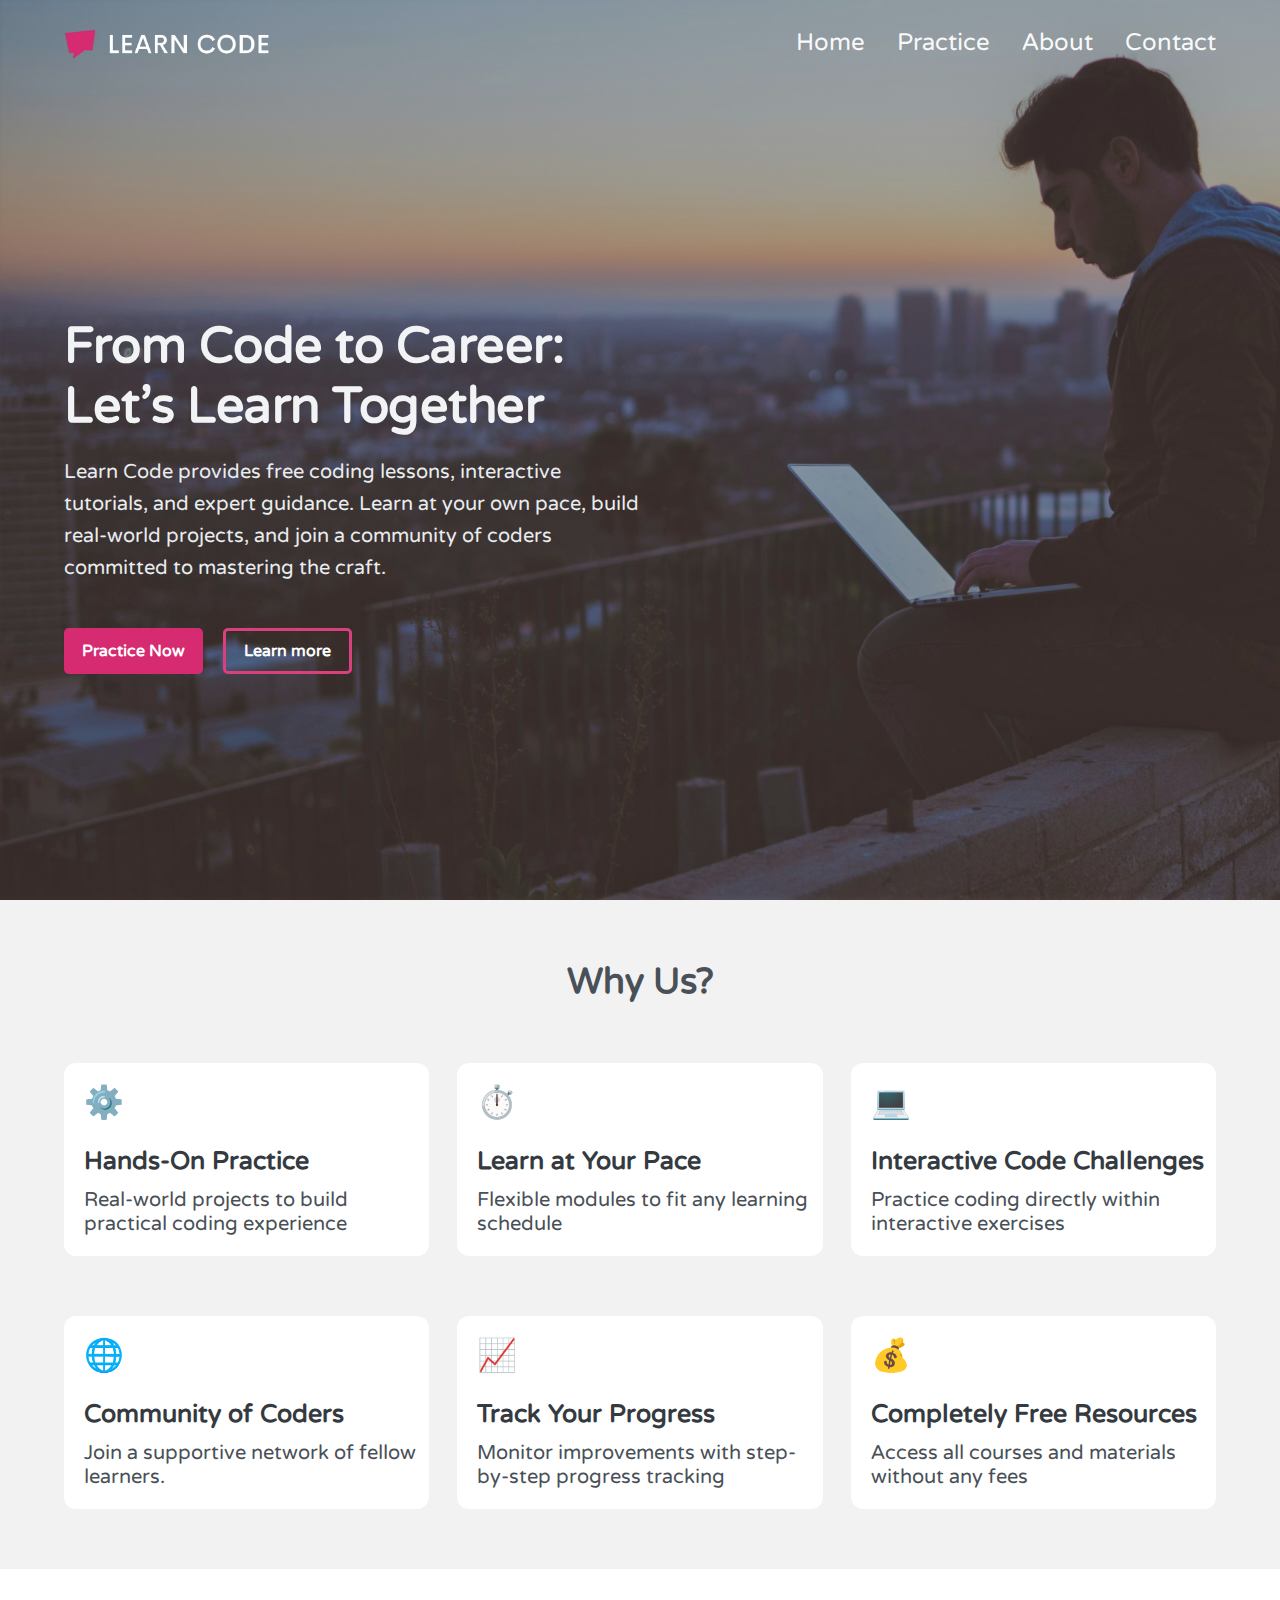
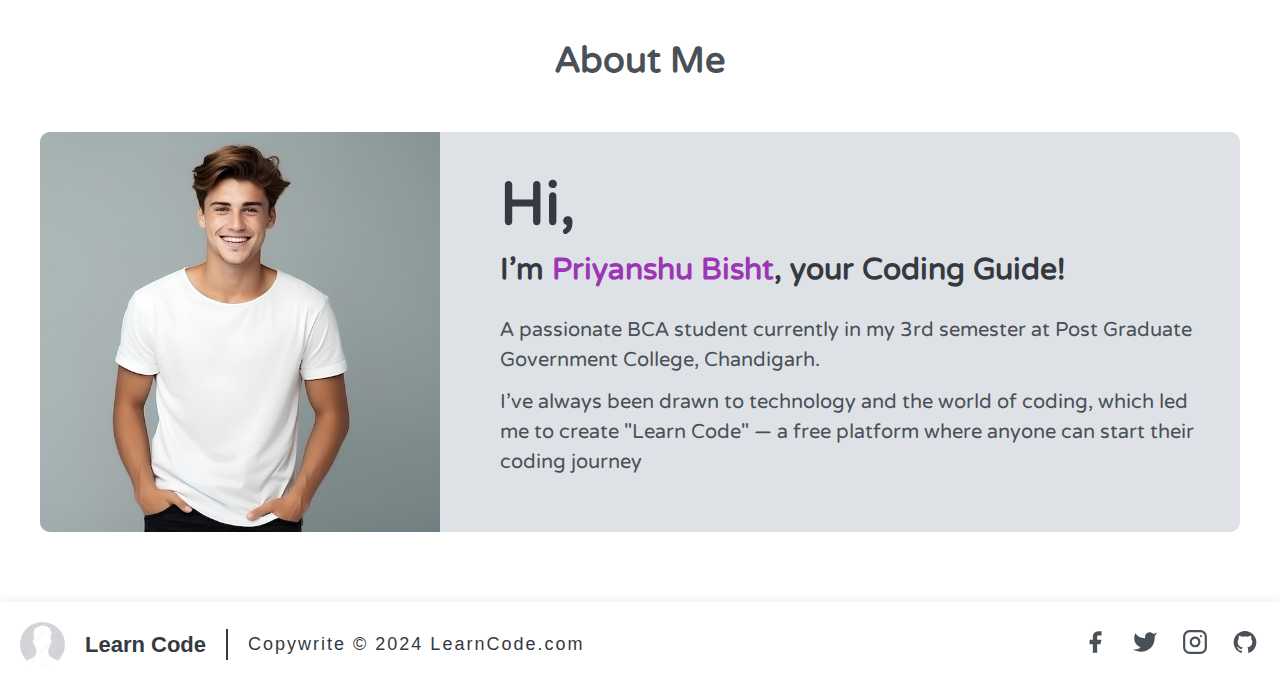
<file: index.html>
<!DOCTYPE html>
<html lang="en">
  <head>
    <meta charset="UTF-8" />
    <meta name="viewport" content="width=device-width, initial-scale=1.0" />
    <title>My Website</title>
    <link rel="stylesheet" href="CSS/style.css" />
  </head>
  <body>
    <header>
      <nav class="nav" id="nav">
        <img src="Images/1000031778-removebg-preview.png" />
        <a href="index.html">Home</a>
        <a href="Page/DS.html">Practice</a>
        <a href="#About">About</a>
        <a href="#Contact">Contact</a>
      </nav>

      <div class="main-page">
        <div class="main-page-inner">
          <h1 class="main-page-head">
            From Code to Career: Let's Learn Together
          </h1>
          <p class="main-page-text">
            Learn Code provides free coding lessons, interactive tutorials, and
            expert guidance. Learn at your own pace, build real-world projects,
            and join a community of coders committed to mastering the craft.
          </p>
          <div class="main-page-btn">
            <button class="btn-main">Practice Now</button>
            <button class="btn-com">Learn more</button>
          </div>
        </div>
      </div>
    </header>

    <section class="Features">
      <h2>Why Us?</h2>
      <div class="Feature-grid">
        <div class="Feature-box">
          <span>⚙️</span>
          <h3>Hands-On Practice</h3>
          <p>Real-world projects to build practical coding experience</p>
        </div>
        <div class="Feature-box">
          <span>⏱️</span>
          <h3>Learn at Your Pace</h3>
          <p>Flexible modules to fit any learning schedule</p>
        </div>
        <div class="Feature-box">
          <span>💻</span>
          <h3>Interactive Code Challenges</h3>
          <p>Practice coding directly within interactive exercises</p>
        </div>
        <div class="Feature-box">
          <span>🌐</span>
          <h3>Community of Coders</h3>
          <p>Join a supportive network of fellow learners.</p>
        </div>
        <div class="Feature-box">
          <span>📈</span>
          <h3>Track Your Progress</h3>
          <p>Monitor improvements with step-by-step progress tracking</p>
        </div>
        <div class="Feature-box">
          <span>💰</span>
          <h3>Completely Free Resources</h3>
          <p>Access all courses and materials without any fees</p>
        </div>
      </div>
    </section>

    <section class="About-me" id="About">
      <h2>About Me</h2>
      <div class="About-section">
        <img src="Images/About.jpg" />
        <div class="About-text">
          <h3>I'm <span>Priyanshu Bisht</span>, your Coding Guide!</h3>
          <p>
            A passionate BCA student currently in my 3rd semester at Post
            Graduate Government College, Chandigarh.
          </p>
          <p>
            I’ve always been drawn to technology and the world of coding, which
            led me to create "Learn Code" — a free platform where anyone can
            start their coding journey
          </p>
        </div>
      </div>
    </section>
    <footer id="Contact">
      <img src="Images/profile.jpg" />
      <p>Learn Code</p>
      <span>Copywrite &copy; 2024 LearnCode.com </span>

      <a
        href="https://www.facebook.com/"
        aria-label="facebook"
        target="_blank"
        rel="noreferrer"
        class="links"
        ><svg
          fill="currentColor"
          stroke-linecap="round"
          stroke-linejoin="round"
          stroke-width="2"
          class="w-5 h-5"
          viewBox="0 0 24 24"
        >
          <path
            d="M18 2h-3a5 5 0 00-5 5v3H7v4h3v8h4v-8h3l1-4h-4V7a1 1 0 011-1h3z"
          ></path>
        </svg>
      </a>

      <a
        href="https://www.twitter.com/"
        aria-label="twitter"
        target="_blank"
        rel="noreferrer"
        class="links"
      >
        <svg
          fill="currentColor"
          stroke-linecap="round"
          stroke-linejoin="round"
          stroke-width="2"
          class="w-5 h-5"
          viewBox="0 0 24 24"
        >
          <path
            d="M23 3a10.9 10.9 0 01-3.14 1.53 4.48 4.48 0 00-7.86 3v1A10.66 10.66 0 013 4s-4 9 5 13a11.64 11.64 0 01-7 2c9 5 20 0 20-11.5a4.5 4.5 0 00-.08-.83A7.72 7.72 0 0023 3z"
          ></path>
        </svg>
      </a>

      <a
        href="https://www.instagram.com/"
        aria-label="instagram"
        target="_blank"
        rel="noreferrer"
        class="links"
        ><svg
          fill="none"
          stroke="currentColor"
          stroke-linecap="round"
          stroke-linejoin="round"
          stroke-width="2"
          class="w-5 h-5"
          viewBox="0 0 24 24"
        >
          <rect width="20" height="20" x="2" y="2" rx="5" ry="5"></rect>
          <path
            d="M16 11.37A4 4 0 1112.63 8 4 4 0 0116 11.37zm1.5-4.87h.01"
          ></path>
        </svg>
      </a>

      <a
        href="https://www.github.com/"
        aria-label="github"
        target="_blank"
        rel="noreferrer"
        class="links"
        ><svg
          stroke="currentColor"
          fill="currentColor"
          stroke-width="0"
          viewBox="0 0 1024 1024"
          class="text-xl"
          height="1em"
          width="1em"
          xmlns="http://www.w3.org/2000/svg"
        >
          <path
            d="M511.6 76.3C264.3 76.2 64 276.4 64 523.5 64 718.9 189.3 885 363.8 946c23.5 5.9 19.9-10.8 19.9-22.2v-77.5c-135.7 15.9-141.2-73.9-150.3-88.9C215 726 171.5 718 184.5 703c30.9-15.9 62.4 4 98.9 57.9 26.4 39.1 77.9 32.5 104 26 5.7-23.5 17.9-44.5 34.7-60.8-140.6-25.2-199.2-111-199.2-213 0-49.5 16.3-95 48.3-131.7-20.4-60.5 1.9-112.3 4.9-120 58.1-5.2 118.5 41.6 123.2 45.3 33-8.9 70.7-13.6 112.9-13.6 42.4 0 80.2 4.9 113.5 13.9 11.3-8.6 67.3-48.8 121.3-43.9 2.9 7.7 24.7 58.3 5.5 118 32.4 36.8 48.9 82.7 48.9 132.3 0 102.2-59 188.1-200 212.9a127.5 127.5 0 0 1 38.1 91v112.5c.8 9 0 17.9 15 17.9 177.1-59.7 304.6-227 304.6-424.1 0-247.2-200.4-447.3-447.5-447.3z"
          ></path>
        </svg>
      </a>
    </footer>
  </body>
</html>
</file>
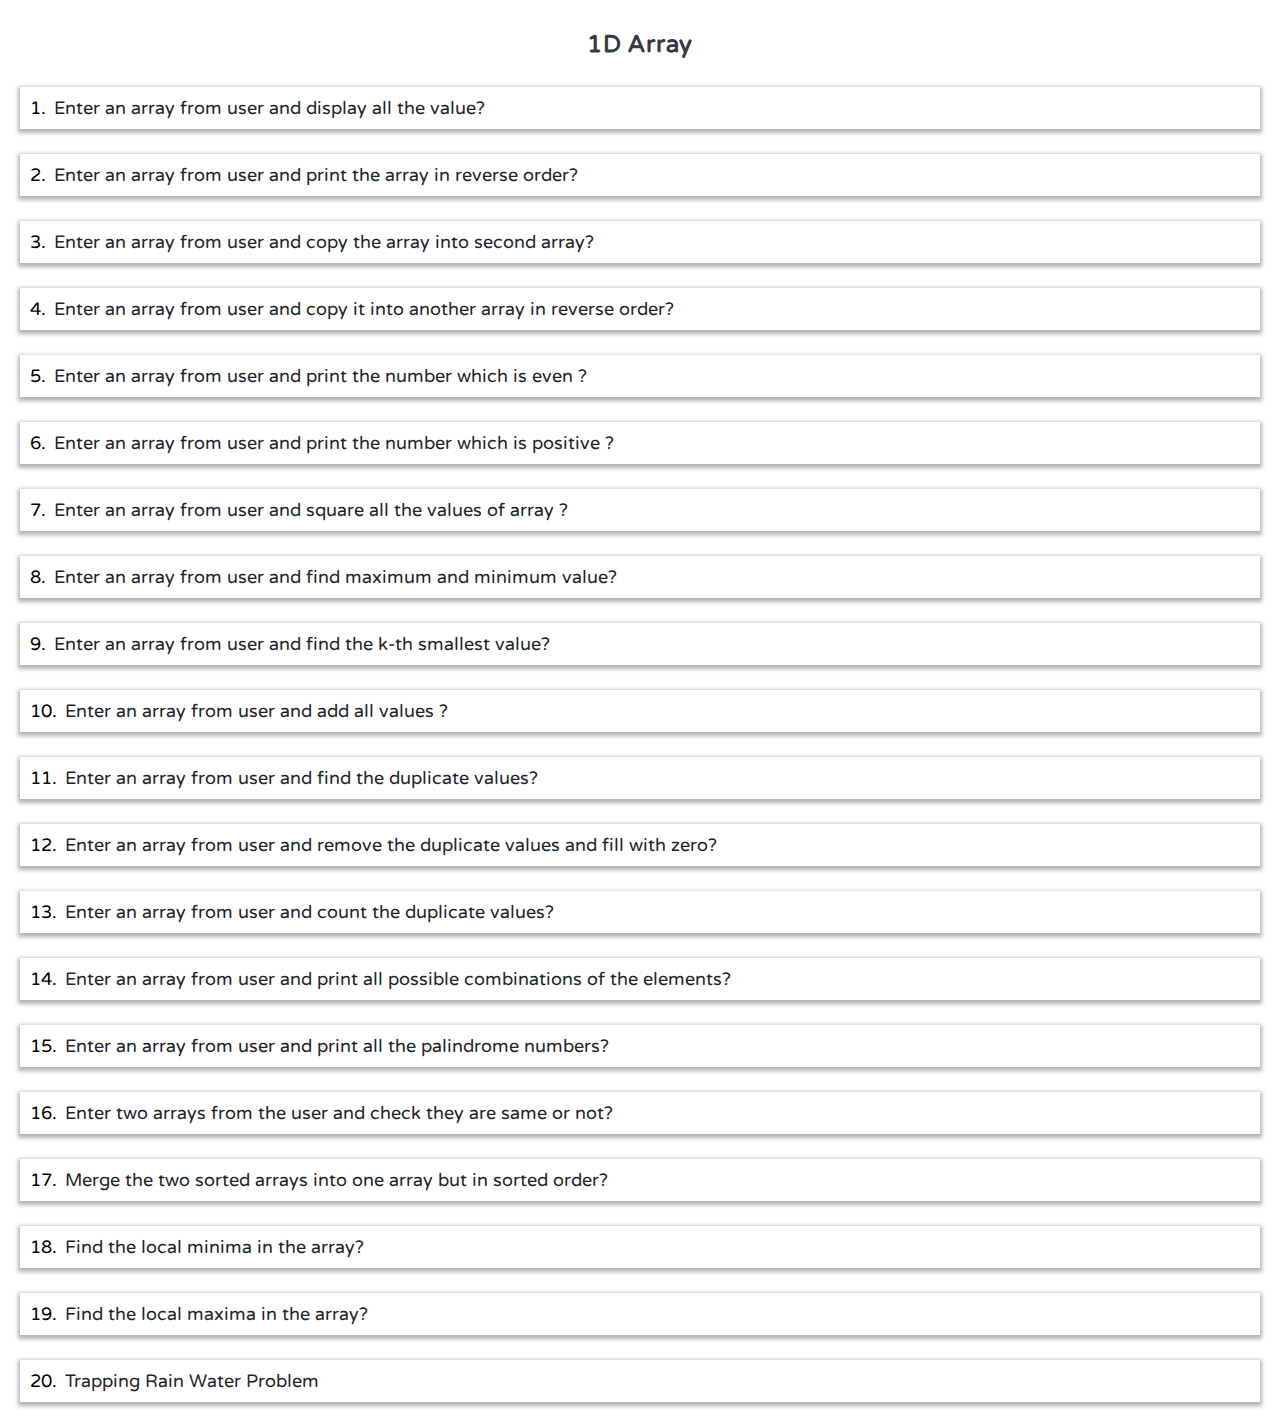
<file: Page/1DArray.html>
<!DOCTYPE html>
<html lang="en">
  <head>
    <title>My Sidebar</title>
    <link rel="stylesheet" href="../CSS/1DArray.css" />
  </head>

  <body>
    <section class="Sidebar">
      <span>1D Array</span>

      <div>
        <p>1.</p>
        <a href="DS.html#1darr1" target="_parent"
          >Enter an array from user and display all the value?</a
        >
      </div>
      <div>
        <p>2.</p>
        <a href="DS.html#1darr2" target="_parent"
          >Enter an array from user and print the array in reverse order?</a
        >
      </div>
      <div>
        <p>3.</p>
        <a href="DS.html#1darr3" target="_parent"
          >Enter an array from user and copy the array into second array?</a
        >
      </div>
      <div>
        <p>4.</p>
        <a href="DS.html#1darr4" target="_parent"
          >Enter an array from user and copy it into another array in reverse
          order?</a
        >
      </div>
      <div>
        <p>5.</p>
        <a href="DS.html#1darr5" target="_parent"
          >Enter an array from user and print the number which is even ?</a
        >
      </div>
      <div>
        <p>6.</p>
        <a href="DS.html#1darr6" target="_parent"
          >Enter an array from user and print the number which is positive ?</a
        >
      </div>
      <div>
        <p>7.</p>
        <a href="DS.html#1darr7" target="_parent"
          >Enter an array from user and square all the values of array ?</a
        >
      </div>
      <div>
        <p>8.</p>
        <a href="DS.html#1darr8" target="_parent"
          >Enter an array from user and find maximum and minimum value?</a
        >
      </div>
      <div>
        <p>9.</p>
        <a href="DS.html#1darr9" target="_parent"
          >Enter an array from user and find the k-th smallest value?</a
        >
      </div>
      <div>
        <p>10.</p>
        <a href="DS.html#1darr10" target="_parent"
          >Enter an array from user and add all values ?</a
        >
      </div>
      <div>
        <p>11.</p>
        <a href="DS.html#1darr11" target="_parent"
          >Enter an array from user and find the duplicate values?</a
        >
      </div>
      <div>
        <p>12.</p>
        <a href="DS.html#1darr12" target="_parent"
          >Enter an array from user and remove the duplicate values and fill
          with zero?</a
        >
      </div>
      <div>
        <p>13.</p>
        <a href="DS.html#1darr13" target="_parent"
          >Enter an array from user and count the duplicate values?</a
        >
      </div>
      <div>
        <p>14.</p>
        <a href="DS.html#1darr14" target="_parent"
          >Enter an array from user and print all possible combinations of the
          elements?</a
        >
      </div>
      <div>
        <p>15.</p>
        <a href="DS.html#1darr15" target="_parent"
          >Enter an array from user and print all the palindrome numbers?</a
        >
      </div>
      <div>
        <p>16.</p>
        <a href="DS.html#1darr16" target="_parent"
          >Enter two arrays from the user and check they are same or not?</a
        >
      </div>
      <div>
        <p>17.</p>
        <a href="DS.html#1darr17" target="_parent"
          >Merge the two sorted arrays into one array but in sorted order?</a
        >
      </div>
      <div>
        <p>18.</p>
        <a href="DS.html#1darr18" target="_parent"
          >Find the local minima in the array?
        </a>
      </div>
      <div>
        <p>19.</p>
        <a href="DS.html#1darr19" target="_parent"
          >Find the local maxima in the array?
        </a>
      </div>
      <div>
        <p>20.</p>
        <a href="DS.html#1darr20" target="_parent"
          >Trapping Rain Water Problem</a
        >
      </div>
    </section>
  </body>
</html>
</file>
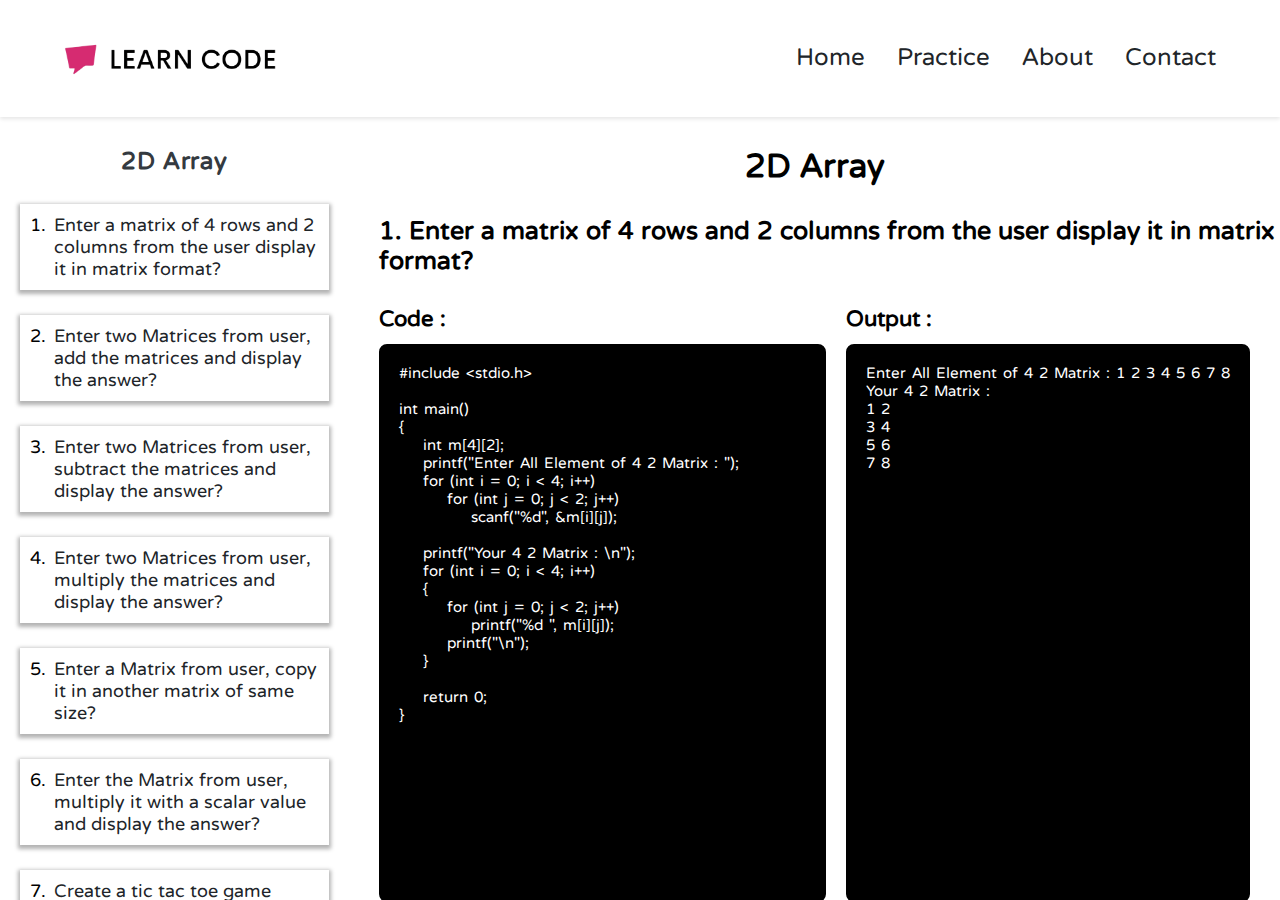
<file: Page/2DArray.html>
<!DOCTYPE html>
<html lang="en">
  <head>
    <meta charset="UTF-8" />
    <meta name="viewport" content="width=device-width, initial-scale=1.0" />
    <title>My Website</title>
    <link rel="stylesheet" href="../CSS/ALL.css" />
  </head>
  <body>
    <header>
      <nav class="nav" id="nav">
        <img src="../Images/1000031782-removebg-preview.png" />
        <a href="../index.html">Home</a>
        <a href="DS.html">Practice</a>
        <a href="../index.html#About">About</a>
        <a href="#Contact">Contact</a>
      </nav>
    </header>

    <main>
      <section class="Sidebar">
        <span>2D Array</span>

        <div>
          <p>1.</p>
          <a href="2DArray.html#2darr1"
            >Enter a matrix of 4 rows and 2 columns from the user display it in
            matrix format?</a
          >
        </div>
        <div>
          <p>2.</p>
          <a href="2DArray.html#2darr2"
            >Enter two Matrices from user, add the matrices and display the
            answer?</a
          >
        </div>
        <div>
          <p>3.</p>
          <a href="2DArray.html#2darr3"
            >Enter two Matrices from user, subtract the matrices and display the
            answer?</a
          >
        </div>
        <div>
          <p>4.</p>
          <a href="2DArray.html#2darr4"
            >Enter two Matrices from user, multiply the matrices and display the
            answer?</a
          >
        </div>
        <div>
          <p>5.</p>
          <a href="2DArray.html#2darr5"
            >Enter a Matrix from user, copy it in another matrix of same
            size?</a
          >
        </div>
        <div>
          <p>6.</p>
          <a href="2DArray.html#2darr6"
            >Enter the Matrix from user, multiply it with a scalar value and
            display the answer?</a
          >
        </div>
        <div>
          <p>7.</p>
          <a href="2DArray.html#2darr7"
            >Create a tic tac toe game using 2D Arrays.</a
          >
        </div>
      </section>

      <section class="Content">
        <h2>2D Array</h2>
        <div id="2darr1" class="Content-box">
          <h3>
            1. Enter a matrix of 4 rows and 2 columns from the user display it
            in matrix format?
          </h3>
          <div class="code-box">
            <div class="code">
              <h4>Code :</h4>
              <pre>
#include &lt;stdio.h>

int main()
{
    int m[4][2];
    printf("Enter All Element of 4 2 Matrix : ");
    for (int i = 0; i < 4; i++)
        for (int j = 0; j < 2; j++)
            scanf("%d", &m[i][j]);

    printf("Your 4 2 Matrix : \n");
    for (int i = 0; i < 4; i++)
    {
        for (int j = 0; j < 2; j++)
            printf("%d ", m[i][j]);
        printf("\n");
    }

    return 0;
}
        </pre
              >
            </div>
            <div class="output">
              <h4>Output :</h4>
              <pre>
Enter All Element of 4 2 Matrix : 1 2 3 4 5 6 7 8
Your 4 2 Matrix : 
1 2
3 4
5 6
7 8
                                        </pre
              >
            </div>
          </div>
        </div>

        <div id="2darr2" class="Content-box">
          <h3>
            2. Enter two Matrices from user, add the matrices and display the
            answer?
          </h3>
          <div class="code-box">
            <div class="code">
              <h4>Code :</h4>
              <pre>
#include &lt;stdio.h>

int main()
{
    int r = 3, c = 3;
    printf("Enter the no. of Rows and Columns : ");
    scanf("%d %d", &r, &c);

    int m1[r][c], m2[r][c], sum[r][c];
    printf("Enter All %d Element of 1st Matrix : ", r * c);
    for (int i = 0; i < r; i++)
        for (int j = 0; j < c; j++)
            scanf("%d", &m1[i][j]);

    printf("Enter All %d Element of 2nd Matrix : ", r * c);
    for (int i = 0; i < r; i++)
        for (int j = 0; j < c; j++)
        {
            scanf("%d", &m2[i][j]);
            sum[i][j] = m1[i][j] + m2[i][j];
        }

    printf("\nYour 1st Matrix : \n");
    for (int i = 0; i < r; i++)
    {
        for (int j = 0; j < c; j++)
            printf("%d ", m1[i][j]);
        printf("\n");
    }

    printf("\nYour 2nd Matrix : \n");
    for (int i = 0; i < r; i++)
    {
        for (int j = 0; j < c; j++)
            printf("%d ", m2[i][j]);
        printf("\n");
    }

    printf("\nSum Matrix : \n");
    for (int i = 0; i < r; i++)
    {
        for (int j = 0; j < c; j++)
            printf("%d ", sum[i][j]);
        printf("\n");
    }

    return 0;
}
        </pre
              >
            </div>
            <div class="output">
              <h4>Output :</h4>
              <pre>
Enter the no. of Rows and Columns : 3 3
Enter All 9 Element of 1st Matrix : 1 2 3 4 5 6 7 8 9
Enter All 9 Element of 2nd Matrix : 9 8 7 6 5 4 3 2 1

Your 1st Matrix :
1 2 3
4 5 6
7 8 9

Your 2nd Matrix :
9 8 7
6 5 4
3 2 1

Sum Matrix :
10 10 10
10 10 10
10 10 10
                                        </pre
              >
            </div>
          </div>
        </div>

        <div id="2darr3" class="Content-box">
          <h3>
            3. Enter two Matrices from user, subtract the matrices and display
            the answer?
          </h3>
          <div class="code-box">
            <div class="code">
              <h4>Code :</h4>
              <pre>
#include &lt;stdio.h>

int main()
{
    int r = 3, c = 3;
    printf("Enter the no. of Rows and Columns : ");
    scanf("%d %d", &r, &c);

    int m1[r][c], m2[r][c], sub[r][c];
    printf("Enter All %d Element of 1st Matrix : ", r * c);
    for (int i = 0; i < r; i++)
        for (int j = 0; j < c; j++)
            scanf("%d", &m1[i][j]);

    printf("Enter All %d Element of 2nd Matrix : ", r * c);
    for (int i = 0; i < r; i++)
        for (int j = 0; j < c; j++)
        {
            scanf("%d", &m2[i][j]);
            sub[i][j] = m1[i][j] - m2[i][j];
        }

    printf("\nYour 1st Matrix : \n");
    for (int i = 0; i < r; i++)
    {
        for (int j = 0; j < c; j++)
            printf("%d ", m1[i][j]);
        printf("\n");
    }

    printf("\nYour 2nd Matrix : \n");
    for (int i = 0; i < r; i++)
    {
        for (int j = 0; j < c; j++)
            printf("%d ", m2[i][j]);
        printf("\n");
    }

    printf("\nResulting Matrix : \n");
    for (int i = 0; i < r; i++)
    {
        for (int j = 0; j < c; j++)
            printf("%d ", sub[i][j]);
        printf("\n");
    }

    return 0;
}
        </pre
              >
            </div>
            <div class="output">
              <h4>Output :</h4>
              <pre>
Enter All 9 Element of 1st Matrix : 1 2 1 2 3 2 3 4 3
Enter All 9 Element of 2nd Matrix : 1 1 1 2 2 2 3 3 3

Your 1st Matrix :
1 2 1
2 3 2
3 4 3

Your 2nd Matrix :
1 1 1
2 2 2
3 3 3

Resulting Matrix :
0 1 0
0 1 0
0 1 0
                                        </pre
              >
            </div>
          </div>
        </div>

        <div id="2darr4" class="Content-box">
          <h3>
            4. Enter two Matrices from user, multiply the matrices and display
            the answer?
          </h3>
          <div class="code-box">
            <div class="code">
              <h4>Code :</h4>
              <pre>
#include &lt;stdio.h>

int main()
{
    int r1 = 3, c1 = 3, r2 = 3, c2 = 3;
    printf("Enter the no. of Rows and Columns 1st Matrix: ");
    scanf("%d %d", &r1, &c1);

    int m1[r1][c1];
    printf("Enter All %d Element of 1st Matrix : ", r1 * c1);
    for (int i = 0; i < r1; i++)
        for (int j = 0; j < c1; j++)
            scanf("%d", &m1[i][j]);

    printf("Enter the no. of Rows and Columns 2nd Matrix: ");
    scanf("%d %d", &r2, &c2);

    if (c1 == r2)
    {
        int m2[r2][c2], mul[r1][c2];
        printf("Enter All %d Element of 2nd Matrix : ", r2 * c2);
        for (int i = 0; i < r2; i++)
            for (int j = 0; j < c2; j++)
                scanf("%d", &m2[i][j]);

        printf("\nYour 1st Matrix : \n");
        for (int i = 0; i < r1; i++)
        {
            for (int j = 0; j < c1; j++)
                printf("%d ", m1[i][j]);
            printf("\n");
        }

        printf("\nYour 2nd Matrix : \n");
        for (int i = 0; i < r2; i++)
        {
            for (int j = 0; j < c2; j++)
                printf("%d ", m2[i][j]);
            printf("\n");
        }

        for (int i = 0; i < r1; i++)
            for (int j = 0; j < c2; j++)
            {
                mul[i][j] = 0;
                for (int k = 0; k < c1; k++)
                    mul[i][j] += m1[i][k] * m2[k][j];
            }

        printf("\nResulting Matrix : \n");
        for (int i = 0; i < r1; i++)
        {
            for (int j = 0; j < c2; j++)
                printf("%d ", mul[i][j]);
            printf("\n");
        }
    }
    else
        printf("Multiplication not Possible!\n");
    return 0;
}
        </pre
              >
            </div>
            <div class="output">
              <h4>Output :</h4>
              <pre>
Enter All 4 Element of 1st Matrix : 1 2 3 4
Enter the no. of Rows and Columns 2nd Matrix: 2 2
Enter All 4 Element of 2nd Matrix : 2 1 2 1

Your 1st Matrix :
1 2
3 4

Your 2nd Matrix :
2 1
2 1

Resulting Matrix :
6 3
14 7
                                        </pre
              >
            </div>
          </div>
        </div>

        <div id="2darr5" class="Content-box">
          <h3>
            5. Enter a Matrix from user, copy it in another matrix of same size?
          </h3>
          <div class="code-box">
            <div class="code">
              <h4>Code :</h4>
              <pre>
#include &lt;stdio.h>

int main()
{
    int r = 3, c = 3;
    printf("Enter the no. of Rows and Columns : ");
    scanf("%d %d", &r, &c);

    int m[r][c], copy[r][c];
    printf("Enter All %d Element of Matrix : ", r * c);
    for (int i = 0; i < r; i++)
        for (int j = 0; j < c; j++)
        {
            scanf("%d", &m[i][j]);
            copy[i][j] = m[i][j];
        }

    printf("\nYour Copied Matrix : \n");
    for (int i = 0; i < r; i++)
    {
        for (int j = 0; j < c; j++)
            printf("%d ", copy[i][j]);
        printf("\n");
    }

    return 0;
}
        </pre
              >
            </div>
            <div class="output">
              <h4>Output :</h4>
              <pre>
Enter the no. of Rows and Columns : 3 3
Enter All 9 Element of Matrix : 1 2 3 4 5 6 7 8 9

Your Copied Matrix :
1 2 3
4 5 6
7 8 9
                                        </pre
              >
            </div>
          </div>
        </div>

        <div id="2darr6" class="Content-box">
          <h3>
            6. Enter the Matrix from user, multiply it with a scalar value and
            display the answer?
          </h3>
          <div class="code-box">
            <div class="code">
              <h4>Code :</h4>
              <pre>
#include &lt;stdio.h>

int main()
{
    int x = 10, r = 3, c = 3;
    printf("Enter the Scalar Quantity : ");
    scanf("%d", &x);
    printf("Enter the no. of Rows and Columns : ");
    scanf("%d %d", &r, &c);

    int m[r][c];
    printf("Enter All %d Element of Matrix : ", r * c);
    for (int i = 0; i < r; i++)
        for (int j = 0; j < c; j++)
        {
            scanf("%d", &m[i][j]);
            m[i][j] *= x;
        }

    printf("\nResulting Matrix : \n");
    for (int i = 0; i < r; i++)
    {
        for (int j = 0; j < c; j++)
            printf("%d ", m[i][j]);
        printf("\n");
    }

    return 0;
}
              </pre>
            </div>
            <div class="output">
              <h4>Output :</h4>
              <pre>
Enter the Scalar Quantity : 5
Enter the no. of Rows and Columns : 3 3
Enter All 9 Element of Matrix : 1 2 3 4 5 6 7 8 9

Resulting Matrix :
5 10 15
20 25 30
35 40 45
              </pre>
            </div>
          </div>
        </div>

        <div id="2darr7" class="Content-box">
          <h3>7. Create a tic tac toe game using 2D Arrays.</h3>
          <div class="code-box">
            <div class="code">
              <h4>Code :</h4>
              <pre>
#include &lt;stdio.h>

int main()
{
    int fw = 0, xi, xj, oi, oj, k = 1;
    char game[3][3] = {0};
    while (!fw && k * 2 < 9)
    {
        printf("\nEnter the First Turn Cordinates (O) : ");
        scanf("%d %d", &oi, &oj);

        while (oi < 1 || oi > 3 || oj < 1 || oj > 3)
        {
            printf("Wrong Coordinates of (O)! Try Again\n");
            printf("Enter the First Turn Cordinates (O) : ");
            scanf("%d %d", &oi, &oj);
        }
        while (game[oi - 1][oj - 1] != '\0')
        {
            printf("Already Occupied Coordinate! Try Again\n");
            printf("Enter the First Turn Cordinates (O) : ");
            scanf("%d %d", &oi, &oj);
        }
        game[oi - 1][oj - 1] = 'O';

        printf("Enter the Second Turn Cordinates (X) : ");
        scanf("%d %d", &xi, &xj);

        while (xi < 1 || xi > 3 || xj < 1 || xj > 3)
        {
            printf("Wrong Coordinates of (X)! Try Again\n");
            printf("Enter the First Turn Cordinates (X) : ");
            scanf("%d %d", &xi, &xj);
        }

        while (game[xi - 1][xj - 1] != '\0' || game[xi - 1][xj - 1]
         == 'O')
        {
            printf("Already Occupied Coordinates! Try Again\n");
            printf("Enter the First Turn Cordinates (X) : ");
            scanf("%d %d", &xi, &xj);
        }
        game[xi - 1][xj - 1] = 'X';

        printf("\n%d Times\n", k++);
        for (int i = 0; i < 3; i++)
        {
            for (int j = 0; j < 3; j++)
            {
                if (game[i][j] == '\0')
                    printf("  ");
                else
                    printf("%c ", game[i][j]);
                (j != 2) ? printf("| ") : printf(" ");
            }
            printf("\n");
        }

        for (int i = 0; i < 3; i++)
        {
            if (game[i][0] == game[i][1] && game[i][1] == 
            game[i][2] && game[i][0] != '\0')
            {
                if (game[i][0] == 'X')
                    printf("\nX wins");
                else if (game[i][0] == 'O')
                    printf("\nO wins");
                fw = 1;
                break;
            }
            else if (game[0][i] == game[1][i] && game[1][i] 
            == game[2][i] && game[0][i] != '\0')
            {
                if (game[0][i] == 'X')
                    printf("\nX wins");
                else if (game[0][i] == 'O')
                    printf("\nO wins");
                fw = 1;
                break;
            }
        }
        if (game[0][0] == game[1][1] && game[1][1] 
        == game[2][2] && game[0][0] != '\0')
        {
            if (game[0][0] == 'X')
                printf("\nX wins");
            else if (game[0][0] == 'O')
                printf("\nO wins");
            fw = 1;
        }
        else if (game[0][2] == game[1][1] && game[1][1] 
        == game[2][0] && game[0][2] != '\0')
        {
            if (game[0][2] == 'X')
                printf("\nX wins");
            else if (game[0][2] == 'O')
                printf("\nO wins");
            fw = 1;
        }
    }
    return 0;
}</pre
              >
            </div>
            <div class="output">
              <h4>Output :</h4>
              <pre>
Enter the First Turn Cordinates (O) : 1 1
Enter the Second Turn Cordinates (X) : 2 2

1 Times
O |   |
  | X |
  |   |

Enter the First Turn Cordinates (O) : 2 3
Enter the Second Turn Cordinates (X) : 2 1

2 Times
O |   |
X | X | O
  |   |

Enter the First Turn Cordinates (O) : 1 3
Enter the Second Turn Cordinates (X) : 3 1

3 Times
O |   | O
X | X | O
X |   |

Enter the First Turn Cordinates (O) : 3 3
Enter the Second Turn Cordinates (X) : 1 2

4 Times
O | X | O
X | X | O
X |   | O

O wins</pre
              >
            </div>
          </div>
        </div>

        <footer id="Contact">
          <img src="../Images/profile.jpg" />
          <p>Learn Code</p>
          <span>Copywrite &copy; 2024 LearnCode.com </span>

          <a
            href="https://www.facebook.com/"
            aria-label="facebook"
            target="_blank"
            rel="noreferrer"
            class="links"
            ><svg
              fill="currentColor"
              stroke-linecap="round"
              stroke-linejoin="round"
              stroke-width="2"
              class="w-5 h-5"
              viewBox="0 0 24 24"
            >
              <path
                d="M18 2h-3a5 5 0 00-5 5v3H7v4h3v8h4v-8h3l1-4h-4V7a1 1 0 011-1h3z"
              ></path>
            </svg>
          </a>

          <a
            href="https://www.twitter.com/"
            aria-label="twitter"
            target="_blank"
            rel="noreferrer"
            class="links"
          >
            <svg
              fill="currentColor"
              stroke-linecap="round"
              stroke-linejoin="round"
              stroke-width="2"
              class="w-5 h-5"
              viewBox="0 0 24 24"
            >
              <path
                d="M23 3a10.9 10.9 0 01-3.14 1.53 4.48 4.48 0 00-7.86 3v1A10.66 10.66 0 013 4s-4 9 5 13a11.64 11.64 0 01-7 2c9 5 20 0 20-11.5a4.5 4.5 0 00-.08-.83A7.72 7.72 0 0023 3z"
              ></path>
            </svg>
          </a>

          <a
            href="https://www.instagram.com/"
            aria-label="instagram"
            target="_blank"
            rel="noreferrer"
            class="links"
            ><svg
              fill="none"
              stroke="currentColor"
              stroke-linecap="round"
              stroke-linejoin="round"
              stroke-width="2"
              class="w-5 h-5"
              viewBox="0 0 24 24"
            >
              <rect width="20" height="20" x="2" y="2" rx="5" ry="5"></rect>
              <path
                d="M16 11.37A4 4 0 1112.63 8 4 4 0 0116 11.37zm1.5-4.87h.01"
              ></path>
            </svg>
          </a>

          <a
            href="https://www.github.com/"
            aria-label="github"
            target="_blank"
            rel="noreferrer"
            class="links"
            ><svg
              stroke="currentColor"
              fill="currentColor"
              stroke-width="0"
              viewBox="0 0 1024 1024"
              class="text-xl"
              height="1em"
              width="1em"
              xmlns="http://www.w3.org/2000/svg"
            >
              <path
                d="M511.6 76.3C264.3 76.2 64 276.4 64 523.5 64 718.9 189.3 885 363.8 946c23.5 5.9 19.9-10.8 19.9-22.2v-77.5c-135.7 15.9-141.2-73.9-150.3-88.9C215 726 171.5 718 184.5 703c30.9-15.9 62.4 4 98.9 57.9 26.4 39.1 77.9 32.5 104 26 5.7-23.5 17.9-44.5 34.7-60.8-140.6-25.2-199.2-111-199.2-213 0-49.5 16.3-95 48.3-131.7-20.4-60.5 1.9-112.3 4.9-120 58.1-5.2 118.5 41.6 123.2 45.3 33-8.9 70.7-13.6 112.9-13.6 42.4 0 80.2 4.9 113.5 13.9 11.3-8.6 67.3-48.8 121.3-43.9 2.9 7.7 24.7 58.3 5.5 118 32.4 36.8 48.9 82.7 48.9 132.3 0 102.2-59 188.1-200 212.9a127.5 127.5 0 0 1 38.1 91v112.5c.8 9 0 17.9 15 17.9 177.1-59.7 304.6-227 304.6-424.1 0-247.2-200.4-447.3-447.5-447.3z"
              ></path>
            </svg>
          </a>
        </footer>
      </section>
    </main>
  </body>
</html>
</file>
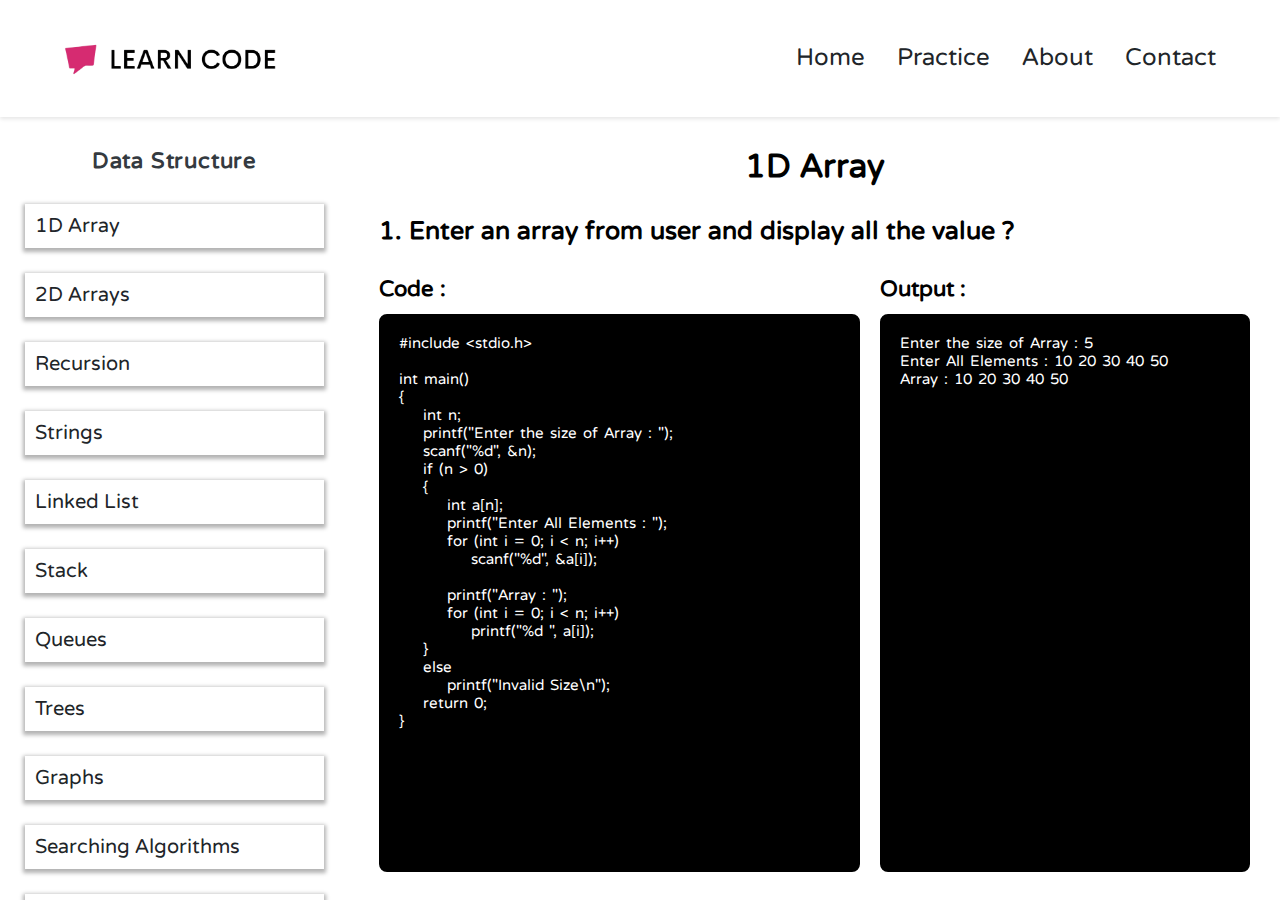
<file: Page/DS.html>
<!DOCTYPE html>
<html lang="en">
  <head>
    <meta charset="UTF-8" />
    <meta name="viewport" content="width=device-width, initial-scale=1.0" />
    <title>My Website</title>
    <link rel="stylesheet" href="../CSS/DS.css" />
  </head>
  <body>
    <header>
      <nav class="nav" id="nav">
        <img src="../Images/1000031782-removebg-preview.png" />
        <a href="../index.html">Home</a>
        <a href="DS.html">Practice</a>
        <a href="../index.html#About">About</a>
        <a href="#Contact">Contact</a>
      </nav>
    </header>

    <main>
      <iframe src="Sidebar.html" class="Sidebar" name="ifram"> </iframe>
      <section class="Content">
        <h2>1D Array</h2>
        <div id="1darr1" class="Content-box">
          <h3>1. Enter an array from user and display all the value ?</h3>
          <div class="code-box">
            <div class="code">
              <h4>Code :</h4>
              <pre>
#include &lt;stdio.h>

int main()
{
    int n;
    printf("Enter the size of Array : ");
    scanf("%d", &n);
    if (n > 0)
    {
        int a[n];
        printf("Enter All Elements : ");
        for (int i = 0; i < n; i++)
            scanf("%d", &a[i]);

        printf("Array : ");
        for (int i = 0; i < n; i++)
            printf("%d ", a[i]);
    }
    else
        printf("Invalid Size\n");
    return 0;
}
        </pre
              >
            </div>
            <div class="output">
              <h4>Output :</h4>
              <pre>
Enter the size of Array : 5
Enter All Elements : 10 20 30 40 50
Array : 10 20 30 40 50 
                                        </pre
              >
            </div>
          </div>
        </div>

        <div id="1darr2" class="Content-box">
          <h3>
            2. Enter an array from user and print the array in reverse order
          </h3>
          <div class="code-box">
            <div class="code">
              <h4>Code :</h4>
              <pre>
#include &lt;stdio.h>

int main()
{
    int n;
    printf("Enter the size of Array : ");
    scanf("%d", &n);
    if (n > 0)
    {
        int a[n];
        printf("Enter All Elements : ");
        for (int i = 0; i < n; i++)
            scanf("%d", &a[i]);

        printf("Reverse Array : ");
        for (int i = n - 1; i >= 0; i--)
            printf("%d ", a[i]);
    }
    else
        printf("Invalid Size\n");
    return 0;
}
        </pre
              >
            </div>
            <div class="output">
              <h4>Output :</h4>
              <pre>
Enter the size of Array : 5
Enter All Elements : 1 2 3 4 5
Reverse Array : 5 4 3 2 1 
                                        </pre
              >
            </div>
          </div>
        </div>

        <div id="1darr3" class="Content-box">
          <h3>
            3. Enter an array from user and copy the array into second array?
          </h3>
          <div class="code-box">
            <div class="code">
              <h4>Code :</h4>
              <pre>
#include &lt;stdio.h>

int main()
{
    int n;
    printf("Enter the size of Array : ");
    scanf("%d", &n);
    if (n > 0)
    {
        int a[n], copy[n];
        printf("Enter All Elements : ");
        for (int i = 0; i < n; i++)
        {
            scanf("%d", &a[i]);
            copy[i] = a[i];
        }

        printf("Copied Array : ");
        for (int i = 0; i < n; i++)
            printf("%d ", copy[i]);
    }
    else
        printf("Invalid Size\n");
    return 0;
}
        </pre
              >
            </div>
            <div class="output">
              <h4>Output :</h4>
              <pre>
Enter the size of Array : 5
Enter All Elements : 1 2 3 4 5
Copied Array : 1 2 3 4 5 
                                        </pre
              >
            </div>
          </div>
        </div>

        <div id="1darr4" class="Content-box">
          <h3>
            4. Enter an array from user and copy it into another array in
            reverse order?
          </h3>
          <div class="code-box">
            <div class="code">
              <h4>Code :</h4>
              <pre>
#include &lt;stdio.h>

int main()
{
    int n;
    printf("Enter the size of Array : ");
    scanf("%d", &n);
    if (n > 0)
    {
        int a[n], copy[n];
        printf("Enter All Elements : ");
        for (int i = 0; i < n; i++)
        {
            scanf("%d", &a[i]);
            copy[n - 1 - i] = a[i];
        }

        printf("Copied Array (Copy in Reverse): ");
        for (int i = 0; i < n; i++)
            printf("%d ", copy[i]);
    }
    else
        printf("Invalid Size\n");
    return 0;
}
        </pre
              >
            </div>
            <div class="output">
              <h4>Output :</h4>
              <pre>
Enter the size of Array : 5
Enter All Elements : 1 2 3 4 5
Copied Array (Copy in Reverse): 5 4 3 2 1
                                        </pre
              >
            </div>
          </div>
        </div>

        <div id="1darr5" class="Content-box">
          <h3>
            5. Enter an array from user and print the number which is even ?
          </h3>
          <div class="code-box">
            <div class="code">
              <h4>Code :</h4>
              <pre>
#include &lt;stdio.h>

int main()
{
    int n;
    printf("Enter the size of Array : ");
    scanf("%d", &n);
    if (n > 0)
    {
        int a[n];
        printf("Enter All Elements : ");
        for (int i = 0; i < n; i++)
            scanf("%d", &a[i]);

        printf("Even numbers in Array : ");
        for (int i = 0; i < n; i++)
            if (a[i] % 2 == 0)
                printf("%d ", a[i]);
    }
    else
        printf("Invalid Size\n");
    return 0;
}
        </pre
              >
            </div>
            <div class="output">
              <h4>Output :</h4>
              <pre>
Enter the size of Array : 5 
Enter All Elements : 1 2 3 4 5
Even numbers in Array : 2 4
                                        </pre
              >
            </div>
          </div>
        </div>

        <div id="1darr6" class="Content-box">
          <h3>
            6. Enter an array from user and print the number which is positive ?
          </h3>
          <div class="code-box">
            <div class="code">
              <h4>Code :</h4>
              <pre>
#include &lt;stdio.h>

int main()
{
    int n;
    printf("Enter the size of Array : ");
    scanf("%d", &n);
    if (n > 0)
    {
        int a[n];
        printf("Enter All Elements : ");
        for (int i = 0; i < n; i++)
            scanf("%d", &a[i]);

        printf("Positive numbers in Array : ");
        for (int i = 0; i < n; i++)
            if (a[i] > 0)
                printf("%d ", a[i]);
    }
    else
        printf("Invalid Size\n");
    return 0;
}
              </pre>
            </div>
            <div class="output">
              <h4>Output :</h4>
              <pre>
Enter the size of Array : 6
Enter All Elements : -1 2 3 -4 5 6
Positive numbers in Array : 2 3 5 6
              </pre>
            </div>
          </div>
        </div>

        <div id="1darr7" class="Content-box">
          <h3>
            7. Enter an array from user and square all the values of array ?
          </h3>
          <div class="code-box">
            <div class="code">
              <h4>Code :</h4>
              <pre>
#include &lt;stdio.h>

int main()
{
    int n;
    printf("Enter the size of Array : ");
    scanf("%d", &n);
    if (n > 0)
    {
        int a[n];
        printf("Enter All Elements : ");
        for (int i = 0; i < n; i++)
        {
            scanf("%d", &a[i]);
            a[i] *= a[i];
        }

        printf("Array (Squared Elements): ");
        for (int i = 0; i < n; i++)
            printf("%d ", a[i]);
    }
    else
        printf("Invalid Size\n");
    return 0;
}
</pre
              >
            </div>
            <div class="output">
              <h4>Output :</h4>
              <pre>
Enter the size of Array : 5
Enter All Elements : 1 2 3 4 5
Array (Squared Elements): 1 4 9 16 25 
</pre
              >
            </div>
          </div>
        </div>

        <div id="1darr8" class="Content-box">
          <h3>
            8. Enter an array from user and find maximum and minimum value?
          </h3>
          <div class="code-box">
            <div class="code">
              <h4>Code :</h4>
              <pre>
#include &lt;stdio.h>

int main()
{
    int n;
    printf("Enter the size of Array : ");
    scanf("%d", &n);
    if (n > 0)
    {
        int a[n];
        printf("Enter All Elements : ");
        for (int i = 0; i < n; i++)
            scanf("%d", &a[i]);

        int small, big;
        small = big = a[0];
        for (int i = 0; i < n; i++)
        {
            if (small > a[i])
                small = a[i];
            else if (big < a[i])
                big = a[i];
        }
        printf("Maximum value : %d\n", big);
        printf("Minimum value : %d\n", small);
    }
    else
        printf("Invalid Size\n");
    return 0;
}
              </pre>
            </div>
            <div class="output">
              <h4>Output :</h4>
              <pre>
Enter the size of Array : 5
Enter All Elements : 10 20 0 100 50
Maximum value : 100
Minimum value : 0                        
              </pre>
            </div>
          </div>
        </div>

        <div id="1darr9" class="Content-box">
          <h3>9. Enter an array from user and find the k-th smallest value?</h3>
          <div class="code-box">
            <div class="code">
              <h4>Code :</h4>
              <pre>
#include &lt;stdio.h>

int main()
{
    int k = 1, n, arr[20];
    printf("Enter the number of terms : ");
    scanf("%d", &n);

    printf("Enter All Elements : ");
    for (int i = 0; i < n; i++)
        scanf("%d", &arr[i]);

    printf("Which Smallest term you want to find : ");
    scanf("%d", &k);

    for (int i = 0; i < n; i++)
    {
        for (int j = 0; j < n - i - 1; j++)
        {
            if (arr[j] > arr[j + 1])
            {
                int temp = arr[j];
                arr[j] = arr[j + 1];
                arr[j + 1] = temp;
            }
        }
    }
    
    if (k <= n)
        printf("%d Smallest Element in Array : %d", k, arr[k - 1]);
    else
        printf("Invalid Input!(Array is only of size %d)\n", n);

    return 0;
}
              </pre>
            </div>
            <div class="output">
              <h4>Output :</h4>
              <pre>
Enter the number of terms : 5
Enter All Elements : 100 -9 2 0 55
Which Smallest term you want to find : 2
2 Smallest Element in Array : 0
              </pre>
            </div>
          </div>
        </div>
        <div id="1darr10" class="Content-box">
          <h3>10. Enter an array from user and add all values ?</h3>
          <div class="code-box">
            <div class="code">
              <h4>Code :</h4>
              <pre>
#include &lt;stdio.h>

int main()
{
    int n;
    printf("Enter the size of Array : ");
    scanf("%d", &n);
    if (n > 0)
    {
        int a[n], sum = 0;
        printf("Enter All Elements : ");
        for (int i = 0; i < n; i++)
        {
            scanf("%d", &a[i]);
            sum += a[i];
        }
        printf("Sum of All Elements in Array : %d", sum);
    }
    else
        printf("Invalid Size\n");
    return 0;
}
          </pre
              >
            </div>
            <div class="output">
              <h4>Output :</h4>
              <pre>
Enter the size of Array : 5
Enter All Elements : 1 2 3 4 10
Sum of All Elements in Array : 20
                                          </pre
              >
            </div>
          </div>
        </div>

        <div id="1darr11" class="Content-box">
          <h3>11. Enter an array from user and find the duplicate values?</h3>
          <div class="code-box">
            <div class="code">
              <h4>Code :</h4>
              <pre>
#include &lt;stdio.h>

int main()
{
    int n;
    printf("Enter the size of Array : ");
    scanf("%d", &n);
    if (n > 0)
    {
        int a[n], Dup[n], d = -1;
        printf("Enter All Elements : ");
        for (int i = 0; i < n; i++)
            scanf("%d", &a[i]);

        for (int i = 0; i < n; i++)
        {
            int c = 1;
            for (int j = i + 1; j < n; j++)
            {
                if (a[i] == a[j])
                    c++;
            }

            if (c > 1)
            {
                int k;
                for (k = 0; k <= d; k++)
                {
                    if (a[i] == Dup[k])
                        break;
                }
                if (k == d + 1)
                    Dup[++d] = a[i];
            }
        }

        printf("Duplicate Values : ");
        if (d != -1)
            for (int i = 0; i <= d; i++)
                printf("%d ", Dup[i]);
        else
            printf("none");
    }
    else
        printf("Invalid Size\n");
    return 0;
}
          </pre
              >
            </div>
            <div class="output">
              <h4>Output :</h4>
              <pre>
Enter the size of Array : 6
Enter All Elements : 1 2 3 4 2 5
Duplicate Values : 2 
                                          </pre
              >
            </div>
          </div>
        </div>

        <div id="1darr12" class="Content-box">
          <h3>
            12. Enter an array from user and remove the duplicate values and
            fill with zero?
          </h3>
          <div class="code-box">
            <div class="code">
              <h4>Code :</h4>
              <pre>
#include &lt;stdio.h>

int main()
{
    int n;
    printf("Enter the size of Array : ");
    scanf("%d", &n);
    if (n > 0)
    {
        int a[n];
        printf("Enter All Elements (Except 0): ");
        for (int i = 0; i < n; i++)
            scanf("%d", &a[i]);

        for (int i = 0; i < n; i++)
        {
            int c = 1;
            for (int j = i + 1; j < n; j++)
            {
                if (a[i] == a[j])
                {
                    c++;
                    a[j] = 0;
                }
            }
            if (c > 1)
                a[i] = 0;
        }

        printf("Resulting Array : ");
        for (int i = 0; i < n; i++)
            printf("%d ", a[i]);
    }
    else
        printf("Invalid Size\n");
    return 0;
}
          </pre
              >
            </div>
            <div class="output">
              <h4>Output :</h4>
              <pre>
Enter the size of Array : 6  
Enter All Elements (Except 0): 1 2 3 2 5 3
Resulting Array : 1 0 0 0 5 0
                                          </pre
              >
            </div>
          </div>
        </div>

        <div id="1darr13" class="Content-box">
          <h3>13. Enter an array from user and count the duplicate values?</h3>
          <div class="code-box">
            <div class="code">
              <h4>Code :</h4>
              <pre>
#include &lt;stdio.h>

int main()
{
    int n;
    printf("Enter the size of Array : ");
    scanf("%d", &n);
    if (n > 0)
    {
        int a[n], Dup[n], count[n], d = -1;
        printf("Enter All Elements : ");
        for (int i = 0; i < n; i++)
            scanf("%d", &a[i]);

        for (int i = 0; i < n; i++)
        {
            int c = 1;
            for (int j = i + 1; j < n; j++)
            {
                if (a[i] == a[j])
                    c++;
            }

            if (c > 1)
            {
                int k;
                for (k = 0; k <= d; k++)
                {
                    if (a[i] == Dup[k])
                        break;
                }
                if (k == d + 1)
                {
                    Dup[++d] = a[i];
                    count[d] = c;
                }
            }
        }

        printf("Duplicate Values with count : ");
        if (d != -1)
            for (int i = 0; i <= d; i++)
                printf("\n%d -> %d", Dup[i], count[i]);
        else
            printf("none");
    }
    else
        printf("Invalid Size\n");
    return 0;
}
          </pre
              >
            </div>
            <div class="output">
              <h4>Output :</h4>
              <pre>
Enter the size of Array : 6
Enter All Elements : 1 2 3 2 2 3
Duplicate Values with count : 
2 -> 3
3 -> 2
                                          </pre
              >
            </div>
          </div>
        </div>

        <div id="1darr14" class="Content-box">
          <h3>
            14. Enter an array from user and print all possible combinations of
            the elements?
          </h3>
          <div class="code-box">
            <div class="code">
              <h4>Code :</h4>
              <pre>
#include &lt;stdio.h>

void Comb(int Arr[], int Used[], int res[], int l, int k)
{
    int i = 0;
    if (k == l)
    {
        for (int i = 0; i < l; i++)
            printf("%d ", res[i]);
        printf("\n");
        return;
    }
    else
    {
        while (i < l)
        {
            if (Used[i] == 0)
            {
                res[k] = Arr[i];
                Used[i] = 1;
                Comb(Arr, Used, res, l, k + 1);
                Used[i] = 0;
            }
            i++;
        }
    }
}

int main()
{
    int n = 3;
    printf("Enter the number of terms : ");
    scanf("%d", &n);

    int arr[n], used[n], res[n];
    printf("Enter All the Elements : ");
    for (int i = 0; i < n; i++)
    {
        scanf("%d", &arr[i]);
        used[i] = 0;
    }

    printf("All Possible Combinations\n");
    Comb(arr, used, res, n, 0);

    return 0;
}
 
          </pre
              >
            </div>
            <div class="output">
              <h4>Output :</h4>
              <pre>
Enter the number of terms : 3
Enter All the Elements : 1 2 3
All Possible Combinations
1 2 3
1 3 2
2 1 3
2 3 1
3 1 2
3 2 1
                                          </pre
              >
            </div>
          </div>
        </div>

        <div id="1darr15" class="Content-box">
          <h3>
            15. Enter an array from user and print all the palindrome numbers?
          </h3>
          <div class="code-box">
            <div class="code">
              <h4>Code :</h4>
              <pre>
#include &lt;stdio.h>

int main()
{
    int n;
    printf("Enter the size of array : ");
    scanf("%d", &n);
    if (n > 0)
    {
        int a[n], pal[n], p = 0;
        printf("Enter All the Elements : ");
        for (int i = 0; i < n; i++)
        {
            scanf("%d", &a[i]);
            int t = a[i], rev = 0;
            while (t != 0)
            {
                rev = (rev * 10) + t % 10;
                t = t / 10;
            }
            if (rev == a[i])
                pal[p++] = a[i];
        }

        if (p != 0)
        {
            printf("Palindrome number in Array : ");
            for (int i = 0; i < p; i++)
                printf("%d ", pal[i]);
        }
        else
            printf("Palindrome number in Array : none\n");
    }
    else
        printf("Invalid Size!\n");
    return 0;
}
          </pre
              >
            </div>
            <div class="output">
              <h4>Output :</h4>
              <pre>
Enter the size of array : 5
Enter All the Elements : 12 121 1 57 1234
Palindrome number in Array : 121 1 
                                          </pre
              >
            </div>
          </div>
        </div>

        <div id="1darr16" class="Content-box">
          <h3>
            16. Enter two arrays from the user and check they are same or not?
          </h3>
          <div class="code-box">
            <div class="code">
              <h4>Code :</h4>
              <pre>
#include &lt;stdio.h>

int main()
{
    int n;
    printf("Enter the size of both array : ");
    scanf("%d", &n);
    if (n > 0)
    {
        int a[n], b[n], p = 1;
        printf("Enter All Elements of 1st Array: ");
        for (int i = 0; i < n; i++)
            scanf("%d", &a[i]);

        printf("Enter All Elements of 2nd Array: ");
        for (int i = 0; i < n; i++)
        {
            scanf("%d", &b[i]);
            if (a[i] != b[i])
                p = 0;
        }
        if (p == 1)
            printf("Both Arrays are Same\n");
        else
            printf("Both Array are Different\n");
    }
    else
        printf("Invalid Size!\n");

    return 0;
}
              </pre>
            </div>
            <div class="output">
              <h4>Output :</h4>
              <pre>
Enter the size of both array : 5   
Enter All Elements of 1st Array: 1 2 3 4 5
Enter All Elements of 2nd Array: 1 2 3 4 6
Both Array are Different
</pre
              >
            </div>
          </div>
        </div>

        <div id="1darr17" class="Content-box">
          <h3>
            17. Merge the two sorted arrays into one array but in sorted order?
          </h3>
          <div class="code-box">
            <div class="code">
              <h4>Code :</h4>
              <pre>
#include &lt;stdio.h>

int main()
{
    int n1, n2;
    printf("Enter the size of 1st and 2nd Array : ");
    scanf("%d%d", &n1, &n2);
    if (n1 > 0 && n2 > 0)
    {
        int a[n1], b[n2];
        printf("Enter 1st Array 's Elements (in Sorted Order): ");
        for (int i = 0; i < n1; i++)
        {
            scanf("%d", &a[i]);
            if (i != 0 && a[i - 1] > a[i])
            {
                printf("Try again!(with sorted order)");
                return 0;
            }
        }
        printf("\nEnter 2nd Array 's Elements (in Sorted Order): ");
        for (int i = 0; i < n2; i++)
        {
            scanf("%d", &b[i]);
            if (i != 0 && b[i - 1] > b[i])
            {
                printf("Try again!(with sorted order)");
                return 0;
            }
        }

        int Merge[n1 + n2], i = 0, j = 0, k = 0;
        while (i < n1 && j < n2)
        {
            if (a[i] < b[j])
                Merge[k++] = a[i++];
            else if (a[i] > b[j])
                Merge[k++] = b[j++];
            else
            {

                Merge[k++] = a[i];
                i++, j++;
            }
        }
        while (i < n1)
            Merge[k++] = a[i++];
        while (j < n2)
            Merge[k++] = b[j++];

        printf("Merged Array : ");
        for (int i = 0; i < k; i++)
            printf("%d ", Merge[i]);
    }
    else
        printf("Invalid size!");
    return 0;
}

              </pre>
            </div>
            <div class="output">
              <h4>Output :</h4>
              <pre>
Enter the size of 1st and 2nd Array : 5 6
Enter 1st Array 's Elements (in Sorted Order): 1 3 7 8 10

Enter 2nd Array 's Elements (in Sorted Order): 2 4 6 9 11 12
Merged Array : 1 2 3 4 6 7 8 9 10 11 12
              </pre>
            </div>
          </div>
        </div>

        <div id="1darr18" class="Content-box">
          <h3>18. Find the local minima in the array?</h3>
          <div class="code-box">
            <div class="code">
              <h4>Code :</h4>
              <pre>
#include &lt;stdio.h>

int main()
{
    int n;
    printf("Enter the size of Array : ");
    scanf("%d", &n);
    if (n > 0)
    {
        int a[n], lmin[n], k = 0;
        printf("Enter the Elements : ");
        for (int i = 0; i < n; i++)
            scanf("%d", &a[i]);

        for (int i = 1; i < n - 1; i++)
        {
            if (a[i - 1] > a[i] && a[i + 1] > a[i])
                lmin[k++] = a[i];
        }

        printf("Local minima : ");
        for (int i = 0; i < k; i++)
            printf("%d ", lmin[i]);
    }
    else
        printf("Input is Invalid!\n");
}
              </pre>
            </div>
            <div class="output">
              <h4>Output :</h4>
              <pre>
Enter the size of Array : 6
Enter the Elements : 1 0 2 5 3 7
Local minima : 0 3
              </pre>
            </div>
          </div>
        </div>

        <div id="1darr19" class="Content-box">
          <h3>19. Find the local maxima in the array?</h3>
          <div class="code-box">
            <div class="code">
              <h4>Code :</h4>
              <pre>
#include &lt;stdio.h>

int main()
{
    int n;
    printf("Enter the size of Array : ");
    scanf("%d", &n);
    if (n > 0)
    {
        int a[n], lmin[n], k = 0;
        printf("Enter the Elements : ");
        for (int i = 0; i < n; i++)
            scanf("%d", &a[i]);

        for (int i = 1; i < n - 1; i++)
        {
            if (a[i - 1] < a[i] && a[i + 1] < a[i])
                lmin[k++] = a[i];
        }

        printf("Local maxima : ");
        for (int i = 0; i < k; i++)
            printf("%d ", lmin[i]);
    }
    else
        printf("Input is Invalid!\n");
    return 0;
}
              </pre>
            </div>
            <div class="output">
              <h4>Output :</h4>
              <pre>
Enter the size of Array : 6
Enter the Elements : 1 0 2 5 3 7
Local maxima : 5 
              </pre>
            </div>
          </div>
        </div>

        <div id="1darr20" class="Content-box">
          <h3>
            20. Trapping Rain Water Problem: Given n non-negative integers
            representing an elevation map where the width of each bar is 1,
            compute how much water it can trap after raining.
          </h3>
          <div class="code-box">
            <div class="code">
              <h4>Code :</h4>
              <pre>
#include &lt;stdio.h>

int maxWater(int arr[], int n) {
    int res = 0;

    for (int i = 1; i < n - 1; i++) {
        int left = arr[i];
        for (int j = 0; j < i; j++)
            if (arr[j] > left)
                left = arr[j];

        int right = arr[i];
        for (int j = i + 1; j < n; j++)
            if (arr[j] > right)
                right = arr[j];

        res += (left < right ? left : right) - arr[i];
    }

    return res;
}

int main() {
    int arr[] = {0, 1, 0, 2, 1, 0, 1, 3, 2, 1, 2, 1};
    int n = sizeof(arr) / sizeof(arr[0]);

    int result = maxWater(arr, n);
    printf("\nWater Trapped after rainning : %d\n", result);

    return 0;
}

              </pre>
            </div>
            <div class="output">
              <h4>Output :</h4>
              <pre>
Water Trapped after rainning : 6
              </pre>
            </div>
          </div>
        </div>

        <footer id="Contact">
          <img src="../Images/profile.jpg" />
          <p>Learn Code</p>
          <span>Copywrite &copy; 2024 LearnCode.com </span>

          <a
            href="https://www.facebook.com/"
            aria-label="facebook"
            target="_blank"
            rel="noreferrer"
            class="links"
            ><svg
              fill="currentColor"
              stroke-linecap="round"
              stroke-linejoin="round"
              stroke-width="2"
              class="w-5 h-5"
              viewBox="0 0 24 24"
            >
              <path
                d="M18 2h-3a5 5 0 00-5 5v3H7v4h3v8h4v-8h3l1-4h-4V7a1 1 0 011-1h3z"
              ></path>
            </svg>
          </a>

          <a
            href="https://www.twitter.com/"
            aria-label="twitter"
            target="_blank"
            rel="noreferrer"
            class="links"
          >
            <svg
              fill="currentColor"
              stroke-linecap="round"
              stroke-linejoin="round"
              stroke-width="2"
              class="w-5 h-5"
              viewBox="0 0 24 24"
            >
              <path
                d="M23 3a10.9 10.9 0 01-3.14 1.53 4.48 4.48 0 00-7.86 3v1A10.66 10.66 0 013 4s-4 9 5 13a11.64 11.64 0 01-7 2c9 5 20 0 20-11.5a4.5 4.5 0 00-.08-.83A7.72 7.72 0 0023 3z"
              ></path>
            </svg>
          </a>

          <a
            href="https://www.instagram.com/"
            aria-label="instagram"
            target="_blank"
            rel="noreferrer"
            class="links"
            ><svg
              fill="none"
              stroke="currentColor"
              stroke-linecap="round"
              stroke-linejoin="round"
              stroke-width="2"
              class="w-5 h-5"
              viewBox="0 0 24 24"
            >
              <rect width="20" height="20" x="2" y="2" rx="5" ry="5"></rect>
              <path
                d="M16 11.37A4 4 0 1112.63 8 4 4 0 0116 11.37zm1.5-4.87h.01"
              ></path>
            </svg>
          </a>

          <a
            href="https://www.github.com/"
            aria-label="github"
            target="_blank"
            rel="noreferrer"
            class="links"
            ><svg
              stroke="currentColor"
              fill="currentColor"
              stroke-width="0"
              viewBox="0 0 1024 1024"
              class="text-xl"
              height="1em"
              width="1em"
              xmlns="http://www.w3.org/2000/svg"
            >
              <path
                d="M511.6 76.3C264.3 76.2 64 276.4 64 523.5 64 718.9 189.3 885 363.8 946c23.5 5.9 19.9-10.8 19.9-22.2v-77.5c-135.7 15.9-141.2-73.9-150.3-88.9C215 726 171.5 718 184.5 703c30.9-15.9 62.4 4 98.9 57.9 26.4 39.1 77.9 32.5 104 26 5.7-23.5 17.9-44.5 34.7-60.8-140.6-25.2-199.2-111-199.2-213 0-49.5 16.3-95 48.3-131.7-20.4-60.5 1.9-112.3 4.9-120 58.1-5.2 118.5 41.6 123.2 45.3 33-8.9 70.7-13.6 112.9-13.6 42.4 0 80.2 4.9 113.5 13.9 11.3-8.6 67.3-48.8 121.3-43.9 2.9 7.7 24.7 58.3 5.5 118 32.4 36.8 48.9 82.7 48.9 132.3 0 102.2-59 188.1-200 212.9a127.5 127.5 0 0 1 38.1 91v112.5c.8 9 0 17.9 15 17.9 177.1-59.7 304.6-227 304.6-424.1 0-247.2-200.4-447.3-447.5-447.3z"
              ></path>
            </svg>
          </a>
        </footer>
      </section>
    </main>
  </body>
</html>
</file>
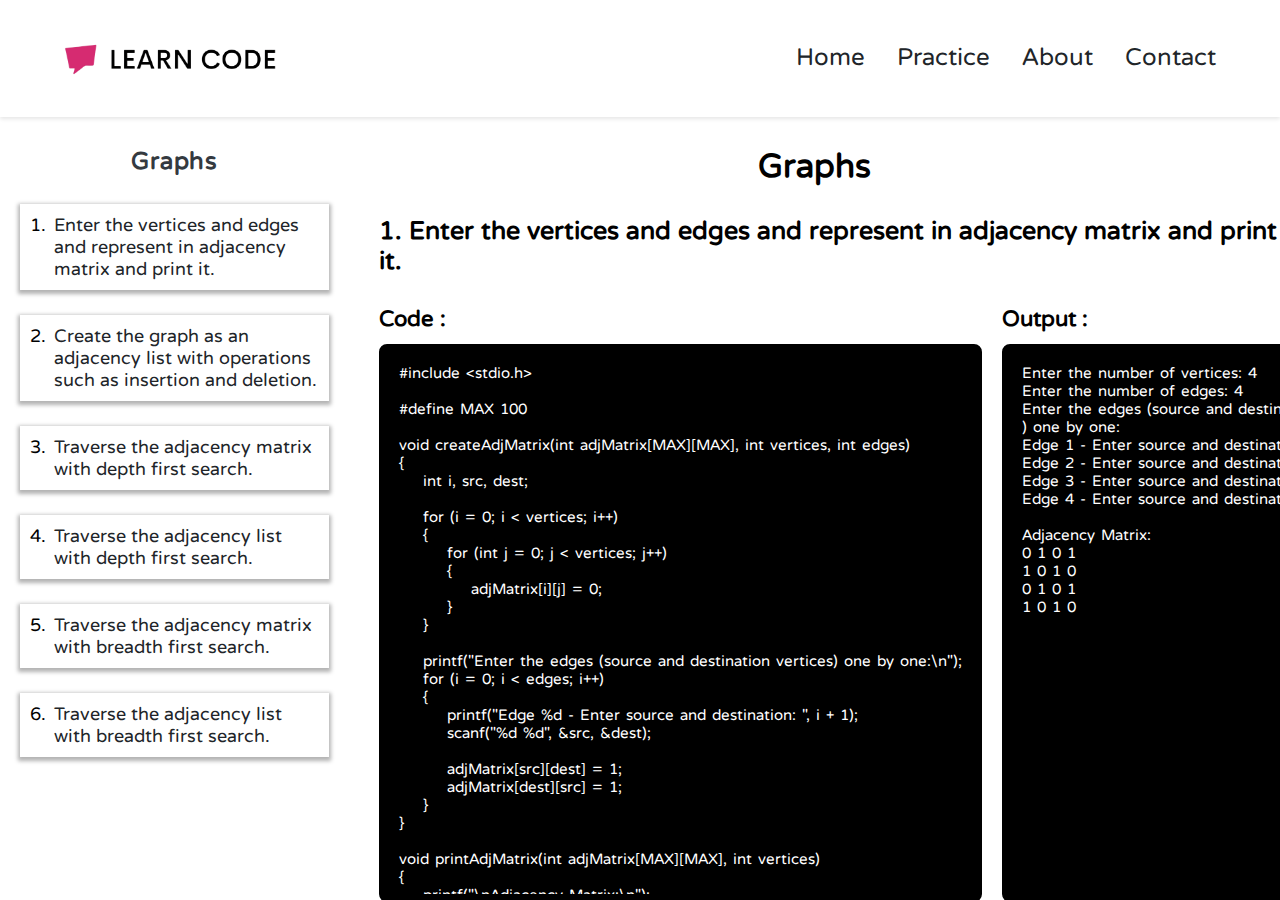
<file: Page/Graphs.html>
<!DOCTYPE html>
<html lang="en">
  <head>
    <meta charset="UTF-8" />
    <meta name="viewport" content="width=device-width, initial-scale=1.0" />
    <title>My Website</title>
    <link rel="stylesheet" href="../CSS/ALL.css" />
  </head>
  <body>
    <header>
      <nav class="nav" id="nav">
        <img src="../Images/1000031782-removebg-preview.png" />
        <a href="../index.html">Home</a>
        <a href="DS.html">Practice</a>
        <a href="../index.html#About">About</a>
        <a href="#Contact">Contact</a>
      </nav>
    </header>

    <main>
      <section class="Sidebar">
        <span>Graphs</span>

        <div>
          <p>1.</p>
          <a href="Graphs.html#graph1"
            >Enter the vertices and edges and represent in adjacency matrix and
            print it.</a
          >
        </div>
        <div>
          <p>2.</p>
          <a href="Graphs.html#graph2"
            >Create the graph as an adjacency list with operations such as
            insertion and deletion.</a
          >
        </div>
        <div>
          <p>3.</p>
          <a href="Graphs.html#graph3"
            >Traverse the adjacency matrix with depth first search.</a
          >
        </div>
        <div>
          <p>4.</p>
          <a href="Graphs.html#graph4"
            >Traverse the adjacency list with depth first search.</a
          >
        </div>
        <div>
          <p>5.</p>
          <a href="Graphs.html#graph5"
            >Traverse the adjacency matrix with breadth first search.</a
          >
        </div>
        <div>
          <p>6.</p>
          <a href="Graphs.html#graph6"
            >Traverse the adjacency list with breadth first search.</a
          >
        </div>
      </section>

      <section class="Content">
        <h2>Graphs</h2>
        <div id="graph1" class="Content-box">
          <h3>
            1. Enter the vertices and edges and represent in adjacency matrix
            and print it.
          </h3>
          <div class="code-box">
            <div class="code">
              <h4>Code :</h4>
              <pre>
#include &lt;stdio.h>

#define MAX 100

void createAdjMatrix(int adjMatrix[MAX][MAX], int vertices, int edges)
{
    int i, src, dest;

    for (i = 0; i < vertices; i++)
    {
        for (int j = 0; j < vertices; j++)
        {
            adjMatrix[i][j] = 0;
        }
    }

    printf("Enter the edges (source and destination vertices) one by one:\n");
    for (i = 0; i < edges; i++)
    {
        printf("Edge %d - Enter source and destination: ", i + 1);
        scanf("%d %d", &src, &dest);

        adjMatrix[src][dest] = 1;
        adjMatrix[dest][src] = 1;
    }
}

void printAdjMatrix(int adjMatrix[MAX][MAX], int vertices)
{
    printf("\nAdjacency Matrix:\n");
    for (int i = 0; i < vertices; i++)
    {
        for (int j = 0; j < vertices; j++)
        {
            printf("%d ", adjMatrix[i][j]);
        }
        printf("\n");
    }
}

int main()
{
    int vertices, edges;
    int adjMatrix[MAX][MAX];

    printf("Enter the number of vertices: ");
    scanf("%d", &vertices);

    printf("Enter the number of edges: ");
    scanf("%d", &edges);

    createAdjMatrix(adjMatrix, vertices, edges);
    printAdjMatrix(adjMatrix, vertices);

    return 0;
}

              </pre>
            </div>
            <div class="output">
              <h4>Output :</h4>
              <pre>
Enter the number of vertices: 4
Enter the number of edges: 4
Enter the edges (source and destination vertices
) one by one:
Edge 1 - Enter source and destination: 0 1
Edge 2 - Enter source and destination: 1 2
Edge 3 - Enter source and destination: 2 3
Edge 4 - Enter source and destination: 3 0

Adjacency Matrix:
0 1 0 1 
1 0 1 0 
0 1 0 1 
1 0 1 0 

              </pre>
            </div>
          </div>
        </div>

        <div id="graph2" class="Content-box">
          <h3>
            2. Create the graph as an adjacency list with operations such as
            insertion and deletion.
          </h3>
          <div class="code-box">
            <div class="code">
              <h4>Code :</h4>
              <pre>
#include &lt;stdio.h>
#include &lt;stdlib.h>

#define MAX 100

struct Node
{
    int dest;
    struct Node *next;
};

struct AdjList
{
    struct Node *head;
};

struct Graph
{
    int vertices;
    struct AdjList *array;
};

struct Node *createNode(int dest)
{
    struct Node *newNode = (struct Node *)malloc(sizeof(struct Node));
    newNode->dest = dest;
    newNode->next = NULL;
    return newNode;
}

struct Graph *createGraph(int vertices)
{
    struct Graph *graph = (struct Graph *)malloc(sizeof(struct Graph));
    graph->vertices = vertices;
    graph->array = (struct AdjList *)malloc(vertices * sizeof(struct AdjList));

    for (int i = 0; i < vertices; i++)
        graph->array[i].head = NULL;

    return graph;
}

void insertEdge(struct Graph *graph, int src, int dest)
{
    struct Node *newNode = createNode(dest);
    newNode->next = graph->array[src].head;
    graph->array[src].head = newNode;

    newNode = createNode(src);
    newNode->next = graph->array[dest].head;
    graph->array[dest].head = newNode;
}

void deleteEdge(struct Graph *graph, int src, int dest)
{
    struct Node *temp = graph->array[src].head, *prev = NULL;

    if (temp != NULL && temp->dest == dest)
    {
        graph->array[src].head = temp->next;
        free(temp);
    }
    else
    {
        while (temp != NULL && temp->dest != dest)
        {
            prev = temp;
            temp = temp->next;
        }
        if (temp != NULL)
        {
            prev->next = temp->next;
            free(temp);
        }
    }

    temp = graph->array[dest].head;
    prev = NULL;
    if (temp != NULL && temp->dest == src)
    {
        graph->array[dest].head = temp->next;
        free(temp);
    }
    else
    {
        while (temp != NULL && temp->dest != src)
        {
            prev = temp;
            temp = temp->next;
        }
        if (temp != NULL)
        {
            prev->next = temp->next;
            free(temp);
        }
    }
}

void printGraph(struct Graph *graph)
{
    for (int v = 0; v < graph->vertices; v++)
    {
        struct Node *temp = graph->array[v].head;
        printf("Vertex %d: ", v);
        while (temp)
        {
            printf("-> %d ", temp->dest);
            temp = temp->next;
        }
        printf("\n");
    }
}

void freeGraph(struct Graph *graph)
{
    for (int v = 0; v < graph->vertices; v++)
    {
        struct Node *temp = graph->array[v].head;
        while (temp != NULL)
        {
            struct Node *next = temp->next;
            free(temp);
            temp = next;
        }
    }
    free(graph->array);
    free(graph);
}

int main()
{
    int vertices, edges, src, dest, choice;

    printf("Enter the number of vertices: ");
    scanf("%d", &vertices);

    struct Graph *graph = createGraph(vertices);

    do
    {
        printf("\nMenu:\n");
        printf("1. Insert Edge\n");
        printf("2. Delete Edge\n");
        printf("3. Display Graph\n");
        printf("4. Exit\n");
        printf("Choose an option: ");
        scanf("%d", &choice);

        switch (choice)
        {
        case 1:
            printf("Enter source and destination of the edge to insert: ");
            scanf("%d %d", &src, &dest);
            insertEdge(graph, src, dest);
            printf("Edge inserted successfully.\n");
            break;
        case 2:
            printf("Enter source and destination of the edge to delete: ");
            scanf("%d %d", &src, &dest);
            deleteEdge(graph, src, dest);
            printf("Edge deleted successfully.\n");
            break;
        case 3:
            printf("Adjacency List Representation of the Graph:\n");
            printGraph(graph);
            break;
        case 4:
            printf("Exiting program.\n");
            break;
        default:
            printf("Invalid choice! Please try again.\n");
        }
    } while (choice != 4);

    freeGraph(graph);
    return 0;
}

              </pre>
            </div>
            <div class="output">
              <h4>Output :</h4>
              <pre>
Enter the number of vertices: 4

Menu:
1. Insert Edge
2. Delete Edge
3. Display Graph
4. Exit
Choose an option: 1
Enter source and destination of the edge 
to insert: 0 1
Edge inserted successfully.

Menu:
1. Insert Edge
2. Delete Edge
3. Display Graph
4. Exit
Choose an option: 1
Enter source and destination of the edge 
to insert: 1 2
Edge inserted successfully.

Menu:
1. Insert Edge
2. Delete Edge
3. Display Graph
4. Exit
Choose an option: 1
Enter source and destination of the edge 
to insert: 2 3
Edge inserted successfully.

Menu:
1. Insert Edge
2. Delete Edge
3. Display Graph
4. Exit
Choose an option: 1
Enter source and destination of the edge 
to insert: 3 0
Edge inserted successfully.

Menu:
1. Insert Edge
2. Delete Edge
3. Display Graph
4. Exit
Choose an option: 3
Adjacency List Representation of the Graph:
Vertex 0: -> 3 -> 1 
Vertex 1: -> 2 -> 0 
Vertex 2: -> 3 -> 1 
Vertex 3: -> 2 -> 0 

Menu:
1. Insert Edge
2. Delete Edge
3. Display Graph
4. Exit
Choose an option: 2
Enter source and destination of the edge 
to delete: 0 1
Edge deleted successfully.

Menu:
1. Insert Edge
2. Delete Edge
3. Display Graph
4. Exit
Choose an option: 3
Adjacency List Representation of the Graph:
Vertex 0: -> 3 
Vertex 1: -> 2 
Vertex 2: -> 3 -> 1 
Vertex 3: -> 2 -> 0 

Menu:
1. Insert Edge
2. Delete Edge
3. Display Graph
4. Exit
Choose an option: 4
Exiting program.

              </pre>
            </div>
          </div>
        </div>

        <div id="graph3" class="Content-box">
          <h3>3. Traverse the adjacency matrix with depth first search.</h3>
          <div class="code-box">
            <div class="code">
              <h4>Code :</h4>
              <pre>
#include &lt;stdio.h>

#define MAX 100

int adjMatrix[MAX][MAX];
int visited[MAX];
int vertices;

void DFS(int v)
{
    printf("%d ", v);
    visited[v] = 1;

    for (int i = 0; i < vertices; i++)
    {
        if (adjMatrix[v][i] == 1 && !visited[i])
        {
            DFS(i);
        }
    }
}

void createAdjMatrix(int edges)
{
    int src, dest;

    for (int i = 0; i < vertices; i++)
    {
        for (int j = 0; j < vertices; j++)
        {
            adjMatrix[i][j] = 0;
        }
    }

    printf("Enter the edges (source and destination vertices) one by one:\n");
    for (int i = 0; i < edges; i++)
    {
        printf("Edge %d - Enter source and destination: ", i + 1);
        scanf("%d %d", &src, &dest);

        adjMatrix[src][dest] = 1;
        adjMatrix[dest][src] = 1;
    }
}

void initializeVisited()
{
    for (int i = 0; i < vertices; i++)
    {
        visited[i] = 0;
    }
}

int main()
{
    int edges, startVertex;

    printf("Enter the number of vertices: ");
    scanf("%d", &vertices);

    printf("Enter the number of edges: ");
    scanf("%d", &edges);

    createAdjMatrix(edges);

    printf("Enter the starting vertex for DFS: ");
    scanf("%d", &startVertex);

    initializeVisited();

    printf("DFS Traversal starting from vertex %d:\n", startVertex);
    DFS(startVertex);

    return 0;
}

              </pre>
            </div>
            <div class="output">
              <h4>Output :</h4>
              <pre>
Enter the number of vertices: 4
Enter the number of edges: 4
Enter the edges (source and destination vertices
) one by one:
Edge 1 - Enter source and destination: 0 1
Edge 2 - Enter source and destination: 1 2
Edge 3 - Enter source and destination: 2 3
Edge 4 - Enter source and destination: 3 0
Enter the starting vertex for DFS: 0
DFS Traversal starting from vertex 0:
0 1 2 3 

              </pre>
            </div>
          </div>
        </div>

        <div id="graph4" class="Content-box">
          <h3>4. Traverse the adjacency list with depth first search.</h3>
          <div class="code-box">
            <div class="code">
              <h4>Code :</h4>
              <pre>
#include &lt;stdio.h>
#include &lt;stdlib.h>

#define MAX 100

struct Node
{
    int vertex;
    struct Node *next;
};

struct AdjList
{
    struct Node *head;
};

struct AdjList *adjList[MAX];
int visited[MAX];
int vertices;

struct Node *createNode(int v)
{
    struct Node *newNode = (struct Node *)malloc(sizeof(struct Node));
    newNode->vertex = v;
    newNode->next = NULL;
    return newNode;
}

void addEdge(int src, int dest)
{
    struct Node *newNode = createNode(dest);
    newNode->next = adjList[src]->head;
    adjList[src]->head = newNode;

    newNode = createNode(src);
    newNode->next = adjList[dest]->head;
    adjList[dest]->head = newNode;
}

void DFS(int v)
{
    printf("%d ", v);
    visited[v] = 1;

    struct Node *temp = adjList[v]->head;
    while (temp != NULL)
    {
        int adjVertex = temp->vertex;
        if (!visited[adjVertex])
        {
            DFS(adjVertex);
        }
        temp = temp->next;
    }
}

void initializeVisited()
{
    for (int i = 0; i < vertices; i++)
    {
        visited[i] = 0;
    }
}

void createAdjList(int edges)
{
    int src, dest;

    for (int i = 0; i < vertices; i++)
    {
        adjList[i] = (struct AdjList *)malloc(sizeof(struct AdjList));
        adjList[i]->head = NULL;
    }

    printf("Enter the edges (source and destination vertices) one by one:\n");
    for (int i = 0; i < edges; i++)
    {
        printf("Edge %d - Enter source and destination: ", i + 1);
        scanf("%d %d", &src, &dest);
        addEdge(src, dest);
    }
}

int main()
{
    int edges, startVertex;

    printf("Enter the number of vertices: ");
    scanf("%d", &vertices);

    printf("Enter the number of edges: ");
    scanf("%d", &edges);

    createAdjList(edges);

    printf("Enter the starting vertex for DFS: ");
    scanf("%d", &startVertex);

    initializeVisited();

    printf("DFS Traversal starting from vertex %d:\n", startVertex);
    DFS(startVertex);

    return 0;
}

              </pre>
            </div>
            <div class="output">
              <h4>Output :</h4>
              <pre>
Enter the number of vertices: 4
Enter the number of edges: 4
Enter the edges (source and destination vertices
) one by one:
Edge 1 - Enter source and destination: 0 1
Edge 2 - Enter source and destination: 1 2
Edge 3 - Enter source and destination: 2 3
Edge 4 - Enter source and destination: 3 0
Enter the starting vertex for DFS: 0
DFS Traversal starting from vertex 0:
0 1 2 3 
              </pre>
            </div>
          </div>
        </div>

        <div id="graph5" class="Content-box">
          <h3>5. Traverse the adjacency matrix with breadth first search.</h3>
          <div class="code-box">
            <div class="code">
              <h4>Code :</h4>
              <pre>
#include &lt;stdio.h>
#include &lt;stdlib.h>

#define MAX 100

int adjMatrix[MAX][MAX];
int visited[MAX];
int queue[MAX];
int front = -1, rear = -1;
int vertices;

void enqueue(int vertex)
{
    if (rear == MAX - 1)
    {
        printf("Queue is full\n");
    }
    else
    {
        if (front == -1)
            front = 0;
        queue[++rear] = vertex;
    }
}

int dequeue()
{
    if (front == -1 || front > rear)
    {
        return -1;
    }
    else
    {
        return queue[front++];
    }
}

void BFS(int startVertex)
{
    enqueue(startVertex);
    visited[startVertex] = 1;

    printf("BFS Traversal starting from vertex %d:\n", startVertex);

    while (front <= rear)
    {
        int currentVertex = dequeue();
        printf("%d ", currentVertex);

        for (int i = 0; i < vertices; i++)
        {
            if (adjMatrix[currentVertex][i] == 1 && !visited[i])
            {
                enqueue(i);
                visited[i] = 1;
            }
        }
    }
    printf("\n");
}

void createAdjMatrix(int edges)
{
    int src, dest;

    for (int i = 0; i < vertices; i++)
    {
        for (int j = 0; j < vertices; j++)
        {
            adjMatrix[i][j] = 0;
        }
    }

    printf("Enter the edges (source and destination vertices) one by one:\n");
    for (int i = 0; i < edges; i++)
    {
        printf("Edge %d - Enter source and destination: ", i + 1);
        scanf("%d %d", &src, &dest);
        adjMatrix[src][dest] = 1;
        adjMatrix[dest][src] = 1;
    }
}

void initializeVisited()
{
    for (int i = 0; i < vertices; i++)
    {
        visited[i] = 0;
    }
}

int main()
{
    int edges, startVertex;

    printf("Enter the number of vertices: ");
    scanf("%d", &vertices);

    printf("Enter the number of edges: ");
    scanf("%d", &edges);

    createAdjMatrix(edges);

    printf("Enter the starting vertex for BFS: ");
    scanf("%d", &startVertex);

    initializeVisited();

    BFS(startVertex);

    return 0;
}
              </pre>
            </div>
            <div class="output">
              <h4>Output :</h4>
              <pre>
Enter the number of vertices: 4
Enter the number of edges: 4
Enter the edges (source and destination vertices
) one by one:
Edge 1 - Enter source and destination: 0 1
Edge 2 - Enter source and destination: 1 2
Edge 3 - Enter source and destination: 2 3
Edge 4 - Enter source and destination: 3 0
Enter the starting vertex for BFS: 0
BFS Traversal starting from vertex 0:
0 1 3 2 

              </pre>
            </div>
          </div>
        </div>

        <div id="graph6" class="Content-box">
          <h3>6. Traverse the adjacency list with breadth first search.</h3>
          <div class="code-box">
            <div class="code">
              <h4>Code :</h4>
              <pre>
#include &lt;stdio.h>
#include &lt;stdlib.h>

#define MAX 100

struct Node
{
    int vertex;
    struct Node *next;
};

struct AdjList
{
    struct Node *head;
} *adjList[MAX];

int visited[MAX];
int queue[MAX];
int front = -1, rear = -1;
int vertices;

struct Node *createNode(int v)
{
    struct Node *newNode = (struct Node *)malloc(sizeof(struct Node));
    newNode->vertex = v;
    newNode->next = NULL;
    return newNode;
}

void addEdge(int src, int dest)
{
    struct Node *newNode = createNode(dest);
    newNode->next = adjList[src]->head;
    adjList[src]->head = newNode;

    newNode = createNode(src);
    newNode->next = adjList[dest]->head;
    adjList[dest]->head = newNode;
}

void enqueue(int vertex)
{
    if (rear == MAX - 1)
        return;
    if (front == -1)
        front = 0;
    queue[++rear] = vertex;
}

int dequeue()
{
    return (front == -1 || front > rear) ? -1 : queue[front++];
}

void BFS(int startVertex)
{
    enqueue(startVertex);
    visited[startVertex] = 1;

    printf("BFS Traversal: ");
    while (front <= rear)
    {
        int currentVertex = dequeue();
        printf("%d ", currentVertex);

        struct Node *temp = adjList[currentVertex]->head;
        while (temp)
        {
            if (!visited[temp->vertex])
            {
                enqueue(temp->vertex);
                visited[temp->vertex] = 1;
            }
            temp = temp->next;
        }
    }
    printf("\n");
}

void initializeGraph()
{
    for (int i = 0; i < vertices; i++)
    {
        adjList[i] = (struct AdjList *)malloc(sizeof(struct AdjList));
        adjList[i]->head = NULL;
        visited[i] = 0;
    }
}

int main()
{
    int edges, src, dest, startVertex;

    printf("Enter number of vertices: ");
    scanf("%d", &vertices);

    initializeGraph();

    printf("Enter number of edges: ");
    scanf("%d", &edges);

    for (int i = 0; i < edges; i++)
    {
        printf("Edge %d - Enter source and destination: ", i + 1);
        scanf("%d %d", &src, &dest);
        addEdge(src, dest);
    }

    printf("Enter starting vertex for BFS: ");
    scanf("%d", &startVertex);

    BFS(startVertex);

    return 0;
}
              </pre>
            </div>
            <div class="output">
              <h4>Output :</h4>
              <pre>
Enter number of vertices: 4
Enter number of edges: 4
Edge 1 - Enter source and destination: 0 1
Edge 2 - Enter source and destination: 1 2
Edge 3 - Enter source and destination: 2 3
Edge 4 - Enter source and destination: 3 0
Enter starting vertex for BFS: 0
BFS Traversal: 0 1 3 2 
              </pre>
            </div>
          </div>
        </div>

        <footer id="Contact">
          <img src="../Images/profile.jpg" />
          <p>Learn Code</p>
          <span>Copywrite &copy; 2024 LearnCode.com </span>

          <a
            href="https://www.facebook.com/"
            aria-label="facebook"
            target="_blank"
            rel="noreferrer"
            class="links"
            ><svg
              fill="currentColor"
              stroke-linecap="round"
              stroke-linejoin="round"
              stroke-width="2"
              class="w-5 h-5"
              viewBox="0 0 24 24"
            >
              <path
                d="M18 2h-3a5 5 0 00-5 5v3H7v4h3v8h4v-8h3l1-4h-4V7a1 1 0 011-1h3z"
              ></path>
            </svg>
          </a>

          <a
            href="https://www.twitter.com/"
            aria-label="twitter"
            target="_blank"
            rel="noreferrer"
            class="links"
          >
            <svg
              fill="currentColor"
              stroke-linecap="round"
              stroke-linejoin="round"
              stroke-width="2"
              class="w-5 h-5"
              viewBox="0 0 24 24"
            >
              <path
                d="M23 3a10.9 10.9 0 01-3.14 1.53 4.48 4.48 0 00-7.86 3v1A10.66 10.66 0 013 4s-4 9 5 13a11.64 11.64 0 01-7 2c9 5 20 0 20-11.5a4.5 4.5 0 00-.08-.83A7.72 7.72 0 0023 3z"
              ></path>
            </svg>
          </a>

          <a
            href="https://www.instagram.com/"
            aria-label="instagram"
            target="_blank"
            rel="noreferrer"
            class="links"
            ><svg
              fill="none"
              stroke="currentColor"
              stroke-linecap="round"
              stroke-linejoin="round"
              stroke-width="2"
              class="w-5 h-5"
              viewBox="0 0 24 24"
            >
              <rect width="20" height="20" x="2" y="2" rx="5" ry="5"></rect>
              <path
                d="M16 11.37A4 4 0 1112.63 8 4 4 0 0116 11.37zm1.5-4.87h.01"
              ></path>
            </svg>
          </a>

          <a
            href="https://www.github.com/"
            aria-label="github"
            target="_blank"
            rel="noreferrer"
            class="links"
            ><svg
              stroke="currentColor"
              fill="currentColor"
              stroke-width="0"
              viewBox="0 0 1024 1024"
              class="text-xl"
              height="1em"
              width="1em"
              xmlns="http://www.w3.org/2000/svg"
            >
              <path
                d="M511.6 76.3C264.3 76.2 64 276.4 64 523.5 64 718.9 189.3 885 363.8 946c23.5 5.9 19.9-10.8 19.9-22.2v-77.5c-135.7 15.9-141.2-73.9-150.3-88.9C215 726 171.5 718 184.5 703c30.9-15.9 62.4 4 98.9 57.9 26.4 39.1 77.9 32.5 104 26 5.7-23.5 17.9-44.5 34.7-60.8-140.6-25.2-199.2-111-199.2-213 0-49.5 16.3-95 48.3-131.7-20.4-60.5 1.9-112.3 4.9-120 58.1-5.2 118.5 41.6 123.2 45.3 33-8.9 70.7-13.6 112.9-13.6 42.4 0 80.2 4.9 113.5 13.9 11.3-8.6 67.3-48.8 121.3-43.9 2.9 7.7 24.7 58.3 5.5 118 32.4 36.8 48.9 82.7 48.9 132.3 0 102.2-59 188.1-200 212.9a127.5 127.5 0 0 1 38.1 91v112.5c.8 9 0 17.9 15 17.9 177.1-59.7 304.6-227 304.6-424.1 0-247.2-200.4-447.3-447.5-447.3z"
              ></path>
            </svg>
          </a>
        </footer>
      </section>
    </main>
  </body>
</html>
</file>
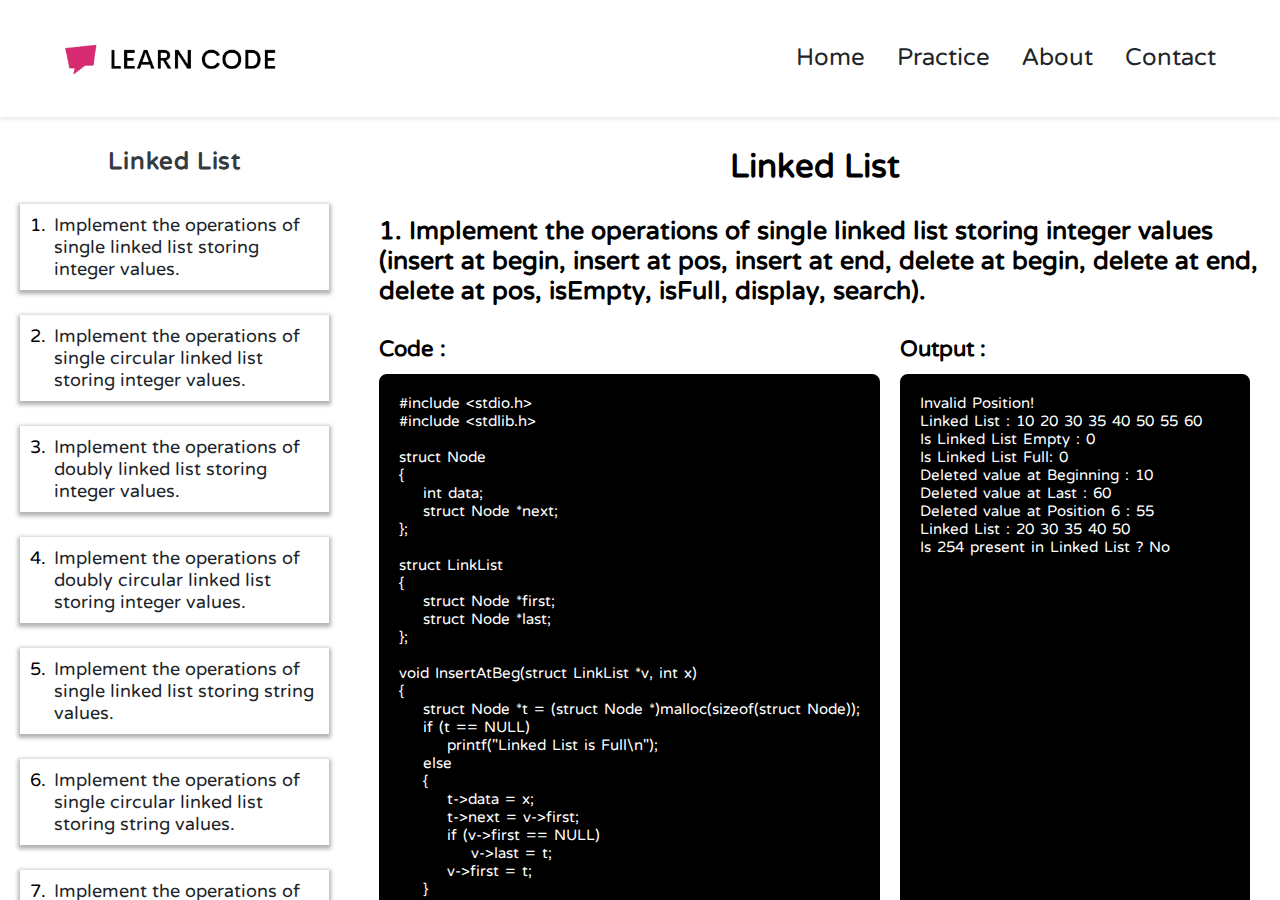
<file: Page/Linked-list.html>
<!DOCTYPE html>
<html lang="en">
  <head>
    <meta charset="UTF-8" />
    <meta name="viewport" content="width=device-width, initial-scale=1.0" />
    <title>My Website</title>
    <link rel="stylesheet" href="../CSS/ALL.css" />
  </head>
  <body>
    <header>
      <nav class="nav" id="nav">
        <img src="../Images/1000031782-removebg-preview.png" />
        <a href="../index.html">Home</a>
        <a href="DS.html">Practice</a>
        <a href="../index.html#About">About</a>
        <a href="#Contact">Contact</a>
      </nav>
    </header>

    <main>
      <section class="Sidebar">
        <span>Linked List</span>

        <div>
          <p>1.</p>
          <a href="Linked-list.html#links1"
            >Implement the operations of single linked list storing integer
            values.</a
          >
        </div>
        <div>
          <p>2.</p>
          <a href="Linked-list.html#links2"
            >Implement the operations of single circular linked list storing
            integer values.</a
          >
        </div>
        <div>
          <p>3.</p>
          <a href="Linked-list.html#links3"
            >Implement the operations of doubly linked list storing integer
            values.</a
          >
        </div>
        <div>
          <p>4.</p>
          <a href="Linked-list.html#links4"
            >Implement the operations of doubly circular linked list storing
            integer values.</a
          >
        </div>
        <div>
          <p>5.</p>
          <a href="Linked-list.html#links5"
            >Implement the operations of single linked list storing string
            values.</a
          >
        </div>
        <div>
          <p>6.</p>
          <a href="Linked-list.html#links6"
            >Implement the operations of single circular linked list storing
            string values.</a
          >
        </div>
        <div>
          <p>7.</p>
          <a href="Linked-list.html#links7"
            >Implement the operations of doubly linked list storing string
            values.</a
          >
        </div>
        <div>
          <p>8.</p>
          <a href="Linked-list.html#links8"
            >Implement the operations of doubly circular linked list storing
            string values.</a
          >
        </div>
        <div>
          <p>9.</p>
          <a href="Linked-list.html#links9"
            >Enter the 2 polynomial equations dynamically, add them and display
            the answer.</a
          >
        </div>
        <div>
          <p>10.</p>
          <a href="Linked-list.html#links10"
            >Enter the 2 polynomial equations dynamically, subtract them and
            display the answer.</a
          >
        </div>
        <div>
          <p>11.</p>
          <a href="Linked-list.html#links11"
            >Enter the 2 polynomial equations dynamically, multiply them and
            display the answer.</a
          >
        </div>
      </section>

      <section class="Content">
        <h2>Linked List</h2>
        <div id="links1" class="Content-box">
          <h3>
            1. Implement the operations of single linked list storing integer
            values (insert at begin, insert at pos, insert at end, delete at
            begin, delete at end, delete at pos, isEmpty, isFull, display,
            search).
          </h3>
          <div class="code-box">
            <div class="code">
              <h4>Code :</h4>
              <pre>
#include &lt;stdio.h>
#include &lt;stdlib.h>

struct Node
{
    int data;
    struct Node *next;
};

struct LinkList
{
    struct Node *first;
    struct Node *last;
};

void InsertAtBeg(struct LinkList *v, int x)
{
    struct Node *t = (struct Node *)malloc(sizeof(struct Node));
    if (t == NULL)
        printf("Linked List is Full\n");
    else
    {
        t->data = x;
        t->next = v->first;
        if (v->first == NULL)
            v->last = t;
        v->first = t;
    }
}

void InsertAtEnd(struct LinkList *v, int x)
{
    struct Node *t = (struct Node *)malloc(sizeof(struct Node));
    if (t == NULL)
        printf("Linked List is Full\n");
    else
    {
        t->data = x;
        t->next = NULL;
        if (v->first == NULL)
            v->first = t;
        else
            v->last->next = t;
        v->last = t;
    }
}

void InsertAtPos(struct LinkList *v, int x, int pos)
{
    struct Node *t = (struct Node *)malloc(sizeof(struct Node));
    if (t == NULL)
        printf("Linked List is Full\n");
    else if (pos <= 0)
        printf("Invalid Position");
    else if (pos == 1)
        InsertAtBeg(v, x);
    else
    {
        int i;
        struct Node *pv, *p = v->first;
        for (i = 1; i < pos && pv; i++)
        {
            pv = p;
            if (p != NULL)
                p = p->next;
        }

        if (p != NULL)
        {
            t->data = x;
            t->next = pv->next;
            pv->next = t;
        }
        else if (pv != NULL)
            InsertAtEnd(v, x);
        else
            printf("Invalid Position!\n");
    }
}

int DeleteAtBeg(struct LinkList *v)
{
    int x = -1;
    if (v->first == NULL)
        printf("Linked List is Empty\n");
    else
    {
        struct Node *t = v->first;
        v->first = t->next;
        if (v->first == NULL)
            v->last = NULL;
        x = t->data;
        free(t);
    }
    return x;
}

int DeleteAtEnd(struct LinkList *v)
{
    int x = -1;
    if (v->last == NULL)
        printf("Linked List is Empty\n");
    else
    {
        struct Node *pv = v->first, *t = v->last;
        if (v->first == v->last)
            v->first = v->last = NULL;
        else
        {
            while (pv->next != t)
                pv = pv->next;
            pv->next = NULL;
        }
        x = t->data;
        free(t);
    }
    return x;
}

int DeleteAtPos(struct LinkList *v, int pos)
{
    int x = -1;
    if (pos <= 0)
        printf("Invalid Position");
    else if (pos == 1)
        x = DeleteAtBeg(v);
    else
    {
        int i;
        struct Node *t, *pv, *p = v->first;
        for (i = 1; i < pos && p; i++)
        {
            pv = p;
            p = p->next;
        }

        if (p != NULL)
        {
            t = p;
            if (p->next != NULL)
                pv->next = p->next;
            else
            {
                v->last = pv;
                pv->next = NULL;
            }
            x = t->data;
            free(t);
        }
        else
            printf("Invalid Position!\n");
    }
    return x;
}

int IsEmpty(struct LinkList v)
{
    return v.first == NULL ? 1 : 0;
}

int IsFull(struct LinkList v)
{
    struct Node *t = (struct Node *)malloc(sizeof(struct Node));
    if (t == NULL)
        return 1;
    free(t);
    return 0;
}

int Search(struct LinkList v, int key)
{
    struct Node *p = v.first;
    if (p == NULL)
        printf("Linked List is Empty\n");
    else
    {
        while (p != NULL)
        {
            if (p->data == key)
                return 1;
            p = p->next;
        }
    }
    return 0;
}

void Display(struct LinkList v)
{
    struct Node *p = v.first;
    if (p == NULL)
        printf("Linked List is Empty\n");
    else
    {
        printf("Linked List : ");
        while (p != NULL)
        {
            printf("%d ", p->data);
            p = p->next;
        }
        printf("\n");
    }
}

int main()
{
    struct LinkList l;
    l.first = l.last = NULL;
    InsertAtBeg(&l, 30);
    InsertAtBeg(&l, 20);
    InsertAtBeg(&l, 10);
    InsertAtEnd(&l, 40);
    InsertAtEnd(&l, 50);
    InsertAtEnd(&l, 60);
    InsertAtPos(&l, 55, 6);
    InsertAtPos(&l, 35, 4);
    InsertAtPos(&l, 5, 10);

    Display(l);
    printf("Is Linked List Empty : %d\n", IsEmpty(l));
    printf("Is Linked List Full: %d\n", IsFull(l));
    printf("Deleted value at Beginning : %d\n", 
    DeleteAtBeg(&l));
    printf("Deleted value at Last : %d\n", 
    DeleteAtEnd(&l));
    printf("Deleted value at Position %d : %d\n", 6, 
    DeleteAtPos(&l, 6));
    Display(l);
    printf("Is %d present in Linked List ? %s", 254, 
    Search(l, 254) ? "Yes" : "No");

    return 0;
}
        </pre
              >
            </div>
            <div class="output">
              <h4>Output :</h4>
              <pre>
Invalid Position!
Linked List : 10 20 30 35 40 50 55 60 
Is Linked List Empty : 0
Is Linked List Full: 0
Deleted value at Beginning : 10
Deleted value at Last : 60
Deleted value at Position 6 : 55
Linked List : 20 30 35 40 50
Is 254 present in Linked List ? No
                                        </pre
              >
            </div>
          </div>
        </div>

        <div id="links2" class="Content-box">
          <h3>
            2. Implement the operations of single circular linked list storing
            integer values (insert at begin, insert at pos, insert at end,
            delete at begin, delete at end, delete at pos, isEmpty, isFull,
            display, search).
          </h3>
          <div class="code-box">
            <div class="code">
              <h4>Code :</h4>
              <pre>
#include &lt;stdio.h>
#include &lt;stdlib.h>

struct Node
{
    int data;
    struct Node *next;
};

struct LinkList
{
    struct Node *first;
    struct Node *last;
};

void InsertAtBeg(struct LinkList *v, int x)
{
    struct Node *t = (struct Node *)malloc(sizeof(struct Node));
    if (t == NULL)
        printf("Linked List is Full\n");
    else
    {
        t->data = x;
        t->next = v->first;
        if (v->first == NULL)
            v->last = t;
        v->first = t;
    }
}

void InsertAtEnd(struct LinkList *v, int x)
{
    struct Node *t = (struct Node *)malloc(sizeof(struct Node));
    if (t == NULL)
        printf("Linked List is Full\n");
    else
    {
        t->data = x;
        t->next = v->first;
        if (v->first == NULL)
        {
            v->first = t;
            t->next = t;
        }
        else
            v->last->next = t;
        v->last = t;
    }
}

void InsertAtPos(struct LinkList *v, int x, int pos)
{
    struct Node *t = (struct Node *)malloc(sizeof(struct Node));
    if (t == NULL)
        printf("Linked List is Full\n");
    else if (pos <= 0)
        printf("Invalid Position");
    else if (pos == 1)
        InsertAtBeg(v, x);
    else
    {
        int i, fp = 0;
        struct Node *pv, *p = v->first;
        for (i = 1; i < pos && (pv != v->first || fp == 0); i++)
        {
            pv = p;
            if (fp == 0 || p != v->first)
                p = p->next;
            if (pv != v->first)
                fp = 1;
        }

        if (p != v->first)
        {
            t->data = x;
            t->next = pv->next;
            pv->next = t;
        }
        else if (pv != v->first)
            InsertAtEnd(v, x);
        else
            printf("Invalid Position!\n");
    }
}

int DeleteAtBeg(struct LinkList *v)
{
    int x = -1;
    if (v->first == NULL)
        printf("Linked List is Empty\n");
    else
    {
        struct Node *t = v->first;
        v->first = t->next;
        v->last->next = v->first;
        if (v->first == NULL)
            v->last = NULL;
        x = t->data;
        free(t);
    }
    return x;
}

int DeleteAtEnd(struct LinkList *v)
{
    int x = -1;
    if (v->last == NULL)
        printf("Linked List is Empty\n");
    else
    {
        struct Node *pv = v->first, *t = v->last;
        if (pv == t)
            v->first = v->last = NULL;
        else
        {

            while (pv->next != t)
                pv = pv->next;
            pv->next = t->next;
        }
        x = t->data;
        free(t);
    }
    return x;
}

int DeleteAtPos(struct LinkList *v, int pos)
{
    int x = -1;
    if (pos <= 0)
        printf("Invalid Position");
    else if (pos == 1)
        x = DeleteAtBeg(v);
    else
    {
        int i, fp = 0;
        struct Node *t, *pv, *p = v->first;
        for (i = 1; i < pos && (pv != v->first || fp == 0); i++)
        {
            pv = p;
            if (fp == 0 || p != v->first)
                p = p->next;
            if (pv != v->first)
                fp = 1;
        }

        if (p != v->first)
        {
            t = p;
            pv->next = p->next;
            if (p->next == v->first)
                v->last = pv;
            x = t->data;
            free(t);
        }
        else
            printf("Invalid Position!\n");
    }
    return x;
}

int IsEmpty(struct LinkList v)
{
    return v.first == NULL ? 1 : 0;
}

int IsFull(struct LinkList v)
{
    struct Node *t = (struct Node *)malloc(sizeof(struct Node));
    if (t == NULL)
        return 1;
    free(t);
    return 0;
}

int Search(struct LinkList v, int key)
{
    struct Node *p = v.first;
    if (p == NULL)
        printf("Linked List is Empty\n");
    else
    {
        do
        {
            if (key == p->data)
                return 1;
            p = p->next;
        } while (p != v.first);
    }
    return 0;
}

void Display(struct LinkList v)
{
    struct Node *p = v.first;
    if (p == NULL)
        printf("Linked List is Empty\n");
    else
    {
        printf("Linked List : ");
        do
        {
            printf("%d ", p->data);
            p = p->next;
        } while (p != v.first);
        printf("\n");
    }
}

int main()
{
    struct LinkList l;
    l.first = l.last = NULL;
    InsertAtBeg(&l, 30);
    InsertAtBeg(&l, 20);
    InsertAtBeg(&l, 10);
    InsertAtEnd(&l, 40);
    InsertAtEnd(&l, 50);
    InsertAtEnd(&l, 60);
    InsertAtPos(&l, 55, 6);
    InsertAtPos(&l, 35, 4);
    InsertAtPos(&l, 5, 10);

    Display(l);
    printf("Is Linked List Empty : %d\n", IsEmpty(l));
    printf("Is Linked List Full: %d\n", IsFull(l));
    printf("Deleted value at Beginning : %d\n", 
    DeleteAtBeg(&l));
    printf("Deleted value at Last : %d\n", DeleteAtEnd(&l));
    printf("Deleted value at Position %d : %d\n", 4, 
    DeleteAtPos(&l, 4));
    Display(l);
    printf("First Element : %d\n", l.last->next->data);
    printf("Is %d present in Linked List ? %s", 20, 
    Search(l, 20) ? "Yes" : "No");

    return 0;
}
        </pre
              >
            </div>
            <div class="output">
              <h4>Output :</h4>
              <pre>
Invalid Position!
Linked List : 10 20 30 35 40 50 55 60 
Is Linked List Empty : 0
Is Linked List Full: 0
Deleted value at Beginning : 10
Deleted value at Last : 60
Deleted value at Position 4 : 40
Linked List : 20 30 35 50 55
First Element : 7017912
Is 20 present in Linked List ? Yes
                                        </pre
              >
            </div>
          </div>
        </div>

        <div id="links3" class="Content-box">
          <h3>
            3. Implement the operations of doubly linked list storing integer
            values (insert at begin, insert at pos, insert at end, delete at
            begin, delete at end, delete at pos, isEmpty, isFull, display,
            search).
          </h3>
          <div class="code-box">
            <div class="code">
              <h4>Code :</h4>
              <pre>
#include &lt;stdio.h>
#include &lt;stdlib.h>

struct Node
{
    struct Node *prev;
    int data;
    struct Node *next;
};

struct LinkList
{
    struct Node *first;
    struct Node *last;
};

int count(struct LinkList v)
{
    int count = 0;
    struct Node *p = v.first;
    while (p != NULL)
    {
        p = p->next;
        count++;
    }
    return count;
}

void InsertAtBeg(struct LinkList *v, int x)
{
    struct Node *t = (struct Node *)malloc(sizeof(struct Node));
    if (t == NULL)
        printf("Linked List is Full\n");
    else
    {
        t->data = x;
        t->prev = NULL;
        t->next = v->first;
        if (v->first == NULL)
            v->last = t;
        else
            v->first->prev = t;
        v->first = t;
    }
}

void InsertAtEnd(struct LinkList *v, int x)
{
    struct Node *t = (struct Node *)malloc(sizeof(struct Node));
    if (t == NULL)
        printf("Linked List is Full\n");
    else
    {
        t->data = x;
        t->prev = v->last;
        t->next = NULL;
        if (v->first == NULL)
            v->first = t;
        else
            v->last->next = t;
        v->last = t;
    }
}

void InsertAtPos(struct LinkList *v, int x, int pos)
{
    int c = count(*v) + 1;
    if (pos < 1 || pos > c)
    {
        printf("Invalid Position\n");
        return;
    }

    struct Node *t = (struct Node *)malloc(sizeof(struct Node));
    t->data = x;
    if (t == NULL)
        printf("Linked List is Full\n");

    else if (pos == 1)
        InsertAtBeg(v, x);
    else if (pos == c)
        InsertAtEnd(v, x);
    else
    {
        int i;
        struct Node *pv, *p = v->first;
        for (i = 1; i < pos; i++)
            p = p->next;

        pv = p->prev;
        t->prev = pv;
        t->next = pv->next;
        t->next->prev = t;
        pv->next = t;
    }
}

int DeleteAtBeg(struct LinkList *v)
{
    int x = -1;
    if (v->first == NULL)
        printf("Linked List is Empty\n");
    else
    {
        struct Node *t = v->first;
        v->first = t->next;
        if (v->first == NULL)
            v->last = NULL;
        else
            v->first->prev = NULL;
        x = t->data;
        free(t);
    }
    return x;
}

int DeleteAtEnd(struct LinkList *v)
{
    int x = -1;
    if (v->last == NULL)
        printf("Linked List is Empty\n");
    else
    {
        struct Node *pv, *t = v->last;
        if (v->first == v->last)
            v->first = v->last = NULL;
        else
        {
            pv = t->prev;
            v->last = pv;
            pv->next = NULL;
        }
        x = t->data;
        free(t);
    }
    return x;
}

int DeleteAtPos(struct LinkList *v, int pos)
{
    int x = -1, c = count(*v);
    if (pos < 1 || pos > c)
        printf("Invalid Position\n");

    else if (pos == 1)
        x = DeleteAtBeg(v);
    else if (pos == c)
        x = DeleteAtEnd(v);
    else
    {
        int i;
        struct Node *t, *pv, *p = v->first;
        for (i = 1; i < pos; i++)
            p = p->next;

        t = p;
        pv = p->prev;
        pv->next = p->next;
        p->next->prev = pv;

        x = t->data;
        free(t);
    }
    return x;
}

int IsEmpty(struct LinkList v)
{
    return v.first == NULL ? 1 : 0;
}

int IsFull(struct LinkList v)
{
    struct Node *t = (struct Node *)malloc(sizeof(struct Node));
    if (t == NULL)
        return 1;
    free(t);
    return 0;
}

int Search(struct LinkList v, int key)
{
    struct Node *p = v.first;
    if (p == NULL)
        printf("Linked List is Empty\n");
    else
    {
        while (p != NULL)
        {
            if (p->data == key)
                return 1;
            p = p->next;
        }
    }
    return 0;
}

void Display(struct LinkList v)
{
    struct Node *p = v.first;
    if (p == NULL)
        printf("Linked List is Empty\n");
    else
    {
        printf("Linked List : ");
        while (p != NULL)
        {
            printf("%d ", p->data);
            p = p->next;
        }
        printf("\nReverse Linked List : ");
        p = v.last;
        while (p != NULL)
        {
            printf("%d ", p->data);
            p = p->prev;
        }
        printf("\n");
    }
}

int main()
{
    struct LinkList l;
    l.first = l.last = NULL;
    InsertAtBeg(&l, 30);
    InsertAtBeg(&l, 20);
    InsertAtBeg(&l, 10);
    InsertAtEnd(&l, 40);
    InsertAtEnd(&l, 50);
    InsertAtEnd(&l, 60);
    InsertAtPos(&l, 55, 6);
    InsertAtPos(&l, 35, 4);
    InsertAtPos(&l, 5, 10);

    Display(l);
    printf("Is Linked List Empty : %d\n", IsEmpty(l));
    printf("Is Linked List Full: %d\n", IsFull(l));
    printf("Deleted value at Beginning : %d\n", DeleteAtBeg(&l));
    printf("Deleted value at Last : %d\n", DeleteAtEnd(&l));
    printf("Deleted value at Position %d : %d\n", 4, 
    DeleteAtPos(&l, 4));
    Display(l);
    printf("Is %d present in Linked List ? %s", 20, 
    Search(l, 20) ? "Yes" : "No");

    return 0;
}
        </pre
              >
            </div>
            <div class="output">
              <h4>Output :</h4>
              <pre>
Invalid Position
Linked List : 10 20 30 35 40 50 55 60 
Reverse Linked List : 60 55 50 40 35 30 20 10
Is Linked List Empty : 0
Is Linked List Full: 0
Deleted value at Beginning : 10
Deleted value at Last : 60
Deleted value at Position 4 : 40
Linked List : 20 30 35 50 55
Reverse Linked List : 55 50 35 30 20
Is 20 present in Linked List ? Yes
                                        </pre
              >
            </div>
          </div>
        </div>

        <div id="links4" class="Content-box">
          <h3>
            4. Implement the operations of doubly circular linked list storing
            integer values (insert at begin, insert at pos, insert at end,
            delete at begin, delete at end, delete at pos, isEmpty, isFull,
            display, search).
          </h3>
          <div class="code-box">
            <div class="code">
              <h4>Code :</h4>
              <pre>
#include &lt;stdio.h>
#include &lt;stdlib.h>

struct Node
{
    struct Node *prev;
    int data;
    struct Node *next;
};

struct LinkList
{
    struct Node *first;
    struct Node *last;
};

int count(struct LinkList v)
{
    int c = 0;
    struct Node *p = v.first;
    do
    {
        c++;
        p = p->next;
    } while (p != v.first);
    return c;
}

void InsertAtBeg(struct LinkList *v, int x)
{
    struct Node *t = (struct Node *)malloc(sizeof(struct Node));
    if (t == NULL)
        printf("Linked List is Full\n");
    else
    {
        t->data = x;
        if (v->first == NULL)
            v->last = t;
        else
        {
            v->first->prev = t;
            v->last->next = t;
        }
        t->prev = v->last;
        t->next = v->first;
        v->first = t;
    }
}

void InsertAtEnd(struct LinkList *v, int x)
{
    struct Node *t = (struct Node *)malloc(sizeof(struct Node));
    if (t == NULL)
        printf("Linked List is Full\n");
    else
    {
        t->data = x;
        if (v->first == NULL)
            v->first = t;
        else
        {
            v->last->next = t;
            v->first->prev = t;
        }
        t->prev = v->last;
        t->next = v->first;
        v->last = t;
    }
}

void InsertAtPos(struct LinkList *v, int x, int pos)
{
    int c = count(*v) + 1;
    if (pos < 1 || pos > c)
    {
        printf("Invalid Position\n");
        return;
    }

    struct Node *t = (struct Node *)malloc(sizeof(struct Node));
    t->data = x;

    if (t == NULL)
        printf("Linked List is Full\n");

    else if (pos == 1)
        InsertAtBeg(v, x);
    else if (pos == c)
        InsertAtEnd(v, x);
    else
    {
        int i;
        struct Node *pv, *p = v->first;
        for (i = 1; i < pos; i++)
            p = p->next;

        pv = p->prev;
        t->prev = pv;
        t->next = pv->next;
        t->next->prev = t;
        pv->next = t;
    }
}

int DeleteAtBeg(struct LinkList *v)
{
    int x = -1;
    if (v->first == NULL)
        printf("Linked List is Empty\n");
    else
    {
        struct Node *t = v->first;
        v->first = t->next;
        if (v->first == NULL)
            v->last = NULL;
        else
        {
            v->first->prev = v->last;
            v->last->next = v->first;
        }
        x = t->data;
        free(t);
    }
    return x;
}

int DeleteAtEnd(struct LinkList *v)
{
    int x = -1;
    if (v->last == NULL)
        printf("Linked List is Empty\n");
    else
    {
        struct Node *t = v->last;
        if (v->first == v->last)
            v->first = v->last = NULL;
        else
        {
            v->last = t->prev;
            t->prev->next = v->first;
            v->first->prev = v->last;
        }
        x = t->data;
        free(t);
    }
    return x;
}

int DeleteAtPos(struct LinkList *v, int pos)
{
    int x = -1, c = count(*v);
    if (pos < 1 || pos > c)
        printf("Invalid Position");
    else if (pos == 1)
        x = DeleteAtBeg(v);
    else if (pos == c)
        x = DeleteAtEnd(v);
    else
    {
        int i;
        struct Node *t, *pv, *p = v->first;
        for (i = 1; i < pos; i++)
            p = p->next;

        t = p;
        pv = t->prev;
        pv->next = p->next;
        p->next->prev = pv;
        x = t->data;
        free(t);
    }
    return x;
}

int IsEmpty(struct LinkList v)
{
    return v.first == NULL ? 1 : 0;
}

int IsFull(struct LinkList v)
{
    struct Node *t = (struct Node *)malloc(sizeof(struct Node));
    if (t == NULL)
        return 1;
    free(t);
    return 0;
}

int Search(struct LinkList v, int key)
{
    struct Node *p = v.first;
    if (p == NULL)
        printf("Linked List is Empty\n");
    else
    {
        do
        {
            if (key == p->data)
                return 1;
            p = p->next;
        } while (p != v.first);
    }
    return 0;
}

void Display(struct LinkList v)
{
    struct Node *p = v.first;
    if (p == NULL)
        printf("Linked List is Empty\n");
    else
    {
        printf("Linked List : ");
        do
        {
            printf("%d ", p->data);
            p = p->next;
        } while (p != v.first);
        printf("\nReverse Linked List : ");
        p = v.last;
        do
        {
            printf("%d ", p->data);
            p = p->prev;

        } while (p != v.last);
        printf("\n");
    }
}

int main()
{
    struct LinkList l;
    l.first = l.last = NULL;
    InsertAtBeg(&l, 30);
    InsertAtBeg(&l, 20);
    InsertAtBeg(&l, 10);
    InsertAtEnd(&l, 40);
    InsertAtEnd(&l, 50);
    InsertAtEnd(&l, 60);
    InsertAtPos(&l, 55, 6);
    InsertAtPos(&l, 35, 4);
    InsertAtPos(&l, 5, 10);

    Display(l);
    printf("Is Linked List Empty : %d\n", IsEmpty(l));
    printf("Is Linked List Full: %d\n", IsFull(l));
    printf("Deleted value at Beginning : %d\n", DeleteAtBeg(&l));
    printf("Deleted value at Last : %d\n", DeleteAtEnd(&l));
    printf("Deleted value at Position 4 : %d\n", DeleteAtPos(&l, 4));
    Display(l);
    printf("First Element : %d\n", l.last->next->data);
    printf("Last Element : %d\n", l.first->prev->data);
    printf("Is %d present in Linked List ? %s", 20, 
    Search(l, 20) ? "Yes" : "No");

    return 0;
}
        </pre
              >
            </div>
            <div class="output">
              <h4>Output :</h4>
              <pre>
Invalid Position
Linked List : 10 20 30 35 40 50 55 60 
Reverse Linked List : 60 55 50 40 35 30 20 10
Is Linked List Empty : 0
Is Linked List Full: 0
Deleted value at Beginning : 10
Deleted value at Last : 60
Deleted value at Position 4 : 40
Linked List : 20 30 35 50 55
Reverse Linked List : 55 50 35 30 20
First Element : 20
Last Element : 55
Is 20 present in Linked List ? Yes
                                        </pre
              >
            </div>
          </div>
        </div>

        <div id="links5" class="Content-box">
          <h3>
            5. Implement the operations of single linked list storing string
            values (insert at begin, insert at pos, insert at end, delete at
            begin, delete at end, delete at pos, isEmpty, isFull, display,
            search).
          </h3>
          <div class="code-box">
            <div class="code">
              <h4>Code :</h4>
              <pre>
#include &lt;stdio.h>
#include &lt;stdlib.h>

struct Node
{
    char *data;
    struct Node *next;
};

struct LinkList
{
    struct Node *first;
    struct Node *last;
};

void InsertAtBeg(struct LinkList *v, char *x)
{
    struct Node *t = (struct Node *)malloc(sizeof(struct Node));
    if (t == NULL)
        printf("Linked List is Full\n");
    else
    {
        t->data = x;
        t->next = v->first;
        if (v->first == NULL)
            v->last = t;
        v->first = t;
    }
}

void InsertAtEnd(struct LinkList *v, char *x)
{
    struct Node *t = (struct Node *)malloc(sizeof(struct Node));
    if (t == NULL)
        printf("Linked List is Full\n");
    else
    {
        t->data = x;
        t->next = NULL;
        if (v->first == NULL)
            v->first = t;
        else
            v->last->next = t;
        v->last = t;
    }
}

void InsertAtPos(struct LinkList *v, char *x, int pos)
{
    struct Node *t = (struct Node *)malloc(sizeof(struct Node));
    if (t == NULL)
        printf("Linked List is Full\n");
    else if (pos <= 0)
        printf("Invalid Position");
    else if (pos == 1)
        InsertAtBeg(v, x);
    else
    {
        int i;
        struct Node *pv, *p = v->first;
        for (i = 1; i < pos && pv; i++)
        {
            pv = p;
            if (p != NULL)
                p = p->next;
        }

        if (p != NULL)
        {
            t->data = x;
            t->next = pv->next;
            pv->next = t;
        }
        else if (pv != NULL)
            InsertAtEnd(v, x);
        else
            printf("Invalid Position!\n");
    }
}

char *DeleteAtBeg(struct LinkList *v)
{
    char *x = NULL;
    if (v->first == NULL)
        printf("Linked List is Empty\n");
    else
    {
        struct Node *t = v->first;
        v->first = t->next;
        if (v->first == NULL)
            v->last = NULL;
        x = t->data;
        free(t);
    }
    return x;
}

char *DeleteAtEnd(struct LinkList *v)
{
    char *x = NULL;
    if (v->last == NULL)
        printf("Linked List is Empty\n");
    else
    {
        struct Node *pv = v->first, *t = v->last;
        if (v->first == v->last)
            v->first = v->last = NULL;
        else
        {
            while (pv->next != t)
                pv = pv->next;
            pv->next = NULL;
        }
        x = t->data;
        free(t);
    }
    return x;
}

char *DeleteAtPos(struct LinkList *v, int pos)
{
    char *x = NULL;
    if (pos <= 0)
        printf("Invalid Position");
    else if (pos == 1)
        x = DeleteAtBeg(v);
    else
    {
        int i;
        struct Node *t, *pv, *p = v->first;
        for (i = 1; i < pos && p; i++)
        {
            pv = p;
            p = p->next;
        }

        if (p != NULL)
        {
            t = p;
            if (p->next != NULL)
                pv->next = p->next;
            else
            {
                v->last = pv;
                pv->next = NULL;
            }
            x = t->data;
            free(t);
        }
        else
            printf("Invalid Position!\n");
    }
    return x;
}

int IsEmpty(struct LinkList v)
{
    return v.first == NULL ? 1 : 0;
}

int IsFull(struct LinkList v)
{
    struct Node *t = (struct Node *)malloc(sizeof(struct Node));
    if (t == NULL)
        return 1;
    free(t);
    return 0;
}

int Search(struct LinkList v, char *key)
{
    struct Node *p = v.first;
    if (p == NULL)
        printf("Linked List is Empty\n");
    else
    {
        while (p != NULL)
        {
            if (p->data[0] == key[0])
            {
                int i = 1;
                while (p->data[i] == key[i] && key[i] != '\0')
                    i++;
                if (key[i] == '\0')
                    return 1;
            }
            p = p->next;
        }
    }
    return 0;
}

void Display(struct LinkList v)
{
    struct Node *p = v.first;
    if (p == NULL)
        printf("Linked List is Empty\n");
    else
    {
        printf("Linked List : ");
        while (p != NULL)
        {
            printf("%s ", p->data);
            p = p->next;
        }
        printf("\n");
    }
}

int main()
{
    struct LinkList l;
    l.first = l.last = NULL;
    InsertAtBeg(&l, "Cc");
    InsertAtBeg(&l, "Bb");
    InsertAtBeg(&l, "Aa");
    InsertAtEnd(&l, "Ee");
    InsertAtEnd(&l, "Ff");
    InsertAtEnd(&l, "Hh");
    InsertAtPos(&l, "Gg", 6);
    InsertAtPos(&l, "Dd", 4);
    InsertAtPos(&l, "Zz", 10);

    Display(l);
    printf("Is Linked List Empty : %d\n", IsEmpty(l));
    printf("Is Linked List Full: %d\n", IsFull(l));

    printf("Deleted value at Beginning : %s\n", DeleteAtBeg(&l));
    printf("Deleted value at End : %s\n", DeleteAtEnd(&l));
    printf("Deleted value at %d position : %s\n", 6, 
    DeleteAtPos(&l, 6));

    Display(l);
    printf("Is %s present in Linked List ? %s", "Ee", 
    Search(l, "Ee") ? "Yes" : "No");

    return 0;
}
        </pre
              >
            </div>
            <div class="output">
              <h4>Output :</h4>
              <pre>
Invalid Position!
Linked List : Aa Bb Cc Dd Ee Ff Gg Hh 
Is Linked List Empty : 0
Is Linked List Full: 0
Deleted value at Beginning : Aa
Deleted value at End : Hh
Deleted value at 6 position : Gg
Linked List : Bb Cc Dd Ee Ff
Is Ee present in Linked List ? Yes
                                        </pre
              >
            </div>
          </div>
        </div>

        <div id="links6" class="Content-box">
          <h3>
            6. Implement the operations of single circular linked list storing
            string values (insert at begin, insert at pos, insert at end, delete
            at begin, delete at end, delete at pos, isEmpty, isFull, display,
            search).
          </h3>
          <div class="code-box">
            <div class="code">
              <h4>Code :</h4>
              <pre>
#include &lt;stdio.h>
#include &lt;stdlib.h>

struct Node
{
    char *data;
    struct Node *next;
};

struct LinkList
{
    struct Node *first;
    struct Node *last;
};

void InsertAtBeg(struct LinkList *v, char *x)
{
    struct Node *t = (struct Node *)malloc(sizeof(struct Node));
    if (t == NULL)
        printf("Linked List is Full\n");
    else
    {
        t->data = x;
        t->next = v->first;
        if (v->first == NULL)
            v->last = t;
        v->first = t;
    }
}

void InsertAtEnd(struct LinkList *v, char *x)
{
    struct Node *t = (struct Node *)malloc(sizeof(struct Node));
    if (t == NULL)
        printf("Linked List is Full\n");
    else
    {
        t->data = x;
        t->next = v->first;
        if (v->first == NULL)
        {
            v->first = t;
            t->next = t;
        }
        else
            v->last->next = t;
        v->last = t;
    }
}

void InsertAtPos(struct LinkList *v, char *x, int pos)
{
    struct Node *t = (struct Node *)malloc(sizeof(struct Node));
    if (t == NULL)
        printf("Linked List is Full\n");
    else if (pos <= 0)
        printf("Invalid Position");
    else if (pos == 1)
        InsertAtBeg(v, x);
    else
    {
        int i, fp = 0;
        struct Node *pv, *p = v->first;
        for (i = 1; i < pos && (pv != v->first || fp == 0); i++)
        {
            pv = p;
            if (fp == 0 || p != v->first)
                p = p->next;
            if (pv != v->first)
                fp = 1;
        }

        if (p != v->first)
        {
            t->data = x;
            t->next = pv->next;
            pv->next = t;
        }
        else if (pv != v->first)
            InsertAtEnd(v, x);
        else
            printf("Invalid Position!\n");
    }
}

char *DeleteAtBeg(struct LinkList *v)
{
    char *x = NULL;
    if (v->first == NULL)
        printf("Linked List is Empty\n");
    else
    {
        struct Node *t = v->first;
        v->first = t->next;
        v->last->next = v->first;
        if (v->first == NULL)
            v->last = NULL;
        x = t->data;
        free(t);
    }
    return x;
}

char *DeleteAtEnd(struct LinkList *v)
{
    char *x = NULL;
    if (v->last == NULL)
        printf("Linked List is Empty\n");
    else
    {
        struct Node *pv = v->first, *t = v->last;
        if (pv == t)
            v->first = v->last = NULL;
        else
        {
            while (pv->next != t)
                pv = pv->next;
            pv->next = t->next;
        }
        x = t->data;
        free(t);
    }
    return x;
}

char *DeleteAtPos(struct LinkList *v, int pos)
{
    char *x = NULL;
    if (pos <= 0)
        printf("Invalid Position");
    else if (pos == 1)
        x = DeleteAtBeg(v);
    else
    {
        int i, fp = 0;
        struct Node *t, *pv, *p = v->first;
        for (i = 1; i < pos && (pv != v->first || fp == 0); i++)
        {
            pv = p;
            if (fp == 0 || p != v->first)
                p = p->next;
            if (pv != v->first)
                fp = 1;
        }

        if (p != v->first)
        {
            t = p;
            pv->next = p->next;
            if (p->next == v->first)
                v->last = pv;
            x = t->data;
            free(t);
        }
        else
            printf("Invalid Position!\n");
    }
    return x;
}

int IsEmpty(struct LinkList v)
{
    return v.first == NULL ? 1 : 0;
}

int IsFull(struct LinkList v)
{
    struct Node *t = (struct Node *)malloc(sizeof(struct Node));
    if (t == NULL)
        return 1;
    free(t);
    return 0;
}

int Search(struct LinkList v, char *key)
{
    struct Node *p = v.first;
    if (p == NULL)
        printf("Linked List is Empty\n");
    else
    {
        do
        {
            if (p->data[0] == key[0])
            {
                int i = 1;
                while (p->data[i] == key[i] && key[i] != '\0')
                    i++;
                if (key[i] == '\0')
                    return 1;
            }
            p = p->next;
        } while (p != v.first);
    }
    return 0;
}

void Display(struct LinkList v)
{
    struct Node *p = v.first;
    if (p == NULL)
        printf("Linked List is Empty\n");
    else
    {
        printf("Linked List : ");
        do
        {
            printf("%s ", p->data);
            p = p->next;
        } while (p != v.first);
        printf("\n");
    }
}

int main()
{
    struct LinkList l;
    l.first = l.last = NULL;
    InsertAtBeg(&l, "Cc");
    InsertAtBeg(&l, "Bb");
    InsertAtBeg(&l, "Aa");
    InsertAtEnd(&l, "Ee");
    InsertAtEnd(&l, "Ff");
    InsertAtEnd(&l, "Hh");
    InsertAtPos(&l, "Gg", 6);
    InsertAtPos(&l, "Dd", 4);
    InsertAtPos(&l, "Zz", 10);

    Display(l);
    printf("Is Linked List Empty : %d\n", IsEmpty(l));
    printf("Is Linked List Full: %d\n", IsFull(l));

    printf("Deleted value at Beginning : %s\n", DeleteAtBeg(&l));
    printf("Deleted value at End : %s\n", DeleteAtEnd(&l));
    printf("Deleted value at %d position : %s\n", 6,
     DeleteAtPos(&l, 6));

    Display(l);
    printf("First Element : %s\n", l.last->next->data);
    printf("Is %s present in Linked List ? %s", "Ee", 
    Search(l, "Ee") ? "Yes" : "No");

    return 0;
}
              </pre>
            </div>
            <div class="output">
              <h4>Output :</h4>
              <pre>
Invalid Position!
Linked List : Aa Bb Cc Dd Ee Ff Gg Hh 
Is Linked List Empty : 0
Is Linked List Full: 0
Deleted value at Beginning : Aa
Deleted value at End : Hh
Deleted value at 6 position : Gg
Linked List : Bb Cc Dd Ee Ff
First Element : Bb
Is Ee present in Linked List ? Yes
              </pre>
            </div>
          </div>
        </div>

        <div id="links7" class="Content-box">
          <h3>
            7. Implement the operations of doubly linked list storing string
            values (insert at begin, insert at pos, insert at end, delete at
            begin, delete at end, delete at pos, isEmpty, isFull, display,
            search).
          </h3>
          <div class="code-box">
            <div class="code">
              <h4>Code :</h4>
              <pre>
#include &lt;stdio.h>
#include &lt;stdlib.h>

struct Node
{
    struct Node *prev;
    char *data;
    struct Node *next;
};

struct LinkList
{
    struct Node *first;
    struct Node *last;
};

int count(struct LinkList v)
{
    int count = 0;
    struct Node *p = v.first;
    while (p != NULL)
    {
        p = p->next;
        count++;
    }
    return count;
}

void InsertAtBeg(struct LinkList *v, char *x)
{
    struct Node *t = (struct Node *)malloc(sizeof(struct Node));
    if (t == NULL)
        printf("Linked List is Full\n");
    else
    {
        t->data = x;
        t->prev = NULL;
        t->next = v->first;
        if (v->first == NULL)
            v->last = t;
        else
            v->first->prev = t;
        v->first = t;
    }
}

void InsertAtEnd(struct LinkList *v, char *x)
{
    struct Node *t = (struct Node *)malloc(sizeof(struct Node));
    if (t == NULL)
        printf("Linked List is Full\n");
    else
    {
        t->data = x;
        t->prev = v->last;
        t->next = NULL;
        if (v->first == NULL)
            v->first = t;
        else
            v->last->next = t;
        v->last = t;
    }
}

void InsertAtPos(struct LinkList *v, char *x, int pos)
{
    int c = count(*v) + 1;
    if (pos < 1 || pos > c)
    {
        printf("Invalid Position\n");
        return;
    }

    struct Node *t = (struct Node *)malloc(sizeof(struct Node));
    t->data = x;
    if (t == NULL)
        printf("Linked List is Full\n");

    else if (pos == 1)
        InsertAtBeg(v, x);
    else if (pos == c)
        InsertAtEnd(v, x);
    else
    {
        int i;
        struct Node *pv, *p = v->first;
        for (i = 1; i < pos; i++)
            p = p->next;

        pv = p->prev;
        t->prev = pv;
        t->next = pv->next;
        t->next->prev = t;
        pv->next = t;
    }
}

char *DeleteAtBeg(struct LinkList *v)
{
    char *x = NULL;
    if (v->first == NULL)
        printf("Linked List is Empty\n");
    else
    {
        struct Node *t = v->first;
        v->first = t->next;
        if (v->first == NULL)
            v->last = NULL;
        else
            v->first->prev = NULL;
        x = t->data;
        free(t);
    }
    return x;
}

char *DeleteAtEnd(struct LinkList *v)
{
    char *x = NULL;
    if (v->last == NULL)
        printf("Linked List is Empty\n");
    else
    {
        struct Node *pv, *t = v->last;
        if (v->first == v->last)
            v->first = v->last = NULL;
        else
        {
            pv = t->prev;
            v->last = pv;
            pv->next = NULL;
        }
        x = t->data;
        free(t);
    }
    return x;
}

char *DeleteAtPos(struct LinkList *v, int pos)
{
    char *x = NULL;
    int c = count(*v);
    if (pos < 1 || pos > c)
        printf("Invalid Position\n");

    else if (pos == 1)
        x = DeleteAtBeg(v);
    else if (pos == c)
        x = DeleteAtEnd(v);
    else
    {
        int i;
        struct Node *t, *pv, *p = v->first;
        for (i = 1; i < pos; i++)
            p = p->next;

        t = p;
        pv = p->prev;
        pv->next = p->next;
        p->next->prev = pv;

        x = t->data;
        free(t);
    }
    return x;
}

int IsEmpty(struct LinkList v)
{
    return v.first == NULL ? 1 : 0;
}

int IsFull(struct LinkList v)
{
    struct Node *t = (struct Node *)malloc(sizeof(struct Node));
    if (t == NULL)
        return 1;
    free(t);
    return 0;
}

int Search(struct LinkList v, char *key)
{
    struct Node *p = v.first;
    if (p == NULL)
        printf("Linked List is Empty\n");
    else
    {
        while (p != NULL)
        {
            if (p->data[0] == key[0])
            {
                int i = 1;
                while (p->data[i] == key[i] && key[i] != '\0')
                    i++;
                if (key[i] == '\0')
                    return 1;
            }
            p = p->next;
        }
    }
    return 0;
}

void Display(struct LinkList v)
{
    struct Node *p = v.first;
    if (p == NULL)
        printf("Linked List is Empty\n");
    else
    {
        printf("Linked List : ");
        while (p != NULL)
        {
            printf("%s ", p->data);
            p = p->next;
        }
        printf("\nReverse Linked List : ");
        p = v.last;
        while (p != NULL)
        {
            printf("%s ", p->data);
            p = p->prev;
        }
        printf("\n");
    }
}

int main()
{
    struct LinkList l;
    l.first = l.last = NULL;
    InsertAtBeg(&l, "Cc");
    InsertAtBeg(&l, "Bb");
    InsertAtBeg(&l, "Aa");
    InsertAtEnd(&l, "Ee");
    InsertAtEnd(&l, "Ff");
    InsertAtEnd(&l, "Hh");
    InsertAtPos(&l, "Gg", 6);
    InsertAtPos(&l, "Dd", 4);
    InsertAtPos(&l, "Zz", 10);

    Display(l);
    printf("Is Linked List Empty : %d\n", IsEmpty(l));
    printf("Is Linked List Full: %d\n", IsFull(l));

    printf("Deleted value at Beginning : %s\n", DeleteAtBeg(&l));
    printf("Deleted value at End : %s\n", DeleteAtEnd(&l));
    printf("Deleted value at %d position : %s\n", 6, 
    DeleteAtPos(&l, 6));

    Display(l);
    printf("Is %s present in Linked List ? %s", "Ee", 
    Search(l, "Ee") ? "Yes" : "No");

    return 0;
}</pre
              >
            </div>
            <div class="output">
              <h4>Output :</h4>
              <pre>
Enter the number of term : 3
Invalid Position
Linked List : Aa Bb Cc Dd Ee Ff Gg Hh 
Reverse Linked List : Hh Gg Ff Ee Dd Cc Bb Aa
Is Linked List Empty : 0
Is Linked List Full: 0
Deleted value at Beginning : Aa
Deleted value at End : Hh
Deleted value at 6 position : Gg
Linked List : Bb Cc Dd Ee Ff
Reverse Linked List : Ff Ee Dd Cc Bb
Is Ee present in Linked List ? Yes</pre
              >
            </div>
          </div>
        </div>

        <div id="links8" class="Content-box">
          <h3>
            8. Implement the operations of doubly circular linked list storing
            string values (insert at begin, insert at pos, insert at end, delete
            at begin, delete at end, delete at pos, isEmpty, isFull, display,
            search).
          </h3>
          <div class="code-box">
            <div class="code">
              <h4>Code :</h4>
              <pre>
#include &lt;stdio.h>
#include &lt;stdlib.h>

struct Node
{
    struct Node *prev;
    char *data;
    struct Node *next;
};

struct LinkList
{
    struct Node *first;
    struct Node *last;
};

int count(struct LinkList v)
{
    int c = 0;
    struct Node *p = v.first;
    do
    {
        c++;
        p = p->next;
    } while (p != v.first);
    return c;
}

void InsertAtBeg(struct LinkList *v, char *x)
{
    struct Node *t = (struct Node *)malloc(sizeof(struct Node));
    if (t == NULL)
        printf("Linked List is Full\n");
    else
    {
        t->data = x;
        if (v->first == NULL)
            v->last = t;
        else
        {
            v->first->prev = t;
            v->last->next = t;
        }
        t->prev = v->last;
        t->next = v->first;
        v->first = t;
    }
}

void InsertAtEnd(struct LinkList *v, char *x)
{
    struct Node *t = (struct Node *)malloc(sizeof(struct Node));
    if (t == NULL)
        printf("Linked List is Full\n");
    else
    {
        t->data = x;
        if (v->first == NULL)
            v->first = t;
        else
        {
            v->last->next = t;
            v->first->prev = t;
        }
        t->prev = v->last;
        t->next = v->first;
        v->last = t;
    }
}

void InsertAtPos(struct LinkList *v, char *x, int pos)
{
    int c = count(*v) + 1;
    if (pos < 1 || pos > c)
    {
        printf("Invalid Position\n");
        return;
    }

    struct Node *t = (struct Node *)malloc(sizeof(struct Node));
    t->data = x;

    if (t == NULL)
        printf("Linked List is Full\n");

    else if (pos == 1)
        InsertAtBeg(v, x);
    else if (pos == c)
        InsertAtEnd(v, x);
    else
    {
        int i;
        struct Node *pv, *p = v->first;
        for (i = 1; i < pos; i++)
            p = p->next;

        pv = p->prev;
        t->prev = pv;
        t->next = pv->next;
        t->next->prev = t;
        pv->next = t;
    }
}

char *DeleteAtBeg(struct LinkList *v)
{
    char *x = NULL;
    if (v->first == NULL)
        printf("Linked List is Empty\n");
    else
    {
        struct Node *t = v->first;
        v->first = t->next;
        if (v->first == NULL)
            v->last = NULL;
        else
        {
            v->first->prev = v->last;
            v->last->next = v->first;
        }
        x = t->data;
        free(t);
    }
    return x;
}

char *DeleteAtEnd(struct LinkList *v)
{
    char *x = NULL;
    if (v->last == NULL)
        printf("Linked List is Empty\n");
    else
    {
        struct Node *t = v->last;
        if (v->first == v->last)
            v->first = v->last = NULL;
        else
        {
            v->last = t->prev;
            t->prev->next = v->first;
            v->first->prev = v->last;
        }
        x = t->data;
        free(t);
    }
    return x;
}

char *DeleteAtPos(struct LinkList *v, int pos)
{
    char *x = NULL;
    int c = count(*v);
    if (pos < 1 || pos > c)
        printf("Invalid Position");
    else if (pos == 1)
        x = DeleteAtBeg(v);
    else if (pos == c)
        x = DeleteAtEnd(v);
    else
    {
        int i;
        struct Node *t, *pv, *p = v->first;
        for (i = 1; i < pos; i++)
            p = p->next;

        t = p;
        pv = t->prev;
        pv->next = p->next;
        p->next->prev = pv;
        x = t->data;
        free(t);
    }
    return x;
}

int IsEmpty(struct LinkList v)
{
    return v.first == NULL ? 1 : 0;
}

int IsFull(struct LinkList v)
{
    struct Node *t = (struct Node *)malloc(sizeof(struct Node));
    if (t == NULL)
        return 1;
    free(t);
    return 0;
}

int Search(struct LinkList v, char *key)
{
    struct Node *p = v.first;
    if (p == NULL)
        printf("Linked List is Empty\n");
    else
    {
        do
        {
            if (p->data[0] == key[0])
            {
                int i = 1;
                while (p->data[i] == key[i] && key[i] != '\0')
                    i++;
                if (key[i] == '\0')
                    return 1;
            }
            p = p->next;
        } while (p != v.first);
    }
    return 0;
}

void Display(struct LinkList v)
{
    struct Node *p = v.first;
    if (p == NULL)
        printf("Linked List is Empty\n");
    else
    {
        printf("Linked List : ");
        do
        {
            printf("%s ", p->data);
            p = p->next;
        } while (p != v.first);
        printf("\nReverse Linked List : ");
        p = v.last;
        do
        {
            printf("%s ", p->data);
            p = p->prev;

        } while (p != v.last);
        printf("\n");
    }
}

int main()
{
    struct LinkList l;
    l.first = l.last = NULL;
    InsertAtBeg(&l, "Cc");
    InsertAtBeg(&l, "Bb");
    InsertAtBeg(&l, "Aa");
    InsertAtEnd(&l, "Ee");
    InsertAtEnd(&l, "Ff");
    InsertAtEnd(&l, "Hh");
    InsertAtPos(&l, "Gg", 6);
    InsertAtPos(&l, "Dd", 4);
    InsertAtPos(&l, "Zz", 10);

    Display(l);
    printf("Is Linked List Empty : %d\n", IsEmpty(l));
    printf("Is Linked List Full: %d\n", IsFull(l));

    printf("Deleted value at Beginning : %s\n", DeleteAtBeg(&l));
    printf("Deleted value at End : %s\n", DeleteAtEnd(&l));
    printf("Deleted value at %d position : %s\n", 6,
     DeleteAtPos(&l, 6));

    Display(l);
    printf("First Element : %s\n", l.last->next->data);
    printf("Last Element : %s\n", l.first->prev->data);
    printf("Is %s present in Linked List ? %s", "Ee",
     Search(l, "Ee") ? "Yes" : "No");

    return 0;
}
              </pre>
            </div>
            <div class="output">
              <h4>Output :</h4>
              <pre>
Invalid Position
Linked List : Aa Bb Cc Dd Ee Ff Gg Hh 
Reverse Linked List : Hh Gg Ff Ee Dd Cc Bb Aa
Is Linked List Empty : 0
Is Linked List Full: 0
Deleted value at Beginning : Aa
Deleted value at End : Hh
Deleted value at 6 position : Gg
Linked List : Bb Cc Dd Ee Ff
Reverse Linked List : Ff Ee Dd Cc Bb
First Element : Bb
Last Element : Ff
Is Ee present in Linked List ? Yes                       
              </pre>
            </div>
          </div>
        </div>

        <div id="links9" class="Content-box">
          <h3>
            9. Enter the 2 polynomial equations dynamically, add them and
            display the answer.
          </h3>
          <div class="code-box">
            <div class="code">
              <h4>Code :</h4>
              <pre>
#include &lt;stdio.h>
#include &lt;stdlib.h>

struct Node
{
    int coeff;
    int exp;
    struct Node *next;
};

void Display(struct Node *p);

void Insert(struct Node **root, int coef, int ex)
{
    struct Node *p, *pv = NULL, *t = (struct Node *)
    malloc(sizeof(struct Node));
    if (t != NULL)
    {
        t->exp = ex;
        t->coeff = coef;
        t->next = NULL;
        p = *root;
        if (p == NULL)
            *root = t;
        else
        {
            while (p != NULL)
            {
                if (p->exp > ex)
                {
                    pv = p;
                    p = p->next;
                }
                else if (p->exp == ex)
                {
                    p->coeff += coef;
                    free(t);
                    break;
                }
                else
                {
                    t->next = p;
                    if (pv == NULL)
                        *root = t;
                    else
                        pv->next = t;
                    break;
                }
            }
            if (p == NULL)
                pv->next = t;
        }
    }
}

struct Node *Add(struct Node *r1, struct Node *r2)
{
    struct Node *t, *sum = (struct Node *)malloc
    (sizeof(struct Node));
    t = sum;
    while (r1 && r2)
    {
        if (r1->exp > r2->exp)
        {
            t->next = r1;
            r1 = r1->next;
            t = t->next;
        }
        else if (r1->exp < r2->exp)
        {
            t->next = r2;
            r2 = r2->next;
            t = t->next;
        }
        else
        {
            t->next = r1;
            t = t->next;
            t->coeff = t->coeff + r2->coeff;
            r1 = r1->next;
            r2 = r2->next;
        }
    }
    if (r1 != NULL)
        t->next = r1;

    if (r2 != NULL)
        t->next = r2;

    t = sum->next;
    free(sum);
    return t;
}

void Display(struct Node *p)
{
    if (p == NULL)
        printf("Empty\n");
    else
    {
        while (p != NULL)
        {
            printf("%dx^%d", p->coeff, p->exp);
            if (p->next != NULL)
                printf(" + ");
            p = p->next;
        }
        printf("\n");
    }
}

int main()
{
    int n = 4, coeff = 0, exp = 0;
    struct Node *Poly1 = NULL, *Poly2 = NULL, *Res = NULL;

    printf("Enter the number of terms of 1st Polynomial : ");
    scanf("%d", &n);

    printf("Enter All Elements of 1st Polynomial 
    (Coefficient and Exponent)\n");
    for (int i = 0; i < n; i++)
    {
        printf("Enter %d term : ", i + 1);
        scanf("%d %d", &coeff, &exp);
        if (exp < 0)
        {
            printf("Exponent can't be negative.
            (Try again!)\n");
            i--;
        }
        else
            Insert(&Poly1, coeff, exp);
    }

    n = 4;
    coeff = exp = 0;
    printf("Enter the number of terms of 
    2nd Polynomial : ");
    scanf("%d", &n);

    printf("Enter All Elements of 2nd Polynomial 
    (Coefficient and Exponent)\n");
    for (int i = 0; i < n; i++)
    {
        printf("Enter %d term : ", i + 1);
        scanf(" %d %d", &coeff, &exp);
        if (exp < 0)
        {
            printf("Exponent can't be negative.(Try again!)\n");
            i--;
        }
        else
            Insert(&Poly2, coeff, exp);
    }

    printf("Polynomial 1 : ");
    Display(Poly1);

    printf("Polynomial 2 : ");
    Display(Poly2);

    printf("Resulting Polynomial : ");
    Res = Add(Poly1, Poly2);
    Display(Res);

    return 0;
}
              </pre>
            </div>
            <div class="output">
              <h4>Output :</h4>
              <pre>
Enter the number of terms of 1st Polynomial
 : 3 
Enter All Elements of 1st Polynomial 
(Coefficient and Exponent)
Enter 1 term : 2 5
Enter 2 term : 2 2
Enter 3 term : 2 0
Enter the number of terms of 2nd Polynomial
 : 3
Enter All Elements of 2nd Polynomial 
(Coefficient and Exponent)
Enter 1 term : 1 4
Enter 2 term : 3 2
Enter 3 term : 10 0
Polynomial 1 : 2x^5 + 2x^2 + 2x^0
Polynomial 2 : 1x^4 + 3x^2 + 10x^0
Resulting Polynomial : 2x^5 + 1x^4 +
 5x^2 + 12x^0
              </pre>
            </div>
          </div>
        </div>
        <div id="links10" class="Content-box">
          <h3>
            10. Enter the 2 polynomial equations dynamically, subtract them and
            display the answer.
          </h3>
          <div class="code-box">
            <div class="code">
              <h4>Code :</h4>
              <pre>
#include &lt;stdio.h>
#include &lt;stdlib.h>

struct Node
{
    int coeff;
    int exp;
    struct Node *next;
};

void Display(struct Node *p);

void Insert(struct Node **root, int coef, int ex)
{
    struct Node *p, *pv = NULL, *t = (struct Node *)
    malloc(sizeof(struct Node));
    if (t != NULL)
    {
        t->exp = ex;
        t->coeff = coef;
        t->next = NULL;
        p = *root;
        if (p == NULL)
            *root = t;
        else
        {
            while (p != NULL)
            {
                if (p->exp > ex)
                {
                    pv = p;
                    p = p->next;
                }
                else if (p->exp == ex)
                {
                    p->coeff += coef;
                    free(t);
                    break;
                }
                else
                {
                    t->next = p;
                    if (pv == NULL)
                        *root = t;
                    else
                        pv->next = t;
                    break;
                }
            }
            if (p == NULL)
                pv->next = t;
        }
    }
}

struct Node *Sub(struct Node *r1, struct Node *r2)
{
    struct Node *t, *res = (struct Node *)malloc(sizeof(struct Node));
    t = res;
    while (r1 && r2)
    {
        if (r1->exp > r2->exp)
        {
            t->next = r1;
            r1 = r1->next;
            t = t->next;
        }
        else if (r1->exp < r2->exp)
        {
            t->next = r2;
            r2->coeff = -r2->coeff;
            r2 = r2->next;
            t = t->next;
        }
        else
        {
            t->next = r1;
            t = t->next;
            t->coeff = t->coeff - r2->coeff;
            r1 = r1->next;
            r2 = r2->next;
        }
    }
    if (r1 != NULL)
        t->next = r1;

    if (r2 != NULL)
        t->next = r2;

    t = res->next;
    free(res);
    return t;
}

void Display(struct Node *p)
{
    if (p == NULL)
        printf("Empty\n");
    else
    {
        while (p != NULL)
        {
            printf("%dx^%d", p->coeff, p->exp);
            if (p->next != NULL)
                printf(" + ");
            p = p->next;
        }
        printf("\n");
    }
}

int main()
{
    int n = 4, coeff = 0, exp = 0;
    struct Node *Poly1 = NULL, *Poly2 = NULL, *Res = NULL;

    printf("Enter the number of terms of 1st Polynomial : ");
    scanf("%d", &n);

    printf("Enter All Elements of 1st Polynomial (Coefficient and
     Exponent)\n");
    for (int i = 0; i < n; i++)
    {
        printf("Enter %d term : ", i + 1);
        scanf("%d %d", &coeff, &exp);
        if (exp < 0)
        {
            printf("Exponent can't be negative.(Try again!)\n");
            i--;
        }
        else
            Insert(&Poly1, coeff, exp);
    }

    n = 4;
    coeff = exp = 0;
    printf("Enter the number of terms of 2nd Polynomial : ");
    scanf("%d", &n);

    printf("Enter All Elements of 2nd Polynomial (Coefficient and
     Exponent)\n");
    for (int i = 0; i < n; i++)
    {
        printf("Enter %d term : ", i + 1);
        scanf(" %d %d", &coeff, &exp);
        if (exp < 0)
        {
            printf("Exponent can't be negative.(Try again!)\n");
            i--;
        }
        else
            Insert(&Poly2, coeff, exp);
    }

    printf("Polynomial 1 : ");
    Display(Poly1);

    printf("Polynomial 2 : ");
    Display(Poly2);

    printf("Resulting Polynomial : ");
    Res = Sub(Poly1, Poly2);
    Display(Res);

    return 0;
}
          </pre
              >
            </div>
            <div class="output">
              <h4>Output :</h4>
              <pre>
Enter the number of terms of 1st Polynomial
 : 3  
Enter All Elements of 1st Polynomial 
(Coefficient and Exponent)
Enter 1 term : 2 5
Enter 2 term : 2 2
Enter 3 term : 2 0
Enter the number of terms of 2nd Polynomial
 : 3
Enter All Elements of 2nd Polynomial 
(Coefficient and Exponent)
Enter 1 term : -5 5
Enter 2 term : 2 3
Enter 3 term : 4 0
Polynomial 1 : 2x^5 + 2x^2 + 2x^0
Polynomial 2 : -5x^5 + 2x^3 + 4x^0
Resulting Polynomial : 7x^5 + -2x^3 + 
2x^2 + -2x^0
                                          </pre
              >
            </div>
          </div>
        </div>

        <div id="links11" class="Content-box">
          <h3>
            11. Enter the 2 polynomial equations dynamically, multiply them and
            display the answer.
          </h3>
          <div class="code-box">
            <div class="code">
              <h4>Code :</h4>
              <pre>
#include &lt;stdio.h>
#include &lt;stdlib.h>

struct Node
{
    int coeff;
    int exp;
    struct Node *next;
};

void Display(struct Node *p);

void Insert(struct Node **root, int coef, int ex)
{
    struct Node *p, *pv = NULL, *t = (struct Node *)
    malloc(sizeof(struct Node));
    if (t != NULL)
    {
        t->exp = ex;
        t->coeff = coef;
        t->next = NULL;
        p = *root;
        if (p == NULL)
            *root = t;
        else
        {
            while (p != NULL)
            {
                if (p->exp > ex)
                {
                    pv = p;
                    p = p->next;
                }
                else if (p->exp == ex)
                {
                    p->coeff += coef;
                    free(t);
                    break;
                }
                else
                {
                    t->next = p;
                    if (pv == NULL)
                        *root = t;
                    else
                        pv->next = t;
                    break;
                }
            }
            if (p == NULL)
                pv->next = t;
        }
    }
}

struct Node *Multiply(struct Node *r1, struct Node *r2)
{
    struct Node *t, *p, *pv, *tr2 = r2, *mul = NULL;

    while (r1)
    {
        while (r2)
        {
            t = (struct Node *)malloc(sizeof(struct Node));
            t->exp = r1->exp + r2->exp;
            t->coeff = r1->coeff * r2->coeff;
            t->next = NULL;
            p = mul;
            if (p == NULL)
                mul = t;
            while (p)
            {
                if (p->exp > t->exp)
                {
                    pv = p;
                    p = p->next;
                }
                else if (p->exp == t->exp)
                {
                    p->coeff += t->coeff;
                    free(t);
                    break;
                }
                else
                {
                    t->next = p;
                    if (pv == NULL)
                        mul = t;
                    else
                        pv->next = t;
                    break;
                }
            }
            if (p == NULL)
                pv->next = t;
            // printf("\n--%dx^%d--\n", t->coeff, t->exp);
            r2 = r2->next;
        }
        r2 = tr2;
        r1 = r1->next;
    }
    return mul;
}

void Display(struct Node *p)
{
    if (p == NULL)
        printf("Empty\n");
    else
    {
        while (p != NULL)
        {
            printf("%dx^%d", p->coeff, p->exp);
            if (p->next != NULL)
                printf(" + ");
            p = p->next;
        }
        printf("\n");
    }
}

int main()
{
    int n = 4, coeff = 0, exp = 0;
    struct Node *Poly1 = NULL, *Poly2 = NULL, *Res = NULL;

    printf("Enter the number of terms of 1st Polynomial : ");
    scanf("%d", &n);

    printf("Enter All Elements of 1st Polynomial 
    (Coefficient and Exponent)\n");
    for (int i = 0; i < n; i++)
    {
        printf("Enter %d term : ", i + 1);
        scanf("%d %d", &coeff, &exp);
        if (exp < 0)
        {
            printf("Exponent can't be negative.
            (Try again!)\n");
            i--;
        }
        else
            Insert(&Poly1, coeff, exp);
    }

    n = 4;
    coeff = exp = 0;
    printf("Enter the number of terms of 2nd 
    Polynomial : ");
    scanf("%d", &n);

    printf("Enter All Elements of 2nd Polynomial 
    (Coefficient and Exponent)\n");
    for (int i = 0; i < n; i++)
    {
        printf("Enter %d term : ", i + 1);
        scanf(" %d %d", &coeff, &exp);
        if (exp < 0)
        {
            printf("Exponent can't be negative.
            (Try again!)\n");
            i--;
        }
        else
            Insert(&Poly2, coeff, exp);
    }

    printf("Polynomial 1 : ");
    Display(Poly1);

    printf("Polynomial 2 : ");
    Display(Poly2);

    printf("Resulting Polynomial : ");
    Res = Multiply(Poly1, Poly2);
    Display(Res);

    return 0;
}
          </pre
              >
            </div>
            <div class="output">
              <h4>Output :</h4>
              <pre>
Enter the number of terms of 1st Polynomial
 : 3
Enter All Elements of 1st Polynomial 
(Coefficient and Exponent)
Enter 1 term : 2 5
Enter 2 term : 2 2
Enter 3 term : 3 0
Enter the number of terms of 2nd Polynomial
 : 3
Enter All Elements of 2nd Polynomial (
  Coefficient and Exponent)
Enter 1 term : 5 3 
Enter 2 term : 3 1
Enter 3 term : 1 0
Polynomial 1 : 2x^5 + 2x^2 + 3x^0
Polynomial 2 : 5x^3 + 3x^1 + 1x^0
Resulting Polynomial : 10x^8 + 6x^6 + 12x^5
 + 21x^3 + 2x^2 + 9x^1 + 3x^0
                                          </pre
              >
            </div>
          </div>
        </div>

        <footer id="Contact">
          <img src="../Images/profile.jpg" />
          <p>Learn Code</p>
          <span>Copywrite &copy; 2024 LearnCode.com </span>

          <a
            href="https://www.facebook.com/"
            aria-label="facebook"
            target="_blank"
            rel="noreferrer"
            class="links"
            ><svg
              fill="currentColor"
              stroke-linecap="round"
              stroke-linejoin="round"
              stroke-width="2"
              class="w-5 h-5"
              viewBox="0 0 24 24"
            >
              <path
                d="M18 2h-3a5 5 0 00-5 5v3H7v4h3v8h4v-8h3l1-4h-4V7a1 1 0 011-1h3z"
              ></path>
            </svg>
          </a>

          <a
            href="https://www.twitter.com/"
            aria-label="twitter"
            target="_blank"
            rel="noreferrer"
            class="links"
          >
            <svg
              fill="currentColor"
              stroke-linecap="round"
              stroke-linejoin="round"
              stroke-width="2"
              class="w-5 h-5"
              viewBox="0 0 24 24"
            >
              <path
                d="M23 3a10.9 10.9 0 01-3.14 1.53 4.48 4.48 0 00-7.86 3v1A10.66 10.66 0 013 4s-4 9 5 13a11.64 11.64 0 01-7 2c9 5 20 0 20-11.5a4.5 4.5 0 00-.08-.83A7.72 7.72 0 0023 3z"
              ></path>
            </svg>
          </a>

          <a
            href="https://www.instagram.com/"
            aria-label="instagram"
            target="_blank"
            rel="noreferrer"
            class="links"
            ><svg
              fill="none"
              stroke="currentColor"
              stroke-linecap="round"
              stroke-linejoin="round"
              stroke-width="2"
              class="w-5 h-5"
              viewBox="0 0 24 24"
            >
              <rect width="20" height="20" x="2" y="2" rx="5" ry="5"></rect>
              <path
                d="M16 11.37A4 4 0 1112.63 8 4 4 0 0116 11.37zm1.5-4.87h.01"
              ></path>
            </svg>
          </a>

          <a
            href="https://www.github.com/"
            aria-label="github"
            target="_blank"
            rel="noreferrer"
            class="links"
            ><svg
              stroke="currentColor"
              fill="currentColor"
              stroke-width="0"
              viewBox="0 0 1024 1024"
              class="text-xl"
              height="1em"
              width="1em"
              xmlns="http://www.w3.org/2000/svg"
            >
              <path
                d="M511.6 76.3C264.3 76.2 64 276.4 64 523.5 64 718.9 189.3 885 363.8 946c23.5 5.9 19.9-10.8 19.9-22.2v-77.5c-135.7 15.9-141.2-73.9-150.3-88.9C215 726 171.5 718 184.5 703c30.9-15.9 62.4 4 98.9 57.9 26.4 39.1 77.9 32.5 104 26 5.7-23.5 17.9-44.5 34.7-60.8-140.6-25.2-199.2-111-199.2-213 0-49.5 16.3-95 48.3-131.7-20.4-60.5 1.9-112.3 4.9-120 58.1-5.2 118.5 41.6 123.2 45.3 33-8.9 70.7-13.6 112.9-13.6 42.4 0 80.2 4.9 113.5 13.9 11.3-8.6 67.3-48.8 121.3-43.9 2.9 7.7 24.7 58.3 5.5 118 32.4 36.8 48.9 82.7 48.9 132.3 0 102.2-59 188.1-200 212.9a127.5 127.5 0 0 1 38.1 91v112.5c.8 9 0 17.9 15 17.9 177.1-59.7 304.6-227 304.6-424.1 0-247.2-200.4-447.3-447.5-447.3z"
              ></path>
            </svg>
          </a>
        </footer>
      </section>
    </main>
  </body>
</html>
</file>
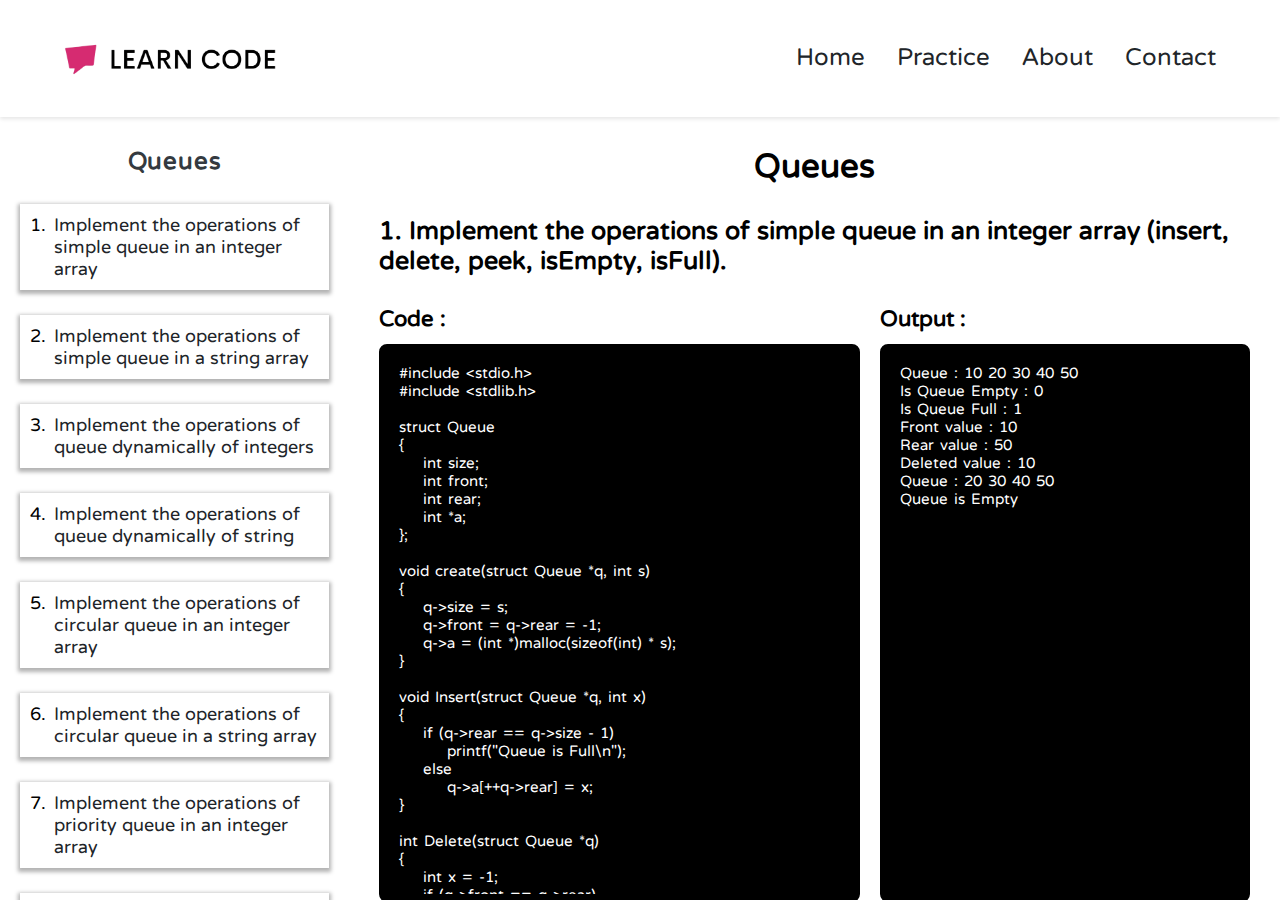
<file: Page/Queues.html>
<!DOCTYPE html>
<html lang="en">
  <head>
    <meta charset="UTF-8" />
    <meta name="viewport" content="width=device-width, initial-scale=1.0" />
    <title>My Website</title>
    <link rel="stylesheet" href="../CSS/ALL.css" />
  </head>
  <body>
    <header>
      <nav class="nav" id="nav">
        <img src="../Images/1000031782-removebg-preview.png" />
        <a href="../index.html">Home</a>
        <a href="DS.html">Practice</a>
        <a href="../index.html#About">About</a>
        <a href="#Contact">Contact</a>
      </nav>
    </header>

    <main>
      <section class="Sidebar">
        <span>Queues</span>

        <div>
          <p>1.</p>
          <a href="Queues.html#queue1"
            >Implement the operations of simple queue in an integer array
          </a>
        </div>
        <div>
          <p>2.</p>
          <a href="Queues.html#queue2"
            >Implement the operations of simple queue in a string array
          </a>
        </div>
        <div>
          <p>3.</p>
          <a href="Queues.html#queue3"
            >Implement the operations of queue dynamically of integers</a
          >
        </div>
        <div>
          <p>4.</p>
          <a href="Queues.html#queue4"
            >Implement the operations of queue dynamically of string</a
          >
        </div>
        <div>
          <p>5.</p>
          <a href="Queues.html#queue5"
            >Implement the operations of circular queue in an integer array</a
          >
        </div>
        <div>
          <p>6.</p>
          <a href="Queues.html#queue6"
            >Implement the operations of circular queue in a string array</a
          >
        </div>
        <div>
          <p>7.</p>
          <a href="Queues.html#queue7"
            >Implement the operations of priority queue in an integer array</a
          >
        </div>
        <div>
          <p>8.</p>
          <a href="Queues.html#queue8"
            >Implement the operations of priority queue in a string array</a
          >
        </div>
        <div>
          <p>9.</p>
          <a href="Queues.html#queue9"
            >Implement the operations of double ended queue in an integer array
          </a>
        </div>
        <div>
          <p>10.</p>
          <a href="Queues.html#queue10"
            >Implement the operations of double ended queue in a string array
          </a>
        </div>
        <div>
          <p>11.</p>
          <a href="Queues.html#queue11"
            >Implement the operations of priority queue dynamically of integers
          </a>
        </div>
        <div>
          <p>12.</p>
          <a href="Queues.html#queue12"
            >Implement the operations of priority queue dynamically of string
          </a>
        </div>
        <div>
          <p>13.</p>
          <a href="Queues.html#queue13"
            >Find the first circular tour that visits all petrol pumps.</a
          >
        </div>
        <div>
          <p>14.</p>
          <a href="Queues.html#queue14"
            >Length of the longest valid substring.</a
          >
        </div>
        <div>
          <p>15.</p>
          <a href="Queues.html#queue15">Find the next greater element.</a>
        </div>
        <div>
          <p>16.</p>
          <a href="Queues.html#queue16">Find next smaller element.</a>
        </div>
        <div>
          <p>17.</p>
          <a href="Queues.html#queue17"
            >Queue based approach for first non-repeating character in a
            stream.</a
          >
        </div>
        <div>
          <p>18.</p>
          <a href="Queues.html#queue18">Reverse first K elements of queue.</a>
        </div>
        <div>
          <p>19.</p>
          <a href="Queues.html#queue19">Queue reversal.</a>
        </div>
        <div>
          <p>20.</p>
          <a href="Queues.html#queue20">Rotten oranges.</a>
        </div>
      </section>

      <section class="Content">
        <h2>Queues</h2>
        <div id="queue1" class="Content-box">
          <h3>
            1. Implement the operations of simple queue in an integer array
            (insert, delete, peek, isEmpty, isFull).
          </h3>
          <div class="code-box">
            <div class="code">
              <h4>Code :</h4>
              <pre>
#include &lt;stdio.h>
#include &lt;stdlib.h>

struct Queue
{
    int size;
    int front;
    int rear;
    int *a;
};

void create(struct Queue *q, int s)
{
    q->size = s;
    q->front = q->rear = -1;
    q->a = (int *)malloc(sizeof(int) * s);
}

void Insert(struct Queue *q, int x)
{
    if (q->rear == q->size - 1)
        printf("Queue is Full\n");
    else
        q->a[++q->rear] = x;
}

int Delete(struct Queue *q)
{
    int x = -1;
    if (q->front == q->rear)
        printf("Queue is Empty\n");
    else
        x = q->a[++q->front];
    return x;
}

int PeekFront(struct Queue q)
{
    return q.front == q.rear ? -1 : q.a[q.front + 1];
}

int PeekRear(struct Queue q)
{
    return q.front == q.rear ? -1 : q.a[q.rear];
}

int IsEmpty(struct Queue q)
{
    return q.front == q.rear ? 1 : 0;
}

int IsFull(struct Queue q)
{
    return q.rear == q.size - 1 ? 1 : 0;
}

void Display(struct Queue q)
{
    if (q.front == q.rear)
        printf("Queue is Empty\n");
    else
    {
        int i = q.front + 1;
        printf("Queue : ");
        while (i <= q.rear)
            printf("%d ", q.a[i++]);
        printf("\n");
    }
}

void Destroy(struct Queue *q)
{
    char *temp;
    int i = 0;
    q->front = q->rear = -1;
    free(q->a);
    q->a = NULL;
}

int main()
{
    struct Queue q;
    create(&q, 5);
    Insert(&q, 10);
    Insert(&q, 20);
    Insert(&q, 30);
    Insert(&q, 40);
    Insert(&q, 50);
    Display(q);

    printf("Is Queue Empty : %d\n", IsEmpty(q));
    printf("Is Queue Full : %d\n", IsFull(q));
    printf("Front value : %d\n", PeekFront(q));
    printf("Rear value : %d\n", PeekRear(q));
    printf("Deleted value : %d\n", Delete(&q));
    Display(q);

    Destroy(&q);
    Delete(&q);
    return 0;
}
        </pre
              >
            </div>
            <div class="output">
              <h4>Output :</h4>
              <pre>
Queue : 10 20 30 40 50 
Is Queue Empty : 0
Is Queue Full : 1
Front value : 10
Rear value : 50
Deleted value : 10
Queue : 20 30 40 50
Queue is Empty
                                        </pre
              >
            </div>
          </div>
        </div>

        <div id="queue2" class="Content-box">
          <h3>
            2. Implement the operations of simple queue in a string array
            (insert, delete, peek, isEmpty, isFull).
          </h3>
          <div class="code-box">
            <div class="code">
              <h4>Code :</h4>
              <pre>
#include &lt;stdio.h>
#include &lt;string.h>
#include &lt;stdlib.h>

struct Queue
{
    int size;
    int front;
    int rear;
    char **a;
};

void create(struct Queue *q, int s)
{
    q->size = s;
    q->front = q->rear = -1;
    q->a = (char **)malloc(sizeof(char *) * s);
}

void Insert(struct Queue *q, char *x, int l)
{
    if (q->rear == q->size - 1)
        printf("Queue is Full\n");
    else
    {
        int i = 0;
        char *temp = (char *)malloc(sizeof(char) * (l + 1));
        while (x[i] != '\0' && i < l)
            temp[i] = x[i++];
        temp[i] = '\0';
        q->a[++q->rear] = temp;
    }
}

void Delete(struct Queue *q)
{
    char *temp;
    if (q->front == q->rear)
        printf("Queue is Empty\n");
    else
    {
        temp = q->a[++q->front];
        printf("Deleted value : %s\n", temp);
        free(temp);
    }
}

char *PeekFront(struct Queue q)
{
    return q.front == q.rear ? NULL : q.a[q.front + 1];
}

char *PeekRear(struct Queue q)
{
    return q.front == q.rear ? NULL : q.a[q.rear];
}

int IsEmpty(struct Queue q)
{
    return q.front == q.rear ? 1 : 0;
}

int IsFull(struct Queue q)
{
    return q.rear == q.size - 1 ? 1 : 0;
}

void Display(struct Queue q)
{
    if (q.front == q.rear)
        printf("Queue is Empty\n");
    else
    {
        int i = q.front + 1;
        printf("Queue : ");
        while (i <= q.rear)
            printf("%s ", q.a[i++]);
        printf("\n");
    }
}

void Destroy(struct Queue *q)
{
    char *temp;
    int i = 0;
    while (i < q->size)
    {
        temp = q->a[++q->front];
        free(temp);
        i++;
    }
    q->front = q->rear = -1;
    free(q->a);
    q->a = NULL;
}

int main()
{
    struct Queue q;
    create(&q, 5);
    Insert(&q, "Hello", strlen("Hello"));
    Insert(&q, "my", strlen("my"));
    Insert(&q, "name", strlen("name"));
    Insert(&q, "is", strlen("is"));
    Insert(&q, "you", strlen("you"));
    Display(q);

    printf("Is Queue Empty : %d\n", IsEmpty(q));
    printf("Is Queue Full : %d\n", IsFull(q));
    printf("Front value : %s\n", PeekFront(q));
    printf("Rear value : %s\n", PeekRear(q));
    Delete(&q);
    Display(q);

    Destroy(&q);
    Delete(&q);
    return 0;
}
        </pre
              >
            </div>
            <div class="output">
              <h4>Output :</h4>
              <pre>
Queue : Hello my name is you 
Is Queue Empty : 0
Is Queue Full : 1
Front value : Hello
Rear value : you
Deleted value : Hello
Queue : my name is you
Queue is Empty
                                        </pre
              >
            </div>
          </div>
        </div>

        <div id="queue3" class="Content-box">
          <h3>
            3. Implement the operations of queue dynamically of integers
            (insert, delete, peek, isEmpty, isFull).
          </h3>
          <div class="code-box">
            <div class="code">
              <h4>Code :</h4>
              <pre>
#include &lt;stdio.h>
#include &lt;stdlib.h>

struct Node
{
    int data;
    struct Node *next;
};

struct Queue
{
    struct Node *front;
    struct Node *rear;
};

void Insert(struct Queue *q, int x)
{
    struct Node *t = (struct Node *)malloc(sizeof(struct Node));
    if (t == NULL)
        printf("Queue is Full\n");
    else
    {
        t->data = x;
        t->next = NULL;
        if (q->front == NULL)
            q->front = t;
        else
            q->rear->next = t;
        q->rear = t;
    }
}

int Delete(struct Queue *q)
{
    int x = -1;
    struct Node *t;
    if (q->front == NULL)
        printf("Queue is Empty\n");
    else
    {
        t = q->front;
        q->front = t->next;
        x = t->data;
        free(t);
    }
    return x;
}

int PeekFront(struct Queue q)
{
    return q.front == NULL ? -1 : (q.front)->data;
}

int PeekRear(struct Queue q)
{
    return q.front == NULL ? -1 : (q.rear)->data;
}

int IsEmpty(struct Queue q)
{
    return q.front == NULL ? 1 : 0;
}

int IsFull(struct Queue q)
{
    struct Node *t = (struct Node *)malloc(sizeof(struct Node));
    return t == NULL ? 1 : 0;
}

void Display(struct Queue q)
{
    if (q.front == NULL)
        printf("Queue is Empty\n");
    else
    {
        struct Node *p = q.front;
        printf("Queue : ");
        while (p != NULL)
        {
            printf("%d ", p->data);
            p = p->next;
        }
        printf("\n");
    }
}

void Destroy(struct Queue *q)
{
    struct Node *t1, *t2 = q->front;
    while (t2 != NULL)
    {
        t1 = t2;
        t2 = t2->next;
        free(t1);
    }
    free(t1);
    q->front = q->rear = NULL;
}

int main()
{
    struct Queue q;
    q.front = q.rear = NULL;
    Insert(&q, 10);
    Insert(&q, 20);
    Insert(&q, 30);
    Insert(&q, 40);
    Insert(&q, 50);
    Display(q);

    printf("Is Queue Empty : %d\n", IsEmpty(q));
    printf("Is Queue Full : %d\n", IsFull(q));
    printf("Front value : %d\n", PeekFront(q));
    printf("Rear value : %d\n", PeekRear(q));
    printf("Deleted value : %d\n", Delete(&q));
    Display(q);

    Destroy(&q);
    Delete(&q);
    return 0;
}
        </pre
              >
            </div>
            <div class="output">
              <h4>Output :</h4>
              <pre>
Queue : 10 20 30 40 50 
Is Queue Empty : 0
Is Queue Full : 0
Front value : 10
Rear value : 50
Deleted value : 10
Queue : 20 30 40 50
Queue is Empty
                                        </pre
              >
            </div>
          </div>
        </div>

        <div id="queue4" class="Content-box">
          <h3>
            4. Implement the operations of queue dynamically of string (insert,
            delete, peek, isEmpty, isFull).
          </h3>
          <div class="code-box">
            <div class="code">
              <h4>Code :</h4>
              <pre>
#include &lt;stdio.h>
#include &lt;string.h>
#include &lt;stdlib.h>

struct Node
{
    char *data;
    struct Node *next;
};

struct Queue
{
    struct Node *front;
    struct Node *rear;
};

void Insert(struct Queue *q, char *x, int l)
{
    struct Node *t = (struct Node *)malloc(sizeof(struct Node));
    if (t == NULL)
        printf("Queue is Full\n");
    else
    {
        int i = 0;
        char *temp = (char *)malloc(sizeof(char) * (l + 1));
        while (x[i] != '\0' && i < l)
            temp[i] = x[i++];
        temp[i] = '\0';

        t->data = temp;
        t->next = NULL;
        if (q->front == NULL)
            q->front = t;
        else
            q->rear->next = t;
        q->rear = t;
    }
}

void Delete(struct Queue *q)
{
    char *x = NULL;
    struct Node *t;
    if (q->front == NULL)
        printf("Queue is Empty\n");
    else
    {
        t = q->front;
        q->front = t->next;
        x = t->data;
        printf("Deleted value : %s\n", x);
        free(t);
        free(x);
    }
}

char *PeekFront(struct Queue q)
{
    return q.front == NULL ? NULL : (q.front)->data;
}

char *PeekRear(struct Queue q)
{
    return q.front == NULL ? NULL : (q.rear)->data;
}

int IsEmpty(struct Queue q)
{
    return q.front == NULL ? 1 : 0;
}

int IsFull(struct Queue q)
{
    struct Node *t = (struct Node *)malloc(sizeof(struct Node));
    return t == NULL ? 1 : 0;
}

void Display(struct Queue q)
{
    if (q.front == NULL)
        printf("Queue is Empty\n");
    else
    {
        struct Node *p = q.front;
        printf("Queue : ");
        while (p != NULL)
        {
            printf("%s ", p->data);
            p = p->next;
        }
        printf("\n");
    }
}

void Destroy(struct Queue *q)
{
    struct Node *t1, *t2 = q->front;
    while (t2 != NULL)
    {
        t1 = t2;
        t2 = t2->next;
        free(t1->data);
        free(t1);
    }
    free(t1->data);
    free(t1);

    q->front = q->rear = NULL;
}

int main()
{
    struct Queue q;
    q.front = q.rear = NULL;

    Insert(&q, "Hello", strlen("Hello"));
    Insert(&q, "my", strlen("my"));
    Insert(&q, "name", strlen("name"));
    Insert(&q, "is", strlen("is"));
    Insert(&q, "you", strlen("you"));
    Display(q);

    printf("Is Queue Empty : %d\n", IsEmpty(q));
    printf("Is Queue Full : %d\n", IsFull(q));
    printf("Front value : %s\n", PeekFront(q));
    printf("Rear value : %s\n", PeekRear(q));
    Delete(&q);
    Display(q);

    Destroy(&q);
    Delete(&q);
    return 0;
}

        </pre
              >
            </div>
            <div class="output">
              <h4>Output :</h4>
              <pre>
Queue : Hello my name is you 
Is Queue Empty : 0
Is Queue Full : 0
Front value : Hello
Rear value : you
Deleted value : Hello
Queue : my name is you
Queue is Empty
                                        </pre
              >
            </div>
          </div>
        </div>

        <div id="queue5" class="Content-box">
          <h3>
            5. Implement the operations of circular queue in an integer array
            (insert, delete, peek, isEmpty, isFull).
          </h3>
          <div class="code-box">
            <div class="code">
              <h4>Code :</h4>
              <pre>
#include &lt;stdio.h>
#include &lt;stdlib.h>

struct Queue
{
    int size;
    int count;
    int front;
    int rear;
    int *a;
};

void create(struct Queue *q, int s)
{
    q->size = s;
    q->count = 0;
    q->front = q->rear = 0;
    q->a = (int *)malloc(sizeof(int) * s);
}

void Insert(struct Queue *q, int x)
{
    if (q->count == q->size)
        printf("Queue is Full\n");
    else
    {
        q->rear = (q->rear + 1) % q->size;
        q->a[q->rear] = x;
        q->count++;
    }
}

int Delete(struct Queue *q)
{
    int x = -1;
    if (q->count == 0)
        printf("Queue is Empty\n");
    else
    {
        q->front = (q->front + 1) % q->size;
        x = q->a[q->front];
        q->count--;
    }
    return x;
}

int PeekFront(struct Queue q)
{
    return q.count == 0 ? -1 : q.a[(q.front + 1) % q.size];
}

int PeekRear(struct Queue q)
{
    return q.count == 0 ? -1 : q.a[q.rear];
}

int IsEmpty(struct Queue q)
{
    return q.count == 0 ? 1 : 0;
}

int IsFull(struct Queue q)
{
    return q.count == q.size ? 1 : 0;
}

void Display(struct Queue q)
{
    if (q.count == 0)
        printf("Queue is Empty\n");
    else
    {
        int i = (q.front + 1) % q.size;
        printf("Queue : ");
        do
        {
            printf("%d ", q.a[i]);
            i = (i + 1) % q.size;
        } while (i != (q.rear + 1) % q.size);
        printf("\n");
    }
}

void Destroy(struct Queue *q)
{
    char *temp;
    int i = 0;
    q->count = 0;
    q->front = q->rear = 0;
    free(q->a);
    q->a = NULL;
}

int main()
{
    struct Queue q;
    create(&q, 5);
    Insert(&q, 10);
    Insert(&q, 20);
    Insert(&q, 30);
    Insert(&q, 40);
    Insert(&q, 50);
    // Insert(&q, 60);

    Display(q);

    printf("Is Queue Empty : %d\n", IsEmpty(q));
    printf("Is Queue Full : %d\n", IsFull(q));
    printf("Front value : %d\n", PeekFront(q));
    printf("Rear value : %d\n", PeekRear(q));
    printf("Deleted value : %d\n", Delete(&q));
    printf("Front value : %d\n", PeekFront(q));
    Display(q);

    Destroy(&q);
    Delete(&q);
    return 0;
}
        </pre
              >
            </div>
            <div class="output">
              <h4>Output :</h4>
              <pre>
Queue : 10 20 30 40 50 
Is Queue Empty : 0
Is Queue Full : 1
Front value : 10
Rear value : 50
Deleted value : 10
Front value : 20
Queue : 20 30 40 5
                                        </pre
              >
            </div>
          </div>
        </div>

        <div id="queue6" class="Content-box">
          <h3>
            6. Implement the operations of circular queue in a string array
            (insert, delete, peek, isEmpty, isFull).
          </h3>
          <div class="code-box">
            <div class="code">
              <h4>Code :</h4>
              <pre>
#include &lt;stdio.h>
#include &lt;string.h>
#include &lt;stdlib.h>

struct Queue
{
    int size;
    int count;
    int front;
    int rear;
    char **a;
};

void create(struct Queue *q, int s)
{
    q->size = s;
    q->count = 0;
    q->front = q->rear = 0;
    q->a = (char **)malloc(sizeof(char *) * s);
}

void Insert(struct Queue *q, char *x, int l)
{
    if (q->count == q->size)
        printf("Queue is Full\n");
    else
    {
        int i = 0;
        char *temp = (char *)malloc(sizeof(char) * (l + 1));
        while (x[i] != '\0' && i < l)
            temp[i] = x[i++];
        temp[i] = '\0';
        q->rear = (q->rear + 1) % q->size;
        q->a[q->rear] = temp;
        q->count++;
    }
}

void Delete(struct Queue *q)
{
    char *temp;
    if (q->count == 0)
        printf("Queue is Empty\n");
    else
    {
        q->front = (q->front + 1) % q->size;
        temp = q->a[q->front];
        printf("Deleted value : %s\n", temp);
        free(temp);
        q->count--;
    }
}

char *PeekFront(struct Queue q)
{
    return q.count == 0 ? NULL : q.a[(q.front + 1) % q.size];
}

char *PeekRear(struct Queue q)
{
    return q.count == 0 ? NULL : q.a[q.rear];
}

int IsEmpty(struct Queue q)
{
    return q.count == 0 ? 1 : 0;
}

int IsFull(struct Queue q)
{
    return q.count == q.size ? 1 : 0;
}

void Display(struct Queue q)
{
    if (q.count == 0)
        printf("Queue is Empty\n");
    else
    {
        int i = (q.front + 1) % q.size;
        printf("Queue : ");
        do
        {
            printf("%s ", q.a[i]);
            i = (i + 1) % q.size;

        } while (i != (q.rear + 1) % q.size);
        printf("\n");
    }
}

void Destroy(struct Queue *q)
{
    char *temp;
    int i = (q->front + 1) % q->size;
    do
    {
        temp = q->a[i];
        free(temp);
        i = (i + 1) % q->size;
    } while (i != (q->rear + 1) % q->size);
    q->count = 0;
    q->front = q->rear = 0;
    q->a = NULL;
}

int main()
{
    struct Queue q;
    create(&q, 5);
    Insert(&q, "Hello", strlen("Hello"));
    Insert(&q, "my", strlen("my"));
    Insert(&q, "name", strlen("name"));
    Insert(&q, "is", strlen("is"));
    Insert(&q, "you", strlen("you"));
    Display(q);

    printf("Is Queue Empty : %d\n", IsEmpty(q));
    printf("Is Queue Full : %d\n", IsFull(q));
    printf("Front value : %s\n", PeekFront(q));
    printf("Rear value : %s\n", PeekRear(q));
    Delete(&q);
    Display(q);

    Destroy(&q);
    Delete(&q);
    return 0;
}
              </pre>
            </div>
            <div class="output">
              <h4>Output :</h4>
              <pre>
Queue : Hello my name is you 
Is Queue Empty : 0
Is Queue Full : 1
Front value : Hello
Rear value : you
Deleted value : Hello
Queue : my name is you
Queue is Empty
              </pre>
            </div>
          </div>
        </div>

        <div id="queue7" class="Content-box">
          <h3>
            7. Implement the operations of priority queue in an integer array
            (insert, delete, peek, isEmpty, isFull).
          </h3>
          <div class="code-box">
            <div class="code">
              <h4>Code :</h4>
              <pre>
#include &lt;stdio.h>
#include &lt;stdlib.h>

struct array
{
    int f;
    int r;
    int c;
    int *a;
};

struct PriorityQueue
{
    int np;
    int es;
    struct array *Q;
};

void create(struct PriorityQueue *q, int nump, int each)
{
    q->np = nump;
    q->es = each;
    q->Q = (struct array *)malloc(sizeof(struct array) * nump);
    for (int i = 0; i < nump; i++)
    {
        q->Q[i].f = q->Q[i].r = -1;
        q->Q[i].c = 0;
    }
}

void Insert(struct PriorityQueue *q, int x, int pr)
{
    if (pr < 0 || pr > q->np)
    {
        printf("Invalid Priority Input!\n");
        return;
    }

    if (q->Q[pr - 1].c == q->es)
        printf("Prority Queue for %d priority is Full", pr);
    else
    {
        if (q->Q[pr - 1].r == -1)
        {
            q->Q[pr - 1].f == 0;
            q->Q[pr - 1].a = (int *)malloc(sizeof(int) * q->es);
        }

        q->Q[pr - 1].r = (q->Q[pr - 1].r + 1) % q->es;
        q->Q[pr - 1].a[q->Q[pr - 1].r] = x;
        q->Q[pr - 1].c = q->Q[pr - 1].c + 1;
    }
}

int Delete(struct PriorityQueue *q)
{
    int i, x = -1;
    if (q->np == 0)
        printf("Priority Queue is Empty\n");
    else
    {
        for (i = 0; i < q->np; i++)
        {
            if (q->Q[i].c != 0)
            {
                q->Q[i].f = q->Q[i].f + 1;
                x = q->Q[i].a[q->Q[i].f];
                q->Q[i].c = q->Q[i].c - 1;
                break;
            }
        }
    }

    return x;
}

void display(struct PriorityQueue *q)
{
    for (int i = 0; i < q->np; i++)
    {
        int j = q->Q[i].f + 1;
        printf("Queue %d : ", i + 1);
        while (j != (q->Q[i].r + 1) % q->es)
        {
            printf("%d ", q->Q[i].a[j]);
            j = (j + 1) % q->es;
        }
        printf("\n");
    }
}

int main()
{
    struct PriorityQueue var;
    var.es = var.np = 0;
    create(&var, 3, 5);
    Insert(&var, 10, 1);
    Insert(&var, 20, 1);
    Insert(&var, 30, 1);
    Insert(&var, 1, 2);
    Insert(&var, 3, 2);
    Insert(&var, 5, 2);
    Insert(&var, 7, 2);
    Insert(&var, 11, 3);
    Insert(&var, 31, 3);
    Insert(&var, 51, 3);
    Insert(&var, 71, 3);

    display(&var);
    printf("Deleted Value : %d\n", Delete(&var));
    printf("Deleted Value : %d\n", Delete(&var));
    printf("Deleted Value : %d\n", Delete(&var));
    printf("Deleted Value : %d\n", Delete(&var));
    printf("Deleted Value : %d\n", Delete(&var));
    printf("Deleted Value : %d\n", Delete(&var));
    printf("Deleted Value : %d\n", Delete(&var));
    printf("Deleted Value : %d\n", Delete(&var));
    printf("Deleted Value : %d\n", Delete(&var));
    printf("Deleted Value : %d\n", Delete(&var));
    printf("Deleted Value : %d\n", Delete(&var));
    printf("Deleted Value : %d\n", Delete(&var));
    printf("Deleted Value : %d\n", Delete(&var));
    printf("Deleted Value : %d\n", Delete(&var));
    printf("Deleted Value : %d\n", Delete(&var));
    printf("Deleted Value : %d\n", Delete(&var));

    return 0;
}</pre
              >
            </div>
            <div class="output">
              <h4>Output :</h4>
              <pre>
Queue 1 : 10 20 30 
Queue 2 : 1 3 5 7
Queue 3 : 11 31 51 71
Deleted Value : 10
Deleted Value : 20
Deleted Value : 30
Deleted Value : 1
Deleted Value : 3
Deleted Value : 5
Deleted Value : 7
Deleted Value : 11
Deleted Value : 31
Deleted Value : 51
Deleted Value : 71
Deleted Value : -1
Deleted Value : -1
Deleted Value : -1
Deleted Value : -1
Deleted Value : -1
</pre
              >
            </div>
          </div>
        </div>

        <div id="queue8" class="Content-box">
          <h3>
            8. Implement the operations of priority queue in a string array
            (insert, delete, peek, isEmpty, isFull).
          </h3>
          <div class="code-box">
            <div class="code">
              <h4>Code :</h4>
              <pre>
#include &lt;stdio.h>
#include &lt;string.h>
#define SIZE 5

int insert(char queue[], int priority[], int *count, char value, int prio)
{
    if (*count == SIZE)
    {
        printf("Queue Full\n");
        return 0;
    }

    for (int j = 0; j < *count; j++)
    {
        if (priority[j] == prio)
        {
            printf("Priority %d already exists. Choose a different priority.\n", prio);
            return 0;
        }
    }

    int i;
    for (i = *count - 1; i >= 0 && priority[i] < prio; i--)
    {
        queue[i + 1] = queue[i];
        priority[i + 1] = priority[i];
    }

    queue[i + 1] = value;
    priority[i + 1] = prio;
    (*count)++;

    printf("Inserted: %c with priority %d\n", value, prio);
    return 1;
}

void delete(char queue[], int priority[], int *count)
{
    if (*count == 0)
    {
        printf("Queue Empty\n");
    }
    else
    {
        printf("Deleted: %c with priority %d\n", queue[0], 
        priority[0]);

        for (int i = 0; i < *count - 1; i++)
        {
            queue[i] = queue[i + 1];
            priority[i] = priority[i + 1];
        }
        (*count)--;
    }
}

void peek(char queue[], int priority[], int count)
{
    if (count == 0)
    {
        printf("Queue Empty\n");
    }
    else
    {
        printf("Peek: %c with priority %d\n", queue[0],
         priority[0]);
    }
}

void isEmpty(int count)
{
    printf(count == 0 ? "Queue is Empty\n" : "Queue is Not 
    Empty\n");
}

void isFull(int count)
{
    printf(count == SIZE ? "Queue is Full\n" : "Queue is Not 
    Full\n");
}

int main()
{
    char queue[SIZE];
    int priority[SIZE];
    int count = 0;

    int choice, prio;
    char value;

    while (1)
    {
        printf("\n1. INSERT\n2. DELETE\n3. PEEK\n4. ISEMPTY\n5. 
        ISFULL\n6. EXIT\nENTER THE OPERATION: ");
        scanf("%d", &choice);

        switch (choice)
        {
        case 1:
            if (count == SIZE)
            {
                printf("Queue Full\n");
                break;
            }
            printf("Enter the character: ");
            scanf(" %c", &value);
            printf("Enter the priority: ");
            scanf("%d", &prio);
            insert(queue, priority, &count, value, prio);
            break;
        case 2:
            delete (queue, priority, &count);
            break;
        case 3:
            peek(queue, priority, count);
            break;
        case 4:
            isEmpty(count);
            break;
        case 5:
            isFull(count);
            break;
        case 6:
            return 0;
        default:
            printf("Invalid option. Please try again.\n");
            break;
        }
    }
}

              </pre>
            </div>
            <div class="output">
              <h4>Output :</h4>
              <pre>
1. INSERT
2. DELETE
3. PEEK
4. ISEMPTY
5. ISFULL
6. EXIT
ENTER THE OPERATION: 1
Enter the character: A
Enter the priority: 3
Inserted: A with priority 3

1. INSERT
2. DELETE
3. PEEK
4. ISEMPTY
5. ISFULL
6. EXIT
ENTER THE OPERATION: 1
Enter the character: B
Enter the priority: 5
Inserted: B with priority 5

1. INSERT
2. DELETE
3. PEEK
4. ISEMPTY
5. ISFULL
6. EXIT
ENTER THE OPERATION: 1
Enter the character: C
Enter the priority: 1
Inserted: C with priority 1

1. INSERT
2. DELETE
3. PEEK
4. ISEMPTY
5. ISFULL
6. EXIT
ENTER THE OPERATION: 2
Deleted: B with priority 5

              </pre>
            </div>
          </div>
        </div>

        <div id="queue9" class="Content-box">
          <h3>
            9. Implement the operations of double ended queue in an integer
            array (insert, delete, peek, isEmpty, isFull).
          </h3>
          <div class="code-box">
            <div class="code">
              <h4>Code :</h4>
              <pre>
#include &lt;stdio.h>
#include &lt;stdlib.h>

struct DEQueue
{
    int size;
    int front;
    int rear;
    int *a;
};

void create(struct DEQueue *q, int s)
{
    q->size = s;
    q->front = q->rear = -1;
    q->a = (int *)malloc(sizeof(int) * s);
}

void InsertFront(struct DEQueue *q, int x)
{
    if (q->front == -1)
        printf("DEQueue is Full at Start\n");
    else
        q->a[q->front--] = x;
}

void InsertRear(struct DEQueue *q, int x)
{
    if (q->rear == q->size - 1)
        printf("DEQueue is Full at End\n");
    else
        q->a[++q->rear] = x;
}

int DeleteFront(struct DEQueue *q)
{
    int x = -1;
    if (q->front == q->rear)
        printf("DEQueue is Empty\n");
    else
        x = q->a[++q->front];
    return x;
}

int DeleteRear(struct DEQueue *q)
{
    int x = -1;
    if (q->front == q->rear)
        printf("DEQueue is Empty\n");
    else
        x = q->a[q->rear--];
    return x;
}

int PeekFront(struct DEQueue q)
{
    return q.front == q.rear ? -1 : q.a[q.front + 1];
}

int PeekRear(struct DEQueue q)
{
    return q.front == q.rear ? -1 : q.a[q.rear];
}

int IsEmpty(struct DEQueue q)
{
    return q.front == q.rear ? 1 : 0;
}

int IsFull(struct DEQueue q)
{
    return q.rear == q.size - 1 && q.front == -1 ? 1 : 0;
}

void Display(struct DEQueue q)
{
    if (q.front == q.rear)
        printf("DEQueue is Empty\n");
    else
    {
        int i = q.front + 1;
        printf("DEQueue : ");
        while (i <= q.rear)
            printf("%d ", q.a[i++]);
        printf("\n");
    }
}

void Destroy(struct DEQueue *q)
{
    char *temp;
    int i = 0;
    q->front = q->rear = -1;
    free(q->a);
    q->a = NULL;
}

int main()
{
    struct DEQueue q;
    create(&q, 5);
    InsertFront(&q, 10);
    InsertFront(&q, 20);
    InsertRear(&q, 30);
    InsertRear(&q, 40);
    InsertRear(&q, 50);
    InsertRear(&q, 60);
    Display(q);

    printf("Is DEQueue Empty : %d\n", IsEmpty(q));
    printf("Is DEQueue Full : %d\n", IsFull(q));
    printf("Front value : %d\n", PeekFront(q));
    printf("Rear value : %d\n", PeekRear(q));
    printf("Deleted Front value : %d\n", DeleteFront(&q));
    printf("Deleted Rear value : %d\n", DeleteRear(&q));
    Display(q);

    // Destroy(&q);
    // DeleteRear(&q);
    return 0;
}
              </pre>
            </div>
            <div class="output">
              <h4>Output :</h4>
              <pre>
DEQueue is Full at Start
DEQueue is Full at Start
DEQueue : 30 40 50 60
Is DEQueue Empty : 0
Is DEQueue Full : 0
Front value : 30
Rear value : 60
Deleted Front value : 30
Deleted Rear value : 60
DEQueue : 40 50
              </pre>
            </div>
          </div>
        </div>
        <div id="queue10" class="Content-box">
          <h3>
            10. Implement the operations of double ended queue in a string array
            (insert, delete, peek, isEmpty, isFull).
          </h3>
          <div class="code-box">
            <div class="code">
              <h4>Code :</h4>
              <pre>
#include &lt;stdio.h>
#include &lt;string.h>
#include &lt;stdlib.h>

struct DEQueue
{
    int size;
    int front;
    int rear;
    char **a;
};

void create(struct DEQueue *q, int s)
{
    q->size = s;
    q->front = q->rear = -1;
    q->a = (char **)malloc(sizeof(char *) * s);
}

void InsertFront(struct DEQueue *q, char *x, int l)
{
    if (q->front == -1)
        printf("DEQueue is Full at Start\n");
    else
    {
        int i = 0;
        char *temp = (char *)malloc(sizeof(char) * (l + 1));
        while (x[i] != '\0' && i < l)
            temp[i] = x[i++];
        temp[i] = '\0';
        q->a[q->front--] = temp;
    }
}

void InsertRear(struct DEQueue *q, char *x, int l)
{
    if (q->rear == q->size - 1)
        printf("DEQueue is Full at Rear\n");
    else
    {
        int i = 0;
        char *temp = (char *)malloc(sizeof(char) * (l + 1));
        while (x[i] != '\0' && i < l)
            temp[i] = x[i++];
        temp[i] = '\0';
        q->a[++q->rear] = temp;
    }
}

void DeleteFront(struct DEQueue *q)
{
    char *temp;
    if (q->front == q->rear)
        printf("DEQueue is Empty\n");
    else
    {
        temp = q->a[++q->front];
        printf("Deleted Front value : %s\n", temp);
        free(temp);
    }
}

void DeleteRear(struct DEQueue *q)
{
    char *temp;
    if (q->front == q->rear)
        printf("DEQueue is Empty\n");
    else
    {
        temp = q->a[q->rear--];
        printf("Deleted Rear value : %s\n", temp);
        free(temp);
    }
}

char *PeekFront(struct DEQueue q)
{
    return q.front == q.rear ? NULL : q.a[q.front + 1];
}

char *PeekRear(struct DEQueue q)
{
    return q.front == q.rear ? NULL : q.a[q.rear];
}

int IsEmpty(struct DEQueue q)
{
    return q.front == q.rear ? 1 : 0;
}

int IsFull(struct DEQueue q)
{
    return q.rear == q.size - 1 && q.front == -1 ? 1 : 0;
}

void Display(struct DEQueue q)
{
    if (q.front == q.rear)
        printf("DEQueue is Empty\n");
    else
    {
        int i = q.front + 1;
        printf("DEQueue : ");
        while (i <= q.rear)
            printf("%s ", q.a[i++]);
        printf("\n");
    }
}

void Destroy(struct DEQueue *q)
{
    char *temp;
    int i = 0;
    while (i < q->size)
    {
        temp = q->a[++q->front];
        free(temp);
        i++;
    }
    q->front = q->rear = -1;
    free(q->a);
    q->a = NULL;
}

int main()
{
    struct DEQueue q;
    create(&q, 5);
    InsertRear(&q, "Hello", strlen("Hello"));
    InsertRear(&q, "my", strlen("my"));
    InsertRear(&q, "name", strlen("name"));
    InsertFront(&q, "is", strlen("is"));
    InsertFront(&q, "you", strlen("you"));
    Display(q);

    printf("Is DEQueue Empty : %d\n", IsEmpty(q));
    printf("Is DEQueue Full : %d\n", IsFull(q));
    printf("Front value : %s\n", PeekFront(q));
    printf("Rear value : %s\n", PeekRear(q));
    DeleteRear(&q);
    DeleteFront(&q);
    Display(q);

    // Destroy(&q);
    // DeleteRear(&q);
    return 0;
}
          </pre
              >
            </div>
            <div class="output">
              <h4>Output :</h4>
              <pre>
DEQueue is Full at Start
DEQueue is Full at Start
DEQueue : Hello my name
Is DEQueue Empty : 0
Is DEQueue Full : 0
Front value : Hello
Rear value : name
Deleted Rear value : name
Deleted Front value : Hello
DEQueue : my
                                          </pre
              >
            </div>
          </div>
        </div>

        <div id="queue11" class="Content-box">
          <h3>
            11. Implement the operations of priority queue dynamically of
            integers (insert, delete, peek, isEmpty, isFull).
          </h3>
          <div class="code-box">
            <div class="code">
              <h4>Code :</h4>
              <pre>
#include &lt;stdio.h>
#include &lt;stdlib.h>

struct Node
{
    int data;
    int priority;
    struct Node *next;
};

struct PriorityQueue
{
    struct Node *head;
};

void initQueue(struct PriorityQueue *pq)
{
    pq->head = NULL;
}

int isEmpty(struct PriorityQueue *pq)
{
    return pq->head == NULL;
}

int isFull()
{
    struct Node *temp = (struct Node *)malloc(sizeof(struct Node));
    if (temp == NULL)
    {
        return 1;
    }
    free(temp);
    return 0;
}

void insert(struct PriorityQueue *pq, int value, int priority)
{
    if (isFull())
    {
        printf("Priority Queue is Full\n");
        return;
    }

    struct Node *newNode = (struct Node *)malloc(sizeof(struct 
    Node));
    newNode->data = value;
    newNode->priority = priority;
    newNode->next = NULL;

    if (pq->head == NULL || pq->head->priority > priority)
    {
        newNode->next = pq->head;
        pq->head = newNode;
    }
    else
    {
        struct Node *current = pq->head;
        while (current->next != NULL && current->next->priority <= 
        priority)
        {
            current = current->next;
        }
        newNode->next = current->next;
        current->next = newNode;
    }

    printf("Inserted %d with priority %d into the priority 
    queue\n", value, priority);
}

void delete(struct PriorityQueue *pq)
{
    if (isEmpty(pq))
    {
        printf("Priority Queue is Empty\n");
        return;
    }

    struct Node *temp = pq->head;
    pq->head = pq->head->next;
    printf("Deleted %d with priority %d from the priority queue\n", 
    temp->data, temp->priority);
    free(temp);
}

void peek(struct PriorityQueue *pq)
{
    if (isEmpty(pq))
    {
        printf("Priority Queue is Empty\n");
    }
    else
    {
        printf("Highest Priority Element: %d with priority %d\n", 
        
        pq->head->data, pq->head->priority);
    }
}

int main()
{
    struct PriorityQueue pq;
    initQueue(&pq);

    int choice, value, priority;

    while (1)
    {
        printf("\n1. Insert\n2. Delete\n3. Peek\n4. IsEmpty\n5. 
        IsFull\n6. Exit\nEnter your choice: ");
        scanf("%d", &choice);

        switch (choice)
        {
        case 1:
            printf("Enter the value to insert: ");
            scanf("%d", &value);
            printf("Enter the priority of the value: ");
            scanf("%d", &priority);
            insert(&pq, value, priority);
            break;
        case 2:
            delete (&pq);
            break;
        case 3:
            peek(&pq);
            break;
        case 4:
            printf(isEmpty(&pq) ? "Priority Queue is Empty\n" : 
            "Priority Queue is Not Empty\n");
            break;
        case 5:
            printf(isFull() ? "Priority Queue is Full\n" : 
            "Priority Queue is Not Full\n");
            break;
        case 6:
            return 0;
        default:
            printf("Invalid option. Please try again.\n");
            break;
        }
    }

    return 0;
}

          </pre
              >
            </div>
            <div class="output">
              <h4>Output :</h4>
              <pre>
1. Insert
2. Delete
3. Peek
4. IsEmpty
5. IsFull
6. Exit
Enter your choice: 1
Enter the value to insert: 10
Enter the priority of the value: 2
Inserted 10 with priority 2 into the 
priority queue

1. Insert
2. Delete
3. Peek
4. IsEmpty
5. IsFull
6. Exit
Enter your choice: 1
Enter the value to insert: 20
Enter the priority of the value: 1
Inserted 20 with priority 1 into the 
priority queue

1. Insert
2. Delete
3. Peek
4. IsEmpty
5. IsFull
6. Exit
Enter your choice: 2
Deleted 20 with priority 1 from the 
priority queue
                                          </pre
              >
            </div>
          </div>
        </div>

        <div id="queue12" class="Content-box">
          <h3>
            12. Implement the operations of priority queue dynamically of string
            (insert, delete, peek, isEmpty, isFull).
          </h3>
          <div class="code-box">
            <div class="code">
              <h4>Code :</h4>
              <pre>
#include &lt;stdio.h>
#include &lt;stdlib.h>

struct Node
{
    char data;
    int priority;
    struct Node *next;
};

struct PriorityQueue
{
    struct Node *head;
};

void initQueue(struct PriorityQueue *pq)
{
    pq->head = NULL;
}

int isEmpty(struct PriorityQueue *pq)
{
    return pq->head == NULL;
}

int isFull()
{
    struct Node *temp = (struct Node *)malloc(sizeof(struct Node));
    if (temp == NULL)
    {
        return 1;
    }
    free(temp);
    return 0;
}

void insert(struct PriorityQueue *pq, char value, int priority)
{
    if (isFull())
    {
        printf("Priority Queue is Full\n");
        return;
    }

    struct Node *newNode = (struct Node *)malloc(sizeof(struct 
    Node));
    newNode->data = value;
    newNode->priority = priority;
    newNode->next = NULL;

    if (pq->head == NULL || pq->head->priority > priority)
    {
        newNode->next = pq->head;
        pq->head = newNode;
    }
    else
    {
        struct Node *current = pq->head;
        while (current->next != NULL && current->next->priority <= 
        priority)
        {
            current = current->next;
        }
        newNode->next = current->next;
        current->next = newNode;
    }

    printf("Inserted '%c' with priority %d into the priority 
    queue\n", value, priority);
}

void delete(struct PriorityQueue *pq)
{
    if (isEmpty(pq))
    {
        printf("Priority Queue is Empty\n");
        return;
    }

    struct Node *temp = pq->head;
    pq->head = pq->head->next;
    printf("Deleted '%c' with priority %d from the priority 
    queue\n", temp->data, temp->priority);
    free(temp);
}

void peek(struct PriorityQueue *pq)
{
    if (isEmpty(pq))
    {
        printf("Priority Queue is Empty\n");
    }
    else
    {
        printf("Highest Priority Element: '%c' with priority %d\n", 
        pq->head->data, pq->head->priority);
    }
}

int main()
{
    struct PriorityQueue pq;
    initQueue(&pq);

    int choice, priority;
    char value;

    while (1)
    {
        printf("\n1. Insert\n2. Delete\n3. Peek\n4. IsEmpty\n5. 
        IsFull\n6. Exit\nEnter your choice: ");
        scanf("%d", &choice);

        switch (choice)
        {
        case 1:
            printf("Enter the character to insert: ");
            scanf(" %c", &value);
            printf("Enter the priority of the character: ");
            scanf("%d", &priority);
            insert(&pq, value, priority);
            break;
        case 2:
            delete (&pq);
            break;
        case 3:
            peek(&pq);
            break;
        case 4:
            printf(isEmpty(&pq) ? "Priority Queue is Empty\n" : 
            "Priority Queue is Not Empty\n");
            break;
        case 5:
            printf(isFull() ? "Priority Queue is Full\n" : 
            "Priority Queue is Not Full\n");
            break;
        case 6:
            return 0;
        default:
            printf("Invalid option. Please try again.\n");
            break;
        }
    }

    return 0;
}

          </pre
              >
            </div>
            <div class="output">
              <h4>Output :</h4>
              <pre>
1. Insert
2. Delete
3. Peek
4. IsEmpty
5. IsFull
6. Exit
Enter your choice: 1
Enter the character to insert: A
Enter the priority of the character: 3
Inserted 'A' with priority 3 into the
 priority queue

1. Insert
2. Delete
3. Peek
4. IsEmpty
5. IsFull
6. Exit
Enter your choice: 1
Enter the character to insert: B
Enter the priority of the character: 1
Inserted 'B' with priority 1 into the 
priority queue

1. Insert
2. Delete
3. Peek
4. IsEmpty
5. IsFull
6. Exit
Enter your choice: 2
Deleted 'B' with priority 1 from the
 priority queue

                                          </pre
              >
            </div>
          </div>
        </div>

        <div id="queue13" class="Content-box">
          <h3>
            13. Find the first circular tour that visits all petrol pumps.
          </h3>
          <div class="code-box">
            <div class="code">
              <h4>Code :</h4>
              <pre>
#include &lt;stdio.h>

int circularTour(int arr[][2], int n)
{
    int total_petrol = 0, total_distance = 0;
    int current_petrol = 0, start_index = 0;

    for (int i = 0; i < n; i++)
    {
        total_petrol += arr[i][0];
        total_distance += arr[i][1];
        current_petrol += arr[i][0] - arr[i][1];

        if (current_petrol < 0)
        {
            start_index = i + 1;
            current_petrol = 0;
        }
    }

    if (total_petrol < total_distance)
    {
        return -1;
    }

    return start_index;
}

int main()
{
    int arr1[][2] = {{4, 6}, {6, 5}, {7, 3}, {4, 5}};
    int n1 = sizeof(arr1) / sizeof(arr1[0]);
    int result1 = circularTour(arr1, n1);
    printf("Starting index for first tour in arr1: %d\n", result1);

    int arr2[][2] = {{6, 4}, {3, 6}, {7, 3}};
    int n2 = sizeof(arr2) / sizeof(arr2[0]);
    int result2 = circularTour(arr2, n2);
    printf("Starting index for first tour in arr2: %d\n", result2);

    return 0;
}

          </pre
              >
            </div>
            <div class="output">
              <h4>Output :</h4>
              <pre>
Starting index for first tour in arr1: 1
Starting index for first tour in arr2: 2

                                          </pre
              >
            </div>
          </div>
        </div>

        <div id="queue14" class="Content-box">
          <h3>14. Length of the longest valid substring.</h3>
          <div class="code-box">
            <div class="code">
              <h4>Code :</h4>
              <pre>
#include &lt;stdio.h>
#include &lt;string.h>


int longestValidParentheses(char *s)
{
    int maxLength = 0;
    int stack[10000];  
    int top = -1;      
    stack[++top] = -1; 

    for (int i = 0; i < strlen(s); i++)
    {
        if (s[i] == '(')
        {
            stack[++top] = i; stack
        }
        else
        {         
            top--; 

            if (top == -1)
            {
                stack[++top] = i; 
            }
            else
            {
                
                maxLength = (maxLength > (i - stack[top])) ? 
                maxLength : (i - stack[top]);
            }
        }
    }
    return maxLength;
}

int main()
{
    char str[10000]; 
    printf("Enter the string of parentheses: ");
    scanf("%s", str);

    int result = longestValidParentheses(str);
    printf("Length of the longest valid substring: %d\n", result);

    return 0;
}
 
          </pre
              >
            </div>
            <div class="output">
              <h4>Output :</h4>
              <pre>
Enter the string of parentheses: (()())
Length of the longest valid substring: 6
  
                                          </pre
              >
            </div>
          </div>
        </div>

        <div id="queue15" class="Content-box">
          <h3>15. Find the next greater element.</h3>
          <div class="code-box">
            <div class="code">
              <h4>Code :</h4>
              <pre>
#include &lt;stdio.h>
#include &lt;stdlib.h>

void findNextGreaterElement(int arr[], int n)
{
    int *result = (int *)malloc(n * sizeof(int));
    int *stack = (int *)malloc(n * sizeof(int));
    int top = -1;

    for (int i = 0; i < n; i++)
    {
        result[i] = -1;
    }

    for (int i = 0; i < n; i++)
    {
        while (top != -1 && arr[i] > arr[stack[top]])
        {
            result[stack[top]] = arr[i];
            top--;
        }
        stack[++top] = i;
    }

    free(stack);

    for (int i = 0; i < n; i++)
    {
        printf("%d ", result[i]);
    }
    printf("\n");

    free(result);
}

int main()
{
    int n;
    printf("Enter the size of the array: ");
    scanf("%d", &n);

    int *arr = (int *)malloc(n * sizeof(int));
    printf("Enter the elements of the array: ");
    for (int i = 0; i < n; i++)
    {
        scanf("%d", &arr[i]);
    }

    findNextGreaterElement(arr, n);

    free(arr);
    return 0;
}

          </pre
              >
            </div>
            <div class="output">
              <h4>Output :</h4>
              <pre>
Enter the size of the array: 5
Enter the elements of the array: 4 5 2 10 8
5 10 10 -1 -1
                                          </pre
              >
            </div>
          </div>
        </div>

        <div id="queue16" class="Content-box">
          <h3>16. Find next smaller element.</h3>
          <div class="code-box">
            <div class="code">
              <h4>Code :</h4>
              <pre>
#include &lt;stdio.h>
#include &lt;stdlib.h>

typedef struct
{
    int *data;
    int top;
} Stack;

Stack *createStack(int capacity)
{
    Stack *stack = (Stack *)malloc(sizeof(Stack));
    stack->top = -1;
    stack->data = (int *)malloc(capacity * sizeof(int));
    return stack;
}

int isEmpty(Stack *stack)
{
    return stack->top == -1;
}

void push(Stack *stack, int value)
{
    stack->data[++stack->top] = value;
}

int pop(Stack *stack)
{
    return stack->data[stack->top--];
}

void findNextSmallerElement(int arr[], int n)
{
    int *result = (int *)malloc(n * sizeof(int));
    Stack *stack = createStack(n);

    for (int i = 0; i < n; i++)
    {
        result[i] = -1;
    }

    for (int i = 0; i < n; i++)
    {
        while (!isEmpty(stack) && arr[i] < arr[stack->data
        [stack->top]])
        {
            int index = pop(stack);
            result[index] = arr[i];
        }
        push(stack, i);
    }

    for (int i = 0; i < n; i++)
    {
        printf("%d ", result[i]);
    }
    printf("\n");

    free(result);
    free(stack->data);
    free(stack);
}

int main()
{
    int n;
    printf("Enter the size of the array: ");
    scanf("%d", &n);

    int *arr = (int *)malloc(n * sizeof(int));
    printf("Enter the elements of the array: ");
    for (int i = 0; i < n; i++)
    {
        scanf("%d", &arr[i]);
    }

    findNextSmallerElement(arr, n);

    free(arr);
    return 0;
}

              </pre>
            </div>
            <div class="output">
              <h4>Output :</h4>
              <pre>
Enter the size of the array: 5
Enter the elements of the array: 4 3 2 1 5
3 2 1 -1 -1
              </pre>
            </div>
          </div>
        </div>

        <div id="queue17" class="Content-box">
          <h3>
            17. Queue based approach for first non-repeating character in a
            stream.
          </h3>
          <div class="code-box">
            <div class="code">
              <h4>Code :</h4>
              <pre>
#include &lt;stdio.h>
#include &lt;stdlib.h>
#include &lt;string.h>

#define MAX_CHAR 256

typedef struct
{
    char *data;
    int front;
    int rear;
    int capacity;
} Queue;

Queue *createQueue(int capacity)
{
    Queue *queue = (Queue *)malloc(sizeof(Queue));
    queue->capacity = capacity;
    queue->front = 0;
    queue->rear = -1;
    queue->data = (char *)malloc(capacity * sizeof(char));
    return queue;
}

int isQueueEmpty(Queue *queue)
{
    return queue->front > queue->rear;
}

void enqueue(Queue *queue, char value)
{
    queue->data[++queue->rear] = value;
}

char dequeue(Queue *queue)
{
    return queue->data[queue->front++];
}

void firstNonRepeatingCharacter(char *stream)
{
    int frequency[MAX_CHAR] = {0};
    int i = 0;

    Queue *queue = createQueue(strlen(stream));

    while (stream[i] != '\0')
    {
        char current = stream[i];
        frequency[current]++;
        enqueue(queue, current);

        while (!isQueueEmpty(queue) && frequency[queue->data
        [queue->front]] > 1)
        {
            dequeue(queue);
        }

        if (isQueueEmpty(queue))
        {
            printf("-1 ");
        }
        else
        {
            printf("%c ", queue->data[queue->front]);
        }
        i++;
    }

    free(queue->data);
    free(queue);
}

int main()
{
    char stream[100];
    printf("Enter the character stream: ");
    scanf("%s", stream);

    firstNonRepeatingCharacter(stream);
    printf("\n");

    return 0;
}

              </pre>
            </div>
            <div class="output">
              <h4>Output :</h4>
              <pre>
Enter the character stream: aabcc
a -1 c 
              </pre>
            </div>
          </div>
        </div>

        <div id="queue18" class="Content-box">
          <h3>18. Reverse first K elements of queue.</h3>
          <div class="code-box">
            <div class="code">
              <h4>Code :</h4>
              <pre>
#include &lt;stdio.h>
#include &lt;stdlib.h>

#define MAX 100

typedef struct
{
    int items[MAX];
    int front;
    int rear;
} Queue;

Queue *createQueue()
{
    Queue *q = (Queue *)malloc(sizeof(Queue));
    q->front = -1;
    q->rear = -1;
    return q;
}

int isEmpty(Queue *q)
{
    return q->front == -1;
}

int isFull(Queue *q)
{
    return q->rear == MAX - 1;
}

void enqueue(Queue *q, int value)
{
    if (isFull(q))
    {
        printf("Queue is full!\n");
        return;
    }
    if (isEmpty(q))
    {
        q->front = 0;
    }
    q->rear++;
    q->items[q->rear] = value;
}

int dequeue(Queue *q)
{
    if (isEmpty(q))
    {
        printf("Queue is empty!\n");
        return -1;
    }
    int item = q->items[q->front];
    q->front++;
    if (q->front > q->rear)
    {
        q->front = q->rear = -1;
    }
    return item;
}

void reverseFirstK(Queue *q, int K)
{
    if (isEmpty(q) || K <= 0 || K > (q->rear - q->front + 1))
    {
        return;
    }

    int stack[MAX];
    int top = -1;

    for (int i = 0; i < K; i++)
    {
        stack[++top] = dequeue(q);
    }

    for (int i = 0; i < K; i++)
    {
        enqueue(q, stack[top--]);
    }

    for (int i = 0; i < (q->rear - q->front + 1) - K; i++)
    {
        enqueue(q, dequeue(q));
    }
}

void printQueue(Queue *q)
{
    if (isEmpty(q))
    {
        printf("Queue is empty!\n");
        return;
    }
    for (int i = q->front; i <= q->rear; i++)
    {
        printf("%d ", q->items[i]);
    }
    printf("\n");
}

int main()
{
    Queue *q = createQueue();
    int n, k, value;

    printf("Enter the number of elements in the queue: ");
    scanf("%d", &n);
    printf("Enter the elements: ");
    for (int i = 0; i < n; i++)
    {
        scanf("%d", &value);
        enqueue(q, value);
    }

    printf("Enter the value of K: ");
    scanf("%d", &k);

    reverseFirstK(q, k);

    printf("Queue after reversing first %d elements: ", k);
    printQueue(q);

    free(q);

    return 0;
}

              </pre>
            </div>
            <div class="output">
              <h4>Output :</h4>
              <pre>
Enter the number of elements in the 
queue: 6
Enter the elements: 10 20 30 40 50 60
Enter the value of K: 3
Queue after reversing first 3 elements
: 30 20 10 40 50 60
              </pre>
            </div>
          </div>
        </div>

        <div id="queue19" class="Content-box">
          <h3>19. Queue reversal.</h3>
          <div class="code-box">
            <div class="code">
              <h4>Code :</h4>
              <pre>
#include &lt;stdio.h>
#include &lt;stdlib.h>

#define MAX 100

typedef struct
{
    int items[MAX];
    int front;
    int rear;
} Queue;

Queue *createQueue()
{
    Queue *q = (Queue *)malloc(sizeof(Queue));
    q->front = -1;
    q->rear = -1;
    return q;
}

int isEmpty(Queue *q)
{
    return q->front == -1;
}

int isFull(Queue *q)
{
    return q->rear == MAX - 1;
}

void enqueue(Queue *q, int value)
{
    if (isFull(q))
    {
        printf("Queue is full!\n");
        return;
    }
    if (isEmpty(q))
    {
        q->front = 0;
    }
    q->rear++;
    q->items[q->rear] = value;
}

int dequeue(Queue *q)
{
    if (isEmpty(q))
    {
        printf("Queue is empty!\n");
        return -1;
    }
    int item = q->items[q->front];
    q->front++;
    if (q->front > q->rear)
    {
        q->front = q->rear = -1;
    }
    return item;
}

void reverseQueue(Queue *q)
{
    if (isEmpty(q))
    {
        return;
    }

    int stack[MAX];
    int top = -1;

    while (!isEmpty(q))
    {
        stack[++top] = dequeue(q);
    }

    while (top != -1)
    {
        enqueue(q, stack[top--]);
    }
}

void printQueue(Queue *q)
{
    if (isEmpty(q))
    {
        printf("Queue is empty!\n");
        return;
    }
    for (int i = q->front; i <= q->rear; i++)
    {
        printf("%d ", q->items[i]);
    }
    printf("\n");
}

int main()
{
    Queue *q = createQueue();
    int n, value;

    printf("Enter the number of elements in the queue: ");
    scanf("%d", &n);
    printf("Enter the elements: ");
    for (int i = 0; i < n; i++)
    {
        scanf("%d", &value);
        enqueue(q, value);
    }

    printf("Queue before reversing: ");
    printQueue(q);

    reverseQueue(q);

    printf("Queue after reversing: ");
    printQueue(q);

    free(q);

    return 0;
}
</pre
              >
            </div>
            <div class="output">
              <h4>Output :</h4>
              <pre>
Enter the number of elements in the queue: 5
Enter the elements: 1 2 3 4 5
Queue before reversing: 1 2 3 4 5 
Queue after reversing: 5 4 3 2 1 
              </pre>
            </div>
          </div>
        </div>

        <div id="queue20" class="Content-box">
          <h3>20. Rotten oranges.</h3>
          <div class="code-box">
            <div class="code">
              <h4>Code :</h4>
              <pre>
#include &lt;stdio.h>
#include &lt;stdlib.h>

#define MAX 100

typedef struct
{
    int x[MAX * MAX];
    int y[MAX * MAX];
    int front;
    int rear;
} Queue;

Queue *createQueue()
{
    Queue *q = (Queue *)malloc(sizeof(Queue));
    q->front = 0;
    q->rear = 0;
    return q;
}

void enqueue(Queue *q, int x, int y)
{
    q->x[q->rear] = x;
    q->y[q->rear] = y;
    q->rear++;
}

void dequeue(Queue *q, int *x, int *y)
{
    *x = q->x[q->front];
    *y = q->y[q->front];
    q->front++;
}

int isEmpty(Queue *q)
{
    return q->front == q->rear;
}

int orangesRotting(int grid[MAX][MAX], int n, int m)
{
    Queue *q = createQueue();
    int freshOranges = 0;
    int time = -1;

    for (int i = 0; i < n; i++)
    {
        for (int j = 0; j < m; j++)
        {
            if (grid[i][j] == 2)
            {
                enqueue(q, i, j);
            }
            else if (grid[i][j] == 1)
            {
                freshOranges++;
            }
        }
    }

    int directions[4][2] = {{-1, 0}, {1, 0}, {0, -1}, {0, 1}};

    while (!isEmpty(q))
    {
        int size = q->rear - q->front;
        time++;

        for (int i = 0; i < size; i++)
        {
            int x, y;
            dequeue(q, &x, &y);

            for (int d = 0; d < 4; d++)
            {
                int newX = x + directions[d][0];
                int newY = y + directions[d][1];

                if (newX >= 0 && newX < n && newY >= 0 
                && newY < m && grid[newX][newY] == 1)
                {
                    grid[newX][newY] = 2;
                    freshOranges--;
                    enqueue(q, newX, newY);
                }
            }
        }
    }

    return freshOranges == 0 ? time : -1;
}

int main()
{
    int grid[MAX][MAX];
    int n, m;

    printf("Enter dimensions of grid (n m): ");
    scanf("%d %d", &n, &m);

    printf("Enter the grid values (0 for empty, 1 for 
    fresh orange, 2 for rotten orange):\n");
    for (int i = 0; i < n; i++)
    {
        for (int j = 0; j < m; j++)
        {
            scanf("%d", &grid[i][j]);
        }
    }

    int result = orangesRotting(grid, n, m);
    printf("The earliest time after which all 
    oranges are rotten: %d\n", result);

    return 0;
}

              </pre>
            </div>
            <div class="output">
              <h4>Output :</h4>
              <pre>
Enter dimensions of grid (n m): 3 3
Enter the grid values (0 for empty, 
1 for fresh orange, 2 for rotten orange):
2 1 1
1 0 2
1 1 2
The earliest time after which all oranges are rotten: 2
              </pre>
            </div>
          </div>
        </div>

        <footer id="Contact">
          <img src="../Images/profile.jpg" />
          <p>Learn Code</p>
          <span>Copywrite &copy; 2024 LearnCode.com </span>

          <a
            href="https://www.facebook.com/"
            aria-label="facebook"
            target="_blank"
            rel="noreferrer"
            class="links"
            ><svg
              fill="currentColor"
              stroke-linecap="round"
              stroke-linejoin="round"
              stroke-width="2"
              class="w-5 h-5"
              viewBox="0 0 24 24"
            >
              <path
                d="M18 2h-3a5 5 0 00-5 5v3H7v4h3v8h4v-8h3l1-4h-4V7a1 1 0 011-1h3z"
              ></path>
            </svg>
          </a>

          <a
            href="https://www.twitter.com/"
            aria-label="twitter"
            target="_blank"
            rel="noreferrer"
            class="links"
          >
            <svg
              fill="currentColor"
              stroke-linecap="round"
              stroke-linejoin="round"
              stroke-width="2"
              class="w-5 h-5"
              viewBox="0 0 24 24"
            >
              <path
                d="M23 3a10.9 10.9 0 01-3.14 1.53 4.48 4.48 0 00-7.86 3v1A10.66 10.66 0 013 4s-4 9 5 13a11.64 11.64 0 01-7 2c9 5 20 0 20-11.5a4.5 4.5 0 00-.08-.83A7.72 7.72 0 0023 3z"
              ></path>
            </svg>
          </a>

          <a
            href="https://www.instagram.com/"
            aria-label="instagram"
            target="_blank"
            rel="noreferrer"
            class="links"
            ><svg
              fill="none"
              stroke="currentColor"
              stroke-linecap="round"
              stroke-linejoin="round"
              stroke-width="2"
              class="w-5 h-5"
              viewBox="0 0 24 24"
            >
              <rect width="20" height="20" x="2" y="2" rx="5" ry="5"></rect>
              <path
                d="M16 11.37A4 4 0 1112.63 8 4 4 0 0116 11.37zm1.5-4.87h.01"
              ></path>
            </svg>
          </a>

          <a
            href="https://www.github.com/"
            aria-label="github"
            target="_blank"
            rel="noreferrer"
            class="links"
            ><svg
              stroke="currentColor"
              fill="currentColor"
              stroke-width="0"
              viewBox="0 0 1024 1024"
              class="text-xl"
              height="1em"
              width="1em"
              xmlns="http://www.w3.org/2000/svg"
            >
              <path
                d="M511.6 76.3C264.3 76.2 64 276.4 64 523.5 64 718.9 189.3 885 363.8 946c23.5 5.9 19.9-10.8 19.9-22.2v-77.5c-135.7 15.9-141.2-73.9-150.3-88.9C215 726 171.5 718 184.5 703c30.9-15.9 62.4 4 98.9 57.9 26.4 39.1 77.9 32.5 104 26 5.7-23.5 17.9-44.5 34.7-60.8-140.6-25.2-199.2-111-199.2-213 0-49.5 16.3-95 48.3-131.7-20.4-60.5 1.9-112.3 4.9-120 58.1-5.2 118.5 41.6 123.2 45.3 33-8.9 70.7-13.6 112.9-13.6 42.4 0 80.2 4.9 113.5 13.9 11.3-8.6 67.3-48.8 121.3-43.9 2.9 7.7 24.7 58.3 5.5 118 32.4 36.8 48.9 82.7 48.9 132.3 0 102.2-59 188.1-200 212.9a127.5 127.5 0 0 1 38.1 91v112.5c.8 9 0 17.9 15 17.9 177.1-59.7 304.6-227 304.6-424.1 0-247.2-200.4-447.3-447.5-447.3z"
              ></path>
            </svg>
          </a>
        </footer>
      </section>
    </main>
  </body>
</html>
</file>
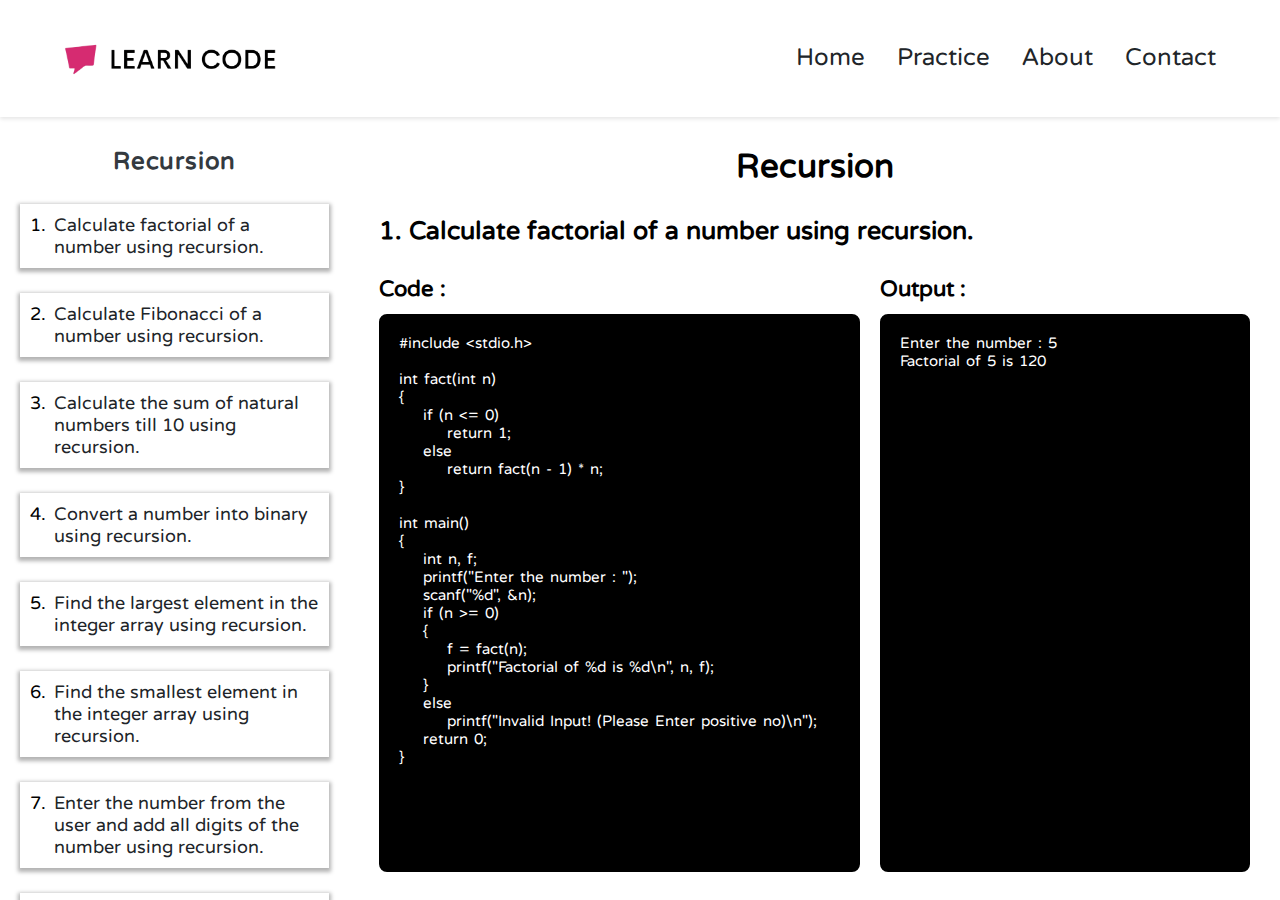
<file: Page/Recursion.html>
<!DOCTYPE html>
<html lang="en">
  <head>
    <meta charset="UTF-8" />
    <meta name="viewport" content="width=device-width, initial-scale=1.0" />
    <title>My Website</title>
    <link rel="stylesheet" href="../CSS/ALL.css" />
  </head>
  <body>
    <header>
      <nav class="nav" id="nav">
        <img src="../Images/1000031782-removebg-preview.png" />
        <a href="../index.html">Home</a>
        <a href="DS.html">Practice</a>
        <a href="../index.html#About">About</a>
        <a href="#Contact">Contact</a>
      </nav>
    </header>

    <main>
      <section class="Sidebar">
        <span>Recursion</span>

        <div>
          <p>1.</p>
          <a href="Recursion.html#recurr1"
            >Calculate factorial of a number using recursion.</a
          >
        </div>
        <div>
          <p>2.</p>
          <a href="Recursion.html#recurr2"
            >Calculate Fibonacci of a number using recursion.</a
          >
        </div>
        <div>
          <p>3.</p>
          <a href="Recursion.html#recurr3"
            >Calculate the sum of natural numbers till 10 using recursion.</a
          >
        </div>
        <div>
          <p>4.</p>
          <a href="Recursion.html#recurr4"
            >Convert a number into binary using recursion.</a
          >
        </div>
        <div>
          <p>5.</p>
          <a href="Recursion.html#recurr5"
            >Find the largest element in the integer array using recursion.</a
          >
        </div>
        <div>
          <p>6.</p>
          <a href="Recursion.html#recurr6"
            >Find the smallest element in the integer array using recursion.</a
          >
        </div>
        <div>
          <p>7.</p>
          <a href="Recursion.html#recurr7"
            >Enter the number from the user and add all digits of the number
            using recursion.</a
          >
        </div>
        <div>
          <p>8.</p>
          <a href="Recursion.html#recurr8"
            >Find the arithmetic mean of an integer array using recursion.</a
          >
        </div>
      </section>

      <section class="Content">
        <h2>Recursion</h2>
        <div id="recurr1" class="Content-box">
          <h3>1. Calculate factorial of a number using recursion.</h3>
          <div class="code-box">
            <div class="code">
              <h4>Code :</h4>
              <pre>
#include &lt;stdio.h>

int fact(int n)
{
    if (n <= 0)
        return 1;
    else
        return fact(n - 1) * n;
}

int main()
{
    int n, f;
    printf("Enter the number : ");
    scanf("%d", &n);
    if (n >= 0)
    {
        f = fact(n);
        printf("Factorial of %d is %d\n", n, f);
    }
    else
        printf("Invalid Input! (Please Enter positive no)\n");
    return 0;
}
        </pre
              >
            </div>
            <div class="output">
              <h4>Output :</h4>
              <pre>
Enter the number : 5
Factorial of 5 is 120
                                        </pre
              >
            </div>
          </div>
        </div>

        <div id="recurr2" class="Content-box">
          <h3>2. Calculate Fibonacci of a number using recursion.</h3>
          <div class="code-box">
            <div class="code">
              <h4>Code :</h4>
              <pre>
#include &lt;stdio.h>

int fib(int n)
{
    if (n == 0 || n == 1)
        return n;
    else
        return fib(n - 1) + fib(n - 2);
}

int main()
{
    int n, fb;
    printf("Enter the term : ");
    scanf("%d", &n);
    if (n >= 0)
    {
        fb = fib(n);
        printf("Fibonacci number at %d term is %d", n, fb);
    }
    else
        printf("Invalid Input! (Please enter positive term)\n");
    return 0;
}
        </pre
              >
            </div>
            <div class="output">
              <h4>Output :</h4>
              <pre>
Enter the term : 7
Fibonacci number at 7 term is 13
                                        </pre
              >
            </div>
          </div>
        </div>

        <div id="recurr3" class="Content-box">
          <h3>
            3. Calculate the sum of natural numbers till 10 using recursion.
          </h3>
          <div class="code-box">
            <div class="code">
              <h4>Code :</h4>
              <pre>
#include <&lt;stdio.h>

int sum(int n)
{
    if (n <= 1)
        return 1;
    else
        return n + sum(n - 1);
}

int main()
{
    printf("Sum of Natural number Till 10 is %d\n", sum(10));
    return 0;
}
        </pre
              >
            </div>
            <div class="output">
              <h4>Output :</h4>
              <pre>
Sum of Natural number Till 10 is 55
                                        </pre
              >
            </div>
          </div>
        </div>

        <div id="recurr4" class="Content-box">
          <h3>4. Convert a number into binary using recursion.</h3>
          <div class="code-box">
            <div class="code">
              <h4>Code :</h4>
              <pre>
#include &lt;stdio.h>

int IntToBinary(int n, int i)
{
    if (n <= 0)
        return 0;
    else
        return (n % 2) * i + IntToBinary(n / 2, i * 10);
}

int main()
{
    int n, b;
    printf("Enter the number : ");
    scanf("%d", &n);
    if (n >= 0)
    {
        b = IntToBinary(n, 1);
        printf("Binary number of %d is %d", n, b);
    }
    else
        printf("Invalid Input! (Please enter positive number)\n");
    return 0;
}
        </pre
              >
            </div>
            <div class="output">
              <h4>Output :</h4>
              <pre>
Enter the number : 11
Binary number of 11 is 1011
                                        </pre
              >
            </div>
          </div>
        </div>

        <div id="recurr5" class="Content-box">
          <h3>
            5. Find the largest element in the integer array using recursion.
          </h3>
          <div class="code-box">
            <div class="code">
              <h4>Code :</h4>
              <pre>
#include &lt;stdio.h>

int LargestNum(int a[], int i)
{
    static int li;
    if (i > 0)
    {
        if (a[li] < a[i])
            li = i;
        LargestNum(a, i - 1);
    }
    else
        return a[li];
}

int main()
{
    int n, s;
    printf("Enter the size of array : ");
    scanf("%d", &n);
    if (n > 0)
    {
        int arr[n];
        printf("Enter the Elements : ");
        for (int i = 0; i < n; i++)
            scanf("%d", &arr[i]);
        s = LargestNum(arr, n - 1);
        printf("Largest Number in array is %d", s);
    }
    else
        printf("Invalid size!");
    return 0;
}
        </pre
              >
            </div>
            <div class="output">
              <h4>Output :</h4>
              <pre>
Enter the size of array : 5
Enter the Elements : 1 2 30 4 5
Largest Number in array is 30
                                        </pre
              >
            </div>
          </div>
        </div>

        <div id="recurr6" class="Content-box">
          <h3>
            6. Find the smallest element in the integer array using recursion.
          </h3>
          <div class="code-box">
            <div class="code">
              <h4>Code :</h4>
              <pre>
#include &lt;stdio.h>

int SmallestNum(int a[], int i)
{
    static int si;
    if (i > 0)
    {
        if (a[si] > a[i])
            si = i;
        SmallestNum(a, i - 1);
    }
    else
        return a[si];
}

int main()
{
    int n, s;
    printf("Enter the size of array : ");
    scanf("%d", &n);
    if (n > 0)
    {
        int arr[n];
        printf("Enter the Elements : ");
        for (int i = 0; i < n; i++)
            scanf("%d", &arr[i]);
        s = SmallestNum(arr, n - 1);
        printf("Smallest Number in array is %d", s);
    }
    else
        printf("Invalid Size!\n");
    return 0;
}
              </pre>
            </div>
            <div class="output">
              <h4>Output :</h4>
              <pre>
Enter the size of array : 5
Enter the Elements : 1 2 0 30 5
Smallest Number in array is 0
              </pre>
            </div>
          </div>
        </div>

        <div id="recurr7" class="Content-box">
          <h3>
            7. Enter the number from the user and add all digits of the number
            using recursion.
          </h3>
          <div class="code-box">
            <div class="code">
              <h4>Code :</h4>
              <pre>
#include &lt;stdio.h>

int SumOfDigit(int n)
{
    static int s;
    if (n <= 0)
        return 0;
    else
        return n % 10 + SumOfDigit(n / 10);
}

int main()
{
    int n, sum;
    printf("Enter the number : ");
    scanf("%d", &n);
    if (n >= 0)
    {
        sum = SumOfDigit(n);
        printf("Sum of All Digit of %d number is %d", n, sum);
    }
    else
        printf("Invalid Input! (Please enter positive no)\n");
    return 0;
}</pre
              >
            </div>
            <div class="output">
              <h4>Output :</h4>
              <pre>
Enter the number : 1234
Sum of All Digit of 1234 number is 10</pre
              >
            </div>
          </div>
        </div>

        <div id="recurr8" class="Content-box">
          <h3>
            8. Find the arithmetic mean of an integer array using recursion.
          </h3>
          <div class="code-box">
            <div class="code">
              <h4>Code :</h4>
              <pre>
#include &lt;stdio.h>

float Arthimetic(int a[], int s, int i)
{
    static float sum;
    if (i < 0)
        return sum / s;
    else
    {
        sum += a[i];
        return Arthimetic(a, s, i - 1);
    }
}

int main()
{
    int n;
    printf("Enter the size of array : ");
    scanf("%d", &n);
    if (n > 0)
    {
        int arr[n];
        printf("Enter the Elements : ");
        for (int i = 0; i < n; i++)
            scanf("%d", &arr[i]);
        printf("Arthimetic mean is %f", Arthimetic(arr, n, n - 1));
    }
    else
        printf("Invalid size!\n");
    return 0;
}
              </pre>
            </div>
            <div class="output">
              <h4>Output :</h4>
              <pre>
Enter the size of array : 5
Enter the Elements : 10 2 3 4 5
Arthimetic mean is 4.800000                      
              </pre>
            </div>
          </div>
        </div>

        <footer id="Contact">
          <img src="../Images/profile.jpg" />
          <p>Learn Code</p>
          <span>Copywrite &copy; 2024 LearnCode.com </span>

          <a
            href="https://www.facebook.com/"
            aria-label="facebook"
            target="_blank"
            rel="noreferrer"
            class="links"
            ><svg
              fill="currentColor"
              stroke-linecap="round"
              stroke-linejoin="round"
              stroke-width="2"
              class="w-5 h-5"
              viewBox="0 0 24 24"
            >
              <path
                d="M18 2h-3a5 5 0 00-5 5v3H7v4h3v8h4v-8h3l1-4h-4V7a1 1 0 011-1h3z"
              ></path>
            </svg>
          </a>

          <a
            href="https://www.twitter.com/"
            aria-label="twitter"
            target="_blank"
            rel="noreferrer"
            class="links"
          >
            <svg
              fill="currentColor"
              stroke-linecap="round"
              stroke-linejoin="round"
              stroke-width="2"
              class="w-5 h-5"
              viewBox="0 0 24 24"
            >
              <path
                d="M23 3a10.9 10.9 0 01-3.14 1.53 4.48 4.48 0 00-7.86 3v1A10.66 10.66 0 013 4s-4 9 5 13a11.64 11.64 0 01-7 2c9 5 20 0 20-11.5a4.5 4.5 0 00-.08-.83A7.72 7.72 0 0023 3z"
              ></path>
            </svg>
          </a>

          <a
            href="https://www.instagram.com/"
            aria-label="instagram"
            target="_blank"
            rel="noreferrer"
            class="links"
            ><svg
              fill="none"
              stroke="currentColor"
              stroke-linecap="round"
              stroke-linejoin="round"
              stroke-width="2"
              class="w-5 h-5"
              viewBox="0 0 24 24"
            >
              <rect width="20" height="20" x="2" y="2" rx="5" ry="5"></rect>
              <path
                d="M16 11.37A4 4 0 1112.63 8 4 4 0 0116 11.37zm1.5-4.87h.01"
              ></path>
            </svg>
          </a>

          <a
            href="https://www.github.com/"
            aria-label="github"
            target="_blank"
            rel="noreferrer"
            class="links"
            ><svg
              stroke="currentColor"
              fill="currentColor"
              stroke-width="0"
              viewBox="0 0 1024 1024"
              class="text-xl"
              height="1em"
              width="1em"
              xmlns="http://www.w3.org/2000/svg"
            >
              <path
                d="M511.6 76.3C264.3 76.2 64 276.4 64 523.5 64 718.9 189.3 885 363.8 946c23.5 5.9 19.9-10.8 19.9-22.2v-77.5c-135.7 15.9-141.2-73.9-150.3-88.9C215 726 171.5 718 184.5 703c30.9-15.9 62.4 4 98.9 57.9 26.4 39.1 77.9 32.5 104 26 5.7-23.5 17.9-44.5 34.7-60.8-140.6-25.2-199.2-111-199.2-213 0-49.5 16.3-95 48.3-131.7-20.4-60.5 1.9-112.3 4.9-120 58.1-5.2 118.5 41.6 123.2 45.3 33-8.9 70.7-13.6 112.9-13.6 42.4 0 80.2 4.9 113.5 13.9 11.3-8.6 67.3-48.8 121.3-43.9 2.9 7.7 24.7 58.3 5.5 118 32.4 36.8 48.9 82.7 48.9 132.3 0 102.2-59 188.1-200 212.9a127.5 127.5 0 0 1 38.1 91v112.5c.8 9 0 17.9 15 17.9 177.1-59.7 304.6-227 304.6-424.1 0-247.2-200.4-447.3-447.5-447.3z"
              ></path>
            </svg>
          </a>
        </footer>
      </section>
    </main>
  </body>
</html>
</file>
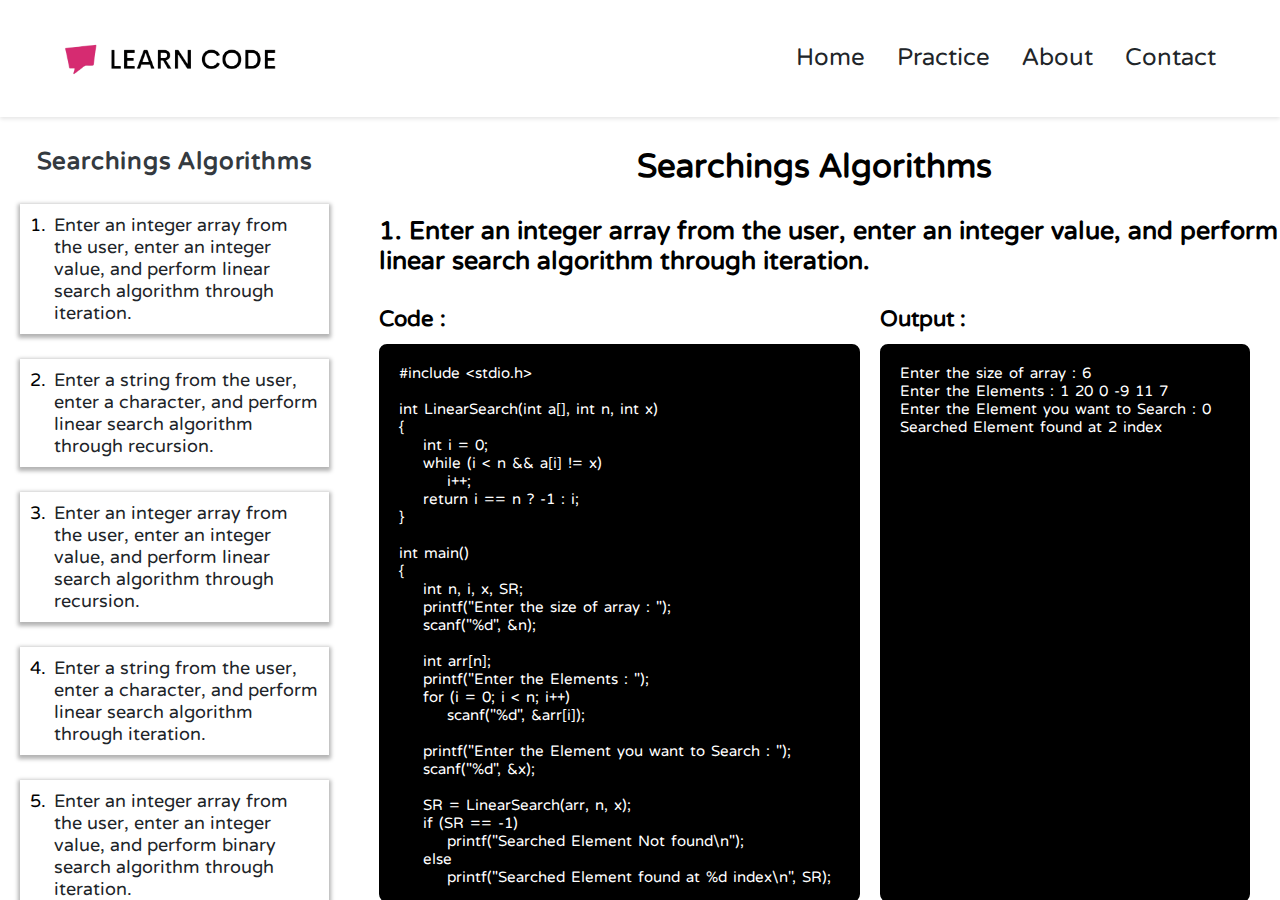
<file: Page/Searchings.html>
<!DOCTYPE html>
<html lang="en">
  <head>
    <meta charset="UTF-8" />
    <meta name="viewport" content="width=device-width, initial-scale=1.0" />
    <title>My Website</title>
    <link rel="stylesheet" href="../CSS/ALL.css" />
  </head>
  <body>
    <header>
      <nav class="nav" id="nav">
        <img src="../Images/1000031782-removebg-preview.png" />
        <a href="../index.html">Home</a>
        <a href="DS.html">Practice</a>
        <a href="../index.html#About">About</a>
        <a href="#Contact">Contact</a>
      </nav>
    </header>

    <main>
      <section class="Sidebar">
        <span>Searchings Algorithms</span>

        <div>
          <p>1.</p>
          <a href="Searchings.html#search1"
            >Enter an integer array from the user, enter an integer value, and
            perform linear search algorithm through iteration.</a
          >
        </div>
        <div>
          <p>2.</p>
          <a href="Searchings.html#search2"
            >Enter a string from the user, enter a character, and perform linear
            search algorithm through recursion.</a
          >
        </div>
        <div>
          <p>3.</p>
          <a href="Searchings.html#search3"
            >Enter an integer array from the user, enter an integer value, and
            perform linear search algorithm through recursion.</a
          >
        </div>
        <div>
          <p>4.</p>
          <a href="Searchings.html#search4"
            >Enter a string from the user, enter a character, and perform linear
            search algorithm through iteration.</a
          >
        </div>
        <div>
          <p>5.</p>
          <a href="Searchings.html#search5"
            >Enter an integer array from the user, enter an integer value, and
            perform binary search algorithm through iteration.</a
          >
        </div>
        <div>
          <p>6.</p>
          <a href="Searchings.html#search6"
            >Enter a string from the user, enter a character, and perform binary
            search algorithm through recursion.</a
          >
        </div>
        <div>
          <p>7.</p>
          <a href="Searchings.html#search7"
            >Enter an integer array from the user, enter an integer value, and
            perform binary search algorithm through recursion.</a
          >
        </div>
        <div>
          <p>8.</p>
          <a href="Searchings.html#search8"
            >Enter a string from the user, enter a character, and perform binary
            search algorithm through iteration.</a
          >
        </div>
        <div>
          <p>9.</p>
          <a href="Searchings.html#search9"
            >Calculate the best and worst complexity of the linear searching
            algorithm with exact time taken by the algorithm on an integer
            array.</a
          >
        </div>
        <div>
          <p>10.</p>
          <a href="Searchings.html#search10"
            >Calculate the best and worst complexity of the binary searching
            algorithm with exact time taken by the algorithm on an integer
            array.</a
          >
        </div>
      </section>

      <section class="Content">
        <h2>Searchings Algorithms</h2>
        <div id="search1" class="Content-box">
          <h3>
            1. Enter an integer array from the user, enter an integer value, and
            perform linear search algorithm through iteration.
          </h3>
          <div class="code-box">
            <div class="code">
              <h4>Code :</h4>
              <pre>
#include &lt;stdio.h>

int LinearSearch(int a[], int n, int x)
{
    int i = 0;
    while (i < n && a[i] != x)
        i++;
    return i == n ? -1 : i;
}

int main()
{
    int n, i, x, SR;
    printf("Enter the size of array : ");
    scanf("%d", &n);

    int arr[n];
    printf("Enter the Elements : ");
    for (i = 0; i < n; i++)
        scanf("%d", &arr[i]);

    printf("Enter the Element you want to Search : ");
    scanf("%d", &x);

    SR = LinearSearch(arr, n, x);
    if (SR == -1)
        printf("Searched Element Not found\n");
    else
        printf("Searched Element found at %d index\n", SR);

    return 0;
}
        </pre
              >
            </div>
            <div class="output">
              <h4>Output :</h4>
              <pre>
Enter the size of array : 6
Enter the Elements : 1 20 0 -9 11 7
Enter the Element you want to Search : 0
Searched Element found at 2 index
                                        </pre
              >
            </div>
          </div>
        </div>

        <div id="search2" class="Content-box">
          <h3>
            2. Enter a string from the user, enter a character, and perform
            linear search algorithm through recursion.
          </h3>
          <div class="code-box">
            <div class="code">
              <h4>Code :</h4>
              <pre>
#include &lt;stdio.h>

int LinearSearch(char a[], char x, int i)
{
    static int l = -1;
    if (a[i] == '\0')
        return l;
    else
    {
        if (a[i] == x)
            l = i;
        return l == -1 ? LinearSearch(a, x, i + 1) : l;
    }
}

int main()
{
    char str[20], x;
    printf("Enter the String : ");
    gets(str);

    printf("Enter the Character you want to Search : ");
    scanf("%c", &x);

    int SR = LinearSearch(str, x, 0);
    if (SR == -1)
        printf("Searched Character Not found\n");
    else
        printf("Searched Character found at %d index\n", SR);

    return 0;
}
        </pre
              >
            </div>
            <div class="output">
              <h4>Output :</h4>
              <pre>
Enter the String : hello
Enter the Character you want to Search : l
Searched Character found at 2 index
                                        </pre
              >
            </div>
          </div>
        </div>

        <div id="search3" class="Content-box">
          <h3>
            3. Enter an integer array from the user, enter an integer value, and
            perform linear search algorithm through recursion.
          </h3>
          <div class="code-box">
            <div class="code">
              <h4>Code :</h4>
              <pre>
#include &lt;stdio.h>

int LinearSearch(int a[], int x, int i)
{
    static int l = -1;
    if (i < 0)
        return l;
    else
    {
        if (a[i] == x)
            l = i;
        return l == -1 ? LinearSearch(a, x, i - 1) : l;
    }
}

int main()
{
    int n, i, x, SR;
    printf("Enter the size of array : ");
    scanf("%d", &n);

    int arr[n];
    printf("Enter the Elements : ");
    for (i = 0; i < n; i++)
        scanf("%d", &arr[i]);

    printf("Enter the Element you want to Search : ");
    scanf("%d", &x);

    SR = LinearSearch(arr, x, n - 1);
    if (SR == -1)
        printf("Searched Element Not found\n");
    else
        printf("Searched Element found at %d index\n", SR);

    return 0;
}
        </pre
              >
            </div>
            <div class="output">
              <h4>Output :</h4>
              <pre>
Enter the size of array : 6
Enter the Elements : 1 2 3 4 5 6
Enter the Element you want to Search : 3
Searched Element found at 2 index
                                        </pre
              >
            </div>
          </div>
        </div>

        <div id="search4" class="Content-box">
          <h3>
            4. Enter a string from the user, enter a character, and perform
            linear search algorithm through iteration.
          </h3>
          <div class="code-box">
            <div class="code">
              <h4>Code :</h4>
              <pre>
#include &lt;stdio.h>

int LinearSearch(char a[], char x)
{
    int i = 0;
    while (a[i] != '\0' && a[i] != x)
        i++;
    return a[i] == '\0' ? -1 : i;
}

int main()
{
    char str[20], x;
    printf("Enter the String : ");
    gets(str);

    printf("Enter the Character you want to Search : ");
    scanf("%c", &x);

    int SR = LinearSearch(str, x);
    if (SR == -1)
        printf("Searched Character Not found\n");
    else
        printf("Searched Character found at %d index\n", SR);

    return 0;
}
        </pre
              >
            </div>
            <div class="output">
              <h4>Output :</h4>
              <pre>
Enter the String : hello man
Enter the Character you want to Search : m
Searched Character found at 6 index
                                        </pre
              >
            </div>
          </div>
        </div>

        <div id="search5" class="Content-box">
          <h3>
            5. Enter an integer array from the user, enter an integer value, and
            perform binary search algorithm through iteration.
          </h3>
          <div class="code-box">
            <div class="code">
              <h4>Code :</h4>
              <pre>
#include &lt;stdio.h>

int BinarySearch(int a[], int n, int x)
{
    int i = 0, l = 0, h = n - 1, m;
    while (l <= h)
    {
        m = (l + h) / 2;
        if (a[m] == x)
            return m;
        else if (a[m] < x)
            l = m + 1;
        else
            h = m - 1;
    }
    return -1;
}

int main()
{
    int n, i, x, SR;
    printf("Enter the size of array : ");
    scanf("%d", &n);

    int arr[n];
    printf("Enter the Elements(in Sorted Order) : ");
    for (i = 0; i < n; i++)
        scanf("%d", &arr[i]);

    printf("Enter the Element you want to Search : ");
    scanf("%d", &x);

    SR = BinarySearch(arr, n, x);
    if (SR == -1)
        printf("Searched Element Not found\n");
    else
        printf("Searched Element found at %d index\n", SR);

    return 0;
}
        </pre
              >
            </div>
            <div class="output">
              <h4>Output :</h4>
              <pre>
Enter the size of array : 6
Enter the Elements(in Sorted Order) : 1 2 3 4 5 6
Enter the Element you want to Search : 3
Searched Element found at 2 index
                                        </pre
              >
            </div>
          </div>
        </div>

        <div id="search6" class="Content-box">
          <h3>
            6. Enter a string from the user, enter a character, and perform
            binary search algorithm through recursion.
          </h3>
          <div class="code-box">
            <div class="code">
              <h4>Code :</h4>
              <pre>
#include &lt;stdio.h>

int BinarySearch(char a[], char x, int l, int h)
{
    int m = (l + h) / 2;
    if (l <= h)
    {
        if (a[m] == x)
            return m;
        else if (a[m] < x)
            return BinarySearch(a, x, m + 1, h);
        else if (a[m] > x)
            return BinarySearch(a, x, l, m - 1);
    }
    else
        return -1;
}

int main()
{
    char str[20], x;
    printf("Enter the String(in Sorted Order) : ");
    gets(str);

    printf("Enter the Character you want to Search : ");
    scanf("%c", &x);

    int SR, h = 0;
    while (str[h] != '\0')
        h++;
    SR = BinarySearch(str, x, 0, h - 1);
    if (SR == -1)
        printf("Searched Element Not found\n");
    else
        printf("Searched Element found at %d index\n", SR);

    return 0;
}
              </pre>
            </div>
            <div class="output">
              <h4>Output :</h4>
              <pre>
Enter the String(in Sorted Order) : abcdefg
Enter the Character you want to Search : c
Searched Element found at 2 index
              </pre>
            </div>
          </div>
        </div>

        <div id="search7" class="Content-box">
          <h3>
            7. Enter an integer array from the user, enter an integer value, and
            perform binary search algorithm through recursion.
          </h3>
          <div class="code-box">
            <div class="code">
              <h4>Code :</h4>
              <pre>
#include &lt;stdio.h>

int BinarySearch(int a[], int x, int l, int h)
{
    int m = (l + h) / 2;
    if (l <= h)
    {
        if (a[m] == x)
            return m;
        else if (a[m] < x)
            return BinarySearch(a, x, m + 1, h);
        else if (a[m] > x)
            return BinarySearch(a, x, l, m - 1);
    }
    else
        return -1;
}

int main()
{
    int n, i, x, SR;
    printf("Enter the size of array : ");
    scanf("%d", &n);

    int arr[n];
    printf("Enter the Elements(in Sorted Order) : ");
    for (i = 0; i < n; i++)
        scanf("%d", &arr[i]);

    printf("Enter the Element you want to Search : ");
    scanf("%d", &x);

    SR = BinarySearch(arr, x, 0, n - 1);
    if (SR == -1)
        printf("Searched Element Not found\n");
    else
        printf("Searched Element found at %d index\n", SR);

    return 0;
}</pre
              >
            </div>
            <div class="output">
              <h4>Output :</h4>
              <pre>
Enter the size of array : 6
Enter the Elements(in Sorted Order) : 1 10 20 30 35 
50
Enter the Element you want to Search : 1
Searched Element found at 0 index</pre
              >
            </div>
          </div>
        </div>

        <div id="search8" class="Content-box">
          <h3>
            8. Enter a string from the user, enter a character, and perform
            binary search algorithm through iteration.
          </h3>
          <div class="code-box">
            <div class="code">
              <h4>Code :</h4>
              <pre>
#include &lt;stdio.h>

int BinarySearch(char a[], int x)
{
    int i = 0, l = 0, h = 0, m;
    while (a[h] != '\0')
        h++;
    h--;
    while (l <= h)
    {
        m = (l + h) / 2;
        if (a[m] == x)
            return m;
        else if (a[m] < x)
            l = m + 1;
        else
            h = m - 1;
    }
    return -1;
}

int main()
{
    char str[20], x;
    printf("Enter the String(in Sorted Order) : ");
    gets(str);

    printf("Enter the Character you want to Search : ");
    scanf("%c", &x);

    int SR = BinarySearch(str, x);
    if (SR == -1)
        printf("Searched Element Not found\n");
    else
        printf("Searched Element found at %d index\n", SR);

    return 0;
}
              </pre>
            </div>
            <div class="output">
              <h4>Output :</h4>
              <pre>
Enter the String(in Sorted Order) : ginrst
Enter the Character you want to Search : s
Searched Element found at 4 index                        
              </pre>
            </div>
          </div>
        </div>
        <div id="search9" class="Content-box">
          <h3>
            9. Calculate the best and worst complexity of the linear searching
            algorithm with exact time taken by the algorithm on an integer
            array.
          </h3>
          <div class="code-box">
            <div class="code">
              <h4>Code :</h4>
              <pre>
#include &lt;stdio.h>
#include &lt;time.h>
#define maxSize 100
int linearSearch(int arr[], int size, int ele)
{
    for (int i = 0; i < size; i++)
    {
        if (arr[i] == ele)
        {
            return i;
        }
    }
    return -1;
}
int main()
{
    int arr[maxSize];
    int size;
    int search;
    int result;
    clock_t start, end;
    printf("ENTER SIZE OF ARRAY : ");
    scanf("%d", &size);
    for (int i = 0; i < size; i++)
    {
        printf("ENTER ELEMENT %d : ", i);
        scanf("%d", &arr[i]);
    }
    printf("ENTER ELEMENT TO BE SEARCHED : ");
    scanf("%d", &search);
    start = clock();
    result = linearSearch(arr, size, search);
    if (result >= 0)
    {
        printf("ELEMENT FOUND AT INDEX %d\n", result);
    }
    else
    {
        printf("ELEMENT NOT FOUND\n");
    }
    end = clock();
    printf("Executed in %fs\n", (double)(end - start) / CLOCKS_PER_SEC);
    return 0;
}
              </pre>
            </div>
            <div class="output">
              <h4>Output :</h4>
              <pre>
ENTER SIZE OF ARRAY : 5
ENTER ELEMENT 0 : 10
ENTER ELEMENT 1 : 20
ENTER ELEMENT 2 : 30
ENTER ELEMENT 3 : 40
ENTER ELEMENT 4 : 50
ENTER ELEMENT TO BE SEARCHED : 30
ELEMENT FOUND AT INDEX 2
Executed in 0.000002s
              </pre>
            </div>
          </div>
        </div>

        <div id="search10" class="Content-box">
          <h3>
            10. Calculate the best and worst complexity of the binary searching
            algorithm with exact time taken by the algorithm on an integer
            array.
          </h3>
          <div class="code-box">
            <div class="code">
              <h4>Code :</h4>
              <pre>
#include &lt;stdio.h>
#include &lt;time.h>
#define maxSize 100
int binarySearch(int arr[], int size, int ele)
{
    int low = 0, high = size - 1, mid;
    while (low <= high)
    {
        mid = (high + low) / 2;
        if (arr[mid] == ele)
        {
            return mid;
        }
        else
        {
            if (arr[mid] > ele)
            {
                high = mid - 1;
            }
            else
            {
                low = mid + 1;
            }
        }
    }
    return -1;
}
int main()
{
    int arr[maxSize];
    int size;
    int search;
    int result;
    clock_t start, end;
    printf("ENTER SIZE OF ARRAY : ");
    scanf("%d", &size);
    for (int i = 0; i < size; i++)
    {
        printf("ENTER ELEMENT %d : ", i);
        scanf("%d", &arr[i]);
    }
    printf("ENTER ELEMENT TO BE SEARCHED : ");
    scanf("%d", &search);
    start = clock();
    result = binarySearch(arr, size, search);
    if (result >= 0)
    {
        printf("ELEMENT FOUND AT INDEX %d\n", result);
    }
    else
    {
        printf("ELEMENT NOT FOUND\n");
    }
    end = clock();
    printf("Executed in %fs\n", (double)(end - start) / CLOCKS_PER_SEC);
    return 0;
}
              </pre>
            </div>
            <div class="output">
              <h4>Output :</h4>
              <pre>
ENTER SIZE OF ARRAY : 5
ENTER ELEMENT 0 : 10
ENTER ELEMENT 1 : 20
ENTER ELEMENT 2 : 30
ENTER ELEMENT 3 : 40
ENTER ELEMENT 4 : 50
ENTER ELEMENT TO BE SEARCHED : 30
ELEMENT FOUND AT INDEX 2
Executed in 0.000001s
              </pre>
            </div>
          </div>
        </div>

        <footer id="Contact">
          <img src="../Images/profile.jpg" />
          <p>Learn Code</p>
          <span>Copywrite &copy; 2024 LearnCode.com </span>

          <a
            href="https://www.facebook.com/"
            aria-label="facebook"
            target="_blank"
            rel="noreferrer"
            class="links"
            ><svg
              fill="currentColor"
              stroke-linecap="round"
              stroke-linejoin="round"
              stroke-width="2"
              class="w-5 h-5"
              viewBox="0 0 24 24"
            >
              <path
                d="M18 2h-3a5 5 0 00-5 5v3H7v4h3v8h4v-8h3l1-4h-4V7a1 1 0 011-1h3z"
              ></path>
            </svg>
          </a>

          <a
            href="https://www.twitter.com/"
            aria-label="twitter"
            target="_blank"
            rel="noreferrer"
            class="links"
          >
            <svg
              fill="currentColor"
              stroke-linecap="round"
              stroke-linejoin="round"
              stroke-width="2"
              class="w-5 h-5"
              viewBox="0 0 24 24"
            >
              <path
                d="M23 3a10.9 10.9 0 01-3.14 1.53 4.48 4.48 0 00-7.86 3v1A10.66 10.66 0 013 4s-4 9 5 13a11.64 11.64 0 01-7 2c9 5 20 0 20-11.5a4.5 4.5 0 00-.08-.83A7.72 7.72 0 0023 3z"
              ></path>
            </svg>
          </a>

          <a
            href="https://www.instagram.com/"
            aria-label="instagram"
            target="_blank"
            rel="noreferrer"
            class="links"
            ><svg
              fill="none"
              stroke="currentColor"
              stroke-linecap="round"
              stroke-linejoin="round"
              stroke-width="2"
              class="w-5 h-5"
              viewBox="0 0 24 24"
            >
              <rect width="20" height="20" x="2" y="2" rx="5" ry="5"></rect>
              <path
                d="M16 11.37A4 4 0 1112.63 8 4 4 0 0116 11.37zm1.5-4.87h.01"
              ></path>
            </svg>
          </a>

          <a
            href="https://www.github.com/"
            aria-label="github"
            target="_blank"
            rel="noreferrer"
            class="links"
            ><svg
              stroke="currentColor"
              fill="currentColor"
              stroke-width="0"
              viewBox="0 0 1024 1024"
              class="text-xl"
              height="1em"
              width="1em"
              xmlns="http://www.w3.org/2000/svg"
            >
              <path
                d="M511.6 76.3C264.3 76.2 64 276.4 64 523.5 64 718.9 189.3 885 363.8 946c23.5 5.9 19.9-10.8 19.9-22.2v-77.5c-135.7 15.9-141.2-73.9-150.3-88.9C215 726 171.5 718 184.5 703c30.9-15.9 62.4 4 98.9 57.9 26.4 39.1 77.9 32.5 104 26 5.7-23.5 17.9-44.5 34.7-60.8-140.6-25.2-199.2-111-199.2-213 0-49.5 16.3-95 48.3-131.7-20.4-60.5 1.9-112.3 4.9-120 58.1-5.2 118.5 41.6 123.2 45.3 33-8.9 70.7-13.6 112.9-13.6 42.4 0 80.2 4.9 113.5 13.9 11.3-8.6 67.3-48.8 121.3-43.9 2.9 7.7 24.7 58.3 5.5 118 32.4 36.8 48.9 82.7 48.9 132.3 0 102.2-59 188.1-200 212.9a127.5 127.5 0 0 1 38.1 91v112.5c.8 9 0 17.9 15 17.9 177.1-59.7 304.6-227 304.6-424.1 0-247.2-200.4-447.3-447.5-447.3z"
              ></path>
            </svg>
          </a>
        </footer>
      </section>
    </main>
  </body>
</html>
</file>
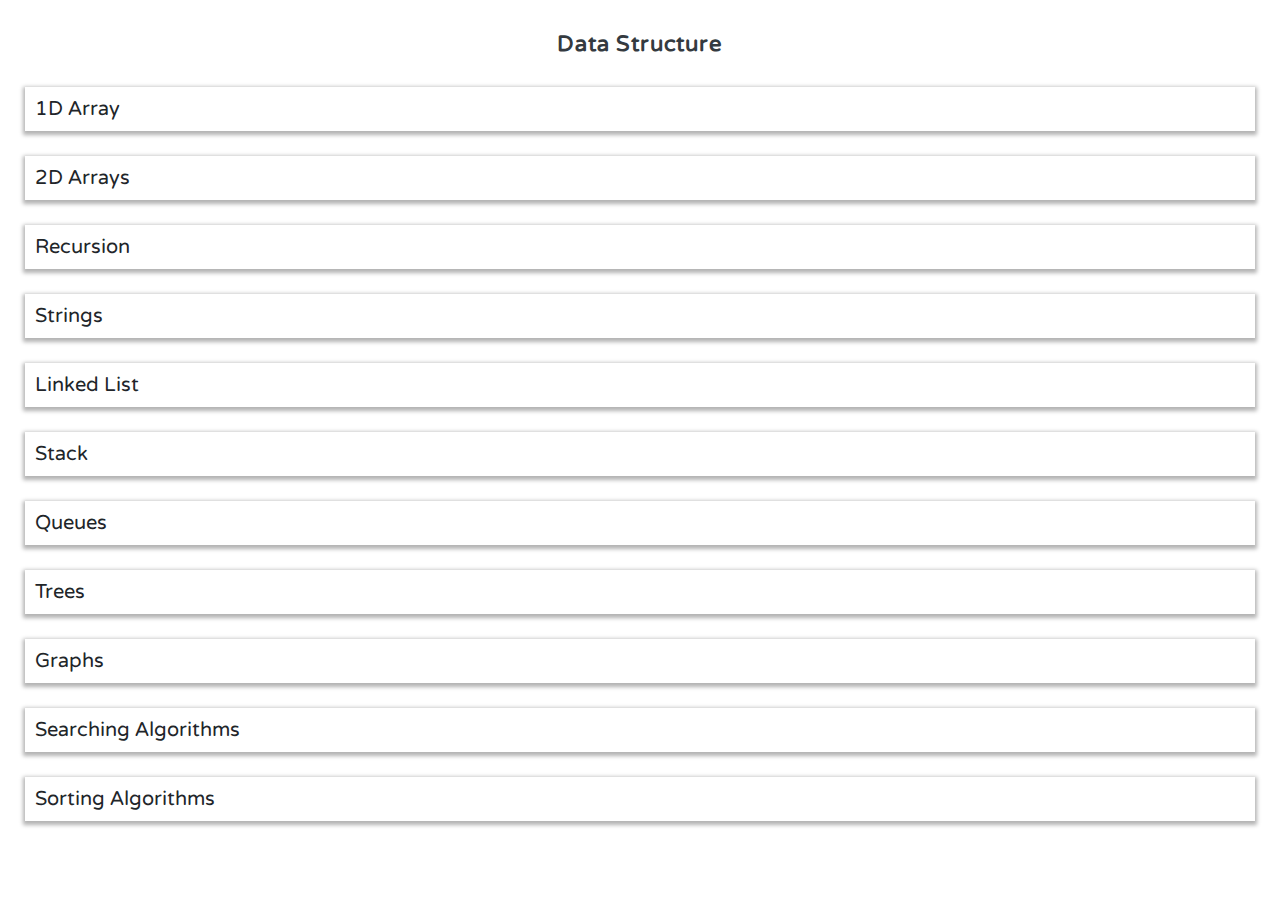
<file: Page/Sidebar.html>
<!DOCTYPE html>
<html lang="en">
  <head>
    <title>My Sidebar</title>
    <link rel="stylesheet" href="../CSS/sidebar.css" />
  </head>

  <body>
    <section class="Sidebar">
      <span>Data Structure</span>
      <a href="1DArray.html" target="ifram">1D Array</a>
      <a href="2DArray.html" target="_parent">2D Arrays</a>
      <a href="Recursion.html" target="_parent">Recursion</a>
      <a href="Strings.html" target="_parent">Strings</a>
      <a href="Linked-list.html" target="_parent">Linked List</a>
      <a href="Stacks.html" target="_parent">Stack</a>
      <a href="Queues.html" target="_parent">Queues</a>
      <a href="Trees.html" target="_parent">Trees</a>
      <a href="Graphs.html" target="_parent">Graphs</a>
      <a href="Searchings.html" target="_parent">Searching Algorithms</a>
      <a href="Sortings.html" target="_parent">Sorting Algorithms</a>
    </section>
  </body>
</html>
</file>
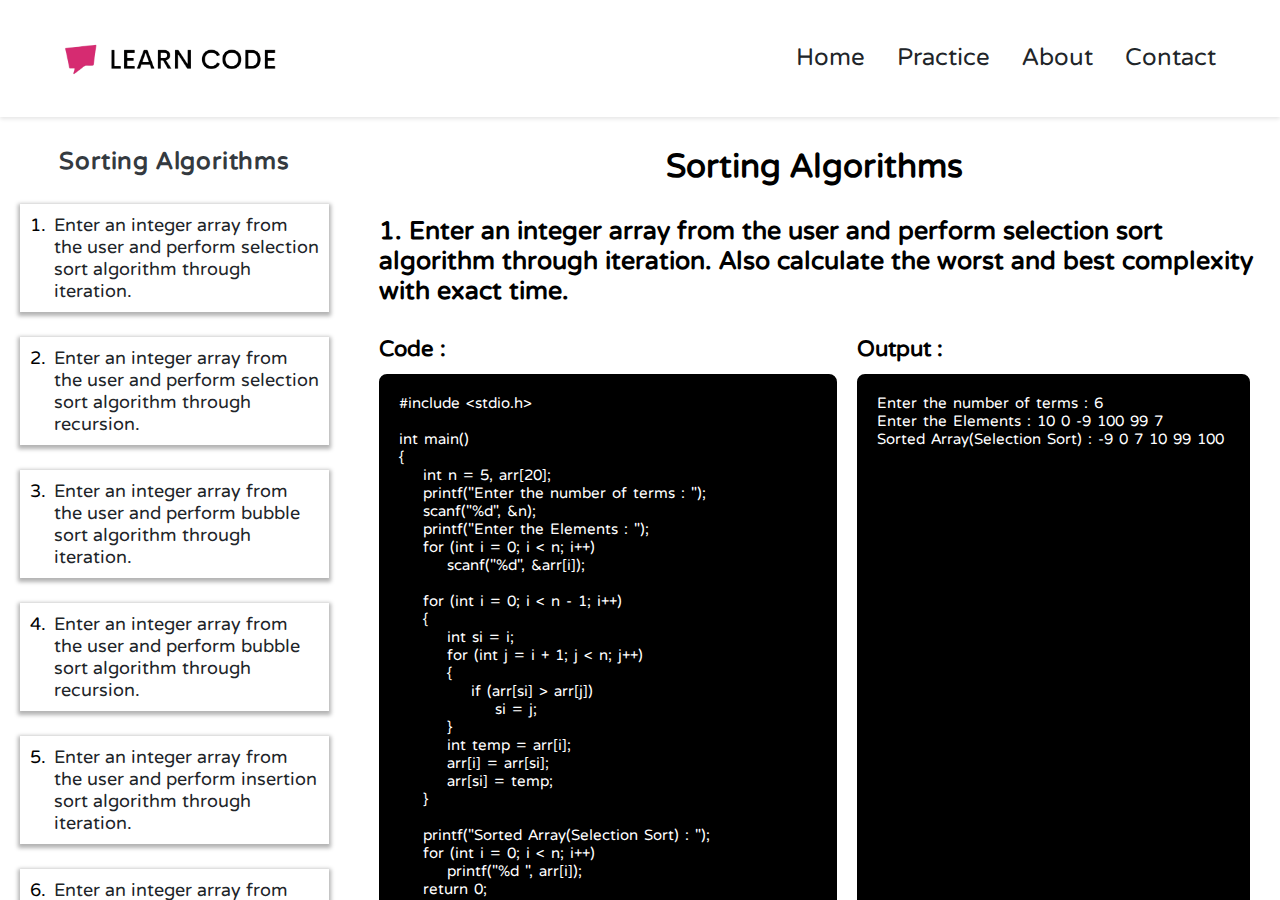
<file: Page/Sortings.html>
<!DOCTYPE html>
<html lang="en">
  <head>
    <meta charset="UTF-8" />
    <meta name="viewport" content="width=device-width, initial-scale=1.0" />
    <title>My Website</title>
    <link rel="stylesheet" href="../CSS/ALL.css" />
  </head>
  <body>
    <header>
      <nav class="nav" id="nav">
        <img src="../Images/1000031782-removebg-preview.png" />
        <a href="../index.html">Home</a>
        <a href="DS.html">Practice</a>
        <a href="../index.html#About">About</a>
        <a href="#Contact">Contact</a>
      </nav>
    </header>

    <main>
      <section class="Sidebar">
        <span>Sorting Algorithms</span>

        <div>
          <p>1.</p>
          <a href="Sortings.html#Sort1"
            >Enter an integer array from the user and perform selection sort
            algorithm through iteration.
          </a>
        </div>
        <div>
          <p>2.</p>
          <a href="Sortings.html#Sort2"
            >Enter an integer array from the user and perform selection sort
            algorithm through recursion.</a
          >
        </div>
        <div>
          <p>3.</p>
          <a href="Sortings.html#Sort3"
            >Enter an integer array from the user and perform bubble sort
            algorithm through iteration.</a
          >
        </div>
        <div>
          <p>4.</p>
          <a href="Sortings.html#Sort4"
            >Enter an integer array from the user and perform bubble sort
            algorithm through recursion.</a
          >
        </div>
        <div>
          <p>5.</p>
          <a href="Sortings.html#Sort5"
            >Enter an integer array from the user and perform insertion sort
            algorithm through iteration.</a
          >
        </div>
        <div>
          <p>6.</p>
          <a href="Sortings.html#Sort6"
            >Enter an integer array from the user and perform insertion sort
            algorithm through recursion.</a
          >
        </div>
        <div>
          <p>7.</p>
          <a href="Sortings.html#Sort7"
            >Enter an integer array from the user and perform merge sort
            algorithm through iteration.</a
          >
        </div>
        <div>
          <p>8.</p>
          <a href="Sortings.html#Sort8"
            >Enter an integer array from the user and perform merge sort
            algorithm through recursion.</a
          >
        </div>
        <div>
          <p>9.</p>
          <a href="Sortings.html#Sort9"
            >Enter an integer array from the user and perform quick sort
            algorithm through iteration.</a
          >
        </div>
        <div>
          <p>10.</p>
          <a href="Sortings.html#Sort10"
            >Enter an integer array from the user and perform quick sort
            algorithm through recursion.</a
          >
        </div>
        <div>
          <p>11.</p>
          <a href="Sortings.html#Sort11"
            >Enter a string array from the user and perform selection sort
            algorithm through iteration.</a
          >
        </div>
        <div>
          <p>12.</p>
          <a href="Sortings.html#Sort12"
            >Enter a string array from the user and perform selection sort
            algorithm through recursion.</a
          >
        </div>
        <div>
          <p>13.</p>
          <a href="Sortings.html#Sort13"
            >Enter a string array from the user and perform bubble sort
            algorithm through iteration.</a
          >
        </div>
        <div>
          <p>14.</p>
          <a href="Sortings.html#Sort14"
            >Enter a string array from the user and perform bubble sort
            algorithm through recursion.</a
          >
        </div>
        <div>
          <p>15.</p>
          <a href="Sortings.html#Sort15"
            >Enter a string array from the user and perform insertion sort
            algorithm through iteration.</a
          >
        </div>
        <div>
          <p>16.</p>
          <a href="Sortings.html#Sort16"
            >Enter a string array from the user and perform insertion sort
            algorithm through recursion.</a
          >
        </div>
        <div>
          <p>17.</p>
          <a href="Sortings.html#Sort17"
            >Enter a string array from the user and perform merge sort algorithm
            through iteration.
          </a>
        </div>
        <div>
          <p>18.</p>
          <a href="Sortings.html#Sort18"
            >Enter a string array from the user and perform merge sort algorithm
            through recursion.</a
          >
        </div>
        <div>
          <p>19.</p>
          <a href="Sortings.html#Sort19"
            >Enter a string array from the user and perform quick sort algorithm
            through iteration.</a
          >
        </div>
        <div>
          <p>20.</p>
          <a href="Sortings.html#Sort20"
            >Enter a string array from the user and perform quick sort algorithm
            through recursion.</a
          >
        </div>
      </section>

      <section class="Content">
        <h2>Sorting Algorithms</h2>
        <div id="Sort1" class="Content-box">
          <h3>
            1. Enter an integer array from the user and perform selection sort
            algorithm through iteration. Also calculate the worst and best
            complexity with exact time.
          </h3>
          <div class="code-box">
            <div class="code">
              <h4>Code :</h4>
              <pre>
#include &lt;stdio.h>

int main()
{
    int n = 5, arr[20];
    printf("Enter the number of terms : ");
    scanf("%d", &n);
    printf("Enter the Elements : ");
    for (int i = 0; i < n; i++)
        scanf("%d", &arr[i]);

    for (int i = 0; i < n - 1; i++)
    {
        int si = i;
        for (int j = i + 1; j < n; j++)
        {
            if (arr[si] > arr[j])
                si = j;
        }
        int temp = arr[i];
        arr[i] = arr[si];
        arr[si] = temp;
    }

    printf("Sorted Array(Selection Sort) : ");
    for (int i = 0; i < n; i++)
        printf("%d ", arr[i]);
    return 0;
}
        </pre
              >
            </div>
            <div class="output">
              <h4>Output :</h4>
              <pre>
Enter the number of terms : 6
Enter the Elements : 10 0 -9 100 99 7
Sorted Array(Selection Sort) : -9 0 7 10 99 100 
                                        </pre
              >
            </div>
          </div>
        </div>

        <div id="Sort2" class="Content-box">
          <h3>
            2. Enter an integer array from the user and perform selection sort
            algorithm through recursion. Also calculate the worst and best
            complexity with exact time.
          </h3>
          <div class="code-box">
            <div class="code">
              <h4>Code :</h4>
              <pre>
#include &lt;stdio.h>

int minIndex(int a[], int i, int j)
{
    if (i == j)
        return i;

    int k = minIndex(a, i + 1, j);
    return (a[i] < a[k]) ? i : k;
}

void recurSelectionSort(int a[], int n, int index)
{
    if (index == n)
        return;

    int k = minIndex(a, index, n - 1);

    if (k != index)
    {
        int temp = a[k];
        a[k] = a[index];
        a[index] = temp;
    }
    recurSelectionSort(a, n, index + 1);
}

int main()
{
    int n = 5, arr[20];
    printf("Enter the number of terms : ");
    scanf("%d", &n);
    printf("Enter the Elements : ");
    for (int i = 0; i < n; i++)
        scanf("%d", &arr[i]);

    recurSelectionSort(arr, n, 0);

    printf("Sorted Array(Selection Sort) : ");
    for (int i = 0; i < n; i++)
        printf("%d ", arr[i]);
    printf("\n");

    return 0;
}

        </pre
              >
            </div>
            <div class="output">
              <h4>Output :</h4>
              <pre>
Enter the number of terms : 5
Enter the Elements : 10 6 -9 100 5
Sorted Array(Selection Sort) : -9 5 6 10 100 
                                        </pre
              >
            </div>
          </div>
        </div>

        <div id="Sort3" class="Content-box">
          <h3>
            3. Enter an integer array from the user and perform bubble sort
            algorithm through iteration. Also calculate the worst and best
            complexity with exact time.
          </h3>
          <div class="code-box">
            <div class="code">
              <h4>Code :</h4>
              <pre>
#include &lt;stdio.h>

int main()
{
    int n = 5, arr[20];
    printf("Enter the number of terms : ");
    scanf("%d", &n);
    printf("Enter the Elements : ");
    for (int i = 0; i < n; i++)
        scanf("%d", &arr[i]);

    for (int i = 0; i < n - 1; i++)
    {
        for (int j = 0; j < n - i - 1; j++)
        {
            if (arr[j] > arr[j + 1])
            {
                int temp = arr[j];
                arr[j] = arr[j + 1];
                arr[j + 1] = temp;
            }
        }
    }

    printf("Sorted Array(Bubble Sort) : ");
    for (int i = 0; i < n; i++)
        printf("%d ", arr[i]);
    return 0;
}
        </pre
              >
            </div>
            <div class="output">
              <h4>Output :</h4>
              <pre>
Enter the number of terms : 6
Enter the Elements : 10 0 -9 100 99 7
Sorted Array(Bubble Sort) : -9 0 7 10 99 100 
                                        </pre
              >
            </div>
          </div>
        </div>

        <div id="Sort4" class="Content-box">
          <h3>
            4. Enter an integer array from the user and perform bubble sort
            algorithm through recursion. Also calculate the worst and best
            complexity with exact time.
          </h3>
          <div class="code-box">
            <div class="code">
              <h4>Code :</h4>
              <pre>
#include &lt;stdio.h>

void Bubblesort(int *a, int n, int i)
{
    if (i == n)
    {
        if (n == 0)
            return;
        else
            Bubblesort(a, n - 1, 0);
    }
    else
    {
        if (a[i] > a[i + 1])
        {
            int temp = a[i];
            a[i] = a[i + 1];
            a[i + 1] = temp;
        }
        Bubblesort(a, n, i + 1);
    }
}

int main()
{
    int n = 5, arr[10];
    printf("Enter the number of terms : ");
    scanf("%d", &n);
    printf("Enter the Elements : ");
    for (int i = 0; i < n; i++)
        scanf("%d", &arr[i]);

    Bubblesort(arr, n - 1, 0);

    printf("Array : ");
    for (int i = 0; i < n; i++)
        printf("%d ", arr[i]);
}
        </pre
              >
            </div>
            <div class="output">
              <h4>Output :</h4>
              <pre>
Enter the number of terms : 6
Enter the Elements : 10 0 -9 100 99 7
Array : -9 0 7 10 99 100 
                                        </pre
              >
            </div>
          </div>
        </div>

        <div id="Sort5" class="Content-box">
          <h3>
            5. Enter an integer array from the user and perform insertion sort
            algorithm through iteration. Also calculate the worst and best
            complexity with exact time.
          </h3>
          <div class="code-box">
            <div class="code">
              <h4>Code :</h4>
              <pre>
#include &lt;stdio.h>

int main()
{
    int n = 5, arr[20];
    printf("Enter the number of terms : ");
    scanf("%d", &n);
    printf("Enter the Elements : ");
    for (int i = 0; i < n; i++)
        scanf("%d", &arr[i]);

    for (int i = 1; i < n; i++)
    {
        int j, key = arr[i];
        for (j = i - 1; j >= 0; j--)
        {
            if (arr[j] > key)
                arr[j + 1] = arr[j];
            else
                break;
        }
        arr[j + 1] = key;
    }

    printf("Sorted Array(Insertion Sort) : ");
    for (int i = 0; i < n; i++)
        printf("%d ", arr[i]);
    return 0;
}
        </pre
              >
            </div>
            <div class="output">
              <h4>Output :</h4>
              <pre>
Enter the number of terms : 6
Enter the Elements : 10 0 -9 100 99 7
Sorted Array(Insertion Sort) : -9 0 7 10 99 100
                                        </pre
              >
            </div>
          </div>
        </div>

        <div id="Sort6" class="Content-box">
          <h3>
            6. Enter an integer array from the user and perform insertion sort
            algorithm through recursion. Also calculate the worst and best
            complexity with exact time.
          </h3>
          <div class="code-box">
            <div class="code">
              <h4>Code :</h4>
              <pre>
#include &lt;stdio.h>
#include &lt;time.h>

void InsertionSort(int *a, int n, int i)
{
    static int key, ki = 1;
    if (ki == n)
        return;
    else
    {
        if (i + 1 == ki)
            key = a[ki];
        if (i >= 0 && (a[i] > key))
        {
            a[i + 1] = a[i];
            InsertionSort(a, n, i - 1);
        }
        else
        {
            a[i + 1] = key;
            InsertionSort(a, n, ki++);
        }
    }
}

int main()
{
    int n;
    printf("Enter the number of Elements : ");
    scanf("%d", &n);
    if (n > 0)
    {
        int arr[n];
        printf("Enter the Elements : ");
        for (int i = 0; i < n; i++)
            scanf("%d", &arr[i]);

        clock_t start = clock();
        InsertionSort(arr, n, 0);
        clock_t end = clock();
        double time = (double)(end - start);
        printf("TIme taken for Sorting : %lf", time);

        printf("Sorted Elements : ");
        for (int i = 0; i < n; i++)
            printf("%d ", arr[i]);
    }
    else
        printf("Invalid size!");

    return 0;
}
              </pre>
            </div>
            <div class="output">
              <h4>Output :</h4>
              <pre>
Enter the number of Elements : 5
Enter the Elements : 10 6 -9 100 5
TIme taken for Sorting : 0.000000
Sorted Elements : -9 5 6 10 100 
              </pre>
            </div>
          </div>
        </div>

        <div id="Sort7" class="Content-box">
          <h3>
            7. Enter an integer array from the user and perform merge sort
            algorithm through iteration. Also calculate the worst and best
            complexity with exact time.
          </h3>
          <div class="code-box">
            <div class="code">
              <h4>Code :</h4>
              <pre>
#include &lt;stdio.h>

void merge(int A[], int mid, int low, int high)
{
    int i, j, k, B[100];
    i = low;
    j = mid + 1;
    k = low;

    while (i <= mid && j <= high)
    {
        if (A[i] < A[j])
        {
            B[k] = A[i];
            i++;
            k++;
        }
        else
        {
            B[k] = A[j];
            j++;
            k++;
        }
    }
    while (i <= mid)
    {
        B[k] = A[i];
        k++;
        i++;
    }
    while (j <= high)
    {
        B[k] = A[j];
        k++;
        j++;
    }
    for (int i = low; i <= high; i++)
    {
        A[i] = B[i];
    }
}

void mergeSort(int A[], int low, int high)
{
    int mid;
    if (low < high)
    {
        mid = (low + high) / 2;
        mergeSort(A, low, mid);
        mergeSort(A, mid + 1, high);
        merge(A, mid, low, high);
    }
}

int main()
{
    int n = 5, arr[20];
    printf("Enter the number of terms : ");
    scanf("%d", &n);
    printf("Enter the Elements : ");
    for (int i = 0; i < n; i++)
        scanf("%d", &arr[i]);

    mergeSort(arr, 0, n - 1);
    printf("Sorted Array(Merge Sort) : ");
    for (int i = 0; i < n; i++)
        printf("%d ", arr[i]);
    printf("\n");
    return 0;
}

</pre
              >
            </div>
            <div class="output">
              <h4>Output :</h4>
              <pre>
Enter the number of terms : 5
Enter the Elements : 100 -9 0 22 5
Sorted Array(Merge Sort) : -9 0 5 22 
100
</pre
              >
            </div>
          </div>
        </div>

        <div id="Sort8" class="Content-box">
          <h3>
            8. Enter an integer array from the user and perform merge sort
            algorithm through recursion. Also calculate the worst and best
            complexity with exact time.
          </h3>
          <div class="code-box">
            <div class="code">
              <h4>Code :</h4>
              <pre>
#include &lt;stdio.h>

void merge(int A[], int mid, int low, int high)
{
    int i, j, k, B[100];
    i = low;
    j = mid + 1;
    k = low;

    while (i <= mid && j <= high)
    {
        if (A[i] < A[j])
        {
            B[k] = A[i];
            i++;
            k++;
        }
        else
        {
            B[k] = A[j];
            j++;
            k++;
        }
    }
    while (i <= mid)
    {
        B[k] = A[i];
        k++;
        i++;
    }
    while (j <= high)
    {
        B[k] = A[j];
        k++;
        j++;
    }
    for (int i = low; i <= high; i++)
    {
        A[i] = B[i];
    }
}

void mergeSort(int A[], int low, int high)
{
    int mid;
    if (low < high)
    {
        mid = (low + high) / 2;
        mergeSort(A, low, mid);
        mergeSort(A, mid + 1, high);
        merge(A, mid, low, high);
    }
}

int main()
{
    int n = 5, arr[20];
    printf("Enter the number of terms : ");
    scanf("%d", &n);
    printf("Enter the Elements : ");
    for (int i = 0; i < n; i++)
        scanf("%d", &arr[i]);

    mergeSort(arr, 0, n - 1);
    printf("Sorted Array(Merge Sort) : ");
    for (int i = 0; i < n; i++)
        printf("%d ", arr[i]);
    printf("\n");
    return 0;
}
              </pre>
            </div>
            <div class="output">
              <h4>Output :</h4>
              <pre>
Enter the number of terms : 5
Enter the Elements : 100 -9 0 22 5
Sorted Array(Merge Sort) : -9 0 5 22 100                         
              </pre>
            </div>
          </div>
        </div>

        <div id="Sort9" class="Content-box">
          <h3>
            9. Enter an integer array from the user and perform quick sort
            algorithm through iteration. Also calculate the worst and best
            complexity with exact time.
          </h3>
          <div class="code-box">
            <div class="code">
              <h4>Code :</h4>
              <pre>
#include &lt;stdio.h>

int partition(int A[], int low, int high)
{
    int pivot = A[low];
    int i = low + 1;
    int j = high;
    int temp;

    do
    {
        while (A[i] <= pivot)
        {
            i++;
        }

        while (A[j] > pivot)
        {
            j--;
        }

        if (i < j)
        {
            temp = A[i];
            A[i] = A[j];
            A[j] = temp;
        }
    } while (i < j);

    // Swap A[low] and A[j]
    temp = A[low];
    A[low] = A[j];
    A[j] = temp;
    return j;
}

void quickSort(int A[], int low, int high)
{
    int partitionIndex; // Index of pivot after partition

    if (low < high)
    {
        partitionIndex = partition(A, low, high);
        quickSort(A, low, partitionIndex - 1);  // sort left subarray
        quickSort(A, partitionIndex + 1, high); // sort right subarray
    }
}

int main()
{
    int n = 5, arr[20];
    printf("Enter the number of terms : ");
    scanf("%d", &n);
    printf("Enter the Elements : ");
    for (int i = 0; i < n; i++)
        scanf("%d", &arr[i]);

    quickSort(arr, 0, n - 1);

    printf("Sorted Array(Quick Sort) : ");
    for (int i = 0; i < n; i++)
        printf("%d ", arr[i]);
    printf("\n");
    return 0;
}
              </pre>
            </div>
            <div class="output">
              <h4>Output :</h4>
              <pre>
Enter the number of terms : 5
Enter the Elements : 100 -9 0 22 5
Sorted Array(Quick Sort) : -9 0 5 22 100
              </pre>
            </div>
          </div>
        </div>
        <div id="Sort10" class="Content-box">
          <h3>
            10. Enter an integer array from the user and perform quick sort
            algorithm through recursion. Also calculate the worst and best
            complexity with exact time.
          </h3>
          <div class="code-box">
            <div class="code">
              <h4>Code :</h4>
              <pre>
#include &lt;stdio.h>

int partition(int A[], int low, int high)
{
    int pivot = A[low];
    int i = low + 1;
    int j = high;
    int temp;

    do
    {
        while (A[i] <= pivot)
        {
            i++;
        }

        while (A[j] > pivot)
        {
            j--;
        }

        if (i < j)
        {
            temp = A[i];
            A[i] = A[j];
            A[j] = temp;
        }
    } while (i < j);

    // Swap A[low] and A[j]
    temp = A[low];
    A[low] = A[j];
    A[j] = temp;
    return j;
}

void quickSort(int A[], int low, int high)
{
    int partitionIndex; // Index of pivot after partition

    if (low < high)
    {
        partitionIndex = partition(A, low, high);
        quickSort(A, low, partitionIndex - 1);  // sort left subarray
        quickSort(A, partitionIndex + 1, high); // sort right subarray
    }
}

int main()
{
    int n = 5, arr[20];
    printf("Enter the number of terms : ");
    scanf("%d", &n);
    printf("Enter the Elements : ");
    for (int i = 0; i < n; i++)
        scanf("%d", &arr[i]);

    quickSort(arr, 0, n - 1);

    printf("Sorted Array(Quick Sort) : ");
    for (int i = 0; i < n; i++)
        printf("%d ", arr[i]);
    printf("\n");
    return 0;
}

          </pre
              >
            </div>
            <div class="output">
              <h4>Output :</h4>
              <pre>
Enter the number of terms : 5
Enter the Elements : 100 -9 0 22 5
Sorted Array(Quick Sort) : -9 0 5 22 100 
                                          </pre
              >
            </div>
          </div>
        </div>

        <div id="Sort11" class="Content-box">
          <h3>
            11. Enter a string array from the user and perform selection sort
            algorithm through iteration. Also calculate the worst and best
            complexity with exact time.
          </h3>
          <div class="code-box">
            <div class="code">
              <h4>Code :</h4>
              <pre>
#include &lt;stdio.h>
#include &lt;time.h>
#define maxSize 100
// selection sorts looks for smallest element in the sorted array
void selectionSort(char arr[], int size)
{
    char temp, min;
    for (int i = 0; i < size; i++)
    {
        min = i;
        for (int j = i + 1; j < size; j++)
        {
            if (arr[j] < arr[min])
            {
                min = j;
            }
        }
        temp = arr[i];
        arr[i] = arr[min];
        arr[min] = temp;
    }
}
int main()
{
    char arr[maxSize];
    int size;
    clock_t start, end;
    printf("ENTER SIZE OF ARRAY : ");
    scanf("%d", &size);
    for (int i = 0; i < size; i++)
    {
        printf("ENTER ARRAY ELEMENT : ");
        fflush(stdin);
        scanf("%c", &arr[i]);
    }
    for (int i = 0; i < size; i++)
    {
        printf("%c ", arr[i]);
    }
    start = clock();
    selectionSort(arr, size);
    end = clock();
    printf("\n");
    for (int i = 0; i < size; i++)
    {
        printf("%c ", arr[i]);
    }
    printf("\nExecuted in %fs\n", (double)(end - start) / CLOCKS_PER_SEC);

    return 0;
}
          </pre
              >
            </div>
            <div class="output">
              <h4>Output :</h4>
              <pre>
ENTER SIZE OF ARRAY : 5
ENTER ARRAY ELEMENT : z
ENTER ARRAY ELEMENT : b
ENTER ARRAY ELEMENT : a
ENTER ARRAY ELEMENT : k
ENTER ARRAY ELEMENT : m
z b a k m 
a b k m z 
Executed in 0.000001s

                                          </pre
              >
            </div>
          </div>
        </div>

        <div id="Sort12" class="Content-box">
          <h3>
            12. Enter a string array from the user and perform selection sort
            algorithm through recursion. Also calculate the worst and best
            complexity with exact time.
          </h3>
          <div class="code-box">
            <div class="code">
              <h4>Code :</h4>
              <pre>
#include &lt;stdio.h>
#include &lt;time.h>
#define maxSize 100
// selection sorts looks for smallest element in the sorted array
void selectionSort(char arr[], int size, int i, int j, int min)
{
    if (i < (size - 1))
    {
        if (j == size)
        {
            char temp = arr[i];
            arr[i] = arr[min];
            arr[min] = temp;
            i++;
            min = i;
            j = min + 1;
        }
        if (arr[j] < arr[min])
        {
            selectionSort(arr, size, i, j + 1, j);
        }
        else
        {
            selectionSort(arr, size, i, j + 1, min);
        }
    }
}
int main()
{
    char arr[maxSize];
    int size;
    clock_t start, end;
    printf("ENTER SIZE OF ARRAY : ");
    scanf("%d", &size);
    for (int i = 0; i < size; i++)
    {
        printf("ENTER ARRAY ELEMENT : ");
        fflush(stdin);
        scanf("%c", &arr[i]);
    }
    for (int i = 0; i < size; i++)
    {
        printf("%c ", arr[i]);
    }
    start = clock();
    selectionSort(arr, size, 0, 1, 0);
    end = clock();
    printf("\n");
    for (int i = 0; i < size; i++)
    {
        printf("%c ", arr[i]);
    }
    printf("\nExecuted in %fs\n", (double)(end - start) / 
    CLOCKS_PER_SEC);

    return 0;
}
          </pre
              >
            </div>
            <div class="output">
              <h4>Output :</h4>
              <pre>
ENTER SIZE OF ARRAY : 5
ENTER ARRAY ELEMENTS : 
z
b
a
k
m
Original array: z b a k m 
Sorted array: a b k m z 
Executed in 0.000001s

                                          </pre
              >
            </div>
          </div>
        </div>

        <div id="Sort13" class="Content-box">
          <h3>
            13. Enter a string array from the user and perform bubble sort
            algorithm through iteration. Also calculate the worst and best
            complexity with exact time.
          </h3>
          <div class="code-box">
            <div class="code">
              <h4>Code :</h4>
              <pre>
#include &lt;stdio.h>
#include &lt;time.h>
#define maxSize 100
// swaps the adjacent elements
void bubbleSort(char arr[], int size)
{
    char temp;
    for (int j = 0; j < size; j++)
    {
        for (int i = 0; i < (size - j - 1); i++)
        {
            if (arr[i] > arr[i + 1])
            {
                temp = arr[i];
                arr[i] = arr[i + 1];
                arr[i + 1] = temp;
            }
        }
    }
}
int main()
{
    char arr[maxSize];
    int size;
    clock_t start, end;
    printf("ENTER SIZE OF ARRAY : ");
    scanf("%d", &size);
    for (int i = 0; i < size; i++)
    {
        printf("ENTER ARRAY ELEMENT : ");
        fflush(stdin);
        scanf("%c", &arr[i]);
    }
    for (int i = 0; i < size; i++)
    {
        printf("%c ", arr[i]);
    }
    start = clock();
    bubbleSort(arr, size);
    end = clock();
    printf("\n");
    for (int i = 0; i < size; i++)
    {
        printf("%c ", arr[i]);
    }
    printf("\nExecuted in %fs\n", (double)(end - start) / 
    CLOCKS_PER_SEC);
    return 0;
}
          </pre
              >
            </div>
            <div class="output">
              <h4>Output :</h4>
              <pre>
ENTER SIZE OF ARRAY: 5
ENTER ARRAY ELEMENTS: 
ENTER ARRAY ELEMENT: z
ENTER ARRAY ELEMENT: b
ENTER ARRAY ELEMENT: a
ENTER ARRAY ELEMENT: k
ENTER ARRAY ELEMENT: m
Original array: z b a k m 
Sorted array: a b k m z 
Executed in 0.000001s

                                          </pre
              >
            </div>
          </div>
        </div>

        <div id="Sort14" class="Content-box">
          <h3>
            14. Enter a string array from the user and perform bubble sort
            algorithm through recursion. Also calculate the worst and best
            complexity with exact time.
          </h3>
          <div class="code-box">
            <div class="code">
              <h4>Code :</h4>
              <pre>
#include &lt;stdio.h>
#include &lt;time.h>
#define maxSize 100
// swaps the adjacent elements
void bubbleSort(char arr[], int size, int i, int j)
{
    if (i < size)
    {
        if (j < (size - i - 1))
        {
            if (arr[j] > arr[j + 1])
            {
                char temp = arr[j];
                arr[j] = arr[j + 1];
                arr[j + 1] = temp;
            }
            bubbleSort(arr, size, i, j + 1);
        }
        bubbleSort(arr, size, i + 1, 0);
    }
}
int main()
{
    char arr[maxSize];
    int size;
    clock_t start, end;
    printf("ENTER SIZE OF ARRAY : ");
    scanf("%d", &size);
    for (int i = 0; i < size; i++)
    {
        printf("ENTER ARRAY ELEMENT : ");
        fflush(stdin);
        scanf("%c", &arr[i]);
    }
    for (int i = 0; i < size; i++)
    {
        printf("%c ", arr[i]);
    }
    start = clock();
    bubbleSort(arr, size, 0, 0);
    end = clock();
    printf("\n");
    for (int i = 0; i < size; i++)
    {
        printf("%c ", arr[i]);
    }
    printf("\nExecuted in %fs\n", (double)(end - start) / 
    CLOCKS_PER_SEC);
    return 0;
}
          </pre
              >
            </div>
            <div class="output">
              <h4>Output :</h4>
              <pre>
ENTER SIZE OF ARRAY: 5
ENTER ARRAY ELEMENTS: 
ENTER ARRAY ELEMENT: z
ENTER ARRAY ELEMENT: b
ENTER ARRAY ELEMENT: a
ENTER ARRAY ELEMENT: k
ENTER ARRAY ELEMENT: m
Original array: z b a k m 
Sorted array: a b k m z 
Executed in 0.000001s
                                          </pre
              >
            </div>
          </div>
        </div>

        <div id="Sort15" class="Content-box">
          <h3>
            15. Enter a string array from the user and perform insertion sort
            algorithm through iteration. Also calculate the worst and best
            complexity with exact time.
          </h3>
          <div class="code-box">
            <div class="code">
              <h4>Code :</h4>
              <pre>
#include &lt;stdio.h>
#include &lt;time.h>
#define maxSize 100
// inserts element from unsorted array to sorted array at its correct place
void insertionSort(char arr[], int size)
{
    char temp;
    int i = 0;
    for (int j = i + 1; j < size; j++)
    {
        temp = arr[j];
        int k = i;
        while ((arr[k] > temp) && (k >= 0))
        {
            arr[k + 1] = arr[k];
            k--;
        }
        arr[k + 1] = temp;
        i++;
    }
}
int main()
{
    char arr[maxSize];
    int size;
    clock_t start, end;
    printf("ENTER SIZE OF ARRAY : ");
    scanf("%d", &size);
    for (int i = 0; i < size; i++)
    {
        printf("ENTER ARRAY ELEMENT : ");
        fflush(stdin);
        scanf("%c", &arr[i]);
    }
    for (int i = 0; i < size; i++)
    {
        printf("%c ", arr[i]);
    }
    start = clock();
    insertionSort(arr, size);
    end = clock();
    printf("\n");
    for (int i = 0; i < size; i++)
    {
        printf("%c ", arr[i]);
    }
    printf("\nExecuted in %fs\n", (double)(end - start) / 
    CLOCKS_PER_SEC);
    return 0;
}
          </pre
              >
            </div>
            <div class="output">
              <h4>Output :</h4>
              <pre>
ENTER SIZE OF ARRAY: 5
ENTER ARRAY ELEMENTS: 
ENTER ARRAY ELEMENT: z
ENTER ARRAY ELEMENT: b
ENTER ARRAY ELEMENT: a
ENTER ARRAY ELEMENT: k
ENTER ARRAY ELEMENT: m
Original array: z b a k m 
Sorted array: a b k m z 
Executed in 0.000003s

                                          </pre
              >
            </div>
          </div>
        </div>

        <div id="Sort16" class="Content-box">
          <h3>
            16. Enter a string array from the user and perform insertion sort
            algorithm through recursion. Also calculate the worst and best
            complexity with exact time.
          </h3>
          <div class="code-box">
            <div class="code">
              <h4>Code :</h4>
              <pre>
#include &lt;stdio.h>
#include &lt;time.h>
#define maxSize 100
// Recursive function to perform insertion sort
void insertionSort(char arr[], int n)
{
    // Base case: If array has one element, return
    if (n <= 1)
        return;

    // Sort the first n-1 elements
    insertionSort(arr, n - 1);

    // Insert the last element at its correct position
    int last = arr[n - 1];
    int j = n - 2;

    // Shift elements of arr[0..n-2] that are greater than last
    while (j >= 0 && arr[j] > last)
    {
        arr[j + 1] = arr[j];
        j--;
    }
    arr[j + 1] = last;
}

int main()
{
    char arr[maxSize];
    int size;
    clock_t start, end;
    printf("ENTER SIZE OF ARRAY : ");
    scanf("%d", &size);
    for (int i = 0; i < size; i++)
    {
        printf("ENTER ARRAY ELEMENT : ");
        fflush(stdin);
        scanf("%c", &arr[i]);
    }
    for (int i = 0; i < size; i++)
    {
        printf("%c ", arr[i]);
    }
    start = clock();
    insertionSort(arr, size);
    end = clock();
    printf("\n");
    for (int i = 0; i < size; i++)
    {
        printf("%c ", arr[i]);
    }
    printf("\nExecuted in %fs\n", (double)(end - start) / 
    CLOCKS_PER_SEC);
    return 0;
}
              </pre>
            </div>
            <div class="output">
              <h4>Output :</h4>
              <pre>
ENTER SIZE OF ARRAY : 5
ENTER ARRAY ELEMENTS: 
ENTER ARRAY ELEMENT: z
ENTER ARRAY ELEMENT: b
ENTER ARRAY ELEMENT: a
ENTER ARRAY ELEMENT: k
ENTER ARRAY ELEMENT: m
Original array: z b a k m 
Sorted array: a b k m z 
Executed in 0.000003s

              </pre>
            </div>
          </div>
        </div>

        <div id="Sort17" class="Content-box">
          <h3>
            17. Enter a string array from the user and perform merge sort
            algorithm through iteration. Also calculate the worst and best
            complexity with exact time.
          </h3>
          <div class="code-box">
            <div class="code">
              <h4>Code :</h4>
              <pre>
#include &lt;stdio.h>
#include &lt;stdlib.h>
#include &lt;time.h>
#define maxSize 100
void display(char arr[], int size)
{
    for (int i = 0; i < size; i++)
    {
        printf("%c ", arr[i]);
    }
    printf("\n");
}
// Function to merge two subarrays
void merge(char arr[], int left, int mid, int right)
{
    int n1 = mid - left + 1;
    int n2 = right - mid;
    char L[n1], R[n2];

    // Copy data to temp arrays L[] and R[]
    for (int i = 0; i < n1; i++)
        L[i] = arr[left + i];
    for (int j = 0; j < n2; j++)
        R[j] = arr[mid + 1 + j];

    // Merge the temp arrays back into arr[left..right]
    int i = 0, j = 0, k = left;
    while (i < n1 && j < n2)
    {
        if (L[i] <= R[j])
        {
            arr[k] = L[i];
            i++;
        }
        else
        {
            arr[k] = R[j];
            j++;
        }
        k++;
    }

    // Copy remaining elements of L[], if any
    while (i < n1)
    {
        arr[k] = L[i];
        i++;
        k++;
    }

    // Copy remaining elements of R[], if any
    while (j < n2)
    {
        arr[k] = R[j];
        j++;
        k++;
    }
}

// Iterative merge sort function
void mergeSort(char arr[], int n)
{
    int curr_size;  // For current size of subarrays to be merged
    int left_start; // For picking starting index of left subarray

    // Merge subarrays in bottom up manner
    for (curr_size = 1; curr_size <= n - 1; curr_size = 2 * 
    curr_size)
    {
        // Pick starting point of different subarrays of current 
        size
        for (left_start = 0; left_start < n - 1; left_start += 2 * 
        curr_size)
        {
            int mid = left_start + curr_size - 1;
            int right_end = (left_start + 2 * curr_size - 1 < n - 
            1) ? (left_start + 2 * curr_size - 1) : (n - 1);

            // Merge subarrays arr[left_start...mid] & arr[mid+1...
            right_end]
            merge(arr, left_start, mid, right_end);
        }
    }
}
int main()
{
    char arr[maxSize];
    int size;
    clock_t start, end;
    printf("ENTER SIZE OF ARRAY : ");
    scanf("%d", &size);
    for (int i = 0; i < size; i++)
    {
        printf("ENTER ARRAY ELEMENT : ");
        fflush(stdin);
        scanf("%c", &arr[i]);
    }
    display(arr, size);
    start = clock();
    mergeSort(arr, size);
    end = clock();
    display(arr, size);
    printf("Executed in %fs\n", (double)(end - start) / 
    CLOCKS_PER_SEC);
    return 0;
}
              </pre>
            </div>
            <div class="output">
              <h4>Output :</h4>
              <pre>
ENTER SIZE OF ARRAY : 5
ENTER ARRAY ELEMENT : e
ENTER ARRAY ELEMENT : a
ENTER ARRAY ELEMENT : c
ENTER ARRAY ELEMENT : b
ENTER ARRAY ELEMENT : d
Before Sorting: e a c b d
After Sorting: a b c d e
Executed in 0.000123s
              </pre>
            </div>
          </div>
        </div>

        <div id="Sort18" class="Content-box">
          <h3>
            18. Enter a string array from the user and perform merge sort
            algorithm through recursion. Also calculate the worst and best
            complexity with exact time.
          </h3>
          <div class="code-box">
            <div class="code">
              <h4>Code :</h4>
              <pre>
#include &lt;stdio.h>
#include &lt;stdlib.h>
#include &lt;time.h>
#define maxSize 100
void display(char arr[], int size)
{
    for (int i = 0; i < size; i++)
    {
        printf("%c ", arr[i]);
    }
    printf("\n");
}

void merge(char arr1[], int start, int mid, int end)
{
    int i = start;
    int j = mid + 1;
    int k;
    char *temp = (char *)calloc(sizeof(char), end - start + 1);
    for (k = 0; k <= (end - start); k++)
    {
        if ((i <= mid) && (j <= end))
        {
            if (arr1[i] <= arr1[j])
            {
                temp[k] = arr1[i++];
            }
            else
            {
                temp[k] = arr1[j++];
            }
        }
        else
        {
            if (i <= mid)
            {
                temp[k] = arr1[i++];
            }
            else
            {
                temp[k] = arr1[j++];
            }
        }
    }
    for (i = start; i <= end; i++)
    {
        arr1[i] = temp[i - start];
    }
    free(temp);
}
void mergeSort(char arr[maxSize], int start, int end)
{
    if (start >= end)
    {
        return;
    }
    else
    {
        int mid = start + ((end - start) / 2);
        mergeSort(arr, start, mid);
        mergeSort(arr, mid + 1, end);
        merge(arr, start, mid, end);
    }
}
int main()
{
    char arr[maxSize];
    int size;
    clock_t start, end;
    printf("ENTER SIZE OF ARRAY : ");
    scanf("%d", &size);
    for (int i = 0; i < size; i++)
    {
        printf("ENTER ARRAY ELEMENT : ");
        fflush(stdin);
        scanf("%c", &arr[i]);
    }
    display(arr, size);
    start = clock();
    mergeSort(arr, 0, size - 1);
    end = clock();
    display(arr, size);
    printf("Executed in %fs\n", (double)(end - start) / 
    CLOCKS_PER_SEC);
    return 0;
}
              </pre>
            </div>
            <div class="output">
              <h4>Output :</h4>
              <pre>
ENTER SIZE OF ARRAY : 5
ENTER ARRAY ELEMENT : e
ENTER ARRAY ELEMENT : a
ENTER ARRAY ELEMENT : c
ENTER ARRAY ELEMENT : b
ENTER ARRAY ELEMENT : d
Before Sorting:
e a c b d 

After Sorting:
a b c d e 

Executed in 0.000123s
              </pre>
            </div>
          </div>
        </div>

        <div id="Sort19" class="Content-box">
          <h3>
            19. Enter a string array from the user and perform quick sort
            algorithm through iteration. Also calculate the worst and best
            complexity with exact time.
          </h3>
          <div class="code-box">
            <div class="code">
              <h4>Code :</h4>
              <pre>
#include &lt;stdio.h>
#include &lt;time.h>
#define maxSize 100

void swap(char *a, char *b)
{
    char temp = *a;
    *a = *b;
    *b = temp;
}

// Partition function for quicksort
int partition(char arr[], int low, int high)
{
    char pivot = arr[high];
    int i = (low - 1);

    for (int j = low; j <= high - 1; j++)
    {
        if (arr[j] < pivot)
        {
            i++;
            swap(&arr[i], &arr[j]);
        }
    }
    swap(&arr[i + 1], &arr[high]);
    return (i + 1);
}

// Iterative QuickSort function
void quickSort(char arr[], int n)
{
    char stack[n];
    int top = -1;

    // Initialize stack with initial values
    stack[++top] = 0;
    stack[++top] = n - 1;

    while (top >= 0)
    {
        char high = stack[top--];
        char low = stack[top--];

        int pivot = partition(arr, low, high);


        if (pivot - 1 > low)
        {
            stack[++top] = low;
            stack[++top] = pivot - 1;
        }


        if (pivot + 1 < high)
        {
            stack[++top] = pivot + 1;
            stack[++top] = high;
        }
    }
}

// Function to print an array
void display(char arr[], int size)
{
    for (char i = 0; i < size; i++)
    {
        printf("%c ", arr[i]);
    }
    printf("\n");
}
int main()
{
    char arr[maxSize];
    int size;
    clock_t start, end;
    printf("ENTER SIZE OF ARRAY : ");
    scanf("%d", &size);
    for (int i = 0; i < size; i++)
    {
        printf("ENTER ARRAY ELEMENT : ");
        fflush(stdin);
        scanf("%c", &arr[i]);
    }
    display(arr, size);
    start = clock();
    quickSort(arr, size);
    end = clock();
    display(arr, size);
    printf("Executed in %fs\n", (double)(end - start) / 
    CLOCKS_PER_SEC);
    return 0;
}
              </pre>
            </div>
            <div class="output">
              <h4>Output :</h4>
              <pre>
ENTER SIZE OF ARRAY : 5
ENTER ARRAY ELEMENT : e
ENTER ARRAY ELEMENT : a
ENTER ARRAY ELEMENT : c
ENTER ARRAY ELEMENT : b
ENTER ARRAY ELEMENT : d
Before Sorting:
e a c b d 

After Sorting:
a b c d e 

Executed in 0.000123s
              </pre>
            </div>
          </div>
        </div>

        <div id="Sort20" class="Content-box">
          <h3>
            20. Enter a string array from the user and perform quick sort
            algorithm through recursion. Also calculate the worst and best
            complexity with exact time.
          </h3>
          <div class="code-box">
            <div class="code">
              <h4>Code :</h4>
              <pre>
#include &lt;stdio.h>
#include &lt;stdlib.h>
#include &lt;time.h>
#define maxSize 100

void display(char arr[], int size)
{
    for (int i = 0; i < size; i++)
    {
        printf("%c ", arr[i]);
    }
    printf("\n");
}
int partition(char arr[], int start, int end)
{
    char pivot = arr[start];
    int ind = start, temp;
    int i = start, j = end;
    for (int i = start; i <= end; i++)
    {
        if (arr[i] < pivot)
            ind++;
    }
    temp = arr[ind];
    arr[ind] = arr[start];
    arr[start] = temp;
    while ((i < ind) && (j > ind))
    {
        if (arr[i] > pivot)
        {
            if (arr[j] < pivot)
            {
                temp = arr[i];
                arr[i] = arr[j];
                arr[j] = temp;
            }
            else
                j--;
        }
        else
            i++;
    }
    return ind;
}

void quickSort(char arr[maxSize], int start, int end)
{
    if (start >= end)
    {
        return;
    }
    else
    {
        int p = partition(arr, start, end);
        quickSort(arr, start, p - 1);
        quickSort(arr, p + 1, end);
    }
}
int main()
{
    char arr[maxSize];
    int size;
    clock_t start, end;
    printf("ENTER SIZE OF ARRAY : ");
    scanf("%d", &size);
    for (int i = 0; i < size; i++)
    {
        printf("ENTER ARRAY ELEMENT : ");
        fflush(stdin);
        scanf("%c", &arr[i]);
    }
    display(arr, size);
    start = clock();
    quickSort(arr, 0, size - 1);
    end = clock();
    display(arr, size);
    printf("Executed in %fs\n", (double)(end - start) / 
    CLOCKS_PER_SEC);
    return 0;
}
              </pre>
            </div>
            <div class="output">
              <h4>Output :</h4>
              <pre>
ENTER SIZE OF ARRAY : 5
ENTER ARRAY ELEMENT : c
ENTER ARRAY ELEMENT : a
ENTER ARRAY ELEMENT : e
ENTER ARRAY ELEMENT : b
ENTER ARRAY ELEMENT : d
Unsorted array: c a e b d 
Sorted array: a b c d e 
Executed in 0.000015s

              </pre>
            </div>
          </div>
        </div>

        <footer id="Contact">
          <img src="../Images/profile.jpg" />
          <p>Learn Code</p>
          <span>Copywrite &copy; 2024 LearnCode.com </span>

          <a
            href="https://www.facebook.com/"
            aria-label="facebook"
            target="_blank"
            rel="noreferrer"
            class="links"
            ><svg
              fill="currentColor"
              stroke-linecap="round"
              stroke-linejoin="round"
              stroke-width="2"
              class="w-5 h-5"
              viewBox="0 0 24 24"
            >
              <path
                d="M18 2h-3a5 5 0 00-5 5v3H7v4h3v8h4v-8h3l1-4h-4V7a1 1 0 011-1h3z"
              ></path>
            </svg>
          </a>

          <a
            href="https://www.twitter.com/"
            aria-label="twitter"
            target="_blank"
            rel="noreferrer"
            class="links"
          >
            <svg
              fill="currentColor"
              stroke-linecap="round"
              stroke-linejoin="round"
              stroke-width="2"
              class="w-5 h-5"
              viewBox="0 0 24 24"
            >
              <path
                d="M23 3a10.9 10.9 0 01-3.14 1.53 4.48 4.48 0 00-7.86 3v1A10.66 10.66 0 013 4s-4 9 5 13a11.64 11.64 0 01-7 2c9 5 20 0 20-11.5a4.5 4.5 0 00-.08-.83A7.72 7.72 0 0023 3z"
              ></path>
            </svg>
          </a>

          <a
            href="https://www.instagram.com/"
            aria-label="instagram"
            target="_blank"
            rel="noreferrer"
            class="links"
            ><svg
              fill="none"
              stroke="currentColor"
              stroke-linecap="round"
              stroke-linejoin="round"
              stroke-width="2"
              class="w-5 h-5"
              viewBox="0 0 24 24"
            >
              <rect width="20" height="20" x="2" y="2" rx="5" ry="5"></rect>
              <path
                d="M16 11.37A4 4 0 1112.63 8 4 4 0 0116 11.37zm1.5-4.87h.01"
              ></path>
            </svg>
          </a>

          <a
            href="https://www.github.com/"
            aria-label="github"
            target="_blank"
            rel="noreferrer"
            class="links"
            ><svg
              stroke="currentColor"
              fill="currentColor"
              stroke-width="0"
              viewBox="0 0 1024 1024"
              class="text-xl"
              height="1em"
              width="1em"
              xmlns="http://www.w3.org/2000/svg"
            >
              <path
                d="M511.6 76.3C264.3 76.2 64 276.4 64 523.5 64 718.9 189.3 885 363.8 946c23.5 5.9 19.9-10.8 19.9-22.2v-77.5c-135.7 15.9-141.2-73.9-150.3-88.9C215 726 171.5 718 184.5 703c30.9-15.9 62.4 4 98.9 57.9 26.4 39.1 77.9 32.5 104 26 5.7-23.5 17.9-44.5 34.7-60.8-140.6-25.2-199.2-111-199.2-213 0-49.5 16.3-95 48.3-131.7-20.4-60.5 1.9-112.3 4.9-120 58.1-5.2 118.5 41.6 123.2 45.3 33-8.9 70.7-13.6 112.9-13.6 42.4 0 80.2 4.9 113.5 13.9 11.3-8.6 67.3-48.8 121.3-43.9 2.9 7.7 24.7 58.3 5.5 118 32.4 36.8 48.9 82.7 48.9 132.3 0 102.2-59 188.1-200 212.9a127.5 127.5 0 0 1 38.1 91v112.5c.8 9 0 17.9 15 17.9 177.1-59.7 304.6-227 304.6-424.1 0-247.2-200.4-447.3-447.5-447.3z"
              ></path>
            </svg>
          </a>
        </footer>
      </section>
    </main>
  </body>
</html>
</file>
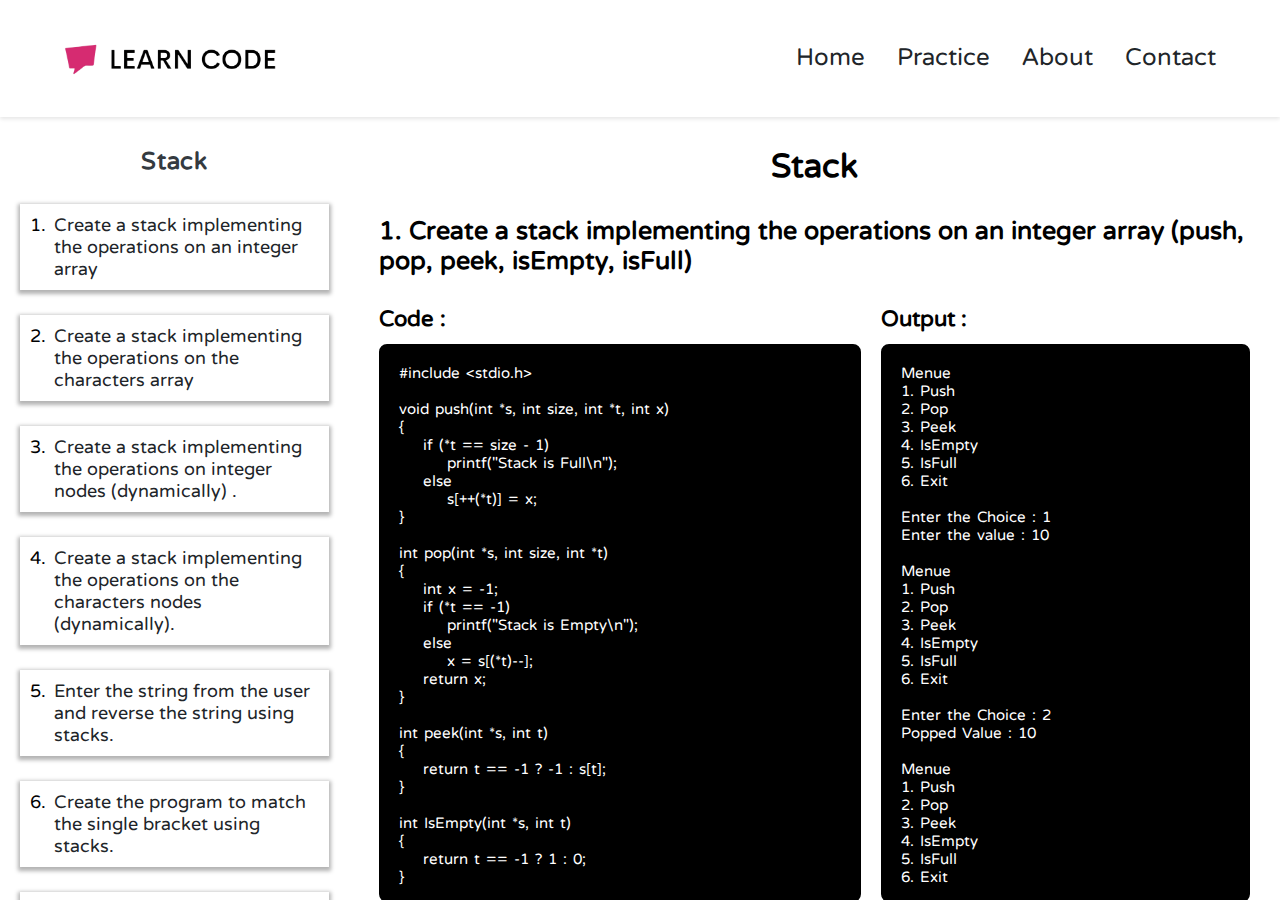
<file: Page/Stacks.html>
<!DOCTYPE html>
<html lang="en">
  <head>
    <meta charset="UTF-8" />
    <meta name="viewport" content="width=device-width, initial-scale=1.0" />
    <title>My Website</title>
    <link rel="stylesheet" href="../CSS/ALL.css" />
  </head>
  <body>
    <header>
      <nav class="nav" id="nav">
        <img src="../Images/1000031782-removebg-preview.png" />
        <a href="../index.html">Home</a>
        <a href="DS.html">Practice</a>
        <a href="../index.html#About">About</a>
        <a href="#Contact">Contact</a>
      </nav>
    </header>

    <main>
      <section class="Sidebar">
        <span>Stack</span>

        <div>
          <p>1.</p>
          <a href="Stacks.html#stack1"
            >Create a stack implementing the operations on an integer array
          </a>
        </div>
        <div>
          <p>2.</p>
          <a href="Stacks.html#stack2"
            >Create a stack implementing the operations on the characters array
          </a>
        </div>
        <div>
          <p>3.</p>
          <a href="Stacks.html#stack3"
            >Create a stack implementing the operations on integer nodes
            (dynamically) .</a
          >
        </div>
        <div>
          <p>4.</p>
          <a href="Stacks.html#stack4"
            >Create a stack implementing the operations on the characters nodes
            (dynamically).</a
          >
        </div>
        <div>
          <p>5.</p>
          <a href="Stacks.html#stack5"
            >Enter the string from the user and reverse the string using
            stacks.</a
          >
        </div>
        <div>
          <p>6.</p>
          <a href="Stacks.html#stack6"
            >Create the program to match the single bracket using stacks.</a
          >
        </div>
        <div>
          <p>7.</p>
          <a href="Stacks.html#stack7"
            >Create two integer stacks in a single array.</a
          >
        </div>
        <div>
          <p>8.</p>
          <a href="Stacks.html#stack8"
            >Sort the stack in ascending order using integer array.</a
          >
        </div>
        <div>
          <p>9.</p>
          <a href="Stacks.html#stack9"
            >Enter the infix expression from user and convert into prefix
            expression.</a
          >
        </div>
        <div>
          <p>10.</p>
          <a href="Stacks.html#stack10"
            >Enter the infix expression from user and convert into postfix
            expression.</a
          >
        </div>
        <div>
          <p>11.</p>
          <a href="Stacks.html#stack11"
            >Create a program to evaluate the prefix expression.</a
          >
        </div>
        <div>
          <p>12.</p>
          <a href="Stacks.html#stack12"
            >Create a program to evaluate the postfix expression.</a
          >
        </div>
        <div>
          <p>13.</p>
          <a href="Stacks.html#stack13"
            >Implement the Tower of Hanoi using stacks.</a
          >
        </div>
      </section>

      <section class="Content">
        <h2>Stack</h2>
        <div id="stack1" class="Content-box">
          <h3>
            1. Create a stack implementing the operations on an integer array
            (push, pop, peek, isEmpty, isFull)
          </h3>
          <div class="code-box">
            <div class="code">
              <h4>Code :</h4>
              <pre>
#include &lt;stdio.h>

void push(int *s, int size, int *t, int x)
{
    if (*t == size - 1)
        printf("Stack is Full\n");
    else
        s[++(*t)] = x;
}

int pop(int *s, int size, int *t)
{
    int x = -1;
    if (*t == -1)
        printf("Stack is Empty\n");
    else
        x = s[(*t)--];
    return x;
}

int peek(int *s, int t)
{
    return t == -1 ? -1 : s[t];
}

int IsEmpty(int *s, int t)
{
    return t == -1 ? 1 : 0;
}

int IsFull(int *s, int size, int t)
{
    return t == size - 1 ? 1 : 0;
}

void display(int *s, int t)
{
    if (t == -1)
        printf("Stack is Empty\n");
    else
    {
        printf("Stack : ");
        for (int i = 0; i <= t; i++)
            printf("%d ", s[i]);
        printf("\n");
    }
}

int main()
{
    int stack[12], t = -1;
    char ch = '1';
    do
    {
        int x = 0;
        printf("Menue\n1. Push\n2. Pop\n3. Peek\n4. 
        IsEmpty\n5. IsFull\n6. Exit\n\nEnter the Choice : ");
        scanf(" %c", &ch);
        switch (ch)
        {
        case '1':
            printf("Enter the value : ");
            scanf("%d", &x);
            push(stack, 12, &t, x);
            break;
        case '2':
            printf("Popped Value : %d\n", pop(stack, 12, &t));
            break;
        case '3':
            printf("Peeked Value : %d\n", peek(stack, t));
            break;
        case '4':
            printf("Is Stack Empty ? : %d\n", IsEmpty(stack, t));
            break;
        case '5':
            printf("Is Stack Full ? : %d\n", IsFull(stack, 12, t));
            break;
        case '6':
            printf("Exit Successfully\n");
            break;
        default:
            printf("Invalid Input! (Try Again)\n");
        }
        // display(stack, t);
        printf("\n");
    } while (ch != '6');

    return 0;
}
        </pre
              >
            </div>
            <div class="output">
              <h4>Output :</h4>
              <pre>
Menue
1. Push
2. Pop
3. Peek
4. IsEmpty
5. IsFull
6. Exit

Enter the Choice : 1
Enter the value : 10

Menue
1. Push
2. Pop
3. Peek
4. IsEmpty
5. IsFull
6. Exit

Enter the Choice : 2
Popped Value : 10

Menue
1. Push
2. Pop
3. Peek
4. IsEmpty
5. IsFull
6. Exit

Enter the Choice : 1
Enter the value : 30

Menue
1. Push
2. Pop
3. Peek
4. IsEmpty
5. IsFull
6. Exit

Enter the Choice : 6
Exit Successfully
                                        </pre
              >
            </div>
          </div>
        </div>

        <div id="stack2" class="Content-box">
          <h3>
            2. Create a stack implementing the operations on the characters
            array (push, pop, peek, isEmpty, isFull)
          </h3>
          <div class="code-box">
            <div class="code">
              <h4>Code :</h4>
              <pre>
#include &lt;stdio.h>

void push(char *s, int size, int *t, char x)
{
    if (*t == size - 1)
        printf("Stack is Full\n");
    else
        s[++(*t)] = x;
}

char pop(char *s, int size, int *t)
{
    char x = '0';
    if (*t == -1)
        printf("Stack is Empty\n");
    else
        x = s[(*t)--];
    return x;
}

char peek(char *s, int t)
{
    return t == -1 ? '0' : s[t];
}

int IsEmpty(char *s, int t)
{
    return t == -1 ? 1 : 0;
}

int IsFull(char *s, int size, int t)
{
    return t == size - 1 ? 1 : 0;
}

void display(char *s, int t)
{
    if (t == -1)
        printf("Stack is Empty\n");
    else
    {
        printf("Stack : ");
        for (int i = 0; i <= t; i++)
            printf("%c ", s[i]);
        printf("\n");
    }
}

int main()
{
    int t = -1;
    char stack[12], ch = '1';
    do
    {
        char x = '0';
        printf("Menue\n1. Push\n2. Pop\n3. Peek\n4. 
        IsEmpty\n5. IsFull\n6. Exit\n\nEnter the Choice : ");
        scanf(" %c", &ch);
        switch (ch)
        {
        case '1':
            printf("Enter the value : ");
            scanf(" %c", &x);
            push(stack, 12, &t, x);
            break;
        case '2':
            printf("Popped Value : %c\n", pop(stack, 12, &t));
            break;
        case '3':
            printf("Peeked Value : %c\n", peek(stack, t));
            break;
        case '4':
            printf("Is Stack Empty ? : %d\n", IsEmpty(stack, t));
            break;
        case '5':
            printf("Is Stack Full ? : %d\n", IsFull(stack, 12, t));
            break;
        case '6':
            printf("Exit Successfully\n");
            break;
        default:
            printf("Invalid Input! (Try Again)\n");
        }
        // display(stack, t);
        printf("\n");
    } while (ch != '6');

    return 0;
}
        </pre
              >
            </div>
            <div class="output">
              <h4>Output :</h4>
              <pre>
Menue
1. Push
2. Pop
3. Peek
4. IsEmpty
5. IsFull
6. Exit

Enter the Choice : 1
Enter the value : a

Menue
1. Push
2. Pop
3. Peek
4. IsEmpty
5. IsFull
6. Exit

Enter the Choice : 1
Enter the value : b

Menue
1. Push
2. Pop
3. Peek
4. IsEmpty
5. IsFull
6. Exit

Enter the Choice : 2
Popped Value : b

Menue
1. Push
2. Pop
3. Peek
4. IsEmpty
5. IsFull
6. Exit

Enter the Choice : 2
Popped Value : a

Menue
1. Push
2. Pop
3. Peek
4. IsEmpty
5. IsFull
6. Exit

Enter the Choice : 6
Exit Successfully
                                        </pre
              >
            </div>
          </div>
        </div>

        <div id="stack3" class="Content-box">
          <h3>
            3. Create a stack implementing the operations on integer nodes
            (dynamically) (push, pop, peek, isEmpty, isFull).
          </h3>
          <div class="code-box">
            <div class="code">
              <h4>Code :</h4>
              <pre>
#include &lt;stdio.h>
#include &lt;stdlib.h>

struct Node
{
    int data;
    struct Node *next;
};

void push(struct Node **top, int x)
{
    struct Node *t = (struct Node *)malloc(sizeof(struct Node));
    if (t == NULL)
        printf("Stack is Full\n");
    else
    {
        t->data = x;
        t->next = *top;
        *top = t;
    }
}

int pop(struct Node **top)
{
    int x = -1;
    struct Node *t;
    if (*top == NULL)
        printf("Stack is Empty\n");
    else
    {
        t = *top;
        *top = t->next;
        x = t->data;
        free(t);
    }
    return x;
}

int peek(struct Node *top)
{
    return top == NULL ? -1 : top->data;
}

int IsEmpty(struct Node *top)
{
    return top == NULL ? 1 : 0;
}

int IsFull(struct Node *top)
{
    struct Node *t = (struct Node *)malloc(sizeof(struct Node));
    if (t == NULL)
        return 1;
    free(t);
    return 0;
}

void Display(struct Node *top)
{
    if (top == NULL)
        printf("Stack is Empty\n");
    else
    {
        printf("\nStack : ");
        while (top)
        {
            printf("%d ", top->data);
            top = top->next;
        }
    }
}

int main()
{
    struct Node *stack = NULL;
    char ch = '1';
    do
    {
        int x = 0;
        printf("Menue\n1. Push\n2. Pop\n3. Peek\n4. 
        IsEmpty\n5. IsFull\n6. Exit\n\nEnter the Choice : ");
        scanf(" %c", &ch);
        switch (ch)
        {
        case '1':
            printf("Enter the value : ");
            scanf("%d", &x);
            push(&stack, x);
            break;
        case '2':
            printf("Popped Value : %d\n", pop(&stack));
            break;
        case '3':
            printf("Peeked Value : %d\n", peek(stack));
            break;
        case '4':
            printf("Is Stack Empty ? : %d\n", IsEmpty(stack));
            break;
        case '5':
            printf("Is Stack Full ? : %d\n", IsFull(stack));
            break;
        case '6':
            printf("Exit Successfully\n");
            break;
        default:
            printf("Invalid Input! (Try Again)\n");
        }
        Display(stack);
        printf("\n");
    } while (ch != '6');

    return 0;
}
        </pre
              >
            </div>
            <div class="output">
              <h4>Output :</h4>
              <pre>
Menue
1. Push
2. Pop
3. Peek
4. IsEmpty
5. IsFull
6. Exit

Enter the Choice : 1
Enter the value : 10

Stack : 10
Menue
1. Push
2. Pop
3. Peek
4. IsEmpty
5. IsFull
6. Exit

Enter the Choice : 1
Enter the value : 20

Stack : 20 10
Menue
1. Push
2. Pop
3. Peek
4. IsEmpty
5. IsFull
6. Exit

Enter the Choice : 3
Peeked Value : 20

Stack : 20 10
Menue
1. Push
2. Pop
3. Peek
4. IsEmpty
5. IsFull
6. Exit

Enter the Choice : 2
Popped Value : 20

Stack : 10
Menue
1. Push
2. Pop
3. Peek
4. IsEmpty
5. IsFull
6. Exit

Enter the Choice : 6
Exit Successfully

Stack : 10
                                        </pre
              >
            </div>
          </div>
        </div>

        <div id="stack4" class="Content-box">
          <h3>
            4. Create a stack implementing the operations on the characters
            nodes (dynamically) (push, pop, peek, isEmpty, isFull).
          </h3>
          <div class="code-box">
            <div class="code">
              <h4>Code :</h4>
              <pre>
#include &lt;stdio.h>
#include &lt;stdlib.h>

struct Node
{
    char data;
    struct Node *next;
};

void push(struct Node **top, char x)
{
    struct Node *t = (struct Node *)malloc(sizeof(struct Node));
    if (t == NULL)
        printf("Stack is Full\n");
    else
    {
        t->data = x;
        t->next = *top;
        *top = t;
    }
}

char pop(struct Node **top)
{
    char x = 0;
    struct Node *t;
    if (*top == NULL)
        printf("Stack is Empty\n");
    else
    {
        t = *top;
        *top = t->next;
        x = t->data;
        free(t);
    }
    return x;
}

char peek(struct Node *top)
{
    return top == NULL ? -1 : top->data;
}

int IsEmpty(struct Node *top)
{
    return top == NULL ? 1 : 0;
}

int IsFull(struct Node *top)
{
    struct Node *t = (struct Node *)malloc(sizeof(struct Node));
    if (t == NULL)
        return 1;
    free(t);
    return 0;
}

void Display(struct Node *top)
{
    if (top == NULL)
        printf("Stack is Empty\n");
    else
    {
        printf("\nStack : ");
        while (top)
        {
            printf("%c ", top->data);
            top = top->next;
        }
    }
}

int main()
{
    struct Node *stack = NULL;
    char ch = '1';
    do
    {
        char x = 0;
        printf("Menue\n1. Push\n2. Pop\n3. Peek\n4. 
        IsEmpty\n5. IsFull\n6. Exit\n\nEnter the Choice : ");
        scanf(" %c", &ch);
        switch (ch)
        {
        case '1':
            printf("Enter the value : ");
            scanf(" %c", &x);
            push(&stack, x);
            break;
        case '2':
            printf("Popped Value : %c\n", pop(&stack));
            break;
        case '3':
            printf("Peeked Value : %c\n", peek(stack));
            break;
        case '4':
            printf("Is Stack Empty ? : %d\n", IsEmpty(stack));
            break;
        case '5':
            printf("Is Stack Full ? : %d\n", IsFull(stack));
            break;
        case '6':
            printf("Exit Successfully\n");
            break;
        default:
            printf("Invalid Input! (Try Again)\n");
        }
        // Display(stack);
        printf("\n");
    } while (ch != '6');

    return 0;
}
        </pre
              >
            </div>
            <div class="output">
              <h4>Output :</h4>
              <pre>
Menue
1. Push
2. Pop
3. Peek
4. IsEmpty
5. IsFull
6. Exit

Enter the Choice : 1
Enter the value : a

Menue
1. Push
2. Pop
3. Peek
4. IsEmpty
5. IsFull
6. Exit

Enter the Choice : 1
Enter the value : b

Menue
1. Push
2. Pop
3. Peek
4. IsEmpty
5. IsFull
6. Exit

Enter the Choice : 3
Peeked Value : b

Menue
1. Push
2. Pop
3. Peek
4. IsEmpty
5. IsFull
6. Exit

Enter the Choice : 2
Popped Value : b

Menue
1. Push
2. Pop
3. Peek
4. IsEmpty
5. IsFull
6. Exit

Enter the Choice : 2
Popped Value : a

Menue
1. Push
2. Pop
3. Peek
4. IsEmpty
5. IsFull
6. Exit

Enter the Choice : 6
Exit Successfully
                                        </pre
              >
            </div>
          </div>
        </div>

        <div id="stack5" class="Content-box">
          <h3>
            5. Enter the string from the user and reverse the string using
            stacks.
          </h3>
          <div class="code-box">
            <div class="code">
              <h4>Code :</h4>
              <pre>
#include &lt;stdio.h>

void push(char *s, int size, int *t, char x)
{
    if (*t == size - 1)
        printf("Stack is Full\n");
    else
        s[++(*t)] = x;
}

char pop(char *s, int size, int *t)
{
    char x = '0';
    if (*t == -1)
        printf("Stack is Empty\n");
    else
        x = s[(*t)--];
    return x;
}

int IsEmpty(char *s, int t)
{
    return t == -1 ? 1 : 0;
}

int main()
{
    int i, t = -1;
    char stack[20], str[20];

    printf("Enter the string : ");
    gets(str);
    for (i = 0; str[i] != '\0'; i++)
        push(stack, 20, &t, str[i]);
    i = 0;
    while (!IsEmpty(stack, t))
        str[i++] = pop(stack, 20, &t);

    printf("Reversed String : %s", str);

    return 0;
}
        </pre
              >
            </div>
            <div class="output">
              <h4>Output :</h4>
              <pre>
Enter the string : hello
Reversed String : olleh
                                        </pre
              >
            </div>
          </div>
        </div>

        <div id="stack6" class="Content-box">
          <h3>
            6. Create the program to match the single bracket using stacks.
          </h3>
          <div class="code-box">
            <div class="code">
              <h4>Code :</h4>
              <pre>
#include &lt;stdio.h>
#include &lt;stdlib.h>

struct Node
{
    char data;
    struct Node *next;
};

void push(struct Node **top, char x)
{
    struct Node *t = (struct Node *)malloc(sizeof(struct Node));
    if (t == NULL)
        printf("Stack is Full\n");
    else
    {
        t->data = x;
        t->next = *top;
        *top = t;
    }
}

char pop(struct Node **top)
{
    char x = 0;
    struct Node *t;
    if (*top == NULL)
        printf("Stack is Empty\n");
    else
    {
        t = *top;
        *top = t->next;
        x = t->data;
        free(t);
    }
    return x;
}

int IsEmpty(struct Node *top)
{
    return top == NULL ? 1 : 0;
}

int BracketMatch(char *str, int s)
{
    int i = 0;
    struct Node *stack = NULL;
    while (str[i] != '\0' && i < 20)
    {
        if (str[i] == '(')
            push(&stack, '(');
        else if (str[i] == ')')
        {
            if (IsEmpty(stack))
                return 0;
            pop(&stack);
        }
        i++;
    }
    if (IsEmpty(stack))
        return 1;
    return 0;
}

int main()
{
    char str[20];
    printf("Enter the Expression (in Brackets) : ");
    scanf("%s", str);
    if (BracketMatch(str, 20))
        printf("Brackets are Equal");
    else
        printf("Brackets are not Equal");

    return 0;
}
              </pre>
            </div>
            <div class="output">
              <h4>Output :</h4>
              <pre>
Enter the Expression (in Brackets) : ((x+y)
Brackets are not Equal
              </pre>
            </div>
          </div>
        </div>

        <div id="stack7" class="Content-box">
          <h3>7. Create two integer stacks in a single array.</h3>
          <div class="code-box">
            <div class="code">
              <h4>Code :</h4>
              <pre>
#include &lt;stdio.h>

void push(int *s, int size, int *t, int x)
{
    if (*t == size - 1 || *t == size - 2)
        printf("Stack is Full\n");
    else
    {
        *t = *t + 2;
        s[(*t)] = x;
    }
}

int pop(int *s, int size, int *t)
{
    int x = -1;
    if (*t == -1 || *t == -2)
        printf("Stack is Empty\n");
    else
    {
        x = s[(*t)];
        *t = *t - 2;
    }
    return x;
}

void display(int *s, int t)
{
    if (t == -1 || t == -2)
        printf("Stack is Empty\n");
    else
    {
        int i;
        printf("Stack : ");
        if (t % 2 == 0)
            i = 0;
        else
            i = 1;
        while (i <= t)
        {
            printf("%d ", s[i]);
            i = i + 2;
        }
        printf("\n");
    }
}

int main()
{
    int stack[12], t1 = -1, t2 = -2;
    push(stack, 12, &t2, 10);
    push(stack, 12, &t1, 5);

    push(stack, 12, &t2, 20);
    push(stack, 12, &t1, 15);

    push(stack, 12, &t2, 30);
    push(stack, 12, &t1, 25);

    push(stack, 12, &t2, 40);
    push(stack, 12, &t1, 35);

    push(stack, 12, &t2, 50);
    push(stack, 12, &t1, 45);

    push(stack, 12, &t2, 60);
    push(stack, 12, &t1, 55);

    display(stack, t1);
    display(stack, t2);
    return 0;
}</pre
              >
            </div>
            <div class="output">
              <h4>Output :</h4>
              <pre>
Stack : 5 15 25 35 45 55  
Stack : 10 20 30 40 50 60 </pre
              >
            </div>
          </div>
        </div>

        <div id="stack8" class="Content-box">
          <h3>8. Sort the stack in ascending order using integer array.</h3>
          <div class="code-box">
            <div class="code">
              <h4>Code :</h4>
              <pre>
#include &lt;stdio.h>

void push(int *s, int size, int *t, int x)
{
    if (*t == size - 1)
        printf("Stack is Full\n");
    else
        s[++(*t)] = x;
}

int pop(int *s, int size, int *t)
{
    int x = -1;
    if (*t == -1)
        printf("Stack is Empty\n");
    else
        x = s[(*t)--];
    return x;
}

void Sort(int *s, int t)
{
    if (t == -1)
        printf("Stack is Empty\n");
    else
    {
        for (int i = t; i > 0; i--)
        {
            for (int j = t; j > 0; j--)

                if (s[j] > s[j - 1])
                {
                    int temp = s[j];
                    s[j] = s[j - 1];
                    s[j - 1] = temp;
                }
        }
    }
}

void display(int *s, int t)
{
    if (t == -1)
        printf("Stack is Empty\n");
    else
    {
        printf("Stack : ");
        for (int i = 0; i <= t; i++)
            printf("%d ", s[i]);
        printf("\n");
    }
}

int main()
{
    int stack[10], t = -1;
    push(stack, 10, &t, 50);
    push(stack, 10, &t, 0);
    push(stack, 10, &t, 20);
    push(stack, 10, &t, 15);
    push(stack, 10, &t, 30);
    push(stack, 10, &t, 37);

    display(stack, t);
    Sort(stack, t);
    display(stack, t);

    return 0;
}
              </pre>
            </div>
            <div class="output">
              <h4>Output :</h4>
              <pre>
Stack : 50 0 20 15 30 37 
Stack : 50 37 30 20 15 0                        
              </pre>
            </div>
          </div>
        </div>

        <div id="stack9" class="Content-box">
          <h3>
            9. Enter the infix expression from user and convert into prefix
            expression.
          </h3>
          <div class="code-box">
            <div class="code">
              <h4>Code :</h4>
              <pre>
#include &lt;stdio.h>
#include &lt;stdlib.h>

struct Node
{
    char data;
    struct Node *next;
};

void push(struct Node **top, char x)
{
    struct Node *t = (struct Node *)malloc(sizeof(struct Node));
    if (t == NULL)
        printf("Stack is Full\n");
    else
    {
        t->data = x;
        t->next = *top;
        *top = t;
    }
}

char pop(struct Node **top)
{
    char x = 0;
    struct Node *t;
    if (*top == NULL)
        printf("Stack is Empty\n");
    else
    {
        t = *top;
        *top = t->next;
        x = t->data;
        free(t);
    }
    return x;
}

char peek(struct Node *top)
{
    return top == NULL ? -1 : top->data;
}

int IsEmpty(struct Node *top)
{
    return top == NULL ? 1 : 0;
}

int isOperand(char ch)
{
    if (ch >= '0' && ch <= '9' || ch >= 'a' && ch <= 'z' || 
    ch >= 'A' && ch <= 'Z')
        return 1;
    return 0;
}

int isOperator(char ch)
{
    if (ch == '+' || ch == '-' || ch == '*' || ch == '/' || 
    ch == '^')
        return 1;
    return 0;
}

int Precedence(char ch)
{
    if (ch == '^')
        return 3;
    else if (ch == '*' || ch == '/')
        return 2;
    else if (ch == '+' || ch == '-')
        return 1;
    return 0;
}

char *InfixToPrefix(char *str, int s)
{
    struct Node *stack = NULL;
    int i = 0, k = 0, l = 0, temp;
    char *res = (char *)malloc(sizeof(char) * 20);

    while (str[i] != '\0')
        i++;

    l = i - 1;
    i = 0;
    for (int x = 0, y = l; x < y; x++, y--)
    {
        temp = str[x];
        str[x] = str[y];
        str[y] = temp;
    }

    while (str[i] != '\0')
    {
        if (isOperand(str[i]))
            res[k++] = str[i++];
        else if (isOperator(str[i]))
        {
            if (IsEmpty(stack))
                push(&stack, str[i++]);
            else
            {
                if (Precedence(str[i]) >= Precedence(peek(stack)))
                    push(&stack, str[i++]);
                else
                    res[k++] = pop(&stack);
            }
        }
        else
            i++;
    }
    while (!IsEmpty(stack))
        res[k++] = pop(&stack);
    res[k] = '\0';

    for (int x = 0, y = l; x < y; x++, y--)
    {
        temp = res[x];
        res[x] = res[y];
        res[y] = temp;
    }
    return res;
}

int main()
{
    char str[20], *res;
    printf("Enter the Expression (Without Brackets) : ");
    gets(str);
    res = InfixToPrefix(str, 20);
    printf("Prefix Expression : %s", res);
    return 0;
}
              </pre>
            </div>
            <div class="output">
              <h4>Output :</h4>
              <pre>
Enter the Expression (Without Brackets) : 
5-6+4/2^4*9
Prefix Expression : +-56*/4^249
              </pre>
            </div>
          </div>
        </div>
        <div id="stack10" class="Content-box">
          <h3>
            10. Enter the infix expression from user and convert into postfix
            expression.
          </h3>
          <div class="code-box">
            <div class="code">
              <h4>Code :</h4>
              <pre>
#include &lt;stdio.h>
#include &lt;stdlib.h>

struct Node
{
    char data;
    struct Node *next;
};

void push(struct Node **top, char x)
{
    struct Node *t = (struct Node *)malloc(sizeof(struct Node));
    if (t == NULL)
        printf("Stack is Full\n");
    else
    {
        t->data = x;
        t->next = *top;
        *top = t;
    }
}

char pop(struct Node **top)
{
    char x = 0;
    struct Node *t;
    if (*top == NULL)
        printf("Stack is Empty\n");
    else
    {
        t = *top;
        *top = t->next;
        x = t->data;
        free(t);
    }
    return x;
}

char peek(struct Node *top)
{
    return top == NULL ? -1 : top->data;
}

int IsEmpty(struct Node *top)
{
    return top == NULL ? 1 : 0;
}

int isOperand(char ch)
{
    if (ch >= '0' && ch <= '9' || ch >= 'a' && ch <= 'z' || 
    ch >= 'A' && ch <= 'Z')
        return 1;
    return 0;
}

int isOperator(char ch)
{
    if (ch == '+' || ch == '-' || ch == '*' || ch == '/' ||
     ch == '^')
        return 1;
    return 0;
}

int Precedence(char ch)
{
    if (ch == '^')
        return 3;
    else if (ch == '*' || ch == '/')
        return 2;
    else if (ch == '+' || ch == '-')
        return 1;
    return 0;
}

char *InfixToPostfix(char *str, int s)
{
    int i = 0, k = 0;
    struct Node *stack = NULL;
    char *res = (char *)malloc(sizeof(char) * 20);
    while (str[i] != '\0')
    {
        if (isOperand(str[i]))
            res[k++] = str[i++];
        else if (isOperator(str[i]))
        {
            if (IsEmpty(stack))
                push(&stack, str[i++]);
            else
            {
                if (Precedence(str[i]) > Precedence(peek(stack)))
                    push(&stack, str[i++]);
                else
                    res[k++] = pop(&stack);
            }
        }
        else
            i++;
    }
    while (!IsEmpty(stack))
        res[k++] = pop(&stack);
    res[k] = '\0';
    return res;
}

int main()
{
    char str[20], *res;
    printf("Enter the Expression (Without Brackets) : ");
    gets(str);
    res = InfixToPostfix(str, 20);
    printf("Postfix Expression : %s", res);
    return 0;
}
          </pre
              >
            </div>
            <div class="output">
              <h4>Output :</h4>
              <pre>
Enter the Expression (Without Brackets) :
 5-6+4/2^4*9
Postfix Expression : 56-424^/9*+
                                          </pre
              >
            </div>
          </div>
        </div>

        <div id="stack11" class="Content-box">
          <h3>11. Create a program to evaluate the prefix expression.</h3>
          <div class="code-box">
            <div class="code">
              <h4>Code :</h4>
              <pre>
#include &lt;stdio.h>
#include &lt;stdlib.h>

struct Node
{
    int data;
    struct Node *next;
};

void push(struct Node **top, int x)
{
    struct Node *t = (struct Node *)malloc(sizeof(struct Node));
    if (t == NULL)
        printf("Stack is Full\n");
    else
    {
        t->data = x;
        t->next = *top;
        *top = t;
    }
}

int pop(struct Node **top)
{
    int x = -1;
    struct Node *t;
    if (*top == NULL)
        printf("Stack is Empty\n");
    else
    {
        t = *top;
        *top = t->next;
        x = t->data;
        free(t);
    }
    return x;
}

void Display(struct Node *top)
{
    if (top == NULL)
        printf("Stack is Empty\n");
    else
    {
        printf("\nStack : ");
        while (top)
        {
            printf("%d ", top->data);
            top = top->next;
        }
    }
}

int IsEmpty(struct Node *top)
{
    return top == NULL ? 1 : 0;
}

int isOperand(char ch)
{
    if (ch >= '0' && ch <= '9' || ch >= 'a' && ch <= 'z' || 
    ch >= 'A' && ch <= 'Z')
        return 1;
    return 0;
}

int isOperator(char ch)
{
    if (ch == '+' || ch == '-' || ch == '*' || ch == '/' || 
    ch == '^')
        return 1;
    return 0;
}

int pow(int x, int p)
{
    if (p == 0)
        return 1;
    return pow(x, p - 1) * x;
}

int Operation(char op, int v2, int v1)
{
    if (op == '+')
        return v1 + v2;
    else if (op == '-')
        return v1 - v2;
    else if (op == '*')
        return v1 * v2;
    else if (op == '/')
        return v1 / v2;
    else if (op == '^')
        return pow(v1, v2);
    return 0;
}

int EvalPrefix(char *str, int s)
{
    int i = 0, fl = 0;
    struct Node *stack = NULL;
    while (str[i] != '\0' && i < s)
        i++;
    i = i - 1;

    while (i >= 0)
    {
        if (isOperand(str[i]))
            push(&stack, str[i--] - '0');
        else if (isOperator(str[i]))
            push(&stack, Operation(str[i--], pop(&stack), pop(&stack)));
        else
        {
            fl = 1;
            break;
        }
        // Display(stack);
    }
    if (fl == 1 || IsEmpty(stack))
        printf("Operation Failed! (Invalid Expression)\n");
    else
    {
        int x = pop(&stack);
        if (IsEmpty(stack))
            return x;
        else
            printf("Operation Failed! (Invalid Expression)\n");
    }
    return 0;
}

int main()
{
    char str[20];
    printf("Enter the Prefix Expresion : ");
    gets(str);
    printf("Result of Expression : %d", EvalPrefix(str, 20));
    return 0;
}
          </pre
              >
            </div>
            <div class="output">
              <h4>Output :</h4>
              <pre>
Enter the Prefix Expresion : -+^526/*248
Result of Expression : 30
                                          </pre
              >
            </div>
          </div>
        </div>

        <div id="stack12" class="Content-box">
          <h3>12. Create a program to evaluate the postfix expression.</h3>
          <div class="code-box">
            <div class="code">
              <h4>Code :</h4>
              <pre>
#include &lt;stdio.h>
#include &lt;stdlib.h>

struct Node
{
    int data;
    struct Node *next;
};

void push(struct Node **top, int x)
{
    struct Node *t = (struct Node *)malloc(sizeof(struct Node));
    if (t == NULL)
        printf("Stack is Full\n");
    else
    {
        t->data = x;
        t->next = *top;
        *top = t;
    }
}

int pop(struct Node **top)
{
    int x = -1;
    struct Node *t;
    if (*top == NULL)
        printf("Stack is Empty\n");
    else
    {
        t = *top;
        *top = t->next;
        x = t->data;
        free(t);
    }
    return x;
}

void Display(struct Node *top)
{
    if (top == NULL)
        printf("Stack is Empty\n");
    else
    {
        printf("\nStack : ");
        while (top)
        {
            printf("%d ", top->data);
            top = top->next;
        }
    }
}

int IsEmpty(struct Node *top)
{
    return top == NULL ? 1 : 0;
}

int isOperand(char ch)
{
    if (ch >= '0' && ch <= '9' || ch >= 'a' && ch <= 'z' || 
    ch >= 'A' && ch <= 'Z')
        return 1;
    return 0;
}

int isOperator(char ch)
{
    if (ch == '+' || ch == '-' || ch == '*' || ch == '/' || 
    ch == '^')
        return 1;
    return 0;
}

int pow(int x, int p)
{
    if (p == 0)
        return 1;
    return pow(x, p - 1) * x;
}

int Operation(char op, int v1, int v2)
{
    if (op == '+')
        return v1 + v2;
    else if (op == '-')
        return v1 - v2;
    else if (op == '*')
        return v1 * v2;
    else if (op == '/')
        return v1 / v2;
    else if (op == '^')
        return pow(v1, v2);
    return 0;
}

int EvalPostfix(char *str, int s)
{
    int i = 0, fl = 0;
    struct Node *stack = NULL;
    while (str[i] != '\0' && i < s)
    {
        if (isOperand(str[i]))
            push(&stack, str[i++] - '0');
        else if (isOperator(str[i]))
            push(&stack, Operation(str[i++], pop(&stack), pop(&stack)));
        else
        {
            fl = 1;
            break;
        }
        // Display(stack);
    }
    if (fl == 1 || IsEmpty(stack))
        printf("Operation Failed! (Invalid Expression)\n");
    else
    {
        int x = pop(&stack);
        if (IsEmpty(stack))
            return x;
        else
            printf("Operation Failed! (Invalid Expression)\n");
    }
    return 0;
}

int main()
{
    char str[20];
    printf("Enter the Postfix Expresion : ");
    gets(str);
    printf("Result of Expression : %d", EvalPostfix(str, 20));
    return 0;
}
          </pre
              >
            </div>
            <div class="output">
              <h4>Output :</h4>
              <pre>
Enter the Postfix Expresion : 52^6+29*9/-
Result of Expression : 29
                                          </pre
              >
            </div>
          </div>
        </div>

        <div id="stack13" class="Content-box">
          <h3>13. Implement the Tower of Hanoi using stacks.</h3>
          <div class="code-box">
            <div class="code">
              <h4>Code :</h4>
              <pre>
#include &lt;stdio.h>

void TOH(int n, char A, char B, char C)  //for A,B,C -> character (for towers)
{
    if (n > 0)
    { 
        TOH(n - 1, A, C, B);
        printf("From %c to %c \n",A,C);
        TOH(n - 1, B, A, C);
    }
}

int main()
{
    TOH(3,'A','B','C');
    return 0;
}

              </pre>
            </div>
            <div class="output">
              <h4>Output :</h4>
              <pre>
From A to C 
From A to B 
From C to B
From A to C
From B to A
From B to C
From A to C
              </pre>
            </div>
          </div>
        </div>

        <footer id="Contact">
          <img src="../Images/profile.jpg" />
          <p>Learn Code</p>
          <span>Copywrite &copy; 2024 LearnCode.com </span>

          <a
            href="https://www.facebook.com/"
            aria-label="facebook"
            target="_blank"
            rel="noreferrer"
            class="links"
            ><svg
              fill="currentColor"
              stroke-linecap="round"
              stroke-linejoin="round"
              stroke-width="2"
              class="w-5 h-5"
              viewBox="0 0 24 24"
            >
              <path
                d="M18 2h-3a5 5 0 00-5 5v3H7v4h3v8h4v-8h3l1-4h-4V7a1 1 0 011-1h3z"
              ></path>
            </svg>
          </a>

          <a
            href="https://www.twitter.com/"
            aria-label="twitter"
            target="_blank"
            rel="noreferrer"
            class="links"
          >
            <svg
              fill="currentColor"
              stroke-linecap="round"
              stroke-linejoin="round"
              stroke-width="2"
              class="w-5 h-5"
              viewBox="0 0 24 24"
            >
              <path
                d="M23 3a10.9 10.9 0 01-3.14 1.53 4.48 4.48 0 00-7.86 3v1A10.66 10.66 0 013 4s-4 9 5 13a11.64 11.64 0 01-7 2c9 5 20 0 20-11.5a4.5 4.5 0 00-.08-.83A7.72 7.72 0 0023 3z"
              ></path>
            </svg>
          </a>

          <a
            href="https://www.instagram.com/"
            aria-label="instagram"
            target="_blank"
            rel="noreferrer"
            class="links"
            ><svg
              fill="none"
              stroke="currentColor"
              stroke-linecap="round"
              stroke-linejoin="round"
              stroke-width="2"
              class="w-5 h-5"
              viewBox="0 0 24 24"
            >
              <rect width="20" height="20" x="2" y="2" rx="5" ry="5"></rect>
              <path
                d="M16 11.37A4 4 0 1112.63 8 4 4 0 0116 11.37zm1.5-4.87h.01"
              ></path>
            </svg>
          </a>

          <a
            href="https://www.github.com/"
            aria-label="github"
            target="_blank"
            rel="noreferrer"
            class="links"
            ><svg
              stroke="currentColor"
              fill="currentColor"
              stroke-width="0"
              viewBox="0 0 1024 1024"
              class="text-xl"
              height="1em"
              width="1em"
              xmlns="http://www.w3.org/2000/svg"
            >
              <path
                d="M511.6 76.3C264.3 76.2 64 276.4 64 523.5 64 718.9 189.3 885 363.8 946c23.5 5.9 19.9-10.8 19.9-22.2v-77.5c-135.7 15.9-141.2-73.9-150.3-88.9C215 726 171.5 718 184.5 703c30.9-15.9 62.4 4 98.9 57.9 26.4 39.1 77.9 32.5 104 26 5.7-23.5 17.9-44.5 34.7-60.8-140.6-25.2-199.2-111-199.2-213 0-49.5 16.3-95 48.3-131.7-20.4-60.5 1.9-112.3 4.9-120 58.1-5.2 118.5 41.6 123.2 45.3 33-8.9 70.7-13.6 112.9-13.6 42.4 0 80.2 4.9 113.5 13.9 11.3-8.6 67.3-48.8 121.3-43.9 2.9 7.7 24.7 58.3 5.5 118 32.4 36.8 48.9 82.7 48.9 132.3 0 102.2-59 188.1-200 212.9a127.5 127.5 0 0 1 38.1 91v112.5c.8 9 0 17.9 15 17.9 177.1-59.7 304.6-227 304.6-424.1 0-247.2-200.4-447.3-447.5-447.3z"
              ></path>
            </svg>
          </a>
        </footer>
      </section>
    </main>
  </body>
</html>
</file>
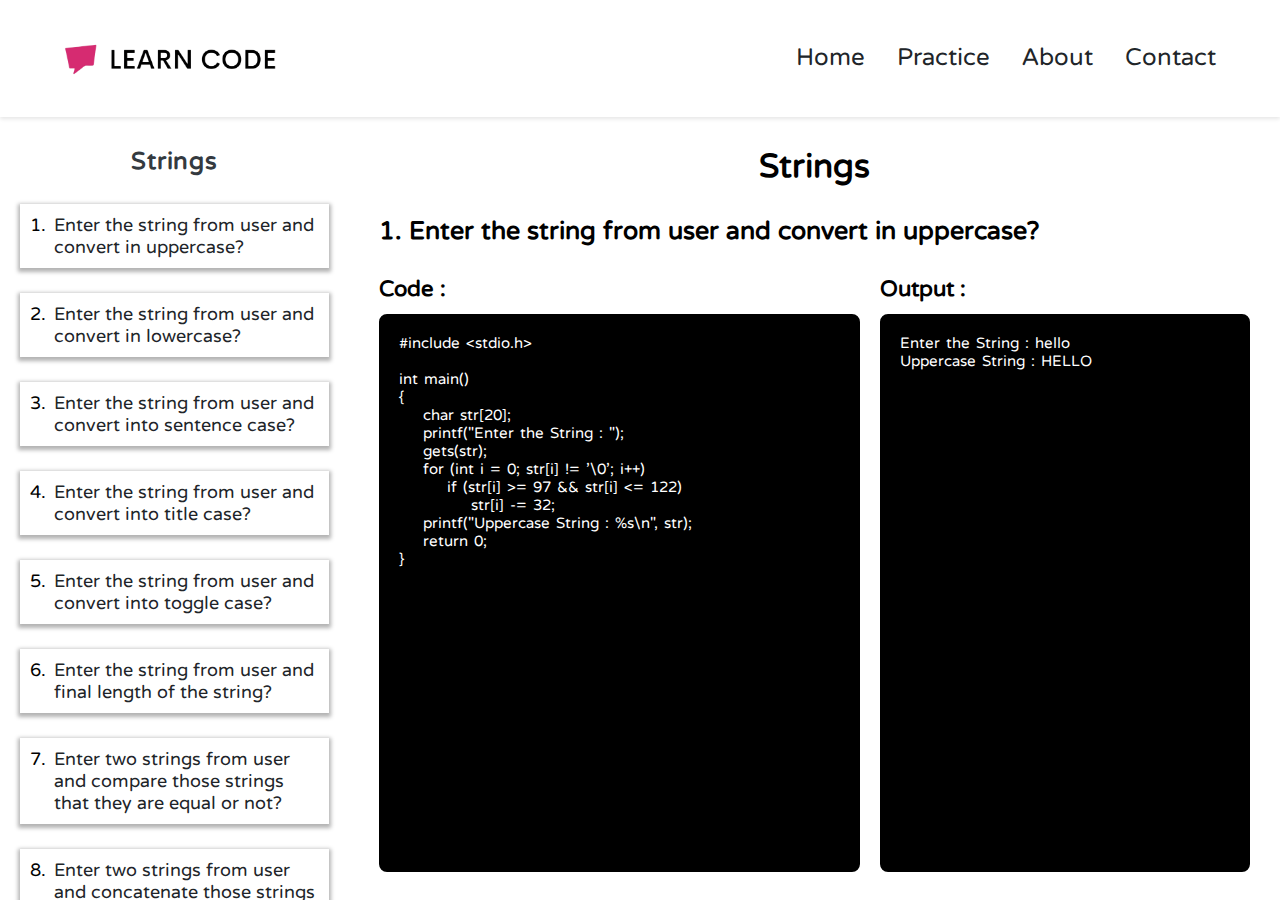
<file: Page/Strings.html>
<!DOCTYPE html>
<html lang="en">
  <head>
    <meta charset="UTF-8" />
    <meta name="viewport" content="width=device-width, initial-scale=1.0" />
    <title>My Website</title>
    <link rel="stylesheet" href="../CSS/ALL.css" />
  </head>
  <body>
    <header>
      <nav class="nav" id="nav">
        <img src="../Images/1000031782-removebg-preview.png" />
        <a href="../index.html">Home</a>
        <a href="DS.html">Practice</a>
        <a href="../index.html#About">About</a>
        <a href="#Contact">Contact</a>
      </nav>
    </header>

    <main>
      <section class="Sidebar">
        <span>Strings</span>

        <div>
          <p>1.</p>
          <a href="Strings.html#string1"
            >Enter the string from user and convert in uppercase?</a
          >
        </div>
        <div>
          <p>2.</p>
          <a href="Strings.html#string2"
            >Enter the string from user and convert in lowercase?</a
          >
        </div>
        <div>
          <p>3.</p>
          <a href="Strings.html#string3"
            >Enter the string from user and convert into sentence case?
          </a>
        </div>
        <div>
          <p>4.</p>
          <a href="Strings.html#string4"
            >Enter the string from user and convert into title case?
          </a>
        </div>
        <div>
          <p>5.</p>
          <a href="Strings.html#string5"
            >Enter the string from user and convert into toggle case?
          </a>
        </div>
        <div>
          <p>6.</p>
          <a href="Strings.html#string6"
            >Enter the string from user and final length of the string?</a
          >
        </div>
        <div>
          <p>7.</p>
          <a href="Strings.html#string7"
            >Enter two strings from user and compare those strings that they are
            equal or not?</a
          >
        </div>
        <div>
          <p>8.</p>
          <a href="Strings.html#string8"
            >Enter two strings from user and concatenate those strings in
            another string and display the answer?</a
          >
        </div>
        <div>
          <p>9.</p>
          <a href="Strings.html#string9"
            >Enter the string from user and copy it into another string
            variable?</a
          >
        </div>
        <div>
          <p>10.</p>
          <a href="Strings.html#string10"
            >Enter the string from user, enter the index number and print
            character present on that index?</a
          >
        </div>
        <div>
          <p>11.</p>
          <a href="Strings.html#string11"
            >Enter the string from user and check its palindrome or not?</a
          >
        </div>
        <div>
          <p>12.</p>
          <a href="Strings.html#string12"
            >Enter the string from the user and print each character in new
            line?</a
          >
        </div>
        <div>
          <p>13.</p>
          <a href="Strings.html#string13"
            >Enter the string from the user and copy reverse of the string into
            another string?</a
          >
        </div>
        <div>
          <p>14.</p>
          <a href="Strings.html#string14"
            >Enter the string from the user and print the difference of ASCII
            value of each character?</a
          >
        </div>
        <div>
          <p>15.</p>
          <a href="Strings.html#string15"
            >Enter the string from the user, enter a character also and search
            the character in the string?</a
          >
        </div>
        <div>
          <p>16.</p>
          <a href="Strings.html#string16"
            >Enter the string from the user, also enter a character and print
            the index of the character if it exists in the string else print
            -1.</a
          >
        </div>
        <div>
          <p>17.</p>
          <a href="Strings.html#string17"
            >Enter the string from the user, and count the number of vowels.</a
          >
        </div>
        <div>
          <p>18.</p>
          <a href="Strings.html#string18"
            >Enter the string from the user and convert into an integer
            value?</a
          >
        </div>
        <div>
          <p>19.</p>
          <a href="Strings.html#string19"
            >Enter the string from the user and convert into a float value?</a
          >
        </div>
        <div>
          <p>20.</p>
          <a href="Strings.html#string20"
            >Enter the string from the user and count the number of characters,
            words, spaces, and lines.</a
          >
        </div>
        <div>
          <p>21.</p>
          <a href="Strings.html#string21"
            >Print all the permutations of a string i.e. "ABCDE".</a
          >
        </div>
        <div>
          <p>22.</p>
          <a href="Strings.html#string22"
            >Enter the string from the user, sort the string in ascending order
            and print it.</a
          >
        </div>
        <div>
          <p>23.</p>
          <a href="Strings.html#string23"
            >Enter a sentence from user and then enter the word and count the
            occurrence of that word in the sentence.</a
          >
        </div>
        <div>
          <p>24.</p>
          <a href="Strings.html#string24"
            >Enter a sentence from user and then enter the word and replace that
            word by another word.</a
          >
        </div>
        <div>
          <p>25.</p>
          <a href="Strings.html#string25"
            >Enter the string from the user and trim/eliminate the spaces from
            both ends (if any).</a
          >
        </div>
        <div>
          <p>26.</p>
          <a href="Strings.html#string26"
            >Enter the string from user and split the first word and second word
            and return the start index of the second word.</a
          >
        </div>
        <div>
          <p>27.</p>
          <a href="Strings.html#string27"
            >Display the string on the output screen but ask the text alignment
            option given by the user (1 for left, 2 for center, 3 right).</a
          >
        </div>
        <div>
          <p>28.</p>
          <a href="Strings.html#string28"
            >Create a dictionary having 10 words and their meaning with the
            following operations. [Create, delete, search].</a
          >
        </div>
        <div>
          <p>29.</p>
          <a href="Strings.html#string29"
            >Enter the string from user and convert characters into their ASCII
            values in the integer array.
          </a>
        </div>
      </section>

      <section class="Content">
        <h2>Strings</h2>
        <div id="string1" class="Content-box">
          <h3>1. Enter the string from user and convert in uppercase?</h3>
          <div class="code-box">
            <div class="code">
              <h4>Code :</h4>
              <pre>
#include &lt;stdio.h>

int main()
{
    char str[20];
    printf("Enter the String : ");
    gets(str);
    for (int i = 0; str[i] != '\0'; i++)
        if (str[i] >= 97 && str[i] <= 122)
            str[i] -= 32;
    printf("Uppercase String : %s\n", str);
    return 0;
}
        </pre
              >
            </div>
            <div class="output">
              <h4>Output :</h4>
              <pre>
Enter the String : hello
Uppercase String : HELLO
                                        </pre
              >
            </div>
          </div>
        </div>

        <div id="string2" class="Content-box">
          <h3>2. Enter the string from user and convert in lowercase?</h3>
          <div class="code-box">
            <div class="code">
              <h4>Code :</h4>
              <pre>
#include &lt;stdio.h>

int main()
{
    char str[20];
    printf("Enter the String : ");
    gets(str);
    for (int i = 0; str[i] != '\0'; i++)
        if (str[i] >= 65 && str[i] <= 90)
            str[i] += 32;
    printf("Lowercase String : %s\n", str);
    return 0;
}
        </pre
              >
            </div>
            <div class="output">
              <h4>Output :</h4>
              <pre>
Enter the String : HEllo
Lowercase String : hello
                                        </pre
              >
            </div>
          </div>
        </div>

        <div id="string3" class="Content-box">
          <h3>3. Enter the string from user and convert into sentence case?</h3>
          <div class="code-box">
            <div class="code">
              <h4>Code :</h4>
              <pre>
#include &lt;stdio.h>

int main()
{
    char str[30];
    printf("Enter the string : ");
    gets(str);
    for (int i = 0; str[i] != '\0'; i++)
    {
        if (str[i] >= 'A' && str[i] <= 'Z')
        {
            if (i != 0 && str[i - 1] != '.')
                str[i] += 32;
        }
        else if (str[i] >= 'a' && str[i] <= 'z')
        {
            if (i == 0 || str[i - 1] == '.')
                str[i] -= 32;
        }
    }
    printf("Your Sentence Case string : %s\n", str);
    return 0;
}
        </pre
              >
            </div>
            <div class="output">
              <h4>Output :</h4>
              <pre>
Enter the string : who are you.
Your Sentence Case string : Who are you.
                                        </pre
              >
            </div>
          </div>
        </div>

        <div id="string4" class="Content-box">
          <h3>4. Enter the string from user and convert into title case?</h3>
          <div class="code-box">
            <div class="code">
              <h4>Code :</h4>
              <pre>
#include &lt;stdio.h>

int main()
{
    char str[30];
    printf("Enter the string : ");
    gets(str);
    for (int i = 0; str[i] != '\0'; i++)
    {
        if (str[i] >= 'A' && str[i] <= 'Z')
        {
            if (i != 0 && str[i - 1] != ' ')
                str[i] += 32;
        }
        else if (str[i] >= 'a' && str[i] <= 'z')
        {
            if (i == 0 || str[i - 1] == ' ')
                str[i] -= 32;
        }
    }
    printf("Your Title Case string : %s\n", str);
    return 0;
}

        </pre
              >
            </div>
            <div class="output">
              <h4>Output :</h4>
              <pre>
Enter the string : hello freieD whY
Your Title Case string : Hello Freied Why
                                        </pre
              >
            </div>
          </div>
        </div>

        <div id="string5" class="Content-box">
          <h3>5. Enter the string from user and convert into toggle case?</h3>
          <div class="code-box">
            <div class="code">
              <h4>Code :</h4>
              <pre>
#include &lt;stdio.h>

int main()
{
    char str[30];
    printf("Enter the string : ");
    gets(str);
    for (int i = 0; str[i] != '\0'; i++)
    {
        if (str[i] >= 'A' && str[i] <= 'Z')
            str[i] += 32;
        else if (str[i] >= 'a' && str[i] <= 'z')
            str[i] -= 32;
    }
    printf("Your Toggle Case string : %s\n", str);
    return 0;
}
        </pre
              >
            </div>
            <div class="output">
              <h4>Output :</h4>
              <pre>
Enter the string : HelLo FrIEnd
Your Toggle Case string : hELlO fRieND
                                        </pre
              >
            </div>
          </div>
        </div>

        <div id="string6" class="Content-box">
          <h3>6. Enter the string from user and final length of the string?</h3>
          <div class="code-box">
            <div class="code">
              <h4>Code :</h4>
              <pre>
#include &lt;stdio.h>

int main()
{
    int c = 0;
    char str[20];
    printf("Enter the string : ");
    gets(str);
    for (int i = 0; str[i] != '\0'; i++)
        c++;
    printf("Final Length : %d\n", c);
    return 0;
}
              </pre>
            </div>
            <div class="output">
              <h4>Output :</h4>
              <pre>
Enter the string : hello bye
Final Length : 9
              </pre>
            </div>
          </div>
        </div>

        <div id="string7" class="Content-box">
          <h3>
            7. Enter two strings from user and compare those strings that they
            are equal or not?
          </h3>
          <div class="code-box">
            <div class="code">
              <h4>Code :</h4>
              <pre>
#include &lt;stdio.h>
int main()
{
    int i = 0;
    char str1[20], str2[20];
    printf("Enter the 1st string : ");
    gets(str1);
    printf("Enter the 2nd string : ");
    gets(str2);
    for (; str1[i] != '\0' && str2[i] != '\0'; i++)
    {
        if (str1[i] != str2[i])
            break;
    }
    if (str1[i] != '\0' || str2[i] != '\0')
        printf("String are Unequal\n");
    else
        printf("Both string are Equal\n");
    return 0;
}</pre
              >
            </div>
            <div class="output">
              <h4>Output :</h4>
              <pre>
Enter the 1st string : helly
Enter the 2nd string : hello
String are Unequal</pre
              >
            </div>
          </div>
        </div>

        <div id="string8" class="Content-box">
          <h3>
            8. Enter two strings from user and concatenate those strings in
            another string and display the answer?
          </h3>
          <div class="code-box">
            <div class="code">
              <h4>Code :</h4>
              <pre>
#include &lt;stdio.h>
int main()
{
    int i, l1 = 0;
    char str1[20], str2[20], con[40];
    printf("Enter the 1st string : ");
    gets(str1);
    printf("Enter the 2nd string : ");
    gets(str2);

    for (i = 0; str1[i] != '\0'; i++)
    {
        con[i] = str1[i];
        l1++;
    }
    for (i = 0; str2[i] != '\0'; i++)
        con[i + l1] = str2[i];
    con[i + l1] = '\0';

    printf("Concatenated String : %s\n", con);
    return 0;
}
              </pre>
            </div>
            <div class="output">
              <h4>Output :</h4>
              <pre>
Enter the 1st string : Hello
Enter the 2nd string : World!
Concatenated String : HelloWorld!                        
              </pre>
            </div>
          </div>
        </div>

        <div id="string9" class="Content-box">
          <h3>
            9. Enter the string from user and copy it into another string
            variable?
          </h3>
          <div class="code-box">
            <div class="code">
              <h4>Code :</h4>
              <pre>
#include &lt;stdio.h>
int main()
{
    int i;
    char str[20], copy[20];
    printf("Enter the string : ");
    gets(str);

    for (i = 0; str[i] != '\0'; i++)
        copy[i] = str[i];
    copy[i] = '\0';

    printf("Copied String : %s\n", copy);
    return 0;
}
              </pre>
            </div>
            <div class="output">
              <h4>Output :</h4>
              <pre>
Enter the string : hello
Copied String : hello
              </pre>
            </div>
          </div>
        </div>
        <div id="string10" class="Content-box">
          <h3>
            10. Enter the string from user, enter the index number and print
            character present on that index?
          </h3>
          <div class="code-box">
            <div class="code">
              <h4>Code :</h4>
              <pre>
#include &lt;stdio.h>
int main()
{
    int index, len = 0;
    char str[20];
    printf("Enter the string : ");
    gets(str);
    printf("Enter the index : ");
    scanf("%d", &index);
    for (int i = 0; str[i] != '\0'; i++)
        len++;
    if (index < len && index >= 0)
        printf("Character at %d index is %c\n", index, str[index]);
    else
        printf("Invalid Index!\n");
    return 0;
}
          </pre
              >
            </div>
            <div class="output">
              <h4>Output :</h4>
              <pre>
Enter the string : hello
Enter the index : 2
Character at 2 index is l
                                          </pre
              >
            </div>
          </div>
        </div>

        <div id="string11" class="Content-box">
          <h3>
            11. Enter the string from user and check its palindrome or not?
          </h3>
          <div class="code-box">
            <div class="code">
              <h4>Code :</h4>
              <pre>
#include &lt;stdio.h>
int main()
{
    char str[20];
    printf("Enter the String : ");
    gets(str);
    int i = 0, j = 0;
    while (str[i] != '\0')
        i++;
    i--;
    for (; i > j; i--, j++)
    {
        if (str[i] != str[j])
        {
            printf("String is not Pallindrome.\n");
            return 0;
        }
    }
    printf("String is Pallindrome\n");
    return 0;
}
          </pre
              >
            </div>
            <div class="output">
              <h4>Output :</h4>
              <pre>
Enter the String : racecar
String is Pallindrome </pre
              >
            </div>
          </div>
        </div>

        <div id="string12" class="Content-box">
          <h3>
            12. Enter the string from the user and print each character in new
            line?
          </h3>
          <div class="code-box">
            <div class="code">
              <h4>Code :</h4>
              <pre>
#include &lt;stdio.h>
int main()
{
    char str[20];
    printf("Enter the String : ");
    gets(str);
    printf("Result : ");
    for (int i = 0; str[i] != '\0'; i++)
        printf("\n%c", str[i]);
    return 0;
}
          </pre
              >
            </div>
            <div class="output">
              <h4>Output :</h4>
              <pre>
Enter the String : hello
Result : 
h
e
l
l
o
                                          </pre
              >
            </div>
          </div>
        </div>

        <div id="string13" class="Content-box">
          <h3>
            13. Enter the string from the user and copy reverse of the string
            into another string?
          </h3>
          <div class="code-box">
            <div class="code">
              <h4>Code :</h4>
              <pre>
#include &lt;stdio.h>

int main()
{
    char str[20], crev[20];
    printf("Enter the String : ");
    gets(str);
    int i = 0, j;
    while (str[i] != '\0')
        i++;
    i--;
    for (j = 0; i >= 0; j++, i--)
        crev[j] = str[i];
    crev[j] = '\0';
    printf("Copied String(in Reverse) : %s\n", crev);
    return 0;
}
          </pre
              >
            </div>
            <div class="output">
              <h4>Output :</h4>
              <pre>
Enter the String : hello
Copied String(in Reverse) : olleh
                                          </pre
              >
            </div>
          </div>
        </div>

        <div id="string14" class="Content-box">
          <h3>
            14. Enter the string from the user and print the difference of ASCII
            value of each character?
          </h3>
          <div class="code-box">
            <div class="code">
              <h4>Code :</h4>
              <pre>
#include &lt;stdio.h>
int main()
{
    char str[20];
    printf("Enter the String : ");
    gets(str);
    for (int i = 0; str[i] != '\0'; i++)
        for (int j = 0; str[j] != '\0'; j++)
            if (i != j)
                printf("\nDifference between %c and %c : %d", 
                str[i], str[j], str[i] - str[j]);

    return 0;
}
          </pre
              >
            </div>
            <div class="output">
              <h4>Output :</h4>
              <pre>
Enter the String : hey

Difference between h and e : 3
Difference between h and y : -17
Difference between e and h : -3
Difference between e and y : -20
Difference between y and h : 17
Difference between y and e : 20 
                                          </pre
              >
            </div>
          </div>
        </div>

        <div id="string15" class="Content-box">
          <h3>
            15. Enter the string from the user, enter a character also and
            search the character in the string?
          </h3>
          <div class="code-box">
            <div class="code">
              <h4>Code :</h4>
              <pre>
#include &lt;stdio.h>
int main()
{
    int i = 0;
    char str[20], ch;
    printf("Enter the string : ");
    gets(str);
    printf("Enter the character to search : ");
    scanf("%c", &ch);

    while (str[i] != ch && str[i] != '\0')
        i++;
    if (str[i] != '\0')
        printf("Character %c found at %d index\n", ch, i);
    else
        printf("Character %c not found\n", ch);

    return 0;
}
          </pre
              >
            </div>
            <div class="output">
              <h4>Output :</h4>
              <pre>
Enter the string : hello world
Enter the character to search : w
Character w found at 6 index
                                          </pre
              >
            </div>
          </div>
        </div>

        <div id="string16" class="Content-box">
          <h3>
            16. Enter the string from the user, also enter a character and print
            the index of the character if it exists in the string else print -1.
          </h3>
          <div class="code-box">
            <div class="code">
              <h4>Code :</h4>
              <pre>
#include &lt;stdio.h>

int Search(char str[], char ch)
{
    int i = 0;
    while (str[i] != '\0')
    {
        if (str[i] == ch)
            return i;
        i++;
    }
    return -1;
}

int main()
{
    int i = 0;
    char str[20], ch;
    printf("Enter the string : ");
    gets(str);
    printf("Enter the character to search : ");
    scanf("%c", &ch);

    printf("Searched Element %c : %d\n", ch, Search(str, ch));

    return 0;
}
              </pre>
            </div>
            <div class="output">
              <h4>Output :</h4>
              <pre>
Enter the string : hello
Enter the character to search : a
Searched Element a : -1
              </pre>
            </div>
          </div>
        </div>

        <div id="string17" class="Content-box">
          <h3>
            17. Enter the string from the user, and count the number of vowels.
          </h3>
          <div class="code-box">
            <div class="code">
              <h4>Code :</h4>
              <pre>
#include &lt;stdio.h>

int main()
{
    int vow = 0;
    char str[20];
    printf("Enter the string : ");
    gets(str);
    for (int i = 0; str[i] != '\0'; i++)
    {
        if (str[i] == 'a' || str[i] == 'e' || str[i] == 'i' || str[i] == 'o' || str[i] == 'u')
            vow++;
        else if (str[i] == 'A' || str[i] == 'E' || str[i] == 'I' || str[i] == 'O' || str[i] == 'U')
            vow++;
    }
    printf("Number of Vowels : %d\n", vow);
    return 0;
}
              </pre>
            </div>
            <div class="output">
              <h4>Output :</h4>
              <pre>
Enter the string : hello
Number of Vowels : 2
              </pre>
            </div>
          </div>
        </div>

        <div id="string18" class="Content-box">
          <h3>
            18. Enter the string from the user and convert into an integer
            value?
          </h3>
          <div class="code-box">
            <div class="code">
              <h4>Code :</h4>
              <pre>
#include &lt;stdio.h>

int main()
{
    int num = 0;
    char str[20];
    printf("Enter the string : ");
    scanf("%s", str);

    for (int i = 0; str[i] != '\0'; i++)
    {
        if (!(str[i] >= '0' && str[i] <= '9'))
        {
            printf("Please Enter Integer String!\n");
            return 0;
        }
    }

    for (int i = 0; str[i] != '\0'; i++)
        num = num * 10 + (str[i] - '0');
    printf("Resulting Number : %d\n", num);
    return 0;
}
              </pre>
            </div>
            <div class="output">
              <h4>Output :</h4>
              <pre>
Enter the string : 1234
Resulting Number : 1234
              </pre>
            </div>
          </div>
        </div>

        <div id="string19" class="Content-box">
          <h3>
            19. Enter the string from the user and convert into a float value?
          </h3>
          <div class="code-box">
            <div class="code">
              <h4>Code :</h4>
              <pre>
#include &lt;stdio.h>

int main()
{
    char str[20];
    int dec = 0, num = 0, dot = 0, i = 0, p = 1;
    printf("Enter the string : ");
    scanf("%s", str);

    for (int i = 0; str[i] != '\0'; i++)
    {
        if (str[i] == '.')
            dot++;
        else if (!(str[i] >= '0' && str[i] <= '9'))
        {
            if (dot < 2)
                printf("Only 1 dot allowed!");
            else
                printf("Please Enter Integer String!\n");
            return 0;
        }
    }

    for (i = 0; str[i] != '.' && str[i] != '\0'; i++)
        num = num * 10 + (str[i] - '0');
    if (dot > 0)
    {
        i++;
        for (; str[i] != '\0'; i++)
        {
            dec = dec * 10 + (str[i] - '0');
            p = p * 10;
        }
    }
    printf("Resulting Number : %f\n", num + (float)dec / p);
    return 0;
}
              </pre>
            </div>
            <div class="output">
              <h4>Output :</h4>
              <pre>
Enter the string : 1234.12
Resulting Number : 1234.120000
              </pre>
            </div>
          </div>
        </div>

        <div id="string20" class="Content-box">
          <h3>
            20. Enter the string from the user and count the number of
            characters, words, spaces, and lines.
          </h3>
          <div class="code-box">
            <div class="code">
              <h4>Code :</h4>
              <pre>
#include &lt;stdio.h>

int main()
{
    char str[20];
    int ch = 0, w = 1, sp = 0, l = 1;
    printf("Enter the string : ");
    gets(str);
    for (int i = 0; str[i] != '\0'; i++)
    {
        if (str[i] == ' ')
        {
            if (str[i - 1] != ' ')
                if (str[i + 1] != '\0')
                    w++;
            while (str[i] == ' ')
            {
                ch++;
                i++;
                sp++;
            }
        }
        else if (str[i] == '.' && str[i - 1] != '.')
            if (str[i + 1] != '\0')
                l++;
        ch++;
    }
    printf("Total no. of Characters : %d\n", ch);
    printf("Total no. of Whitespaces : %d\n", sp);
    printf("Total no. of Words : %d\n", w);
    printf("Total no. of lines : %d\n", l);
    return 0;
}
              </pre>
            </div>
            <div class="output">
              <h4>Output :</h4>
              <pre>
Enter the string : hello world. you 
Total no. of Characters : 19
Total no. of Whitespaces : 3
Total no. of Words : 3
Total no. of lines : 2
              </pre>
            </div>
          </div>
        </div>

        <div id="string21" class="Content-box">
          <h3>21. Print all the permutations of a string i.e. "ABCDE".</h3>
          <div class="code-box">
            <div class="code">
              <h4>Code :</h4>
              <pre>
#include &lt;stdio.h>

void Perm(char str[], int l, int k)
{
    int i = 0;
    static int Used[20];
    static char res[20];
    if (k == l)
    {
        res[k] = '\0';
        printf("%s\n", res);
        return;
    }
    else
    {
        while (str[i] != '\0' && i < l)
        {
            if (Used[i] == 0)
            {
                res[k] = str[i];
                Used[i] = 1;
                Perm(str, l, k + 1);
                Used[i] = 0;
            }
            i++;
        }
    }
}

int main()
{
    char str[20], l = 0;
    printf("Enter the string : ");
    scanf("%s", &str);
    for (int i = 0; str[i] != '\0'; i++)
        l++;

    printf("All the Possible Permutations\n");
    Perm(str, l, 0);
    return 0;
}
              </pre>
            </div>
            <div class="output">
              <h4>Output :</h4>
              <pre>
Enter the string : ABC
All the Possible Permutations
ABC
ACB
BAC
BCA
CAB
CBA
              </pre>
            </div>
          </div>
        </div>

        <div id="string22" class="Content-box">
          <h3>
            22. Enter the string from the user, sort the string in ascending
            order and print it.
          </h3>
          <div class="code-box">
            <div class="code">
              <h4>Code :</h4>
              <pre>
#include &lt;stdio.h>

int main()
{
    char str[20], l = 0;
    printf("Enter the string : ");
    scanf("%s", str);

    for (int i = 0; str[i] != '\0'; i++)
        l++;
    for (int i = 0; i < l; i++)
        for (int j = 0; j < l - i - 1; j++)
            if (str[j] > str[j + 1])
            {
                char temp = str[j];
                str[j] = str[j + 1];
                str[j + 1] = temp;
            }
    printf("Sorted String(in Ascending Order) : %s", str);
    return 0;
}
              </pre>
            </div>
            <div class="output">
              <h4>Output :</h4>
              <pre>
Enter the string : string
Sorted String(in Ascending Order) : ginrst
              </pre>
            </div>
          </div>
        </div>

        <div id="string23" class="Content-box">
          <h3>
            23. Enter a sentence from user and then enter the word and count the
            occurrence of that word in the sentence.
          </h3>
          <div class="code-box">
            <div class="code">
              <h4>Code :</h4>
              <pre>
#include &lt;stdio.h>

int main()
{
    char str[60], word[10], nw = 0;
    printf("Enter the sentence : ");
    gets(str);
    printf("Enter the word : ");
    gets(word);

    for (int i = 0; str[i] != '\0'; i++)
    {
        if (str[i] == word[0])
        {
            i++;
            int j = 1;
            for (; word[j] != '\0'; i++, j++)
                if (str[i] != word[j])
                    break;
            if (word[j] == '\0')
                nw++;
        }
    }
    printf("Number of words in sentence  : %d", nw);
    return 0;
}
              </pre>
            </div>
            <div class="output">
              <h4>Output :</h4>
              <pre>
Enter the sentence : hello how are you only you
Enter the word : you
Number of words in sentence  : 2
              </pre>
            </div>
          </div>
        </div>

        <div id="string24" class="Content-box">
          <h3>
            24. Enter a sentence from user and then enter the word and replace
            that word by another word.
          </h3>
          <div class="code-box">
            <div class="code">
              <h4>Code :</h4>
              <pre>
#include &lt;stdio.h>

int main()
{
    int i, s;
    char str[60], fstr[60], word[10], wordr[10];
    printf("Enter the sentence : ");
    gets(str);
    printf("Enter the word in sentence : ");
    gets(wordr);
    printf("Enter the word : ");
    gets(word);

    i = s = 0;
    while (str[i] != '\0')
    {
        if (str[i] == wordr[0])
        {
            int j, t = i;
            i++;
            for (j = 1; wordr[j] != '\0'; i++, j++)
            {
                if (str[i] != wordr[j])
                    break;
            }
            if (wordr[j] == '\0')
            {
                for (int k = 0; word[k] != '\0'; s++, k++)
                    fstr[s] = word[k];
            }
            else
            {
                i = t;
                fstr[s++] = str[i++];
            }
        }
        else
            fstr[s++] = str[i++];
    }
    fstr[s] = '\0';
    printf("Final sentence  : %s\n", fstr);
    return 0;
}
              </pre>
            </div>
            <div class="output">
              <h4>Output :</h4>
              <pre>
Enter the sentence : hello how are you only you
Enter the word in sentence : you
Enter the word : u
Final sentence  : hello how are u only u
              </pre>
            </div>
          </div>
        </div>

        <div id="string25" class="Content-box">
          <h3>
            25. Enter the string from the user and trim/eliminate the spaces
            from both ends (if any).
          </h3>
          <div class="code-box">
            <div class="code">
              <h4>Code :</h4>
              <pre>
#include &lt;stdio.h>

int main()
{
    int i = 0, j = 0;
    char str[60];
    printf("Enter the sentence : ");
    gets(str);

    while (str[i] == ' ')
        i++;
    if (i != j)
    {
        for (; str[i] != '\0'; j++, i++)
            str[j] = str[i];
        str[j] = '\0';
    }
    else
    {
        while (str[i] != '\0')
            i++;
        j = i;
    }

    j--;
    while (str[j] == ' ')
        j--;
    str[j + 1] = '\0';
    // str[j + 1] = '/';
    // str[j + 2] = '\0';
    printf("Final sentence  : %s\n", str);
    return 0;
}
              </pre>
            </div>
            <div class="output">
              <h4>Output :</h4>
              <pre>
Enter the sentence :   hello how are you  
Final sentence  : hello how are you
              </pre>
            </div>
          </div>
        </div>

        <div id="string26" class="Content-box">
          <h3>
            26. Enter the string from user and split the first word and second
            word and return the start index of the second word.
          </h3>
          <div class="code-box">
            <div class="code">
              <h4>Code :</h4>
              <pre>
#include &lt;stdio.h>

int main()
{
    int i = 0, fw = -1, sw = -1;
    char str[30], first[30], second[30];
    printf("ENter the string : ");
    gets(str);
    for (i = 0; str[i] != '\0'; i++)
    {
        if ((str[i] >= 'a' && str[i] <= 'z') || (str[i] >= 
        'A' && str[i] <= 'Z'))
        {
            int k = 0;
            if (fw == -1)
            {
                fw = 1;
                while (str[i] != ' ' && str[i] != '\0')
                    first[k++] = str[i++];
                first[k] = '\0';
            }
            else if (sw == -1)
            {
                sw = i;
                while (str[i] != ' ' && str[i] != '\0')
                    second[k++] = str[i++];
                second[k] = '\0';
            }
            else
                break;
        }
    }
    printf("\nFirst Word : %s", first);
    printf("\nSecond Word : %s and its Starting Index : %d", 
    second, sw);
    return 0;
}
              </pre>
            </div>
            <div class="output">
              <h4>Output :</h4>
              <pre>
ENter the string : hello how are you 

First Word : hello
Second Word : how and its Starting Index : 6
              </pre>
            </div>
          </div>
        </div>

        <div id="string27" class="Content-box">
          <h3>
            27. Display the string on the output screen but ask the text
            alignment option given by the user (1 for left, 2 for center, 3
            right).
          </h3>
          <div class="code-box">
            <div class="code">
              <h4>Code :</h4>
              <pre>
#include &lt;stdio.h>
#include &lt;conio.h>
#include &lt;string.h>

#define SCREEN_WIDTH 80

void printLeftAlign(char str[])
{
    printf("%s", str);
}

void printCenterAlign(char str[])
{
    int len = strlen(str);
    int spaces = (SCREEN_WIDTH - len) / 2;
    for (int i = 0; i < spaces; i++)
    {
        printf(" ");
    }
    printf("%s", str);
}

void printRightAlign(char str[])
{
    int len = strlen(str);
    int spaces = SCREEN_WIDTH - len;
    for (int i = 0; i < spaces; i++)
    {
        printf(" ");
    }
    printf("%s", str);
}

int main()
{
    char str[100];
    int option;

    printf("Enter a string to display: ");
    gets(str);

    printf("\nChoose text alignment:\n");
    printf("1. Left Align\n");
    printf("2. Center Align\n");
    printf("3. Right Align\n");
    printf("Enter your choice (1/2/3): ");
    scanf("%d", &option);

    switch (option)
    {
    case 1:
        printLeftAlign(str);
        break;
    case 2:
        printCenterAlign(str);
        break;
    case 3:
        printRightAlign(str);
        break;
    default:
        printf("Invalid option!\n");
    }

    getch();
    return 0;
}
              </pre>
            </div>
            <div class="output">
              <h4>Output :</h4>
              <pre>
Enter a string to display: hello

Choose text alignment:
1. Left Align
2. Center Align
3. Right Align
Enter your choice (1/2/3): 1
hello
              </pre>
            </div>
          </div>
        </div>

        <div id="string28" class="Content-box">
          <h3>
            28. Create a dictionary having 10 words and their meaning with the
            following operations. [Create, delete, search].
          </h3>
          <div class="code-box">
            <div class="code">
              <h4>Code :</h4>
              <pre>
#include &lt;stdio.h>
#include &lt;stdlib.h>

struct DictWord
{
    char *word;
    char *meaning;
};

void AddWord(struct DictWord *ptr, int *nw, char *w, char *m)
{
    int wl = 0, ml = 0, i = *nw, j = 0;
    while (w[wl] != '\0' && wl < 12)
        wl++;
    while (m[ml] != '\0' && ml < 30)
        ml++;

    ptr[i].word = (char *)malloc(sizeof(char) * wl);
    ptr[i].meaning = (char *)malloc(sizeof(char) * ml);
    *nw = *nw + 1;

    while (j < wl)
        ptr[i].word[j] = w[j++];
    ptr[i].word[j] = '\0';

    j = 0;
    while (j < ml)
        ptr[i].meaning[j] = m[j++];
    ptr[i].meaning[j] = '\0';
}

int Search(struct DictWord *ptr, int *nw, char *wo)
{
    for (int i = 0; i < *nw; i++)
    {
        if (wo[0] == ptr[i].word[0])
        {
            int j = 1;
            while (ptr[i].word[j] == wo[j] && wo[j] != '\0')
                j++;
            if (wo[j] == '\0')
                return i;
        }
    }
    return -1;
}

void Delete(struct DictWord *ptr, int *nw, char *wo)
{
    int i = Search(ptr, nw, wo);
    if (i != -1)
    {
        printf("Deleted Word : %s\n", ptr[i].word);
        printf("with meaning : %s\n", ptr[i++].meaning);
        int j = i;
        while (j < *nw)
        {
            ptr[j - 1].word = ptr[j].word;
            ptr[j - 1].meaning = ptr[j].meaning;
            j++;
        }
        ptr[j].word = ptr[j].meaning = NULL;
        *nw = *nw - 1;
    }
    else
        printf("Invalid Word!\n");
}
int main()
{
    int nw = 0;
    char wo[12], me[30], *wor = NULL, *mea = NULL;
    struct DictWord Dictionary[10];
    for (int i = 0; i < 3; i++)
    {
        printf("Enter the %d Word and meaning: ", i + 1);
        gets(wo);
        printf("Enter the %s 's Meaning : ", wo);
        gets(me);
        AddWord(Dictionary, &nw, wo, me);
    }

    printf("\nYour Dictionary\n");
    for (int i = 0; i < nw && i < 3; i++)
    {
        printf("%d. %s -> %s\n", i + 1, Dictionary[i].word, 
        Dictionary[i].meaning);
    }
    printf("\nSearched Element %s : %d\n", "hello", Search
    (Dictionary, &nw, "hello"));
    Delete(Dictionary, &nw, "hello");

    printf("\nYour Dictionary\n");
    for (int i = 0; i < nw && i < 3; i++)
    {
        printf("%d. %s -> %s\n", i + 1, Dictionary[i].word, 
        Dictionary[i].meaning);
    }
    return 0;
}
              </pre>
            </div>
            <div class="output">
              <h4>Output :</h4>
              <pre>
Enter the 1 Word and meaning: hello 
Enter the hello  's Meaning : just hello 
Enter the 2 Word and meaning: how
Enter the how 's Meaning : kyu
Enter the 3 Word and meaning: sorry
Enter the sorry 's Meaning : maafi

Your Dictionary
1. hello  -> just hello
2. how -> kyu
3. sorry -> maafi

Searched Element hello : 0
Deleted Word : hello
with meaning : just hello

Your Dictionary
1. how -> kyu
2. sorry -> maafi
              </pre>
            </div>
          </div>
        </div>

        <div id="string29" class="Content-box">
          <h3>
            29. Enter the string from user and convert characters into their
            ASCII values in the integer array.
          </h3>
          <div class="code-box">
            <div class="code">
              <h4>Code :</h4>
              <pre>
#include &lt;stdio.h>

int main()
{
    int l = 0;
    char str[21], arr[20];
    printf("Enter the string : ");
    gets(str);
    for (int i = 0; i < 20 && str[i] != '\0'; i++, l++)
        arr[i] = str[i];

    printf("Integer Array : ");
    for (int i = 0; i < l; i++)
        printf("%d ", arr[i]);
    return 0;
}
              </pre>
            </div>
            <div class="output">
              <h4>Output :</h4>
              <pre>
Enter the string : hello you
Integer Array : 104 101 108 108 111 32 121 111 117 
              </pre>
            </div>
          </div>
        </div>

        <footer id="Contact">
          <img src="../Images/profile.jpg" />
          <p>Learn Code</p>
          <span>Copywrite &copy; 2024 LearnCode.com </span>

          <a
            href="https://www.facebook.com/"
            aria-label="facebook"
            target="_blank"
            rel="noreferrer"
            class="links"
            ><svg
              fill="currentColor"
              stroke-linecap="round"
              stroke-linejoin="round"
              stroke-width="2"
              class="w-5 h-5"
              viewBox="0 0 24 24"
            >
              <path
                d="M18 2h-3a5 5 0 00-5 5v3H7v4h3v8h4v-8h3l1-4h-4V7a1 1 0 011-1h3z"
              ></path>
            </svg>
          </a>

          <a
            href="https://www.twitter.com/"
            aria-label="twitter"
            target="_blank"
            rel="noreferrer"
            class="links"
          >
            <svg
              fill="currentColor"
              stroke-linecap="round"
              stroke-linejoin="round"
              stroke-width="2"
              class="w-5 h-5"
              viewBox="0 0 24 24"
            >
              <path
                d="M23 3a10.9 10.9 0 01-3.14 1.53 4.48 4.48 0 00-7.86 3v1A10.66 10.66 0 013 4s-4 9 5 13a11.64 11.64 0 01-7 2c9 5 20 0 20-11.5a4.5 4.5 0 00-.08-.83A7.72 7.72 0 0023 3z"
              ></path>
            </svg>
          </a>

          <a
            href="https://www.instagram.com/"
            aria-label="instagram"
            target="_blank"
            rel="noreferrer"
            class="links"
            ><svg
              fill="none"
              stroke="currentColor"
              stroke-linecap="round"
              stroke-linejoin="round"
              stroke-width="2"
              class="w-5 h-5"
              viewBox="0 0 24 24"
            >
              <rect width="20" height="20" x="2" y="2" rx="5" ry="5"></rect>
              <path
                d="M16 11.37A4 4 0 1112.63 8 4 4 0 0116 11.37zm1.5-4.87h.01"
              ></path>
            </svg>
          </a>

          <a
            href="https://www.github.com/"
            aria-label="github"
            target="_blank"
            rel="noreferrer"
            class="links"
            ><svg
              stroke="currentColor"
              fill="currentColor"
              stroke-width="0"
              viewBox="0 0 1024 1024"
              class="text-xl"
              height="1em"
              width="1em"
              xmlns="http://www.w3.org/2000/svg"
            >
              <path
                d="M511.6 76.3C264.3 76.2 64 276.4 64 523.5 64 718.9 189.3 885 363.8 946c23.5 5.9 19.9-10.8 19.9-22.2v-77.5c-135.7 15.9-141.2-73.9-150.3-88.9C215 726 171.5 718 184.5 703c30.9-15.9 62.4 4 98.9 57.9 26.4 39.1 77.9 32.5 104 26 5.7-23.5 17.9-44.5 34.7-60.8-140.6-25.2-199.2-111-199.2-213 0-49.5 16.3-95 48.3-131.7-20.4-60.5 1.9-112.3 4.9-120 58.1-5.2 118.5 41.6 123.2 45.3 33-8.9 70.7-13.6 112.9-13.6 42.4 0 80.2 4.9 113.5 13.9 11.3-8.6 67.3-48.8 121.3-43.9 2.9 7.7 24.7 58.3 5.5 118 32.4 36.8 48.9 82.7 48.9 132.3 0 102.2-59 188.1-200 212.9a127.5 127.5 0 0 1 38.1 91v112.5c.8 9 0 17.9 15 17.9 177.1-59.7 304.6-227 304.6-424.1 0-247.2-200.4-447.3-447.5-447.3z"
              ></path>
            </svg>
          </a>
        </footer>
      </section>
    </main>
  </body>
</html>
</file>
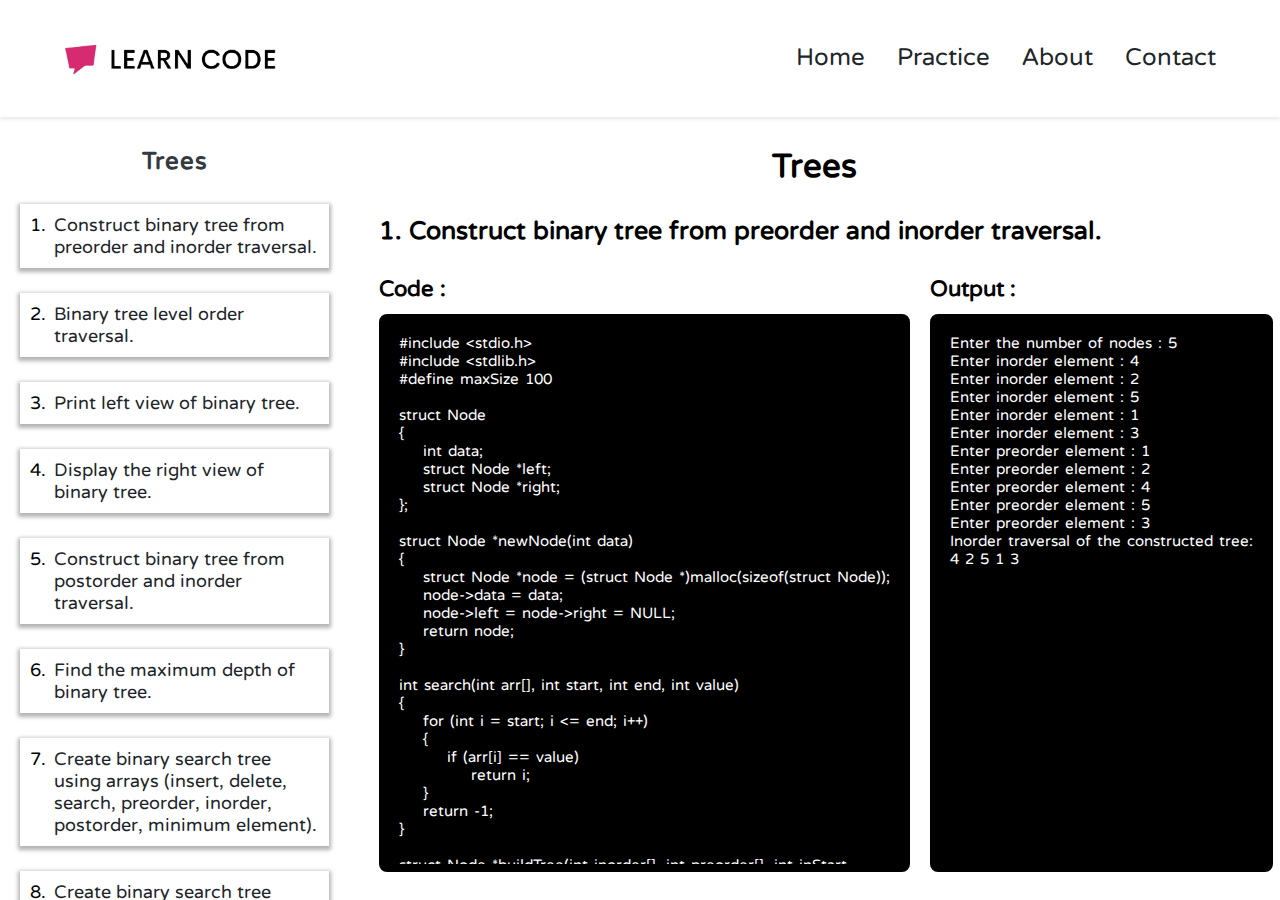
<file: Page/Trees.html>
<!DOCTYPE html>
<html lang="en">
  <head>
    <meta charset="UTF-8" />
    <meta name="viewport" content="width=device-width, initial-scale=1.0" />
    <title>My Website</title>
    <link rel="stylesheet" href="../CSS/ALL.css" />
  </head>
  <body>
    <header>
      <nav class="nav" id="nav">
        <img src="../Images/1000031782-removebg-preview.png" />
        <a href="../index.html">Home</a>
        <a href="DS.html">Practice</a>
        <a href="../index.html#About">About</a>
        <a href="#Contact">Contact</a>
      </nav>
    </header>

    <main>
      <section class="Sidebar">
        <span>Trees</span>

        <div>
          <p>1.</p>
          <a href="Trees.html#tree1"
            >Construct binary tree from preorder and inorder traversal.</a
          >
        </div>
        <div>
          <p>2.</p>
          <a href="Trees.html#tree2">Binary tree level order traversal.</a>
        </div>
        <div>
          <p>3.</p>
          <a href="Trees.html#tree3">Print left view of binary tree.</a>
        </div>
        <div>
          <p>4.</p>
          <a href="Trees.html#tree4">Display the right view of binary tree.</a>
        </div>
        <div>
          <p>5.</p>
          <a href="Trees.html#tree5"
            >Construct binary tree from postorder and inorder traversal.</a
          >
        </div>
        <div>
          <p>6.</p>
          <a href="Trees.html#tree6">Find the maximum depth of binary tree.</a>
        </div>
        <div>
          <p>7.</p>
          <a href="Trees.html#tree7"
            >Create binary search tree using arrays (insert, delete, search,
            preorder, inorder, postorder, minimum element).</a
          >
        </div>
        <div>
          <p>8.</p>
          <a href="Trees.html#tree8"
            >Create binary search tree dynamically (insert, delete, search,
            preorder, inorder, postorder, minimum element).</a
          >
        </div>
        <div>
          <p>9.</p>
          <a href="Trees.html#tree9"
            >Find inorder predecessor and inorder successor of binary search
            tree (dynamically represented).</a
          >
        </div>
        <div>
          <p>10.</p>
          <a href="Trees.html#tree10"
            >Check whether binary search tree contains dead end.</a
          >
        </div>
        <div>
          <p>11.</p>
          <a href="Trees.html#tree11"
            >Create binary tree to binary search tree through array.</a
          >
        </div>
        <div>
          <p>12.</p>
          <a href="Trees.html#tree12"
            >Find kth largest element in binary search tree through array.</a
          >
        </div>
        <div>
          <p>13.</p>
          <a href="Trees.html#tree13"
            >Find kth smallest element in a binary search tree through array.</a
          >
        </div>
        <div>
          <p>14.</p>
          <a href="Trees.html#tree14"
            >Print preorder traversal to postorder traversal of binary search
            tree.</a
          >
        </div>
        <div>
          <p>15.</p>
          <a href="Trees.html#tree15"
            >Construct binary search tree from given preorder traversal through
            arrays.</a
          >
        </div>
        <div>
          <p>16.</p>
          <a href="Trees.html#tree16"
            >Construct binary search tree from given postorder traversal through
            arrays.</a
          >
        </div>
        <div>
          <p>17.</p>
          <a href="Trees.html#tree17"
            >Create strictly binary tree from the given input by the user
            (dynamically).</a
          >
        </div>
        <div>
          <p>18.</p>
          <a href="Trees.html#tree18"
            >Create almost complete binary tree from the given input by the user
            (dynamically).</a
          >
        </div>
        <div>
          <p>19.</p>
          <a href="Trees.html#tree19"
            >Create complete binary tree from the given input by the user
            (dynamically).</a
          >
        </div>
        <div>
          <p>20.</p>
          <a href="Trees.html#tree20"
            >Count the number of nodes in binary search tree constructed
            dynamically.</a
          >
        </div>
      </section>

      <section class="Content">
        <h2>Trees</h2>
        <div id="tree1" class="Content-box">
          <h3>1. Construct binary tree from preorder and inorder traversal.</h3>
          <div class="code-box">
            <div class="code">
              <h4>Code :</h4>
              <pre>
#include &lt;stdio.h>
#include &lt;stdlib.h>
#define maxSize 100

struct Node
{
    int data;
    struct Node *left;
    struct Node *right;
};

struct Node *newNode(int data)
{
    struct Node *node = (struct Node *)malloc(sizeof(struct Node));
    node->data = data;
    node->left = node->right = NULL;
    return node;
}

int search(int arr[], int start, int end, int value)
{
    for (int i = start; i <= end; i++)
    {
        if (arr[i] == value)
            return i;
    }
    return -1;
}

struct Node *buildTree(int inorder[], int preorder[], int inStart, 
int inEnd, int *preIndex)
{
    if (inStart > inEnd)
        return NULL;

    int current = preorder[*preIndex];
    (*preIndex)++;
    struct Node *node = newNode(current);

    if (inStart == inEnd)
        return node;

    int inIndex = search(inorder, inStart, inEnd, current);

    node->left = buildTree(inorder, preorder, inStart, inIndex - 1, 
    preIndex);
    node->right = buildTree(inorder, preorder, inIndex + 1, inEnd, 
    preIndex);

    return node;
}

void printInorder(struct Node *node)
{
    if (node == NULL)
        return;
    printInorder(node->left);
    printf("%d ", node->data);
    printInorder(node->right);
}

int main()
{
    int inorder[maxSize];
    int preorder[maxSize];
    int size;
    printf("Enter the number of nodes : ");
    scanf("%d", &size);
    for (int i = 0; i < size; i++)
    {
        printf("Enter inorder element : ");
        scanf("%d", &inorder[i]);
    }
    for (int i = 0; i < size; i++)
    {
        printf("Enter preorder element : ");
        scanf("%d", &preorder[i]);
    }
    int preIndex = 0;

    struct Node *root = buildTree(inorder, preorder, 0, size - 1, &
    preIndex);

    printf("Inorder traversal of the constructed tree:\n");
    printInorder(root);

    return 0;
}

        </pre
              >
            </div>
            <div class="output">
              <h4>Output :</h4>
              <pre>
Enter the number of nodes : 5
Enter inorder element : 4
Enter inorder element : 2
Enter inorder element : 5
Enter inorder element : 1
Enter inorder element : 3
Enter preorder element : 1
Enter preorder element : 2
Enter preorder element : 4
Enter preorder element : 5
Enter preorder element : 3
Inorder traversal of the constructed tree:
4 2 5 1 3

                                        </pre
              >
            </div>
          </div>
        </div>

        <div id="tree2" class="Content-box">
          <h3>2. Binary tree level order traversal.</h3>
          <div class="code-box">
            <div class="code">
              <h4>Code :</h4>
              <pre>
#include &lt;stdio.h>
#include &lt;stdlib.h>

struct Node
{
    int data;
    struct Node *left;
    struct Node *right;
};

struct Node *newNode(int data)
{
    struct Node *node = (struct Node *)malloc(sizeof(struct Node));
    node->data = data;
    node->left = node->right = NULL;
    return node;
}

struct Node *insert(struct Node *root, int data)
{
    if (root == NULL)
    {
        return newNode(data);
    }

    if (data < root->data)
    {
        root->left = insert(root->left, data);
    }
    else
    {
        root->right = insert(root->right, data);
    }

    return root;
}

void levelOrderTraversal(struct Node *root)
{
    if (root == NULL)
    {
        printf("Tree is empty.\n");
        return;
    }

    struct Node *queue[100];
    int front = 0, rear = 0;

    queue[rear++] = root;

    while (front < rear)
    {
        struct Node *current = queue[front++];
        printf("%d ", current->data);

        if (current->left != NULL)
        {
            queue[rear++] = current->left;
        }
        if (current->right != NULL)
        {
            queue[rear++] = current->right;
        }
    }
    printf("\n");
}

int main()
{
    struct Node *root = NULL;
    int choice, value;

    while (1)
    {
        printf("\nMenu:\n");
        printf("1. Insert a node\n");
        printf("2. Level Order Traversal\n");
        printf("3. Exit\n");
        printf("Enter your choice: ");
        scanf("%d", &choice);

        switch (choice)
        {
        case 1:
            printf("Enter value to insert: ");
            scanf("%d", &value);
            root = insert(root, value);
            printf("Inserted %d into the binary tree.\n", value);
            break;
        case 2:
            printf("Level Order Traversal:\n");
            levelOrderTraversal(root);
            break;
        case 3:
            printf("Exiting...\n");
            exit(0);
        default:
            printf("Invalid choice! Please try again.\n");
        }
    }
    return 0;
}

        </pre
              >
            </div>
            <div class="output">
              <h4>Output :</h4>
              <pre>
Menu:
1. Insert a node
2. Level Order Traversal
3. Exit
Enter your choice: 1
Enter value to insert: 10
Inserted 10 into the binary tree.

Menu:
1. Insert a node
2. Level Order Traversal
3. Exit
Enter your choice: 1
Enter value to insert: 5
Inserted 5 into the binary tree.

Menu:
1. Insert a node
2. Level Order Traversal
3. Exit
Enter your choice: 1
Enter value to insert: 15
Inserted 15 into the binary tree.

Menu:
1. Insert a node
2. Level Order Traversal
3. Exit
Enter your choice: 2
Level Order Traversal:
10 5 15 

Menu:
1. Insert a node
2. Level Order Traversal
3. Exit
Enter your choice: 3
Exiting...

                                        </pre
              >
            </div>
          </div>
        </div>

        <div id="tree3" class="Content-box">
          <h3>3. Print left view of binary tree.</h3>
          <div class="code-box">
            <div class="code">
              <h4>Code :</h4>
              <pre>
#include &lt;stdio.h>
#include &lt;stdlib.h>

struct Node
{
    int data;
    struct Node *left;
    struct Node *right;
};

struct Node *newNode(int data)
{
    struct Node *node = (struct Node *)malloc(sizeof(struct Node));
    node->data = data;
    node->left = node->right = NULL;
    return node;
}

struct Node *insert(struct Node *root, int data)
{
    if (root == NULL)
    {
        return newNode(data);
    }

    if (data < root->data)
    {
        root->left = insert(root->left, data);
    }
    else
    {
        root->right = insert(root->right, data);
    }

    return root;
}

void leftViewUtil(struct Node *root, int level, int *maxLevel)
{
    if (root == NULL)
        return;

    if (*maxLevel < level)
    {
        printf("%d ", root->data);
        *maxLevel = level;
    }

    leftViewUtil(root->left, level + 1, maxLevel);
    leftViewUtil(root->right, level + 1, maxLevel);
}

void leftView(struct Node *root)
{
    int maxLevel = 0;
    leftViewUtil(root, 1, &maxLevel);
}

int main()
{
    struct Node *root = NULL;
    int choice, value;

    while (1)
    {
        printf("\nMenu:\n");
        printf("1. Insert a node\n");
        printf("2. Print Left View of Binary Tree\n");
        printf("3. Exit\n");
        printf("Enter your choice: ");
        scanf("%d", &choice);

        switch (choice)
        {
        case 1:
            printf("Enter value to insert: ");
            scanf("%d", &value);
            root = insert(root, value);
            printf("Inserted %d into the binary tree.\n", value);
            break;
        case 2:
            printf("Left View of the Binary Tree:\n");
            leftView(root);
            printf("\n");
            break;
        case 3:
            printf("Exiting...\n");
            exit(0);
        default:
            printf("Invalid choice! Please try again.\n");
        }
    }
    return 0;
}

        </pre
              >
            </div>
            <div class="output">
              <h4>Output :</h4>
              <pre>
Menu:
1. Insert a node
2. Print Left View of Binary Tree
3. Exit
Enter your choice: 1
Enter value to insert: 10
Inserted 10 into the binary tree.

Menu:
1. Insert a node
2. Print Left View of Binary Tree
3. Exit
Enter your choice: 1
Enter value to insert: 5
Inserted 5 into the binary tree.

Menu:
1. Insert a node
2. Print Left View of Binary Tree
3. Exit
Enter your choice: 1
Enter value to insert: 15
Inserted 15 into the binary tree.

Menu:
1. Insert a node
2. Print Left View of Binary Tree
3. Exit
Enter your choice: 2
Left View of the Binary Tree:
10 5 

Menu:
1. Insert a node
2. Print Left View of Binary Tree
3. Exit
Enter your choice: 3
Exiting...

                                        </pre
              >
            </div>
          </div>
        </div>

        <div id="tree4" class="Content-box">
          <h3>4. Display the right view of binary tree.</h3>
          <div class="code-box">
            <div class="code">
              <h4>Code :</h4>
              <pre>
#include &lt;stdio.h>
#include &lt;stdlib.h>

struct Node
{
    int data;
    struct Node *left;
    struct Node *right;
};

struct Node *newNode(int data)
{
    struct Node *node = (struct Node *)malloc(sizeof(struct Node));
    node->data = data;
    node->left = node->right = NULL;
    return node;
}

struct Node *insert(struct Node *root, int data)
{
    if (root == NULL)
    {
        return newNode(data);
    }

    if (data < root->data)
    {
        root->left = insert(root->left, data);
    }
    else
    {
        root->right = insert(root->right, data);
    }

    return root;
}

void rightViewUtil(struct Node *root, int level, int *maxLevel)
{
    if (root == NULL)
        return;

    if (*maxLevel < level)
    {
        printf("%d ", root->data);
        *maxLevel = level;
    }

    rightViewUtil(root->right, level + 1, maxLevel);
    rightViewUtil(root->left, level + 1, maxLevel);
}

void rightView(struct Node *root)
{
    int maxLevel = 0;
    rightViewUtil(root, 1, &maxLevel);
}

int main()
{
    struct Node *root = NULL;
    int choice, value;

    while (1)
    {
        printf("\nMenu:\n");
        printf("1. Insert a node\n");
        printf("2. Print Right View of Binary Tree\n");
        printf("3. Exit\n");
        printf("Enter your choice: ");
        scanf("%d", &choice);

        switch (choice)
        {
        case 1:
            printf("Enter value to insert: ");
            scanf("%d", &value);
            root = insert(root, value);
            printf("Inserted %d into the binary tree.\n", value);
            break;
        case 2:
            printf("Right View of the Binary Tree:\n");
            rightView(root);
            printf("\n");
            break;
        case 3:
            printf("Exiting...\n");
            exit(0);
        default:
            printf("Invalid choice! Please try again.\n");
        }
    }
    return 0;
}

        </pre
              >
            </div>
            <div class="output">
              <h4>Output :</h4>
              <pre>
Menu:
1. Insert a node
2. Print Right View of Binary Tree
3. Exit
Enter your choice: 1
Enter value to insert: 10
Inserted 10 into the binary tree.

Menu:
1. Insert a node
2. Print Right View of Binary Tree
3. Exit
Enter your choice: 1
Enter value to insert: 5
Inserted 5 into the binary tree.

Menu:
1. Insert a node
2. Print Right View of Binary Tree
3. Exit
Enter your choice: 1
Enter value to insert: 15
Inserted 15 into the binary tree.

Menu:
1. Insert a node
2. Print Right View of Binary Tree
3. Exit
Enter your choice: 2
Right View of the Binary Tree:
10 15 

Menu:
1. Insert a node
2. Print Right View of Binary Tree
3. Exit
Enter your choice: 3
Exiting...

                                        </pre
              >
            </div>
          </div>
        </div>

        <div id="tree5" class="Content-box">
          <h3>
            5. Construct binary tree from postorder and inorder traversal.
          </h3>
          <div class="code-box">
            <div class="code">
              <h4>Code :</h4>
              <pre>
#include &lt;stdio.h>
#include &lt;stdlib.h>

struct Node
{
    int data;
    struct Node *left;
    struct Node *right;
};

struct Node *newNode(int data)
{
    struct Node *node = (struct Node *)malloc(sizeof(struct Node));
    node->data = data;
    node->left = node->right = NULL;
    return node;
}

int search(int *inorder, int start, int end, int value)
{
    for (int i = start; i <= end; i++)
    {
        if (inorder[i] == value)
        {
            return i;
        }
    }
    return -1;
}

struct Node *buildTree(int *inorder, int *postorder, int 
inorderStart, int inorderEnd, int *postIndex)
{
    if (inorderStart > inorderEnd)
    {
        return NULL;
    }

    int rootValue = postorder[*postIndex];
    struct Node *root = newNode(rootValue);
    (*postIndex)--;

    if (inorderStart == inorderEnd)
    {
        return root;
    }

    int inorderIndex = search(inorder, inorderStart, inorderEnd, 
    rootValue);

    root->right = buildTree(inorder, postorder, inorderIndex + 1, 
    inorderEnd, postIndex);
    root->left = buildTree(inorder, postorder, inorderStart, 
    inorderIndex - 1, postIndex);

    return root;
}

void inorderTraversal(struct Node *root)
{
    if (root == NULL)
        return;
    inorderTraversal(root->left);
    printf("%d ", root->data);
    inorderTraversal(root->right);
}

int main()
{
    int n, *inorder, *postorder;

    printf("Enter the number of nodes in the tree: ");
    scanf("%d", &n);

    inorder = (int *)malloc(n * sizeof(int));
    postorder = (int *)malloc(n * sizeof(int));

    printf("Enter the inorder traversal:\n");
    for (int i = 0; i < n; i++)
    {
        scanf("%d", &inorder[i]);
    }

    printf("Enter the postorder traversal:\n");
    for (int i = 0; i < n; i++)
    {
        scanf("%d", &postorder[i]);
    }

    int postIndex = n - 1;
    struct Node *root = buildTree(inorder, postorder, 0, n - 1, &
    postIndex);

    printf("Inorder traversal of the constructed tree:\n");
    inorderTraversal(root);
    printf("\n");

    free(inorder);
    free(postorder);

    return 0;
}

        </pre
              >
            </div>
            <div class="output">
              <h4>Output :</h4>
              <pre>
Enter the number of nodes in the tree: 5
Enter the inorder traversal:
4 2 5 1 3
Enter the postorder traversal:
4 5 2 3 1
Inorder traversal of the constructed tree:
4 2 5 1 3 

                                        </pre
              >
            </div>
          </div>
        </div>

        <div id="tree6" class="Content-box">
          <h3>6. Find the maximum depth of binary tree.</h3>
          <div class="code-box">
            <div class="code">
              <h4>Code :</h4>
              <pre>
#include &lt;stdio.h>
#include &lt;stdlib.h>

struct Node
{
    int data;
    struct Node *left;
    struct Node *right;
};

struct Node *newNode(int data)
{
    struct Node *node = (struct Node *)malloc(sizeof(struct Node));
    node->data = data;
    node->left = node->right = NULL;
    return node;
}

struct Node *insert(struct Node *root, int data)
{
    if (root == NULL)
    {
        return newNode(data);
    }

    if (data < root->data)
    {
        root->left = insert(root->left, data);
    }
    else
    {
        root->right = insert(root->right, data);
    }

    return root;
}

int maxDepth(struct Node *node)
{
    if (node == NULL)
    {
        return 0;
    }

    int leftDepth = maxDepth(node->left);
    int rightDepth = maxDepth(node->right);

    return (leftDepth > rightDepth ? leftDepth : rightDepth) + 1;
}

int main()
{
    struct Node *root = NULL;
    int choice, value;

    while (1)
    {
        printf("\nMenu:\n");
        printf("1. Insert a node\n");
        printf("2. Find Maximum Depth of Binary Tree\n");
        printf("3. Exit\n");
        printf("Enter your choice: ");
        scanf("%d", &choice);

        switch (choice)
        {
        case 1:
            printf("Enter value to insert: ");
            scanf("%d", &value);
            root = insert(root, value);
            printf("Inserted %d into the binary tree.\n", value);
            break;
        case 2:
            printf("Maximum Depth of the Binary Tree: %d\n", 
            maxDepth(root));
            break;
        case 3:
            printf("Exiting...\n");
            exit(0);
        default:
            printf("Invalid choice! Please try again.\n");
        }
    }
    return 0;
}

              </pre>
            </div>
            <div class="output">
              <h4>Output :</h4>
              <pre>
Menu:
1. Insert a node
2. Find Maximum Depth of Binary Tree
3. Exit
Enter your choice: 1
Enter value to insert: 10
Inserted 10 into the binary tree.

Menu:
1. Insert a node
2. Find Maximum Depth of Binary Tree
3. Exit
Enter your choice: 1
Enter value to insert: 5
Inserted 5 into the binary tree.

Menu:
1. Insert a node
2. Find Maximum Depth of Binary Tree
3. Exit
Enter your choice: 1
Enter value to insert: 15
Inserted 15 into the binary tree.

Menu:
1. Insert a node
2. Find Maximum Depth of Binary Tree
3. Exit
Enter your choice: 2
Maximum Depth of the Binary Tree: 2

Menu:
1. Insert a node
2. Find Maximum Depth of Binary Tree
3. Exit
Enter your choice: 3
Exiting...

              </pre>
            </div>
          </div>
        </div>

        <div id="tree7" class="Content-box">
          <h3>
            7. Create binary search tree using arrays (insert, delete, search,
            preorder, inorder, postorder, minimum element).
          </h3>
          <div class="code-box">
            <div class="code">
              <h4>Code :</h4>
              <pre>
#include &lt;stdio.h>
#include &lt;stdlib.h>

#define MAX_SIZE 100

struct BST
{
    int data[MAX_SIZE];
    int size;
};

struct BST *createBST()
{
    struct BST *bst = (struct BST *)malloc(sizeof(struct BST));
    bst->size = 0;
    return bst;
}

int search(struct BST *bst, int value)
{
    for (int i = 0; i < bst->size; i++)
    {
        if (bst->data[i] == value)
        {
            return i;
        }
    }
    return -1;
}

void insert(struct BST *bst, int value)
{
    if (search(bst, value) != -1)
    {
        printf("Value %d already exists in the BST.\n", value);
        return;
    }

    if (bst->size == MAX_SIZE)
    {
        printf("BST is full, cannot insert %d\n", value);
        return;
    }

    bst->data[bst->size] = value;
    bst->size++;

    for (int i = bst->size - 1; i > 0; i--)
    {
        if (bst->data[i] < bst->data[(i - 1) / 2])
        {
            int temp = bst->data[i];
            bst->data[i] = bst->data[(i - 1) / 2];
            bst->data[(i - 1) / 2] = temp;
        }
        else
        {
            break;
        }
    }
}

int minimum(struct BST *bst)
{
    if (bst->size == 0)
    {
        printf("BST is empty.\n");
        return -1;
    }
    int min = bst->data[0];
    for (int i = 1; i < bst->size; i++)
    {
        if (bst->data[i] < min)
        {
            min = bst->data[i];
        }
    }
    return min;
}

void inorder(struct BST *bst, int index)
{
    if (index >= bst->size)
        return;
    inorder(bst, 2 * index + 1);
    printf("%d ", bst->data[index]);
    inorder(bst, 2 * index + 2);
}

void preorder(struct BST *bst, int index)
{
    if (index >= bst->size)
        return;
    printf("%d ", bst->data[index]);
    preorder(bst, 2 * index + 1);
    preorder(bst, 2 * index + 2);
}

void postorder(struct BST *bst, int index)
{
    if (index >= bst->size)
        return;
    postorder(bst, 2 * index + 1);
    postorder(bst, 2 * index + 2);
    printf("%d ", bst->data[index]);
}

void delete(struct BST *bst, int value)
{
    int index = search(bst, value);
    if (index == -1)
    {
        printf("Value %d not found in BST.\n", value);
        return;
    }

    bst->data[index] = bst->data[bst->size - 1];
    bst->size--;
}

int main()
{
    struct BST *bst = createBST();
    int choice, value;

    while (1)
    {
        printf("\nMenu:\n");
        printf("1. Insert\n");
        printf("2. Delete\n");
        printf("3. Search\n");
        printf("4. Preorder Traversal\n");
        printf("5. Inorder Traversal\n");
        printf("6. Postorder Traversal\n");
        printf("7. Find Minimum Element\n");
        printf("8. Exit\n");
        printf("Enter your choice: ");
        scanf("%d", &choice);

        switch (choice)
        {
        case 1:
            printf("Enter value to insert: ");
            scanf("%d", &value);
            insert(bst, value);
            break;
        case 2:
            printf("Enter value to delete: ");
            scanf("%d", &value);
            delete(bst, value);
            break;
        case 3:
            printf("Enter value to search: ");
            scanf("%d", &value);
            int searchResult = search(bst, value);
            if (searchResult != -1)
            {
                printf("Value %d found at index %d.\n", value, 
                searchResult);
            }
            else
            {
                printf("Value %d not found in BST.\n", value);
            }
            break;
        case 4:
            printf("Preorder Traversal: ");
            preorder(bst, 0);
            printf("\n");
            break;
        case 5:
            printf("Inorder Traversal: ");
            inorder(bst, 0);
            printf("\n");
            break;
        case 6:
            printf("Postorder Traversal: ");
            postorder(bst, 0);
            printf("\n");
            break;
        case 7:
            value = minimum(bst);
            if (value != -1)
            {
                printf("Minimum element: %d\n", value);
            }
            break;
        case 8:
            printf("Exiting...\n");
            free(bst);
            exit(0);
        default:
            printf("Invalid choice! Please try again.\n");
        }
    }
    return 0;
}
</pre
              >
            </div>
            <div class="output">
              <h4>Output :</h4>
              <pre>
Menu:
1. Insert
2. Delete
3. Search
4. Preorder Traversal
5. Inorder Traversal
6. Postorder Traversal
7. Find Minimum Element
8. Exit
Enter your choice: 1
Enter value to insert: 10

Menu:
1. Insert
2. Delete
3. Search
4. Preorder Traversal
5. Inorder Traversal
6. Postorder Traversal
7. Find Minimum Element
8. Exit
Enter your choice: 1
Enter value to insert: 5

Menu:
1. Insert
2. Delete
3. Search
4. Preorder Traversal
5. Inorder Traversal
6. Postorder Traversal
7. Find Minimum Element
8. Exit
Enter your choice: 1
Enter value to insert: 15

Menu:
1. Insert
2. Delete
3. Search
4. Preorder Traversal
5. Inorder Traversal
6. Postorder Traversal
7. Find Minimum Element
8. Exit
Enter your choice: 4
Preorder Traversal: 10 5 15 

Menu:
1. Insert
2. Delete
3. Search
4. Preorder Traversal
5. Inorder Traversal
6. Postorder Traversal
7. Find Minimum Element
8. Exit
Enter your choice: 5
Inorder Traversal: 5 10 15 

Menu:
1. Insert
2. Delete
3. Search
4. Preorder Traversal
5. Inorder Traversal
6. Postorder Traversal
7. Find Minimum Element
8. Exit
Enter your choice: 6
Postorder Traversal: 5 15 10 

Menu:
1. Insert
2. Delete
3. Search
4. Preorder Traversal
5. Inorder Traversal
6. Postorder Traversal
7. Find Minimum Element
8. Exit
Enter your choice: 7
Minimum element: 5

Menu:
1. Insert
2. Delete
3. Search
4. Preorder Traversal
5. Inorder Traversal
6. Postorder Traversal
7. Find Minimum Element
8. Exit
Enter your choice: 3
Enter value to search: 5
Value 5 found at index 0.

Menu:
1. Insert
2. Delete
3. Search
4. Preorder Traversal
5. Inorder Traversal
6. Postorder Traversal
7. Find Minimum Element
8. Exit
Enter your choice: 8
Exiting...
</pre
              >
            </div>
          </div>
        </div>

        <div id="tree8" class="Content-box">
          <h3>
            8. Create binary search tree dynamically (insert, delete, search,
            preorder, inorder, postorder, minimum element).
          </h3>
          <div class="code-box">
            <div class="code">
              <h4>Code :</h4>
              <pre>
#include &lt;stdio.h>
#include &lt;stdlib.h>

struct Node
{
    int data;
    struct Node *left;
    struct Node *right;
};

struct Node *createNode(int value)
{
    struct Node *newNode = (struct Node *)malloc(sizeof(struct 
    Node));
    newNode->data = value;
    newNode->left = NULL;
    newNode->right = NULL;
    return newNode;
}

struct Node *insert(struct Node *root, int value)
{
    if (root == NULL)
    {
        return createNode(value);
    }
    if (value < root->data)
    {
        root->left = insert(root->left, value);
    }
    else if (value > root->data)
    {
        root->right = insert(root->right, value);
    }
    else
    {
        printf("Value %d already exists in the BST.\n", value);
    }
    return root;
}

struct Node *search(struct Node *root, int value)
{
    if (root == NULL || root->data == value)
    {
        return root;
    }
    if (value < root->data)
    {
        return search(root->left, value);
    }
    return search(root->right, value);
}

struct Node *minimum(struct Node *root)
{
    if (root == NULL)
    {
        printf("BST is empty.\n");
        return NULL;
    }
    while (root->left != NULL)
    {
        root = root->left;
    }
    return root;
}

struct Node *delete(struct Node *root, int value)
{
    if (root == NULL)
    {
        printf("Value %d not found in BST.\n", value);
        return root;
    }
    if (value < root->data)
    {
        root->left = delete(root->left, value);
    }
    else if (value > root->data)
    {
        root->right = delete(root->right, value);
    }
    else
    {
        if (root->left == NULL)
        {
            struct Node *temp = root->right;
            free(root);
            return temp;
        }
        else if (root->right == NULL)
        {
            struct Node *temp = root->left;
            free(root);
            return temp;
        }
        struct Node *temp = minimum(root->right);
        root->data = temp->data;
        root->right = delete(root->right, temp->data);
    }
    return root;
}

void inorder(struct Node *root)
{
    if (root != NULL)
    {
        inorder(root->left);
        printf("%d ", root->data);
        inorder(root->right);
    }
}

void preorder(struct Node *root)
{
    if (root != NULL)
    {
        printf("%d ", root->data);
        preorder(root->left);
        preorder(root->right);
    }
}

void postorder(struct Node *root)
{
    if (root != NULL)
    {
        postorder(root->left);
        postorder(root->right);
        printf("%d ", root->data);
    }
}

int main()
{
    struct Node *root = NULL;
    int choice, value;
    struct Node *searchResult;
    struct Node *minNode;

    while (1)
    {
        printf("\nMenu:\n");
        printf("1. Insert\n");
        printf("2. Delete\n");
        printf("3. Search\n");
        printf("4. Preorder Traversal\n");
        printf("5. Inorder Traversal\n");
        printf("6. Postorder Traversal\n");
        printf("7. Find Minimum Element\n");
        printf("8. Exit\n");
        printf("Enter your choice: ");
        scanf("%d", &choice);

        switch (choice)
        {
        case 1:
            printf("Enter value to insert: ");
            scanf("%d", &value);
            root = insert(root, value);
            break;
        case 2:
            printf("Enter value to delete: ");
            scanf("%d", &value);
            root = delete(root, value);
            break;
        case 3:
            printf("Enter value to search: ");
            scanf("%d", &value);
            searchResult = search(root, value);
            if (searchResult != NULL)
            {
                printf("Value %d found in BST.\n", 
                searchResult->data);
            }
            else
            {
                printf("Value %d not found in BST.\n", value);
            }
            break;
        case 4:
            printf("Preorder Traversal: ");
            preorder(root);
            printf("\n");
            break;
        case 5:
            printf("Inorder Traversal: ");
            inorder(root);
            printf("\n");
            break;
        case 6:
            printf("Postorder Traversal: ");
            postorder(root);
            printf("\n");
            break;
        case 7:
            minNode = minimum(root);
            if (minNode != NULL)
            {
                printf("Minimum element: %d\n", minNode->data);
            }
            break;
        case 8:
            printf("Exiting...\n");
            exit(0);
        default:
            printf("Invalid choice! Please try again.\n");
        }
    }
    return 0;
}

              </pre>
            </div>
            <div class="output">
              <h4>Output :</h4>
              <pre>
Menu:
1. Insert
2. Delete
3. Search
4. Preorder Traversal
5. Inorder Traversal
6. Postorder Traversal
7. Find Minimum Element
8. Exit
Enter your choice: 1
Enter value to insert: 10

Menu:
1. Insert
2. Delete
3. Search
4. Preorder Traversal
5. Inorder Traversal
6. Postorder Traversal
7. Find Minimum Element
8. Exit
Enter your choice: 1
Enter value to insert: 5

Menu:
1. Insert
2. Delete
3. Search
4. Preorder Traversal
5. Inorder Traversal
6. Postorder Traversal
7. Find Minimum Element
8. Exit
Enter your choice: 1
Enter value to insert: 15

Menu:
1. Insert
2. Delete
3. Search
4. Preorder Traversal
5. Inorder Traversal
6. Postorder Traversal
7. Find Minimum Element
8. Exit
Enter your choice: 1
Enter value to insert: 2

Menu:
1. Insert
2. Delete
3. Search
4. Preorder Traversal
5. Inorder Traversal
6. Postorder Traversal
7. Find Minimum Element
8. Exit
Enter your choice: 1
Enter value to insert: 7

Menu:
1. Insert
2. Delete
3. Search
4. Preorder Traversal
5. Inorder Traversal
6. Postorder Traversal
7. Find Minimum Element
8. Exit
Enter your choice: 1
Enter value to insert: 12

Menu:
1. Insert
2. Delete
3. Search
4. Preorder Traversal
5. Inorder Traversal
6. Postorder Traversal
7. Find Minimum Element
8. Exit
Enter your choice: 1
Enter value to insert: 18

Menu:
1. Insert
2. Delete
3. Search
4. Preorder Traversal
5. Inorder Traversal
6. Postorder Traversal
7. Find Minimum Element
8. Exit
Enter your choice: 4
Preorder Traversal: 10 5 2 7 15 12 18 

Menu:
1. Insert
2. Delete
3. Search
4. Preorder Traversal
5. Inorder Traversal
6. Postorder Traversal
7. Find Minimum Element
8. Exit
Enter your choice: 5
Inorder Traversal: 2 5 7 10 12 15 18 

Menu:
1. Insert
2. Delete
3. Search
4. Preorder Traversal
5. Inorder Traversal
6. Postorder Traversal
7. Find Minimum Element
8. Exit
Enter your choice: 6
Postorder Traversal: 2 7 5 12 18 15 10 

Menu:
1. Insert
2. Delete
3. Search
4. Preorder Traversal
5. Inorder Traversal
6. Postorder Traversal
7. Find Minimum Element
8. Exit
Enter your choice: 3
Enter value to search: 7
Value 7 found in BST.

Menu:
1. Insert
2. Delete
3. Search
4. Preorder Traversal
5. Inorder Traversal
6. Postorder Traversal
7. Find Minimum Element
8. Exit
Enter your choice: 3
Enter value to search: 20
Value 20 not found in BST.

Menu:
1. Insert
2. Delete
3. Search
4. Preorder Traversal
5. Inorder Traversal
6. Postorder Traversal
7. Find Minimum Element
8. Exit
Enter your choice: 2
Enter value to delete: 5

Menu:
1. Insert
2. Delete
3. Search
4. Preorder Traversal
5. Inorder Traversal
6. Postorder Traversal
7. Find Minimum Element
8. Exit
Enter your choice: 5
Inorder Traversal: 2 7 10 12 15 18 

Menu:
1. Insert
2. Delete
3. Search
4. Preorder Traversal
5. Inorder Traversal
6. Postorder Traversal
7. Find Minimum Element
8. Exit
Enter your choice: 7
Minimum element: 2

Menu:
1. Insert
2. Delete
3. Search
4. Preorder Traversal
5. Inorder Traversal
6. Postorder Traversal
7. Find Minimum Element
8. Exit
Enter your choice: 8
Exiting...

              </pre>
            </div>
          </div>
        </div>

        <div id="tree9" class="Content-box">
          <h3>
            9. Find inorder predecessor and inorder successor of binary search
            tree (dynamically represented).
          </h3>
          <div class="code-box">
            <div class="code">
              <h4>Code :</h4>
              <pre>
#include &lt;stdio.h>
#include &lt;stdlib.h>

struct Node
{
    int data;
    struct Node *left;
    struct Node *right;
};

struct Node *createNode(int value)
{
    struct Node *newNode = (struct Node *)malloc(sizeof(struct 
    Node));
    newNode->data = value;
    newNode->left = NULL;
    newNode->right = NULL;
    return newNode;
}

struct Node *insert(struct Node *root, int value)
{
    if (root == NULL)
    {
        return createNode(value);
    }
    if (value < root->data)
    {
        root->left = insert(root->left, value);
    }
    else if (value > root->data)
    {
        root->right = insert(root->right, value);
    }
    else
    {
        printf("Value %d already exists in the BST.\n", value);
    }
    return root;
}

struct Node *inorderPredecessor(struct Node *root, struct Node 
*node)
{
    if (node->left != NULL)
    {
        struct Node *current = node->left;
        while (current->right != NULL)
        {
            current = current->right;
        }
        return current;
    }

    struct Node *predecessor = NULL;
    struct Node *current = root;
    while (current != NULL)
    {
        if (node->data < current->data)
        {
            current = current->left;
        }
        else if (node->data > current->data)
        {
            predecessor = current;
            current = current->right;
        }
        else
        {
            break;
        }
    }
    return predecessor;
}

struct Node *inorderSuccessor(struct Node *root, struct Node *node)
{
    if (node->right != NULL)
    {
        struct Node *current = node->right;
        while (current->left != NULL)
        {
            current = current->left;
        }
        return current;
    }

    struct Node *successor = NULL;
    struct Node *current = root;
    while (current != NULL)
    {
        if (node->data < current->data)
        {
            successor = current;
            current = current->left;
        }
        else if (node->data > current->data)
        {
            current = current->right;
        }
        else
        {
            break;
        }
    }
    return successor;
}

struct Node *search(struct Node *root, int value)
{
    if (root == NULL || root->data == value)
    {
        return root;
    }
    if (value < root->data)
    {
        return search(root->left, value);
    }
    return search(root->right, value);
}

void inorder(struct Node *root)
{
    if (root != NULL)
    {
        inorder(root->left);
        printf("%d ", root->data);
        inorder(root->right);
    }
}

int main()
{
    struct Node *root = NULL;
    int choice, value;
    struct Node *node;

    while (1)
    {
        printf("\nMenu:\n");
        printf("1. Insert\n");
        printf("2. Find Inorder Predecessor\n");
        printf("3. Find Inorder Successor\n");
        printf("4. Inorder Traversal\n");
        printf("5. Exit\n");
        printf("Enter your choice: ");
        scanf("%d", &choice);

        switch (choice)
        {
        case 1:
            printf("Enter value to insert: ");
            scanf("%d", &value);
            root = insert(root, value);
            break;
        case 2:
            printf("Enter value to find inorder predecessor: ");
            scanf("%d", &value);
            node = search(root, value);
            if (node != NULL)
            {
                struct Node *predecessor = inorderPredecessor(root, 
                node);
                if (predecessor != NULL)
                {
                    printf("Inorder Predecessor of %d: %d\n", 
                    value, predecessor->data);
                }
                else
                {
                    printf("No Inorder Predecessor found for %d.
                    \n", value);
                }
            }
            else
            {
                printf("Value %d not found in BST.\n", value);
            }
            break;
        case 3:
            printf("Enter value to find inorder successor: ");
            scanf("%d", &value);
            node = search(root, value);
            if (node != NULL)
            {
                struct Node *successor = inorderSuccessor(root, 
                node);
                if (successor != NULL)
                {
                    printf("Inorder Successor of %d: %d\n", value, 
                    successor->data);
                }
                else
                {
                    printf("No Inorder Successor found for %d.\n", 
                    value);
                }
            }
            else
            {
                printf("Value %d not found in BST.\n", value);
            }
            break;
        case 4:
            printf("Inorder Traversal: ");
            inorder(root);
            printf("\n");
            break;
        case 5:
            printf("Exiting...\n");
            exit(0);
        default:
            printf("Invalid choice! Please try again.\n");
        }
    }
    return 0;
}

              </pre>
            </div>
            <div class="output">
              <h4>Output :</h4>
              <pre>
Menu:
1. Insert
2. Find Inorder Predecessor
3. Find Inorder Successor
4. Inorder Traversal
5. Exit
Enter your choice: 1
Enter value to insert: 20

Menu:
1. Insert
2. Find Inorder Predecessor
3. Find Inorder Successor
4. Inorder Traversal
5. Exit
Enter your choice: 1
Enter value to insert: 10

Menu:
1. Insert
2. Find Inorder Predecessor
3. Find Inorder Successor
4. Inorder Traversal
5. Exit
Enter your choice: 1
Enter value to insert: 30

Menu:
1. Insert
2. Find Inorder Predecessor
3. Find Inorder Successor
4. Inorder Traversal
5. Exit
Enter your choice: 2
Enter value to find inorder predecessor: 20
Inorder Predecessor of 20: 10

Menu:
1. Insert
2. Find Inorder Predecessor
3. Find Inorder Successor
4. Inorder Traversal
5. Exit
Enter your choice: 3
Enter value to find inorder successor: 20
Inorder Successor of 20: 30

Menu:
1. Insert
2. Find Inorder Predecessor
3. Find Inorder Successor
4. Inorder Traversal
5. Exit
Enter your choice: 5
Exiting...

              </pre>
            </div>
          </div>
        </div>
        <div id="tree10" class="Content-box">
          <h3>10. Check whether binary search tree contains dead end.</h3>
          <div class="code-box">
            <div class="code">
              <h4>Code :</h4>
              <pre>
#include &lt;stdio.h>
#include &lt;stdlib.h>
#define INT_MAX 100

struct Node
{
    int data;
    struct Node *left;
    struct Node *right;
};

struct Node *createNode(int value)
{
    struct Node *newNode = (struct Node *)malloc(sizeof(struct 
    Node));
    newNode->data = value;
    newNode->left = NULL;
    newNode->right = NULL;
    return newNode;
}

struct Node *insert(struct Node *root, int value)
{
    if (root == NULL)
    {
        return createNode(value);
    }
    if (value < root->data)
    {
        root->left = insert(root->left, value);
    }
    else if (value > root->data)
    {
        root->right = insert(root->right, value);
    }
    else
    {
        printf("Value %d already exists in the BST.\n", value);
    }
    return root;
}

int checkDeadEnd(struct Node *node, int min, int max)
{
    if (node == NULL)
    {
        return 0;
    }
    if (node->left == NULL && node->right == NULL)
    {
        if (node->data == min + 1 && node->data == max - 1)
        {
            return 1;
        }
    }
    return checkDeadEnd(node->left, min, node->data) || checkDeadEnd
    (node->right, node->data, max);
}

int hasDeadEnd(struct Node *root)
{
    return checkDeadEnd(root, 0, INT_MAX);
}

void inorder(struct Node *root)
{
    if (root != NULL)
    {
        inorder(root->left);
        printf("%d ", root->data);
        inorder(root->right);
    }
}

int main()
{
    struct Node *root = NULL;
    int choice, value;

    while (1)
    {
        printf("\nMenu:\n");
        printf("1. Insert\n");
        printf("2. Check for Dead End\n");
        printf("3. Inorder Traversal\n");
        printf("4. Exit\n");
        printf("Enter your choice: ");
        scanf("%d", &choice);

        switch (choice)
        {
        case 1:
            printf("Enter value to insert: ");
            scanf("%d", &value);
            root = insert(root, value);
            break;
        case 2:
            if (hasDeadEnd(root))
            {
                printf("The BST contains a dead end.\n");
            }
            else
            {
                printf("The BST does not contain any dead end.\n");
            }
            break;
        case 3:
            printf("Inorder Traversal: ");
            inorder(root);
            printf("\n");
            break;
        case 4:
            printf("Exiting...\n");
            exit(0);
        default:
            printf("Invalid choice! Please try again.\n");
        }
    }
    return 0;
}

          </pre
              >
            </div>
            <div class="output">
              <h4>Output :</h4>
              <pre>
Menu:
1. Insert
2. Check for Dead End
3. Inorder Traversal
4. Exit
Enter your choice: 1
Enter value to insert: 10

Menu:
1. Insert
2. Check for Dead End
3. Inorder Traversal
4. Exit
Enter your choice: 1
Enter value to insert: 5

Menu:
1. Insert
2. Check for Dead End
3. Inorder Traversal
4. Exit
Enter your choice: 1
Enter value to insert: 15

Menu:
1. Insert
2. Check for Dead End
3. Inorder Traversal
4. Exit
Enter your choice: 3
Inorder Traversal: 5 10 15 

Menu:
1. Insert
2. Check for Dead End
3. Inorder Traversal
4. Exit
Enter your choice: 2
The BST does not contain any dead end.

Menu:
1. Insert
2. Check for Dead End
3. Inorder Traversal
4. Exit
Enter your choice: 4
Exiting...

                                          </pre
              >
            </div>
          </div>
        </div>

        <div id="tree11" class="Content-box">
          <h3>11. Create binary tree to binary search tree through array.</h3>
          <div class="code-box">
            <div class="code">
              <h4>Code :</h4>
              <pre>
#include &lt;stdio.h>
#include &lt;stdlib.h>

struct BTNode
{
    int data;
    struct BTNode *left;
    struct BTNode *right;
};

struct BSTNode
{
    int data;
    struct BSTNode *left;
    struct BSTNode *right;
};

struct BTNode *createBTNode(int value)
{
    struct BTNode *newNode = (struct BTNode *)
    malloc(sizeof(struct BTNode));
    newNode->data = value;
    newNode->left = NULL;
    newNode->right = NULL;
    return newNode;
}

struct BSTNode *createBSTNode(int value)
{
    struct BSTNode *newNode = (struct BSTNode *)malloc(sizeof
    (struct BSTNode));
    newNode->data = value;
    newNode->left = NULL;
    newNode->right = NULL;
    return newNode;
}

struct BSTNode *insertBST(struct BSTNode *root, int value)
{
    if (root == NULL)
    {
        return createBSTNode(value);
    }
    if (value < root->data)
    {
        root->left = insertBST(root->left, value);
    }
    else if (value > root->data)
    {
        root->right = insertBST(root->right, value);
    }
    return root;
}

void inorderBST(struct BSTNode *root)
{
    if (root != NULL)
    {
        inorderBST(root->left);
        printf("%d ", root->data);
        inorderBST(root->right);
    }
}

struct BSTNode *convertBTtoBST(struct BTNode *root)
{
    if (root == NULL)
    {
        return NULL;
    }

    struct BSTNode *bstRoot = NULL;
    struct BTNode *queue[100];
    int front = 0, rear = 0;

    queue[rear++] = root;

    while (front < rear)
    {
        struct BTNode *currentNode = queue[front++];
        bstRoot = insertBST(bstRoot, currentNode->data);

        if (currentNode->left != NULL)
        {
            queue[rear++] = currentNode->left;
        }
        if (currentNode->right != NULL)
        {
            queue[rear++] = currentNode->right;
        }
    }

    return bstRoot;
}

void freeBT(struct BTNode *root)
{
    if (root != NULL)
    {
        freeBT(root->left);
        freeBT(root->right);
        free(root);
    }
}

void freeBST(struct BSTNode *root)
{
    if (root != NULL)
    {
        freeBST(root->left);
        freeBST(root->right);
        free(root);
    }
}

int main()
{
    struct BTNode *root = createBTNode(10);
    root->left = createBTNode(5);
    root->right = createBTNode(15);
    root->left->left = createBTNode(2);
    root->left->right = createBTNode(7);
    root->right->right = createBTNode(20);

    printf("Binary Tree created. Converting to Binary Search Tree...
    \n");

    struct BSTNode *bstRoot = convertBTtoBST(root);

    printf("In-order Traversal of the Binary Search Tree:\n");
    inorderBST(bstRoot);
    printf("\n");

    freeBT(root);
    freeBST(bstRoot);

    return 0;
}

          </pre
              >
            </div>
            <div class="output">
              <h4>Output :</h4>
              <pre>
Binary Tree created. Converting to
 Binary Search Tree...
In-order Traversal of the Binary Search 
Tree: 2 5 7 10 15 20

                                          </pre
              >
            </div>
          </div>
        </div>

        <div id="tree12" class="Content-box">
          <h3>
            12. Find kth largest element in binary search tree through array.
          </h3>
          <div class="code-box">
            <div class="code">
              <h4>Code :</h4>
              <pre>
#include &lt;stdio.h>
#include &lt;stdlib.h>

struct Node
{
    int data;
    struct Node *left;
    struct Node *right;
};

struct Node *createNode(int value)
{
    struct Node *newNode = (struct Node *)malloc(sizeof(struct 
    Node));
    newNode->data = value;
    newNode->left = NULL;
    newNode->right = NULL;
    return newNode;
}

struct Node *insert(struct Node *root, int value)
{
    if (root == NULL)
    {
        return createNode(value);
    }
    if (value < root->data)
    {
        root->left = insert(root->left, value);
    }
    else if (value > root->data)
    {
        root->right = insert(root->right, value);
    }
    else
    {
        printf("Value %d already exists in the BST.\n", value);
    }
    return root;
}

void inorder(struct Node *root, int *array, int *index)
{
    if (root != NULL)
    {
        inorder(root->left, array, index);
        array[(*index)++] = root->data;
        inorder(root->right, array, index);
    }
}

int findKthLargest(struct Node *root, int k)
{
    int array[100];
    int index = 0;

    inorder(root, array, &index);

    if (k <= 0 || k > index)
    {
        printf("Invalid value of k: %d. There are only %d elements 
        in the BST.\n", k, index);
        return -1;
    }
    return array[index - k];
}

void freeBST(struct Node *root)
{
    if (root != NULL)
    {
        freeBST(root->left);
        freeBST(root->right);
        free(root);
    }
}

int main()
{
    struct Node *root = NULL;
    int choice, value, k;

    while (1)
    {
        printf("\nMenu:\n");
        printf("1. Insert\n");
        printf("2. Find Kth Largest Element\n");
        printf("3. Exit\n");
        printf("Enter your choice: ");
        scanf("%d", &choice);

        switch (choice)
        {
        case 1:
            printf("Enter value to insert: ");
            scanf("%d", &value);
            root = insert(root, value);
            break;
        case 2:
            printf("Enter value of k: ");
            scanf("%d", &k);
            int kthLargest = findKthLargest(root, k);
            if (kthLargest != -1)
            {
                printf("The %dth largest element is: %d\n", k, 
                kthLargest);
            }
            break;
        case 3:
            printf("Exiting...\n");
            freeBST(root);
            exit(0);
        default:
            printf("Invalid choice! Please try again.\n");
        }
    }
    return 0;
}

          </pre
              >
            </div>
            <div class="output">
              <h4>Output :</h4>
              <pre>
Menu:
1. Insert
2. Find Kth Largest Element
3. Exit
Enter your choice: 1
Enter value to insert: 20

Menu:
1. Insert
2. Find Kth Largest Element
3. Exit
Enter your choice: 1
Enter value to insert: 15

Menu:
1. Insert
2. Find Kth Largest Element
3. Exit
Enter your choice: 1
Enter value to insert: 25

Menu:
1. Insert
2. Find Kth Largest Element
3. Exit
Enter your choice: 1
Enter value to insert: 10

Menu:
1. Insert
2. Find Kth Largest Element
3. Exit
Enter your choice: 2
Enter value of k: 2
The 2th largest element is: 20

Menu:
1. Insert
2. Find Kth Largest Element
3. Exit
Enter your choice: 2
Enter value of k: 5
Invalid value of k: 5. There are 
only 4 elements in the BST.

Menu:
1. Insert
2. Find Kth Largest Element
3. Exit
Enter your choice: 3
Exiting...

                                          </pre
              >
            </div>
          </div>
        </div>

        <div id="tree13" class="Content-box">
          <h3>
            13. Find kth smallest element in a binary search tree through array.
          </h3>
          <div class="code-box">
            <div class="code">
              <h4>Code :</h4>
              <pre>
#include &lt;stdio.h>
#include &lt;stdlib.h>

struct Node
{
    int data;
    struct Node *left;
    struct Node *right;
};

struct Node *createNode(int value)
{
    struct Node *newNode = (struct Node *)malloc(sizeof(struct 
    Node));
    newNode->data = value;
    newNode->left = NULL;
    newNode->right = NULL;
    return newNode;
}

struct Node *insert(struct Node *root, int value)
{
    if (root == NULL)
    {
        return createNode(value);
    }
    if (value < root->data)
    {
        root->left = insert(root->left, value);
    }
    else if (value > root->data)
    {
        root->right = insert(root->right, value);
    }
    else
    {
        printf("Value %d already exists in the BST.\n", value);
    }
    return root;
}

void inorder(struct Node *root, int *array, int *index)
{
    if (root != NULL)
    {
        inorder(root->left, array, index);
        array[(*index)++] = root->data;
        inorder(root->right, array, index);
    }
}

int findKthSmallest(struct Node *root, int k)
{
    int array[100];
    int index = 0;

    inorder(root, array, &index);

    if (k <= 0 || k > index)
    {
        printf("Invalid value of k: %d. There are only %d elements 
        in the BST.\n", k, index);
        return -1;
    }
    return array[k - 1];
}

void freeBST(struct Node *root)
{
    if (root != NULL)
    {
        freeBST(root->left);
        freeBST(root->right);
        free(root);
    }
}

int main()
{
    struct Node *root = NULL;
    int choice, value, k;

    while (1)
    {
        printf("\nMenu:\n");
        printf("1. Insert\n");
        printf("2. Find Kth Smallest Element\n");
        printf("3. Exit\n");
        printf("Enter your choice: ");
        scanf("%d", &choice);

        switch (choice)
        {
        case 1:
            printf("Enter value to insert: ");
            scanf("%d", &value);
            root = insert(root, value);
            break;
        case 2:
            printf("Enter value of k: ");
            scanf("%d", &k);
            int kthSmallest = findKthSmallest(root, k);
            if (kthSmallest != -1)
            {
                printf("The %dth smallest element is: %d\n", k, 
                kthSmallest);
            }
            break;
        case 3:
            printf("Exiting...\n");
            freeBST(root);
            exit(0);
        default:
            printf("Invalid choice! Please try again.\n");
        }
    }
    return 0;
}

          </pre
              >
            </div>
            <div class="output">
              <h4>Output :</h4>
              <pre>
Menu:
1. Insert
2. Find Kth Smallest Element
3. Exit
Enter your choice: 1
Enter value to insert: 20

Menu:
1. Insert
2. Find Kth Smallest Element
3. Exit
Enter your choice: 1
Enter value to insert: 15

Menu:
1. Insert
2. Find Kth Smallest Element
3. Exit
Enter your choice: 1
Enter value to insert: 25

Menu:
1. Insert
2. Find Kth Smallest Element
3. Exit
Enter your choice: 1
Enter value to insert: 10

Menu:
1. Insert
2. Find Kth Smallest Element
3. Exit
Enter your choice: 2
Enter value of k: 2
The 2th smallest element is: 15

Menu:
1. Insert
2. Find Kth Smallest Element
3. Exit
Enter your choice: 2
Enter value of k: 5
Invalid value of k: 5. There are only 
4 elements in the BST.

Menu:
1. Insert
2. Find Kth Smallest Element
3. Exit
Enter your choice: 3
Exiting...

                                          </pre
              >
            </div>
          </div>
        </div>

        <div id="tree14" class="Content-box">
          <h3>
            14. Print preorder traversal to postorder traversal of binary search
            tree.
          </h3>
          <div class="code-box">
            <div class="code">
              <h4>Code :</h4>
              <pre>
#include &lt;stdio.h>
#include &lt;stdlib.h>
#define INT_MIN 0
#define INT_MAX 100

struct Node
{
    int data;
    struct Node *left;
    struct Node *right;
};

struct Node *newNode(int data)
{
    struct Node *node = (struct Node *)malloc(sizeof(struct Node));
    node->data = data;
    node->left = node->right = NULL;
    return node;
}

struct Node *constructBST(int preorder[], int *preIndex, int key,
                          int min, int max, int size)
{
    if (*preIndex >= size)
        return NULL;

    struct Node *root = NULL;

    if (key > min && key < max)
    {
        root = newNode(key);
        *preIndex = *preIndex + 1;

        if (*preIndex < size)
        {
            root->left = constructBST(preorder, preIndex,
                                      preorder[*preIndex], min, 
                                      key, size);
        }
        if (*preIndex < size)
        {
            root->right = constructBST(preorder, preIndex,
                                       preorder[*preIndex], key, 
                                       max, size);
        }
    }

    return root;
}

void printPostorder(struct Node *node)
{
    if (node == NULL)
        return;

    printPostorder(node->left);
    printPostorder(node->right);
    printf("%d ", node->data);
}

void freeTree(struct Node *node)
{
    if (node == NULL)
        return;

    freeTree(node->left);
    freeTree(node->right);
    free(node);
}

int main()
{
    int size;
    printf("Enter the number of elements: ");
    scanf("%d", &size);

    if (size <= 0)
    {
        printf("Invalid size!\n");
        return 1;
    }

    int *preorder = (int *)malloc(size * sizeof(int));
    if (preorder == NULL)
    {
        printf("Memory allocation failed!\n");
        return 1;
    }

    printf("Enter the preorder traversal elements:\n");
    for (int i = 0; i < size; i++)
    {
        scanf("%d", &preorder[i]);
    }

    int preIndex = 0;
    struct Node *root = constructBST(preorder, &preIndex, preorder
    [0], INT_MIN, INT_MAX, size);

    printf("\nPostorder traversal of the constructed tree: ");
    printPostorder(root);
    printf("\n");

    freeTree(root);
    free(preorder);

    return 0;
}

 
          </pre
              >
            </div>
            <div class="output">
              <h4>Output :</h4>
              <pre>
Enter the number of elements: 5
Enter the preorder traversal elements:
10 5 1 7 40

Postorder traversal of the constructed 
tree: 1 7 5 40 10
 
                                          </pre
              >
            </div>
          </div>
        </div>

        <div id="tree15" class="Content-box">
          <h3>
            15. Construct binary search tree from given preorder traversal
            through arrays.
          </h3>
          <div class="code-box">
            <div class="code">
              <h4>Code :</h4>
              <pre>
#include &lt;stdio.h>
#include &lt;stdlib.h>
#include &lt;limits.h>

struct Node
{
    int data;
    struct Node *left;
    struct Node *right;
};

struct Node *newNode(int data)
{
    struct Node *node = (struct Node *)malloc(sizeof(struct Node));
    node->data = data;
    node->left = NULL;
    node->right = NULL;
    return node;
}

struct Node *constructBST(int preorder[], int *index, int key, int 
min, int max, int n)
{
    if (*index >= n || key < min || key > max)
    {
        return NULL;
    }

    struct Node *root = newNode(key);
    *index = *index + 1;

    if (*index < n)
    {
        root->left = constructBST(preorder, index, preorder
        [*index], min, key - 1, n);
        root->right = constructBST(preorder, index, preorder
        [*index], key + 1, max, n);
    }

    return root;
}

void inorderTraversal(struct Node *root)
{
    if (root != NULL)
    {
        inorderTraversal(root->left);
        printf("%d ", root->data);
        inorderTraversal(root->right);
    }
}

int main()
{
    int n;
    printf("Enter the number of elements in preorder traversal: ");
    scanf("%d", &n);

    int preorder[n];
    printf("Enter the preorder traversal: ");
    for (int i = 0; i < n; i++)
    {
        scanf("%d", &preorder[i]);
    }

    int index = 0;
    struct Node *root = constructBST(preorder, &index, preorder[0], 
    INT_MIN, INT_MAX, n);

    printf("Inorder traversal of the constructed BST: ");
    inorderTraversal(root);
    printf("\n");

    return 0;
}

          </pre
              >
            </div>
            <div class="output">
              <h4>Output :</h4>
              <pre>
Enter the number of elements in preorder 
traversal: 5
Enter the preorder traversal: 10 5 1 7 40
Inorder traversal of the constructed BST:
 1 5 7 10 40
                                          </pre
              >
            </div>
          </div>
        </div>

        <div id="tree16" class="Content-box">
          <h3>
            16. Construct binary search tree from given postorder traversal
            through arrays.
          </h3>
          <div class="code-box">
            <div class="code">
              <h4>Code :</h4>
              <pre>
#include &lt;stdio.h>
#include &lt;stdlib.h>
#include &lt;limits.h>

struct TreeNode
{
    int data;
    struct TreeNode *left;
    struct TreeNode *right;
};

struct TreeNode *createNode(int data)
{
    struct TreeNode *newNode = (struct TreeNode *)malloc(sizeof
    (struct TreeNode));
    newNode->data = data;
    newNode->left = newNode->right = NULL;
    return newNode;
}

struct TreeNode *constructBSTUtil(int postorder[], int *index, int 
minValue, int maxValue, int n)
{
    if (*index < 0)
    {
        return NULL;
    }

    int current = postorder[*index];

    if (current < minValue || current > maxValue)
    {
        return NULL;
    }

    struct TreeNode *root = createNode(current);
    (*index)--;

    root->right = constructBSTUtil(postorder, index, current, 
    maxValue, n);
    root->left = constructBSTUtil(postorder, index, minValue, 
    current, n);

    return root;
}

struct TreeNode *constructBST(int postorder[], int n)
{
    int index = n - 1;
    return constructBSTUtil(postorder, &index, INT_MIN, 
    INT_MAX, n);
}

void inorderTraversal(struct TreeNode *root)
{
    if (root != NULL)
    {
        inorderTraversal(root->left);
        printf("%d ", root->data);
        inorderTraversal(root->right);
    }
}

int main()
{
    int n;
    printf("Enter the number of nodes in the postorder 
    traversal: ");
    scanf("%d", &n);

    int postorder[n];
    printf("Enter the postorder traversal elements: ");
    for (int i = 0; i < n; i++)
    {
        scanf("%d", &postorder[i]);
    }

    struct TreeNode *root = constructBST(postorder, n);

    printf("Inorder traversal of the constructed BST: ");
    inorderTraversal(root);
    printf("\n");

    return 0;
}

              </pre>
            </div>
            <div class="output">
              <h4>Output :</h4>
              <pre>
Enter the number of nodes in the postorder 
traversal: 5
Enter the postorder traversal elements: 
1 7 5 40 10
Inorder traversal of the constructed BST: 
1 5 7 10 40
</pre
              >
            </div>
          </div>
        </div>

        <div id="tree17" class="Content-box">
          <h3>
            17. Create strictly binary tree from the given input by the user
            (dynamically).
          </h3>
          <div class="code-box">
            <div class="code">
              <h4>Code :</h4>
              <pre>
#include &lt;stdio.h>
#include &lt;stdlib.h>

struct TreeNode
{
    int data;
    struct TreeNode *left;
    struct TreeNode *right;
};

struct TreeNode *createNode(int data)
{
    struct TreeNode *newNode = (struct TreeNode *)malloc(sizeof
    (struct TreeNode));
    newNode->data = data;
    newNode->left = newNode->right = NULL;
    return newNode;
}

struct TreeNode *createStrictlyBinaryTree(int *values, int index, 
int n)
{
    if (index >= n)
    {
        return NULL;
    }

    struct TreeNode *root = createNode(values[index]);

    root->left = createStrictlyBinaryTree(values, 2 * index + 1, n);
    root->right = createStrictlyBinaryTree(values, 2 * index + 2, 
    n);

    return root;
}

void inorderTraversal(struct TreeNode *root)
{
    if (root != NULL)
    {
        inorderTraversal(root->left);
        printf("%d ", root->data);
        inorderTraversal(root->right);
    }
}

void freeTree(struct TreeNode *root)
{
    if (root != NULL)
    {
        freeTree(root->left);
        freeTree(root->right);
        free(root);
    }
}

int main()
{
    int n;
    printf("Enter the number of nodes for the strictly binary tree: 
    ");
    scanf("%d", &n);

    if ((n & (n + 1)) != 0)
    {
        printf("The number of nodes must be of the form 2^k - 1 for 
        some k.\n");
        return 1;
    }

    int values[n];
    printf("Enter the values for the nodes: ");
    for (int i = 0; i < n; i++)
    {
        scanf("%d", &values[i]);
    }

    struct TreeNode *root = createStrictlyBinaryTree(values, 0, n);

    printf("Inorder traversal of the constructed strictly binary 
    tree: ");
    inorderTraversal(root);
    printf("\n");

    freeTree(root);

    return 0;
}

              </pre>
            </div>
            <div class="output">
              <h4>Output :</h4>
              <pre>
Enter the number of nodes for the strictly 
binary tree: 7
Enter the values for the nodes: 1 2 3 4 5 6 7
Inorder traversal of the constructed strictly 
binary tree: 4 2 5 1 6 3 7
</pre
              >
            </div>
          </div>
        </div>

        <div id="tree18" class="Content-box">
          <h3>
            18. Create almost complete binary tree from the given input by the
            user (dynamically).
          </h3>
          <div class="code-box">
            <div class="code">
              <h4>Code :</h4>
              <pre>
#include &lt;stdio.h>
#include &lt;stdlib.h>

struct TreeNode
{
    int data;
    struct TreeNode *left;
    struct TreeNode *right;
};

struct TreeNode *createNode(int data)
{
    struct TreeNode *newNode = (struct TreeNode *)malloc(sizeof
    (struct TreeNode));
    newNode->data = data;
    newNode->left = newNode->right = NULL;
    return newNode;
}

struct TreeNode *createAlmostCompleteBinaryTree(int *values, int 
index, int n)
{
    if (index >= n)
    {
        return NULL;
    }

    struct TreeNode *root = createNode(values[index]);

    root->left = createAlmostCompleteBinaryTree(values, 2 * index + 
    1, n);
    root->right = createAlmostCompleteBinaryTree(values, 2 * index 
    + 2, n);

    return root;
}

void inorderTraversal(struct TreeNode *root)
{
    if (root != NULL)
    {
        inorderTraversal(root->left);
        printf("%d ", root->data);
        inorderTraversal(root->right);
    }
}

void freeTree(struct TreeNode *root)
{
    if (root != NULL)
    {
        freeTree(root->left);
        freeTree(root->right);
        free(root);
    }
}

int main()
{
    int n;
    printf("Enter the number of nodes for the almost complete 
    binary tree: ");
    scanf("%d", &n);

    int values[n];
    printf("Enter the values for the nodes: ");
    for (int i = 0; i < n; i++)
    {
        scanf("%d", &values[i]);
    }

    struct TreeNode *root = createAlmostCompleteBinaryTree(values, 
    0, n);

    printf("Inorder traversal of the constructed almost complete 
    binary tree: ");
    inorderTraversal(root);
    printf("\n");

    freeTree(root);

    return 0;
}

              </pre>
            </div>
            <div class="output">
              <h4>Output :</h4>
              <pre>
Enter the number of nodes for the almost 
complete binary tree: 7
Enter the values for the nodes: 
1 2 3 4 5 6 7
Inorder traversal of the constructed 
almost complete binary tree: 4 2 5 1 6 3 7

              </pre>
            </div>
          </div>
        </div>

        <div id="tree19" class="Content-box">
          <h3>
            19. Create complete binary tree from the given input by the user
            (dynamically).
          </h3>
          <div class="code-box">
            <div class="code">
              <h4>Code :</h4>
              <pre>
#include &lt;stdio.h>
#include &lt;stdlib.h>

struct TreeNode
{
    int data;
    struct TreeNode *left;
    struct TreeNode *right;
};

struct TreeNode *createNode(int data)
{
    struct TreeNode *newNode = (struct TreeNode *)malloc(sizeof
    (struct TreeNode));
    newNode->data = data;
    newNode->left = newNode->right = NULL;
    return newNode;
}

struct TreeNode *createCompleteBinaryTree(int *values, int index, 
int n)
{
    if (index >= n)
    {
        return NULL;
    }

    struct TreeNode *root = createNode(values[index]);

    root->left = createCompleteBinaryTree(values, 2 * index + 1, n);
    root->right = createCompleteBinaryTree(values, 2 * index + 2, 
    n);

    return root;
}

void inorderTraversal(struct TreeNode *root)
{
    if (root != NULL)
    {
        inorderTraversal(root->left);
        printf("%d ", root->data);
        inorderTraversal(root->right);
    }
}

void freeTree(struct TreeNode *root)
{
    if (root != NULL)
    {
        freeTree(root->left);
        freeTree(root->right);
        free(root);
    }
}

int main()
{
    int n;
    printf("Enter the number of nodes for the complete binary tree: 
    ");
    scanf("%d", &n);

    int values[n];
    printf("Enter the values for the nodes: ");
    for (int i = 0; i < n; i++)
    {
        scanf("%d", &values[i]);
    }

    struct TreeNode *root = createCompleteBinaryTree(values, 0, n);

    printf("Inorder traversal of the constructed complete binary 
    tree: ");
    inorderTraversal(root);
    printf("\n");

    freeTree(root);

    return 0;
}

              </pre>
            </div>
            <div class="output">
              <h4>Output :</h4>
              <pre>
Enter the number of nodes for the 
complete binary tree: 7
Enter the values for the nodes: 
1 2 3 4 5 6 7
Inorder traversal of the constructed 
complete binary tree: 4 2 5 1 6 3 7
              </pre>
            </div>
          </div>
        </div>

        <div id="tree20" class="Content-box">
          <h3>
            20. Count the number of nodes in binary search tre
            constructed(dynamically)
          </h3>
          <div class="code-box">
            <div class="code">
              <h4>Code :</h4>
              <pre>
#include &lt;stdio.h>
#include &lt;stdlib.h>

struct TreeNode
{
    int data;
    struct TreeNode *left;
    struct TreeNode *right;
};

struct TreeNode *createNode(int data)
{
    struct TreeNode *newNode = (struct TreeNode *)malloc(sizeof
    (struct TreeNode));
    newNode->data = data;
    newNode->left = newNode->right = NULL;
    return newNode;
}

struct TreeNode *insert(struct TreeNode *root, int data)
{
    if (root == NULL)
    {
        return createNode(data);
    }

    if (data < root->data)
    {
        root->left = insert(root->left, data);
    }
    else if (data > root->data)
    {
        root->right = insert(root->right, data);
    }
    return root;
}

int countNodes(struct TreeNode *root)
{
    if (root == NULL)
    {
        return 0;
    }
    return 1 + countNodes(root->left) + countNodes(root->right);
}

void freeTree(struct TreeNode *root)
{
    if (root != NULL)
    {
        freeTree(root->left);
        freeTree(root->right);
        free(root);
    }
}

int main()
{
    int n;
    printf("Enter the number of nodes to insert into the BST: ");
    scanf("%d", &n);

    struct TreeNode *root = NULL;

    printf("Enter the values for the nodes: ");
    for (int i = 0; i < n; i++)
    {
        int value;
        scanf("%d", &value);
        root = insert(root, value);
    }

    int nodeCount = countNodes(root);
    printf("The number of nodes in the BST is: %d\n", nodeCount);

    freeTree(root);

    return 0;
}

              </pre>
            </div>
            <div class="output">
              <h4>Output :</h4>
              <pre>
Enter the number of nodes to insert 
into the BST: 5
Enter the values for the nodes: 10 20 5 15 30
The number of nodes in the BST is: 5
              </pre>
            </div>
          </div>
        </div>

        <footer id="Contact">
          <img src="../Images/profile.jpg" />
          <p>Learn Code</p>
          <span>Copywrite &copy; 2024 LearnCode.com </span>

          <a
            href="https://www.facebook.com/"
            aria-label="facebook"
            target="_blank"
            rel="noreferrer"
            class="links"
            ><svg
              fill="currentColor"
              stroke-linecap="round"
              stroke-linejoin="round"
              stroke-width="2"
              class="w-5 h-5"
              viewBox="0 0 24 24"
            >
              <path
                d="M18 2h-3a5 5 0 00-5 5v3H7v4h3v8h4v-8h3l1-4h-4V7a1 1 0 011-1h3z"
              ></path>
            </svg>
          </a>

          <a
            href="https://www.twitter.com/"
            aria-label="twitter"
            target="_blank"
            rel="noreferrer"
            class="links"
          >
            <svg
              fill="currentColor"
              stroke-linecap="round"
              stroke-linejoin="round"
              stroke-width="2"
              class="w-5 h-5"
              viewBox="0 0 24 24"
            >
              <path
                d="M23 3a10.9 10.9 0 01-3.14 1.53 4.48 4.48 0 00-7.86 3v1A10.66 10.66 0 013 4s-4 9 5 13a11.64 11.64 0 01-7 2c9 5 20 0 20-11.5a4.5 4.5 0 00-.08-.83A7.72 7.72 0 0023 3z"
              ></path>
            </svg>
          </a>

          <a
            href="https://www.instagram.com/"
            aria-label="instagram"
            target="_blank"
            rel="noreferrer"
            class="links"
            ><svg
              fill="none"
              stroke="currentColor"
              stroke-linecap="round"
              stroke-linejoin="round"
              stroke-width="2"
              class="w-5 h-5"
              viewBox="0 0 24 24"
            >
              <rect width="20" height="20" x="2" y="2" rx="5" ry="5"></rect>
              <path
                d="M16 11.37A4 4 0 1112.63 8 4 4 0 0116 11.37zm1.5-4.87h.01"
              ></path>
            </svg>
          </a>

          <a
            href="https://www.github.com/"
            aria-label="github"
            target="_blank"
            rel="noreferrer"
            class="links"
            ><svg
              stroke="currentColor"
              fill="currentColor"
              stroke-width="0"
              viewBox="0 0 1024 1024"
              class="text-xl"
              height="1em"
              width="1em"
              xmlns="http://www.w3.org/2000/svg"
            >
              <path
                d="M511.6 76.3C264.3 76.2 64 276.4 64 523.5 64 718.9 189.3 885 363.8 946c23.5 5.9 19.9-10.8 19.9-22.2v-77.5c-135.7 15.9-141.2-73.9-150.3-88.9C215 726 171.5 718 184.5 703c30.9-15.9 62.4 4 98.9 57.9 26.4 39.1 77.9 32.5 104 26 5.7-23.5 17.9-44.5 34.7-60.8-140.6-25.2-199.2-111-199.2-213 0-49.5 16.3-95 48.3-131.7-20.4-60.5 1.9-112.3 4.9-120 58.1-5.2 118.5 41.6 123.2 45.3 33-8.9 70.7-13.6 112.9-13.6 42.4 0 80.2 4.9 113.5 13.9 11.3-8.6 67.3-48.8 121.3-43.9 2.9 7.7 24.7 58.3 5.5 118 32.4 36.8 48.9 82.7 48.9 132.3 0 102.2-59 188.1-200 212.9a127.5 127.5 0 0 1 38.1 91v112.5c.8 9 0 17.9 15 17.9 177.1-59.7 304.6-227 304.6-424.1 0-247.2-200.4-447.3-447.5-447.3z"
              ></path>
            </svg>
          </a>
        </footer>
      </section>
    </main>
  </body>
</html>
</file>
<file: CSS/style.css>
@font-face {
  font-family: Varela-Regular;
  src: url(../Font-style/VarelaRound-Regular.ttf);
}

* {
  padding: 0;
  margin: 0;
  scrollbar-width: thin;
  scroll-behavior: smooth;
  box-sizing: border-box;
}

body {
  font-family: Varela-Regular, sans-serif;
  font-size: 22px;
  position: relative;
  scroll-behavior: smooth;
}

header {
  height: 100vh;
  background-image: linear-gradient(
      to left,
      rgba(34, 34, 34, 0.4),
      rgba(34, 34, 34, 0.4)
    ),
    url(../Images/back.jpg);
  background-size: cover;
  position: relative;
  color: #f8f9fa;
}

.nav {
  display: flex;
  gap: 32px;
  padding: 28px;
  padding-inline: 5%;
}

.nav span,
.nav a:link {
  display: inline-block;
}

.nav img {
  height: 32px;
  margin-right: auto;
}

.nav a:link,
.nav a:visited {
  font-size: 24px;
  text-decoration: none;
  color: #f8f9fa;
  padding-bottom: 1px;
  border-bottom: 2.5px solid transparent;
  transition-duration: 150ms;
}

.nav a:hover,
.nav a:active {
  text-decoration: none;
  border-bottom: 2.5px solid #fff;
  transform: translate(0, -3px);
  color: #f8f9fa;
  padding-bottom: 1px;
}

.main-page {
  position: absolute;
  top: 55%;
  left: 50%;
  width: 100%;
  transform: translate(-50%, -50%);
}

.main-page-inner {
  width: 50%;
  padding-left: 5%;
}

.main-page-head {
  line-height: 1.2;
  letter-spacing: -0.5px;
  font-size: 50px;
  margin-bottom: 20px;
  color: #f1f3f5;
}

.main-page-text {
  line-height: 1.6;
  font-size: 20px;
  color: #e9ecef;
  margin-bottom: 44px;
}

.main-page-btn {
  display: flex;
  gap: 20px;
}

.btn-main {
  border: none;
  font-size: 16px;
  font-family: Varela-regular;
  background-color: #d62b70;
  font-weight: 600;
  padding: 10px 18px;
  color: #fff;
  border-radius: 5px;
}

.btn-main:active {
  background-color: #da407e;
}

.btn-com {
  border: 3px solid #da407e;
  font-size: 16px;
  font-family: Varela-regular;
  background-color: transparent;
  padding: 10px 18px;
  color: #fff;
  font-weight: 600;
  border-radius: 5px;
}

.btn-com:active {
  background-color: #da407e;
  color: #fff;
  border-radius: 5px;
}

.Features {
  padding-block: 60px;
  padding-inline: 5%;
  background-color: #f2f2f2;
}
.Features h2 {
  color: #495057;
  font-size: 36px;
  text-align: center;
  margin-bottom: 60px;
}

.Feature-grid {
  display: grid;
  grid-template-columns: 1fr 1fr 1fr;
  column-gap: 28px;
  row-gap: 60px;
}

.Feature-box {
  padding-left: 20px;
  padding-block: 20px;
  border-radius: 12px;
  background-color: #fff;
  color: #343a40;
  transition-duration: 200ms;
}

.Feature-box:hover {
  transform: scale(105%);
}

.Feature-box span {
  font-size: 32px;
  display: block;
  margin-bottom: 24px;
}

.Feature-box h3 {
  font-size: 25px;
  margin-bottom: 12px;
}

.Feature-box p {
  font-size: 20px;
  color: #495057;
}

.About-me {
  padding-block: 70px;
  color: #343a40;
  display: flex;
  flex-direction: column;
  justify-content: center;
  align-items: center;
  background-color: #fff;
  scroll-behavior: smooth;
}
.About-me h2 {
  /* text-align: center; */
  font-size: 36px;
  margin-bottom: 50px;
  color: #495057;
}

.About-section {
  display: flex;
  background-color: #dee2e6;
  align-items: center;
  border-radius: 10px;
}

.About-me img {
  width: 400px;
  border-radius: 10px 0px 0px 10px;
}

.About-text {
  width: 800px;
  line-height: 1;
  padding-inline: 60px 30px;
}

.About-text h3:before {
  content: "Hi,";
  font-size: 60px;
  display: block;
  margin-bottom: 20px;
}

.About-text h3 {
  font-size: 30px;
  margin-bottom: 30px;
}

.About-text h3 span {
  color: #9c36b5;
}

.About-text p {
  line-height: 1.5;
  margin-bottom: 12px;
  font-size: 20px;
  color: #495057;
}

footer {
  display: flex;
  align-items: center;
  font-family: sans-serif;
  gap: 20px;
  color: #343a40;
  padding: 20px;
  box-shadow: 0px -4px 8px 0px rgba(0, 0, 0, 0.05);
}

footer img {
  height: 45px;
  width: 45px;
  border-radius: 25px;
}

footer p {
  font-weight: bold;
}

footer span {
  letter-spacing: 2px;
  border-left: 2px solid #343a40;
  font-size: 18px;
  padding-left: 20px;
  padding-block: 5px;
  margin-right: auto;
}

.links svg {
  height: 26px;
  width: 30px;
  color: #495057;
  transition-duration: 200ms;
}

.links:hover svg {
  transform: scale(125%);
}
</file>
<file: CSS/1DArray.css>
@font-face {
  font-family: Varela-Regular;
  src: url(../Font-style/VarelaRound-Regular.ttf);
}

* {
  padding: 0;
  margin: 0;
  box-sizing: border-box;
  font-family: Varela-Regular, sans-serif;
  scrollbar-width: thin;
}

.Sidebar span {
  margin-top: 30px;
}

.Sidebar span {
  font-size: 24px;
  color: #343a40;
  font-weight: 600;
  display: block;
  /* display: none;*/
  letter-spacing: 0.8px;
  text-align: center;
  margin-bottom: 28px;
}

.Sidebar div {
  box-shadow: 0px 2px 4px 2px rgba(0, 0, 0, 0.3);
  display: flex;
  font-size: 18px;
  margin-block: 25px;
  margin-inline: 20px;
  gap: 8px;
  padding: 10px;
  transition-duration: 150ms;
}

.Sidebar div:hover,
.Sidebar div:active {
  box-shadow: 0px 2px 4px 3px rgba(0, 0, 0, 0.3);
  transform: scale(104%);
  /* text-decoration: underline; */
}

.Sidebar a:link,
.Sidebar a:visited {
  display: inline-block;
  text-decoration: none;
  color: #212529;
}
</file>
<file: CSS/ALL.css>
@font-face {
  font-family: Varela-Regular;
  src: url(../Font-style/VarelaRound-Regular.ttf);
}

* {
  padding: 0;
  margin: 0;
  box-sizing: border-box;
  scrollbar-width: thin;
  scroll-behavior: smooth !important;
}

body {
  font-family: Varela-Regular, sans-serif;
  font-size: 22px;
  overflow-y: scroll;
  scroll-behavior: smooth;
}

header {
  display: flex;
  align-items: center;
  height: 13vh;
  box-shadow: 0px 2px 4px 0px rgba(0, 0, 0, 0.1);
}

.nav {
  display: flex;
  width: 100%;
  gap: 32px;
  padding: 24px;
  padding-inline: 5%;
}

.nav span,
.nav a:link {
  display: inline-block;
}

.nav img {
  height: 32px;
  margin-right: auto;
}

.nav a:link,
.nav a:visited {
  font-size: 24px;
  text-decoration: none;
  color: #212529;
  padding-bottom: 1px;
  border-bottom: 2.5px solid transparent;
  transition-duration: 150ms;
}

.nav a:hover,
.nav a:active {
  text-decoration: none;
  border-bottom: 2.5px solid #212529;
  transform: translate(0, -3px);
  color: #212529;
  padding-bottom: 1px;
}

main {
  display: flex;
  height: 87vh;
}

.Sidebar {
  overflow-y: scroll;
  width: 480px;
}
.Sidebar span {
  margin-top: 30px;
}

.Sidebar span {
  font-size: 24px;
  color: #343a40;
  font-weight: 600;
  display: block;
  /* display: none;*/
  letter-spacing: 0.8px;
  text-align: center;
  margin-bottom: 28px;
}

.Sidebar div {
  box-shadow: 0px 2px 4px 2px rgba(0, 0, 0, 0.3);
  display: flex;
  font-size: 18px;
  margin-block: 25px;
  margin-inline: 20px;
  gap: 8px;
  padding: 10px;
  transition-duration: 150ms;
}

.Sidebar div:hover,
.Sidebar div:active {
  box-shadow: 0px 2px 4px 3px rgba(0, 0, 0, 0.3);
  transform: scale(104%);
  /* text-decoration: underline; */
}

.Sidebar a:link,
.Sidebar a:visited {
  display: inline-block;
  text-decoration: none;
  color: #212529;
}

main h2 {
  text-align: center;
  margin-top: 30px;
}
.Content {
  overflow-y: scroll;
  /* overflow-y: hidden; */

  width: 100%;
}

.Content-box {
  padding-top: 10px;
}

.Content h3 {
  /* text-align: center; */
  font-size: 25px;
  margin-top: 20px;
  margin-bottom: 30px;
  margin-left: 30px;
}

.code-box {
  display: flex;
  gap: 20px;
  padding: 0px 30px;
  margin-bottom: 80px;
}

.code {
  flex: 1.3;
}

.output {
  flex: 1;
}

.code h4,
.output h4 {
  margin-bottom: 12px;
}

.code pre,
.output pre {
  font-family: Varela-Regular;
  word-spacing: 2px;
  overflow-y: scroll;
  height: 62vh;
  font-size: 15px;
  padding: 12px;
  background-color: black;
  border: 8px solid black;
  border-radius: 8px;
  color: white;
}

footer {
  display: flex;
  align-items: center;
  font-family: sans-serif;
  gap: 20px;
  color: #343a40;
  padding: 20px;
  box-shadow: 0px -4px 8px 0px rgba(0, 0, 0, 0.05);
}

footer img {
  height: 45px;
  width: 45px;
  border-radius: 25px;
}

footer p {
  font-weight: bold;
}

footer span {
  letter-spacing: 2px;
  border-left: 2px solid #343a40;
  font-size: 18px;
  padding-left: 20px;
  padding-block: 5px;
  margin-right: auto;
}

.links svg {
  height: 26px;
  width: 30px;
  color: #495057;
  transition-duration: 200ms;
}

.links:hover svg {
  transform: scale(125%);
}
</file>
<file: CSS/DS.css>
@font-face {
  font-family: Varela-Regular;
  src: url(../Font-style/VarelaRound-Regular.ttf);
}

* {
  padding: 0;
  margin: 0;
  box-sizing: border-box;
  scrollbar-width: thin;
  scroll-behavior: smooth !important;
}

body {
  font-family: Varela-Regular, sans-serif;
  font-size: 22px;
  overflow-y: scroll;
  scroll-behavior: smooth;
}

header {
  display: flex;
  align-items: center;
  height: 13vh;
  box-shadow: 0px 2px 4px 0px rgba(0, 0, 0, 0.1);
}

.nav {
  display: flex;
  width: 100%;
  gap: 32px;
  padding: 24px;
  padding-inline: 5%;
}

.nav span,
.nav a:link {
  display: inline-block;
}

.nav img {
  height: 32px;
  margin-right: auto;
}

.nav a:link,
.nav a:visited {
  font-size: 24px;
  text-decoration: none;
  color: #212529;
  padding-bottom: 1px;
  border-bottom: 2.5px solid transparent;
  transition-duration: 150ms;
}

.nav a:hover,
.nav a:active {
  text-decoration: none;
  border-bottom: 2.5px solid #212529;
  transform: translate(0, -3px);
  color: #212529;
  padding-bottom: 1px;
}

main {
  display: flex;
  height: 87vh;
}

.Sidebar {
  /* overflow-y: scroll; */
  border: none;
  width: 480px;
}

main h2 {
  text-align: center;
  margin-top: 30px;
}
.Content {
  overflow-y: scroll;
  /* overflow-y: hidden; */

  width: 100%;
}

.Content-box {
  padding-top: 10px;
}

.Content h3 {
  /* text-align: center; */
  font-size: 25px;
  margin-top: 20px;
  margin-bottom: 30px;
  margin-left: 30px;
}

.code-box {
  display: flex;
  gap: 20px;
  padding: 0px 30px;
  margin-bottom: 80px;
}

.code {
  flex: 1.3;
}

.output {
  flex: 1;
}

.code h4,
.output h4 {
  margin-bottom: 12px;
}

.code pre,
.output pre {
  font-family: Varela-Regular;
  word-spacing: 2px;
  overflow-y: scroll;
  height: 62vh;
  font-size: 15px;
  padding: 12px;
  background-color: black;
  border: 8px solid black;
  border-radius: 8px;
  color: white;
}

footer {
  display: flex;
  align-items: center;
  font-family: sans-serif;
  gap: 20px;
  color: #343a40;
  padding: 20px;
  box-shadow: 0px -4px 8px 0px rgba(0, 0, 0, 0.05);
}

footer img {
  height: 45px;
  width: 45px;
  border-radius: 25px;
}

footer p {
  font-weight: bold;
}

footer span {
  letter-spacing: 2px;
  border-left: 2px solid #343a40;
  font-size: 18px;
  padding-left: 20px;
  padding-block: 5px;
  margin-right: auto;
}

.links svg {
  height: 26px;
  width: 30px;
  color: #495057;
  transition-duration: 200ms;
}

.links:hover svg {
  transform: scale(125%);
}
</file>
<file: CSS/sidebar.css>
@font-face {
  font-family: Varela-Regular;
  src: url(../Font-style/VarelaRound-Regular.ttf);
}

* {
  padding: 0;
  margin: 0;
  box-sizing: border-box;
  font-family: Varela-Regular, sans-serif;
  scrollbar-width: thin;
}

.Sidebar span:first-child {
  margin-top: 30px;
}

.Sidebar span {
  font-size: 22px;
  color: #343a40;
  font-weight: 600;
  display: block;
  /* display: none; */
  letter-spacing: 0.8px;
  line-height: 1.3;
  text-align: center;
  margin-bottom: 28px;
}

.Sidebar hr:last-child {
  border: none;
}
.Sidebar hr {
  width: 98%;
  margin-inline: auto;
  margin-top: 50px;
  margin-bottom: 36px;
  border: 1px solid rgba(0, 0, 0, 0.3);
}

.Sidebar a:link,
.Sidebar a:visited {
  padding: 10px;
  box-shadow: 0px 2px 4px 2px rgba(0, 0, 0, 0.3);
  font-size: 20px;
  display: block;
  text-decoration: none;
  margin: 25px;
  color: #212529;
  transition-duration: 150ms;
}

.Sidebar a:hover,
.Sidebar a:active {
  box-shadow: 0px 2px 4px 3px rgba(0, 0, 0, 0.3);
  transform: scale(108%);
}
</file>
